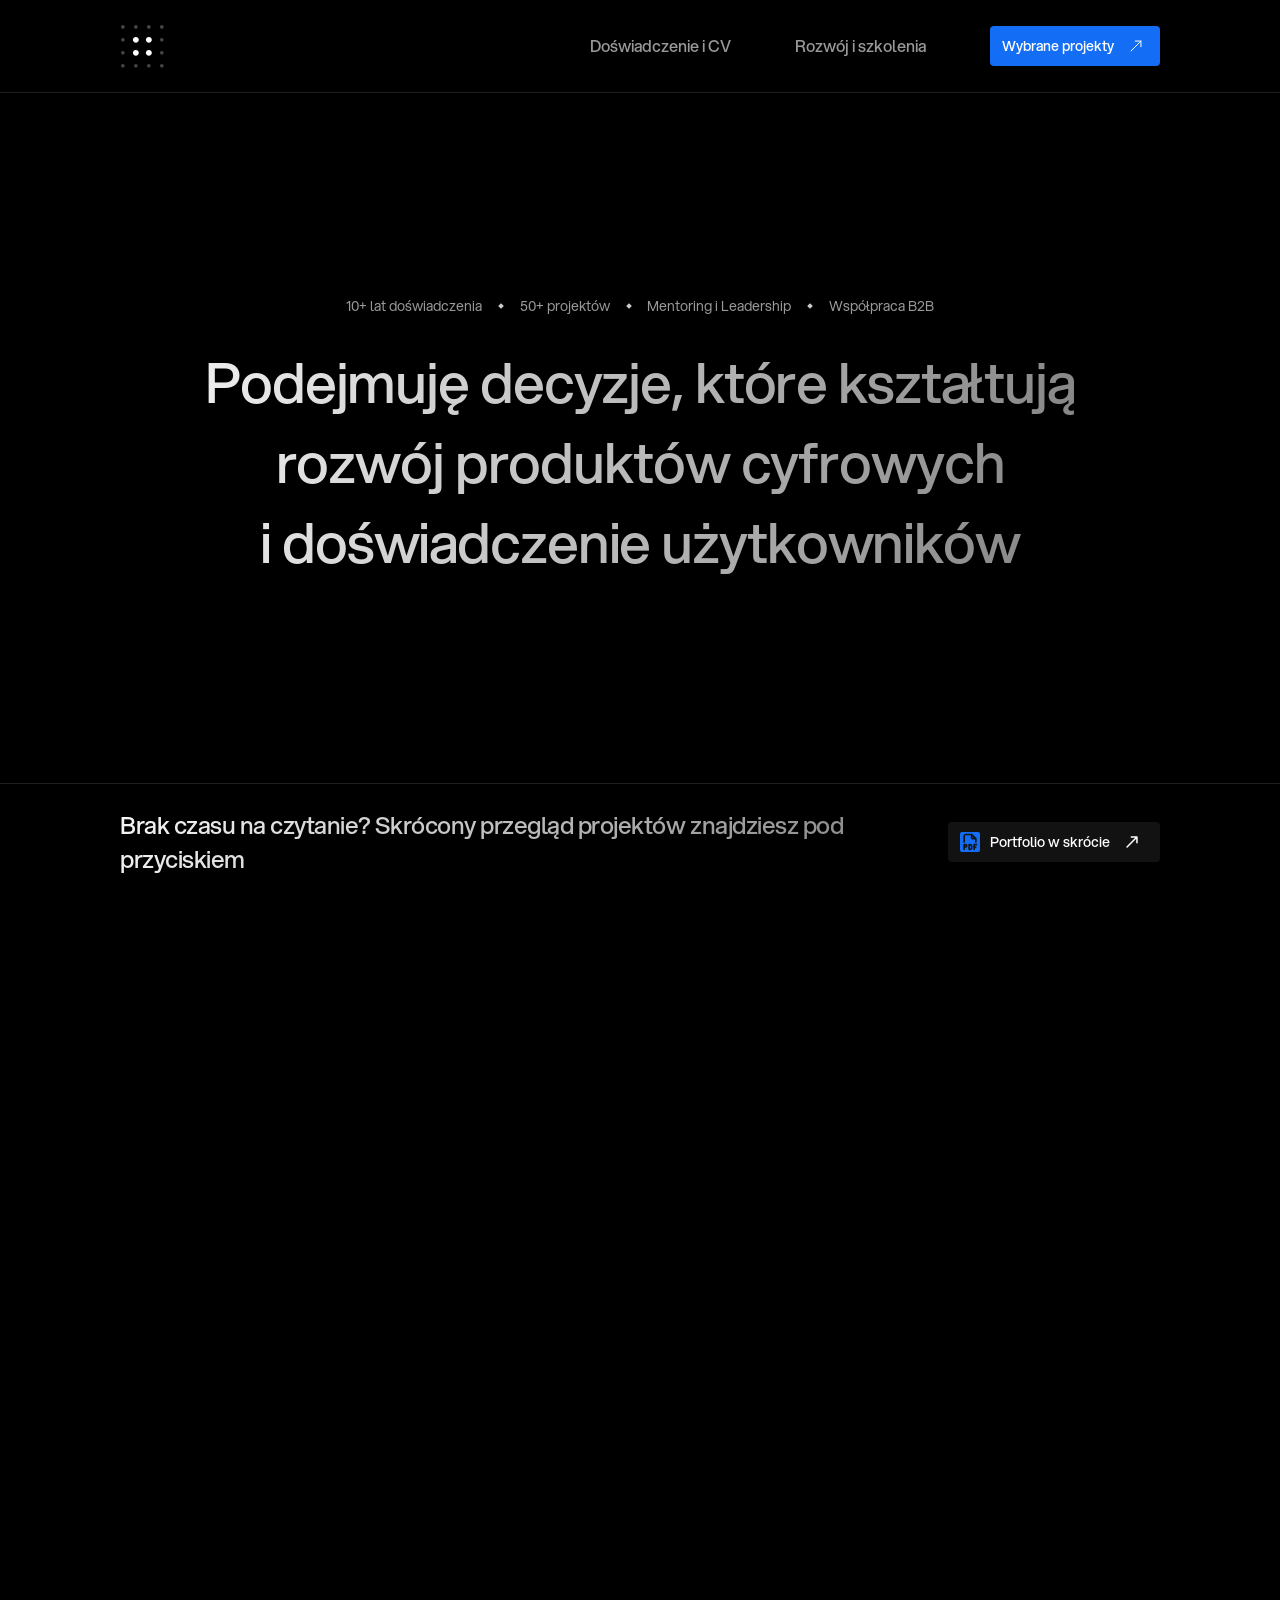
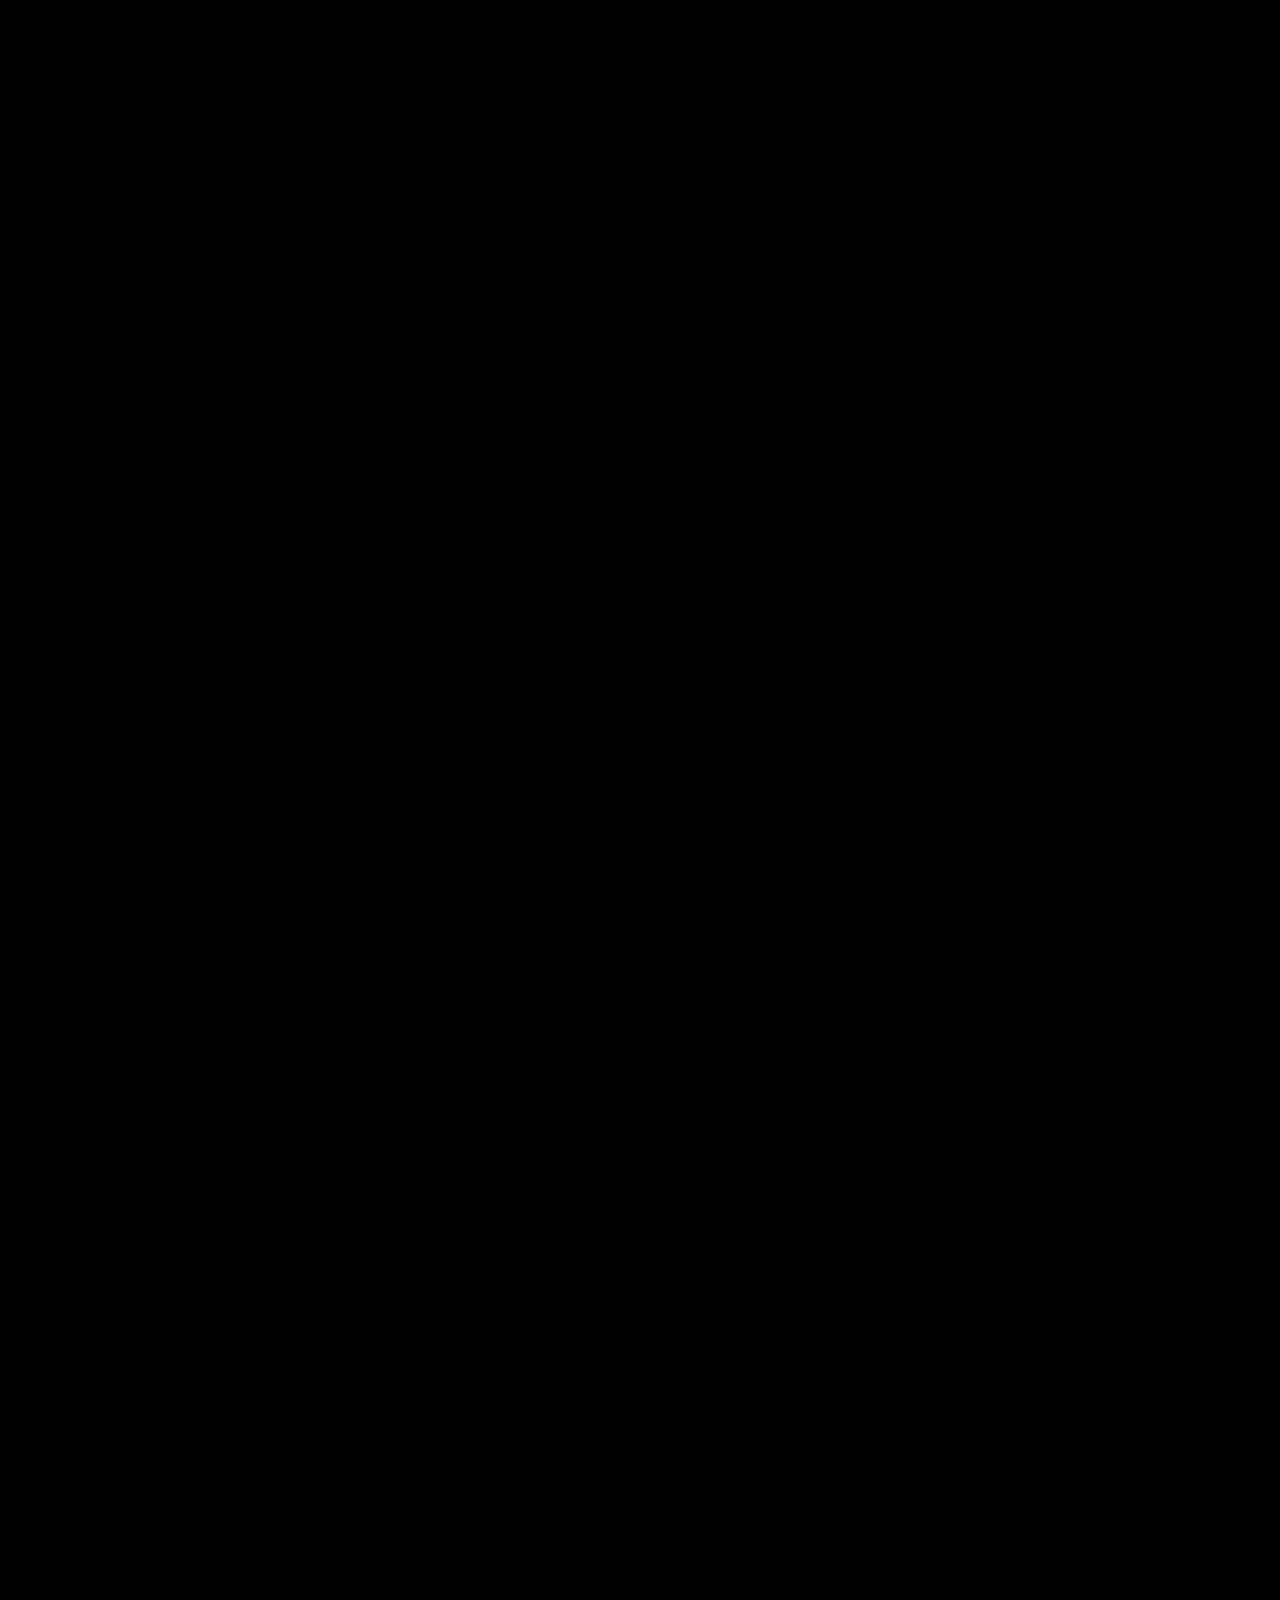
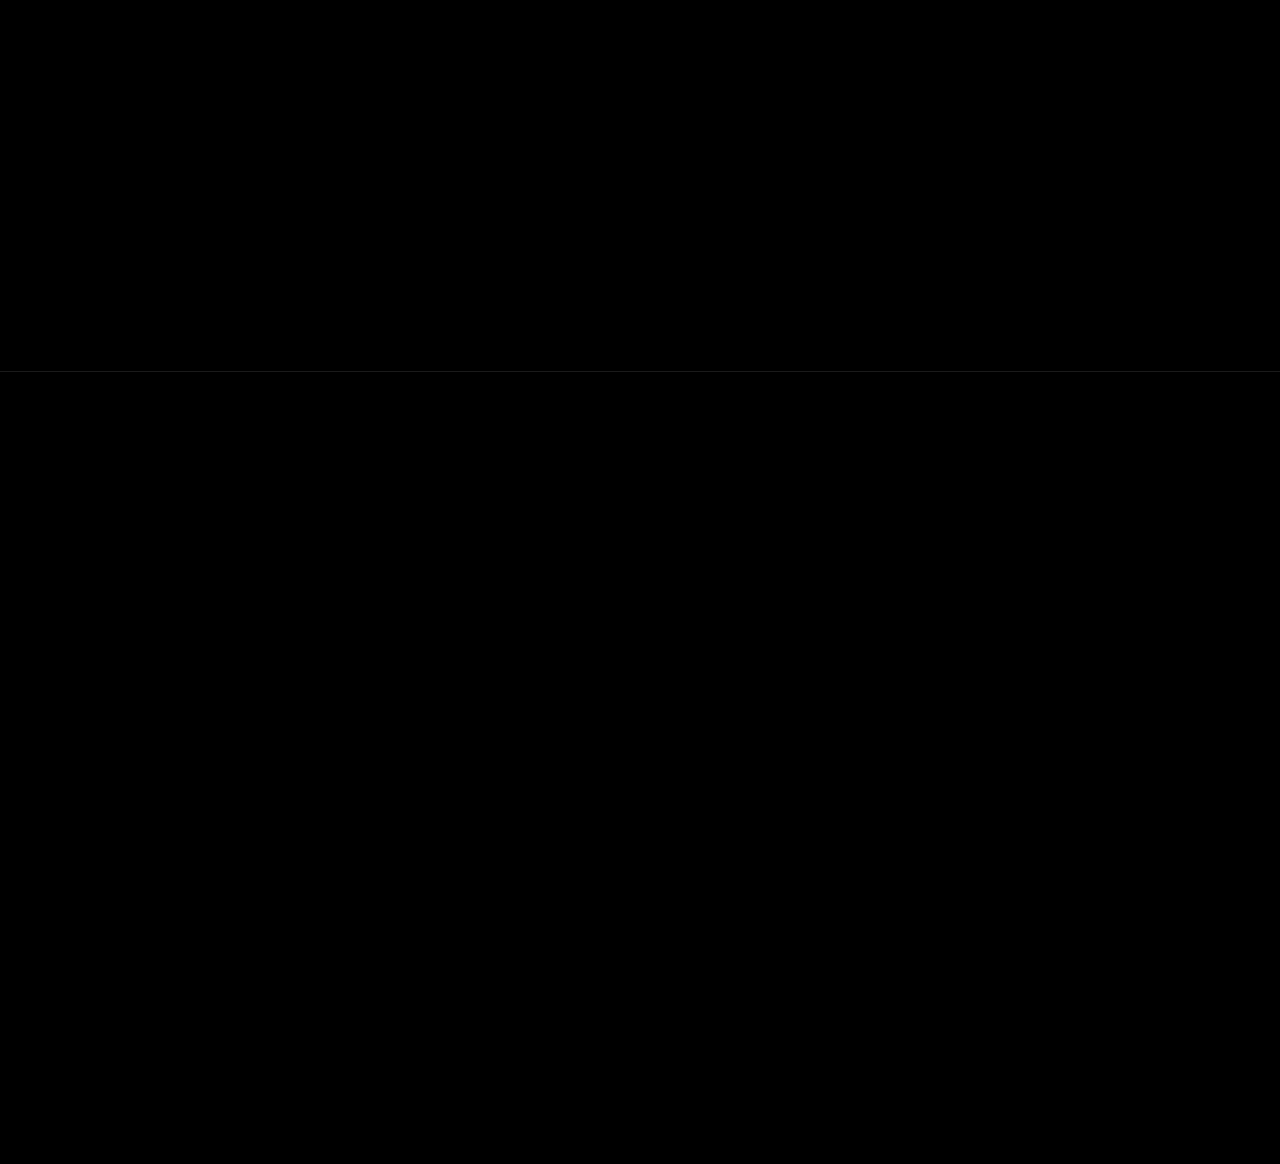
<file: index.html>
<!DOCTYPE html>
<html lang="pl">
<head>
  <meta charset="UTF-8">
  <meta name="robots" content="noindex, nofollow">
  <meta name="viewport" content="width=device-width, initial-scale=1.0">
  <title>Aleksandra Kuta – Senior Product Designer</title>
  <meta name="description" content="Portfolio Aleksandry Kuty – Senior Product Designer i Team Leader. 10+ lat doświadczenia, 50+ projektów.">
  <link rel="icon" type="image/svg+xml" href="assets/favicon.svg">

  <!-- Fonty Aspekta hostowane lokalnie (24.11) – 400 tekst, 500 nagłówki -->
  <link rel="preload" href="assets/fonts/Aspekta-400.woff2" as="font" type="font/woff2" crossorigin>
  <link rel="preload" href="assets/fonts/Aspekta-500.woff2" as="font" type="font/woff2" crossorigin>

  <link rel="stylesheet" href="css/style.css?v=96">
  <!-- Efekt pojawiania się treści (wariant C, 24.11): klasa przed pierwszym malowaniem – bez mignięcia. Gdy main.js się nie wczyta, po 3 s treść pokazuje się bez efektu. -->
  <script>
    if (!matchMedia('(prefers-reduced-motion: reduce)').matches && 'IntersectionObserver' in window) {
      document.documentElement.classList.add('reveal');
      setTimeout(function () { if (!window.__revealReady) document.documentElement.classList.remove('reveal'); }, 3000);
    }
  </script>
</head>
<body class="page-home" data-reveal-page>

  <!-- ============ NAWIGACJA (26.11 – web 3426:5195, mobile 3445:7811, menu mobile 3445:8281) ============ -->
  <header class="site-header">
    <nav class="nav container" aria-label="Główna nawigacja">
      <a href="index.html" class="nav__logo" aria-label="Strona główna">
        <img src="assets/icons/logo.svg" alt="" width="44" height="44">
      </a>

      <button class="nav__toggle" type="button" aria-expanded="false" aria-controls="nav-menu" aria-label="Otwórz menu">
        <img src="assets/icons/sg/menu.svg" alt="" width="24" height="24">
      </button>

      <div class="nav__menu" id="nav-menu">
        <!-- tylko menu mobilne: logo i zamknięcie -->
        <div class="nav__menu-top">
          <img src="assets/icons/logo.svg" alt="" width="44" height="44">
          <button class="nav__close" type="button" data-nav-close aria-label="Zamknij menu">
            <img src="assets/icons/sg/close.svg" alt="" width="24" height="24">
          </button>
        </div>
        <div class="nav__links">
          <a href="doswiadczenie.html" class="nav__link">Doświadczenie i CV<img class="nav__chevron" src="assets/icons/sg/chevron.svg" alt="" width="24" height="24"></a>
          <a href="rozwoj.html" class="nav__link">Rozwój i szkolenia<img class="nav__chevron" src="assets/icons/sg/chevron.svg" alt="" width="24" height="24"></a>
        </div>
        <div class="nav__cta-wrap">
          <a href="#projekty" class="btn btn--cta nav__cta">
            Wybrane projekty
            <img src="assets/icons/sg/arrow-thin.svg" alt="" width="24" height="24">
          </a>
        </div>
      </div>
    </nav>
  </header>

  <main>
    <!-- ============ HEADER / HERO ============ -->
    <section class="hero" aria-labelledby="hero-title"
      data-hero-trail="assets/images/hero/hero-4f.jpg?v=3 assets/images/hero/hero-ctrl.jpg?v=2 assets/images/hero/hero-hc.jpg?v=2 assets/images/hero/hero-esa.jpg?v=2 assets/images/hero/hero-warsztat.jpg">
      <!-- Miniatury projektów podążające za kursorem (tylko web z myszą) – lista obrazów w data-hero-trail -->
      <div class="hero__trail" aria-hidden="true"></div>
      <div class="hero__content container">
        <ul class="hero__tags" aria-label="W skrócie">
          <li>10+ lat doświadczenia</li>
          <li>50+ projektów</li>
          <li>Mentoring i Leadership</li>
          <li>Współpraca B2B</li>
        </ul>

        <h1 id="hero-title" class="hero__title">
          Podejmuję decyzje, które kształtują rozwój produktów cyfrowych i&nbsp;doświadczenie użytkowników
        </h1>
      </div>
    </section>

    <!-- ============ WYBRANE PROJEKTY (26.11 – web 3426:5206, mobile 3445:8928…9077) ============ -->
    <section class="projects" id="projekty" aria-labelledby="projects-title">
      <div class="container projects__inner">
        <div class="section-head">
          <h2 id="projects-title" class="section-head__title">Wybrane projekty</h2>
          <p class="section-head__lead">Projekty, w których odpowiadałam za proces projektowy, decyzje lub doświadczenie użytkownika</p>
        </div>

        <!-- Projekt 1: 4F (duży kafel + tekst z prawej; mobile: tytuł, tekst, zdjęcie) -->
        <div class="projects__feature projects__feature--4f">
          <div class="project project--featured">
            <a href="projekty/4f.html" class="project__media" aria-label="Aplikacja mobilna 4F – Case Study w pigułce" data-drawer-open="pigulka-4f" aria-haspopup="dialog">
              <picture>
                <source media="(max-width: 720px)" srcset="assets/images/projekty/projekt-4f-mobile.jpg">
                <img src="assets/images/projekty/projekt-4f.jpg?v=2" alt="Aplikacja mobilna 4F na ekranie telefonu" width="758" height="392" loading="lazy">
              </picture>
              <img class="project__logo" src="assets/icons/logo-4f-kafel.svg" alt="" width="64" height="64">
              <span class="project__time">5 min. czytania</span>
            </a>
            <div class="project__body">
              <ul class="meta" aria-label="Zakres">
                <li>Redesign</li>
                <li>Decyzje</li>
                <li>Wyniki</li>
                <li>Refleksja</li>
              </ul>
              <h3 class="project__title">Aplikacja mobilna 4F. Ewolucja z kanału sprzedaży w ekosystem lojalnościowy</h3>
            </div>
          </div>
          <p class="projects__note"><span class="projects__note-muted">Aplikacja mobilna generowała sprzedaż, ale</span> nie budowała długofalowej relacji z&nbsp;klientem</p>
        </div>

        <div class="projects__row">
          <!-- Projekt 2: CTRL+ -->
          <div class="project project--small">
            <a href="projekty/ctrl.html" class="project__media" aria-label="CTRL+ – Case Study w pigułce" data-drawer-open="pigulka-ctrl" aria-haspopup="dialog">
              <picture>
                <source media="(max-width: 720px)" srcset="assets/images/projekty/projekt-ctrl-mobile.jpg">
                <img src="assets/images/projekty/projekt-ctrl.jpg?v=3" alt="Szklane fiolki z płynem na czarno-białym zdjęciu" width="435" height="329" loading="lazy">
              </picture>
              <span class="project__time">X min. czytania</span>
            </a>
            <div class="project__body">
              <ul class="meta" aria-label="Zakres">
                <li>Product Discovery</li>
                <li>IDI</li>
                <li>Wyniki</li>
                <li>Refleksja</li>
              </ul>
              <h3 class="project__title">Od pomysłu do...rezygnacji, jak podjąć trudną decyzję na podstawie danych</h3>
            </div>
          </div>

          <!-- Projekt 3: Healthy Cities (Mobile Trends Awards) -->
          <div class="project project--large">
            <a href="projekty/healthy-cities.html" class="project__media" aria-label="Healthy Cities – Case Study w pigułce" data-drawer-open="pigulka-hc" aria-haspopup="dialog">
              <picture>
                <source media="(max-width: 720px)" srcset="assets/images/projekty/projekt-mta-mobile.jpg">
                <img src="assets/images/projekty/projekt-mta.jpg?v=3" alt="Ekran aplikacji LUX MED z wyzwaniem krokowym" width="685" height="392" loading="lazy">
              </picture>
              <span class="project__time">8 min. czytania</span>
            </a>
            <div class="project__body">
              <ul class="meta" aria-label="Zakres">
                <li>CSR</li>
                <li>Grywalizacja</li>
                <li>Warsztaty</li>
                <li>Refleksja</li>
              </ul>
              <h3 class="project__title">Nagroda Mobile Trends Awards 2025 za strategiczne wykorzystanie grywalizacji w budowaniu zaangażowania użytkowników</h3>
            </div>
          </div>
        </div>

        <!-- Projekt 4: Warsztat strategiczny -->
        <div class="projects__feature projects__feature--ws">
          <div class="project project--featured">
            <a href="projekty/warsztat-mvp.html" class="project__media" aria-label="Warsztat strategiczny – Case Study w pigułce" data-drawer-open="pigulka-ws" aria-haspopup="dialog">
              <picture>
                <source media="(max-width: 720px)" srcset="assets/images/projekty/projekt-warsztat-mobile.jpg">
                <img src="assets/images/projekty/projekt-warsztat.jpg" alt="Logo Dom Ciepła na czerwono-pomarańczowym tle" width="758" height="392" loading="lazy">
              </picture>
              <span class="project__time">4 min. czytania</span>
            </a>
            <div class="project__body">
              <ul class="meta" aria-label="Zakres">
                <li>Research</li>
                <li>Warsztat</li>
                <li>Odpowiedzialność</li>
                <li>Decyzje</li>
              </ul>
              <h3 class="project__title">Pięć godzin, które zmieniły wizję w zakres MVP</h3>
            </div>
          </div>
          <p class="projects__note">Klient miał fundamenty strategiczne – badania, brand i&nbsp;wizję produktu, ale brakowało planu, zakresu funkcjonalnego i&nbsp;uporządkowanego backlogu, który pozwoliłby przejść do realizacji.</p>
        </div>
      </div>
    </section>

    <!-- ============ ŚRODOWISKO PRACY (26.11 – web 3426:5256, mobile 3445:9549) ============ -->
    <section class="stack" aria-labelledby="stack-title">
      <div class="container">
        <h2 id="stack-title" class="stack__title">Środowisko pracy</h2>
      </div>
      <ul class="stack__list">
          <li class="stack__item">
            <span class="stack__label"><span class="stack__name">Miro</span><ul class="stack__tags" aria-label="Zastosowanie"><li>[ Warsztaty</li><li>Research</li><li>Planowanie ]</li></ul></span>
            <img class="stack__icon" src="assets/icons/narzedzia/lista/miro.svg" alt="" width="24" height="24">
          </li>
          <li class="stack__item">
            <span class="stack__label"><span class="stack__name">Claude</span><ul class="stack__tags" aria-label="Zastosowanie"><li>[ Projekt</li><li>Kontrola</li><li>Dokumentacja ]</li></ul></span>
            <img class="stack__icon" src="assets/icons/narzedzia/lista/claude.svg" alt="" width="24" height="25">
          </li>
          <li class="stack__item">
            <span class="stack__label"><span class="stack__name">Slack</span><ul class="stack__tags" aria-label="Zastosowanie"><li>[ Komunikacja</li><li>Współpraca ]</li></ul></span>
            <img class="stack__icon" src="assets/icons/narzedzia/lista/slack.svg" alt="" width="24" height="24">
          </li>
          <li class="stack__item">
            <span class="stack__label"><span class="stack__name">Jira</span><ul class="stack__tags" aria-label="Zastosowanie"><li>[ Backlog</li><li>Współpraca</li><li>Planowanie ]</li></ul></span>
            <img class="stack__icon" src="assets/icons/narzedzia/lista/jira.svg" alt="" width="24" height="24">
          </li>
          <li class="stack__item">
            <span class="stack__label"><span class="stack__name">Figma</span><ul class="stack__tags" aria-label="Zastosowanie"><li>[ UX/UI</li><li>Design system</li><li>Dokumentacja ]</li></ul></span>
            <img class="stack__icon" src="assets/icons/narzedzia/lista/figma.svg" alt="" width="17" height="24">
          </li>
          <li class="stack__item">
            <span class="stack__label"><span class="stack__name">Azure DevOps</span><ul class="stack__tags" aria-label="Zastosowanie"><li>[ Backlog</li><li>Współpraca</li><li>Planowanie ]</li></ul></span>
            <img class="stack__icon" src="assets/icons/narzedzia/lista/azure-devops.svg" alt="" width="24" height="24">
          </li>
          <li class="stack__item">
            <span class="stack__label"><span class="stack__name">Adobe Creative Cloud</span><ul class="stack__tags" aria-label="Zastosowanie"><li>[ Materiały marketingowe ]</li></ul></span>
            <img class="stack__icon" src="assets/icons/narzedzia/lista/adobe.svg" alt="" width="24" height="18">
          </li>
      </ul>
    </section>

    <!-- ============ DRAWERY „Case Study w pigułce” (web; klik w zdjęcie projektu – js/main.js [data-drawer-open]; na mobile zdjęcie prowadzi do pełnego case study) ============ -->
    <!-- 4F – treść z projekty/4f.html -->
    <div class="drawer" id="pigulka-4f" role="dialog" aria-modal="true" aria-labelledby="pill-title-4f" hidden>
      <div class="drawer__mask" data-drawer-close></div>
      <div class="drawer__panel pill">
        <div class="pill__scroll">
          <div class="pill__head">
            <div class="pill__heading">
              <p class="pill__meta">Senior Product Designer · Strategia · Omnichannel · Lojalność</p>
              <h2 id="pill-title-4f" class="pill__title">Aplikacja mobilna 4F | Od sprzedaży do ekosystemu lojalnościowego</h2>
            </div>
            <button type="button" class="pill__close" data-drawer-close aria-label="Zamknij"><svg viewBox="0 0 40 40" fill="none" aria-hidden="true"><path d="M30 10L10 30M10 10L30 30" stroke="currentColor" stroke-width="2.5" stroke-linecap="round" stroke-linejoin="round"/></svg></button>
          </div>
          <section class="pill__block" aria-labelledby="pill-challenge-4f">
            <h3 id="pill-challenge-4f" class="pill__subtitle">Wyzwanie biznesowe</h3>
            <p class="pill__text">Aplikacja sprzedawała, ale nie budowała długofalowej relacji z klientami. 87% porzuceń koszyka i niewykorzystany potencjał lojalności w salonach</p>
          </section>
          <section class="pill__tile" aria-labelledby="pill-findings-4f">
            <h3 id="pill-findings-4f" class="pill__subtitle">3 kluczowe decyzje</h3>
            <ol class="findings">
              <li class="finding"><h4 class="finding__title">4F TEAM</h4><p class="finding__desc">Program lojalnościowy oparty na punktach i benefitach</p></li>
              <li class="finding"><h4 class="finding__title">Skrócenie checkoutu z 4 do 2 kroków</h4><p class="finding__desc">Mniej kroków, BLIK na pierwszym planie wraz z portfelami cyfrowymi</p></li>
              <li class="finding"><h4 class="finding__title">Konto jako centrum relacji</h4><p class="finding__desc">Personalizacja, grywalizacja i omnichannel</p></li>
            </ol>
          </section>
          <section class="pill__effects" aria-labelledby="pill-effects-4f">
            <h3 id="pill-effects-4f" class="pill__subtitle pill__subtitle--decision">Efekty biznesowe</h3>
            <ul class="effects">
              <li class="effect"><span class="effect__value">+50%</span><span class="effect__label">Przychodów ze sprzedaży w aplikacji r/r</span></li>
              <li class="effect"><span class="effect__value">1,05M</span><span class="effect__label">Nowych członków programu 4F TEAM</span></li>
              <li class="effect"><span class="effect__value">9,37/10</span><span class="effect__label">Na podstawie 32 tys. odpowiedzi</span></li>
            </ul>
          </section>
        </div>
        <div class="pill__bar">
          <a href="projekty/4f.html" class="btn btn--cta pill__cta">Przeczytaj pełne Case Study (ok. 5 min.) <svg class="btn__icon" width="24" height="24" viewBox="0 0 24 24" fill="none" aria-hidden="true"><path d="M7.05011 16.9498L16.9496 7.05027M11.2927 7.05027H16.9496V12.7071" stroke="currentColor" stroke-width="1.5" stroke-linecap="round" stroke-linejoin="round"/></svg></a>
        </div>
      </div>
    </div>

    <!-- CTRL+ – treść z projekty/ctrl.html -->
    <div class="drawer" id="pigulka-ctrl" role="dialog" aria-modal="true" aria-labelledby="pill-title-ctrl" hidden>
      <div class="drawer__mask" data-drawer-close></div>
      <div class="drawer__panel pill">
        <div class="pill__scroll">
          <div class="pill__head">
            <div class="pill__heading">
              <p class="pill__meta">Product Designer · Discovery · 18 IDI</p>
              <h2 id="pill-title-ctrl" class="pill__title">CTRL+ | Product Discovery dla nowego produktu</h2>
            </div>
            <button type="button" class="pill__close" data-drawer-close aria-label="Zamknij"><svg viewBox="0 0 40 40" fill="none" aria-hidden="true"><path d="M30 10L10 30M10 10L30 30" stroke="currentColor" stroke-width="2.5" stroke-linecap="round" stroke-linejoin="round"/></svg></button>
          </div>
          <section class="pill__block" aria-labelledby="pill-challenge-ctrl">
            <h3 id="pill-challenge-ctrl" class="pill__subtitle">Wyzwanie biznesowe</h3>
            <p class="pill__text">Marka spożywcza planowała wejście na rynek spersonalizowanej suplementacji. Discovery miało zweryfikować potencjał biznesowy i zasadność inwestycji.</p>
          </section>
          <section class="pill__tile" aria-labelledby="pill-findings-ctrl">
            <h3 id="pill-findings-ctrl" class="pill__subtitle">3 kluczowe odkrycia</h3>
            <ol class="findings">
              <li class="finding"><h4 class="finding__title">Potrzeba ≠ gotowość do zakupu</h4><p class="finding__desc">15 z 18 badanych dostrzegało wartość personalizacji, ale barierą było zaufanie do marki i wiarygodności medycznej.</p></li>
              <li class="finding"><h4 class="finding__title">Brak realnej przewagi</h4><p class="finding__desc">Planowane funkcjonalności były już standardem u konkurencji.</p></li>
              <li class="finding"><h4 class="finding__title">Nieopłacalny model wejścia</h4><p class="finding__desc">Projekt wymagał kosztownej budowy całego ekosystemu: technologii, ekspertyzy medycznej i marketingu.</p></li>
            </ol>
          </section>
          <section class="pill__decision" aria-labelledby="pill-decision-ctrl">
            <h3 id="pill-decision-ctrl" class="pill__subtitle pill__subtitle--decision">Decyzja biznesowa</h3>
            <p class="pill__decision-text"><span class="pill__decision-lead">Zatrzymanie projektu przed fazą UI/DEV</span><br>Zamiast inwestować w produkt o niepotwierdzonym potencjale, firma uniknęła kosztownego wdrożenia i mogła przekierować budżet na inne inicjatywy.</p>
          </section>
        </div>
        <div class="pill__bar">
          <a href="projekty/ctrl.html" class="btn btn--cta pill__cta">Przeczytaj pełne Case Study <svg class="btn__icon" width="24" height="24" viewBox="0 0 24 24" fill="none" aria-hidden="true"><path d="M7.05011 16.9498L16.9496 7.05027M11.2927 7.05027H16.9496V12.7071" stroke="currentColor" stroke-width="1.5" stroke-linecap="round" stroke-linejoin="round"/></svg></a>
        </div>
      </div>
    </div>

    <!-- Healthy Cities – PLACEHOLDER (treść w przygotowaniu) -->
    <div class="drawer" id="pigulka-hc" role="dialog" aria-modal="true" aria-labelledby="pill-title-hc" hidden>
      <div class="drawer__mask" data-drawer-close></div>
      <div class="drawer__panel pill">
        <div class="pill__scroll">
          <div class="pill__head">
            <div class="pill__heading">
              <p class="pill__meta">[Rola] · [Zakres] · [Metody]</p>
              <h2 id="pill-title-hc" class="pill__title">Healthy Cities | [Tytuł case study]</h2>
            </div>
            <button type="button" class="pill__close" data-drawer-close aria-label="Zamknij"><svg viewBox="0 0 40 40" fill="none" aria-hidden="true"><path d="M30 10L10 30M10 10L30 30" stroke="currentColor" stroke-width="2.5" stroke-linecap="round" stroke-linejoin="round"/></svg></button>
          </div>
          <section class="pill__block" aria-labelledby="pill-challenge-hc">
            <h3 id="pill-challenge-hc" class="pill__subtitle">Wyzwanie biznesowe</h3>
            <p class="pill__text">[Placeholder] Opis wyzwania biznesowego – treść w przygotowaniu.</p>
          </section>
          <section class="pill__tile" aria-labelledby="pill-findings-hc">
            <h3 id="pill-findings-hc" class="pill__subtitle">3 kluczowe [odkrycia / decyzje]</h3>
            <ol class="findings">
              <li class="finding"><h4 class="finding__title">[Punkt 1]</h4><p class="finding__desc">[Placeholder] Krótki opis – treść w przygotowaniu.</p></li>
              <li class="finding"><h4 class="finding__title">[Punkt 2]</h4><p class="finding__desc">[Placeholder] Krótki opis – treść w przygotowaniu.</p></li>
              <li class="finding"><h4 class="finding__title">[Punkt 3]</h4><p class="finding__desc">[Placeholder] Krótki opis – treść w przygotowaniu.</p></li>
            </ol>
          </section>
          <section class="pill__decision" aria-labelledby="pill-decision-hc">
            <h3 id="pill-decision-hc" class="pill__subtitle pill__subtitle--decision">[Efekt / decyzja]</h3>
            <p class="pill__decision-text"><span class="pill__decision-lead">[Placeholder] Najważniejszy wynik</span><br>Treść w przygotowaniu.</p>
          </section>
        </div>
        <div class="pill__bar">
          <a href="projekty/healthy-cities.html" class="btn btn--cta pill__cta">Przeczytaj pełne Case Study <svg class="btn__icon" width="24" height="24" viewBox="0 0 24 24" fill="none" aria-hidden="true"><path d="M7.05011 16.9498L16.9496 7.05027M11.2927 7.05027H16.9496V12.7071" stroke="currentColor" stroke-width="1.5" stroke-linecap="round" stroke-linejoin="round"/></svg></a>
        </div>
      </div>
    </div>
    <!-- ============ DRAWER Warsztat – kopia z projekty/warsztat-mvp.html (przy zmianach treści aktualizować oba miejsca + warsztat-mvp-w-pigulce.html) ============ -->
    <div class="drawer" id="pigulka-ws" role="dialog" aria-modal="true" aria-labelledby="pill-title-ws" hidden>
      <div class="drawer__mask" data-drawer-close></div>
      <div class="drawer__panel pill">
        <div class="pill__scroll">
          <div class="pill__head">
            <div class="pill__heading">
              <p class="pill__meta">Facylitacja · Discovery &amp; Define · 5 h · 11 osób</p>
              <h2 id="pill-title-ws" class="pill__title">Warsztat strategiczny | Od wizji do zakresu MVP</h2>
            </div>
            <button type="button" class="pill__close" data-drawer-close aria-label="Zamknij"><svg viewBox="0 0 40 40" fill="none" aria-hidden="true"><path d="M30 10L10 30M10 10L30 30" stroke="currentColor" stroke-width="2.5" stroke-linecap="round" stroke-linejoin="round"/></svg></button>
          </div>
          <section class="pill__block" aria-labelledby="pill-challenge-ws">
            <h3 id="pill-challenge-ws" class="pill__subtitle">Problem</h3>
            <p class="pill__text">Klient miał badania, brand i wizję, ale nie miał zakresu. Bez niego nie było wyceny ani startu prac.</p>
          </section>
          <section class="pill__tile" aria-labelledby="pill-findings-ws">
            <h3 id="pill-findings-ws" class="pill__subtitle">Co zrobiłam</h3>
            <ol class="findings">
              <li class="finding"><h4 class="finding__title">Benchmarki przypięte do lęków</h4><p class="finding__desc">Przykłady z rynku pokazywane przez insighty z badań, a nie przez estetykę.</p></li>
              <li class="finding"><h4 class="finding__title">Service Blueprint zamiast listy funkcji</h4><p class="finding__desc">Pytanie „kto to obsłuży?” oddzielało MVP od życzeń.</p></li>
              <li class="finding"><h4 class="finding__title">Wykonawcy przy stole</h4><p class="finding__desc">Backend, frontend i QA sprawdzali wykonalność w trakcie decyzji.</p></li>
            </ol>
          </section>
          <section class="pill__effects" aria-labelledby="pill-effects-ws">
            <h3 id="pill-effects-ws" class="pill__subtitle pill__subtitle--decision">Wynik</h3>
            <ul class="effects">
              <li class="effect"><span class="effect__value">135</span><span class="effect__label">Wymagań w specyfikacji z ustaleń warsztatu</span></li>
              <li class="effect"><span class="effect__value">7 faz</span><span class="effect__label">Service Blueprintu i 7 filarów portalu</span></li>
              <li class="effect"><span class="effect__value">&lt; 11 tyg.</span><span class="effect__label">Do pierwszej działającej wersji</span></li>
            </ul>
          </section>
        </div>
        <div class="pill__bar">
          <a href="projekty/warsztat-mvp.html" class="btn btn--cta pill__cta">Przeczytaj pełne Case Study (ok. 4 min.) <svg class="btn__icon" width="24" height="24" viewBox="0 0 24 24" fill="none" aria-hidden="true"><path d="M7.05011 16.9498L16.9496 7.05027M11.2927 7.05027H16.9496V12.7071" stroke="currentColor" stroke-width="1.5" stroke-linecap="round" stroke-linejoin="round"/></svg></a>
        </div>
      </div>
    </div>
  </main>

  <!-- ============ STOPKA (26.11 – web 3426:5273, mobile 3445:9717) ============ -->
  <footer class="home-footer">
    <div class="container home-footer__inner">
      <p class="home-footer__tag"><span class="home-footer__dot" aria-hidden="true"></span>Senior Product Designer</p>
      <div class="home-footer__main">
        <p class="home-footer__title">Dziękuję za poświęcony czas i zapraszam do kontaktu</p>
        <a href="https://www.linkedin.com/in/aleksandrakuta92" class="home-footer__cta" target="_blank" rel="noopener">
          <img src="assets/icons/sg/linkedin.svg" alt="" width="20" height="20">
          Odezwij się na Linkedin
          <img src="assets/icons/sg/arrow.svg" alt="" width="24" height="24">
        </a>
      </div>
      <div class="home-footer__bottom">
        <a class="home-footer__contact" href="mailto:kuta.aleksandra92@gmail.com">kuta.aleksandra92@gmail.com</a>
        <p class="home-footer__copy">© 2026 Aleksandra Kuta</p>
        <a class="home-footer__contact home-footer__contact--end" href="tel:+48535831500">PL: +48 535 831 500</a>
      </div>
    </div>
  </footer>

  <!-- ============ BANER „Portfolio w skrócie” (26.11 – web 3442:2766, mobile 3445:10039) – przyklejony do dołu ekranu.
       Link do skróconego portfolio – DO UZUPEŁNIENIA (Ola podeśle); na razie przycisk nieaktywny. ============ -->
  <aside class="sg-banner" aria-label="Portfolio w skrócie">
    <p class="sg-banner__text">Brak czasu na czytanie? Skrócony przegląd projektów znajdziesz pod przyciskiem</p>
    <a class="sg-banner__btn" role="link" aria-disabled="true" data-todo="link do skróconego portfolio">
      <img src="assets/icons/sg/pdf.svg" alt="" width="20" height="20">
      Portfolio w skrócie
      <img src="assets/icons/sg/arrow.svg" alt="" width="24" height="24">
    </a>
  </aside>

  <script src="js/main.js?v=96"></script>
</body>
</html>
</file>
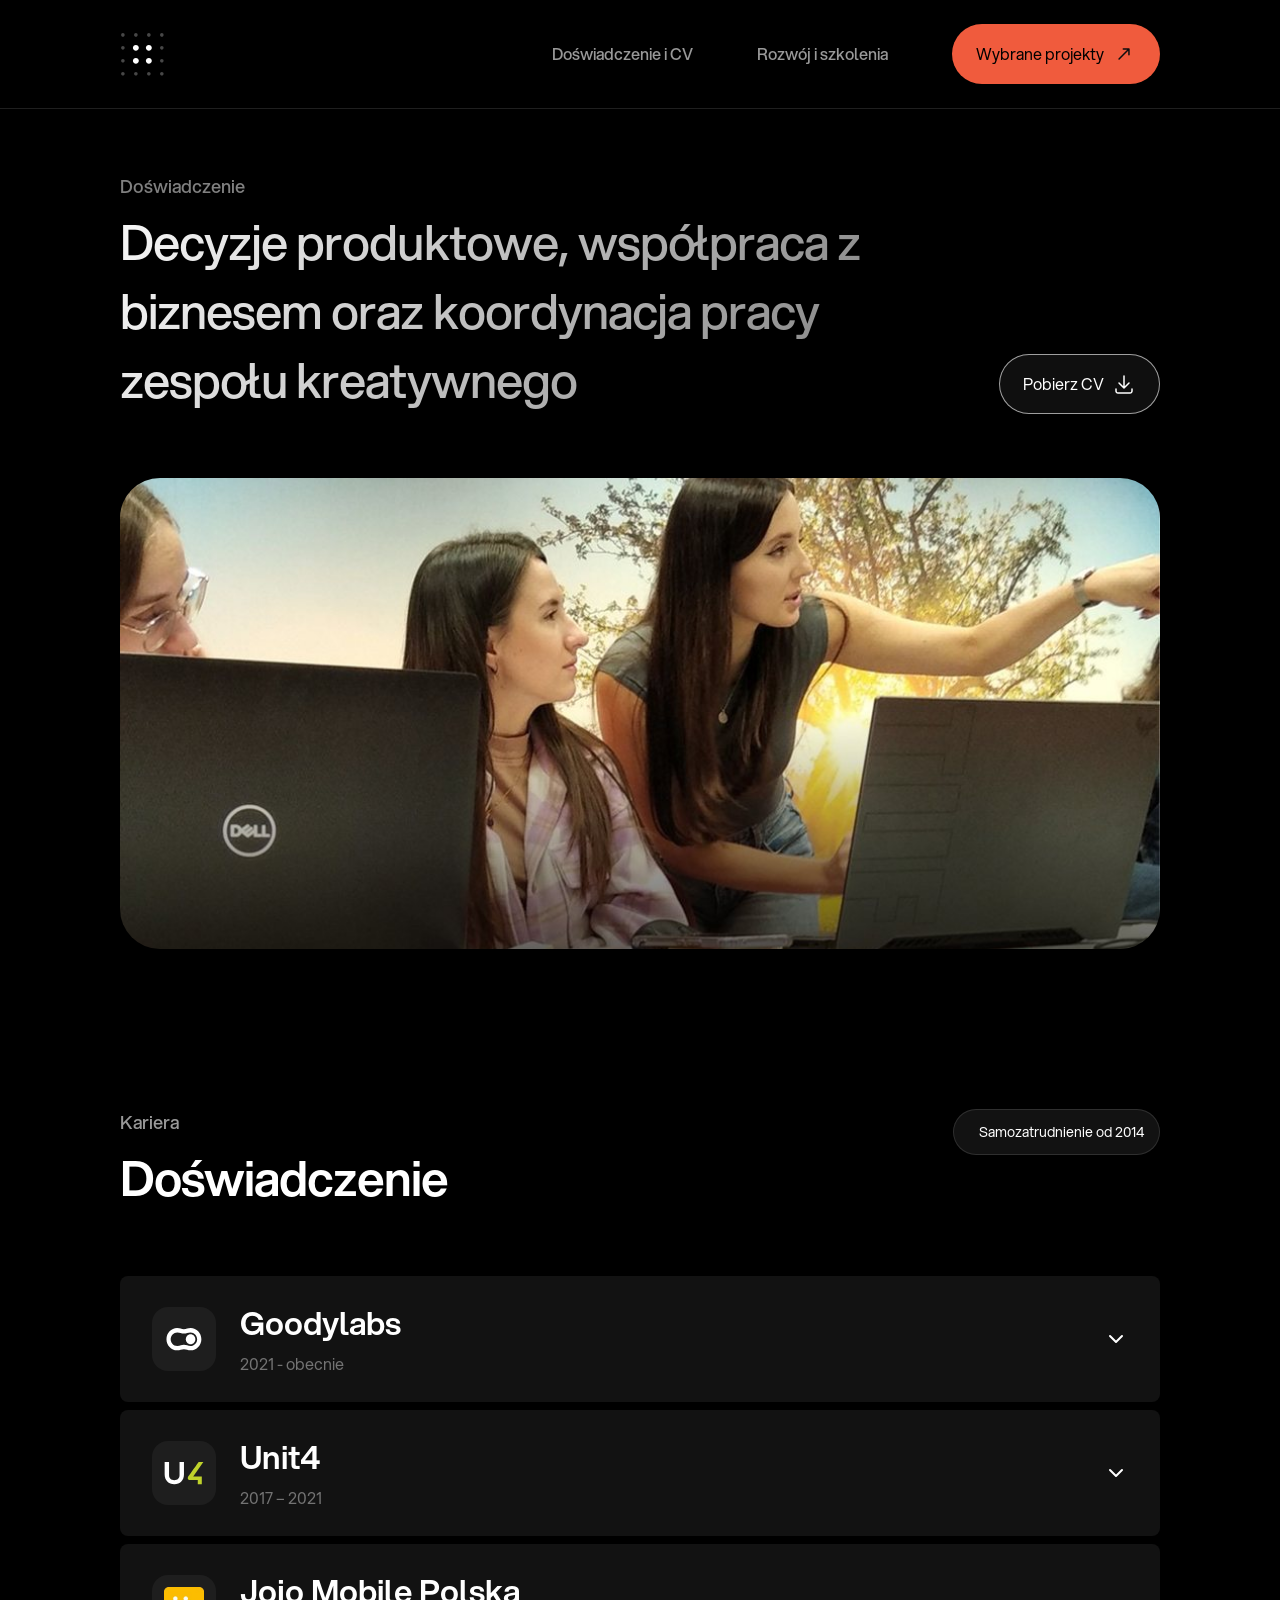
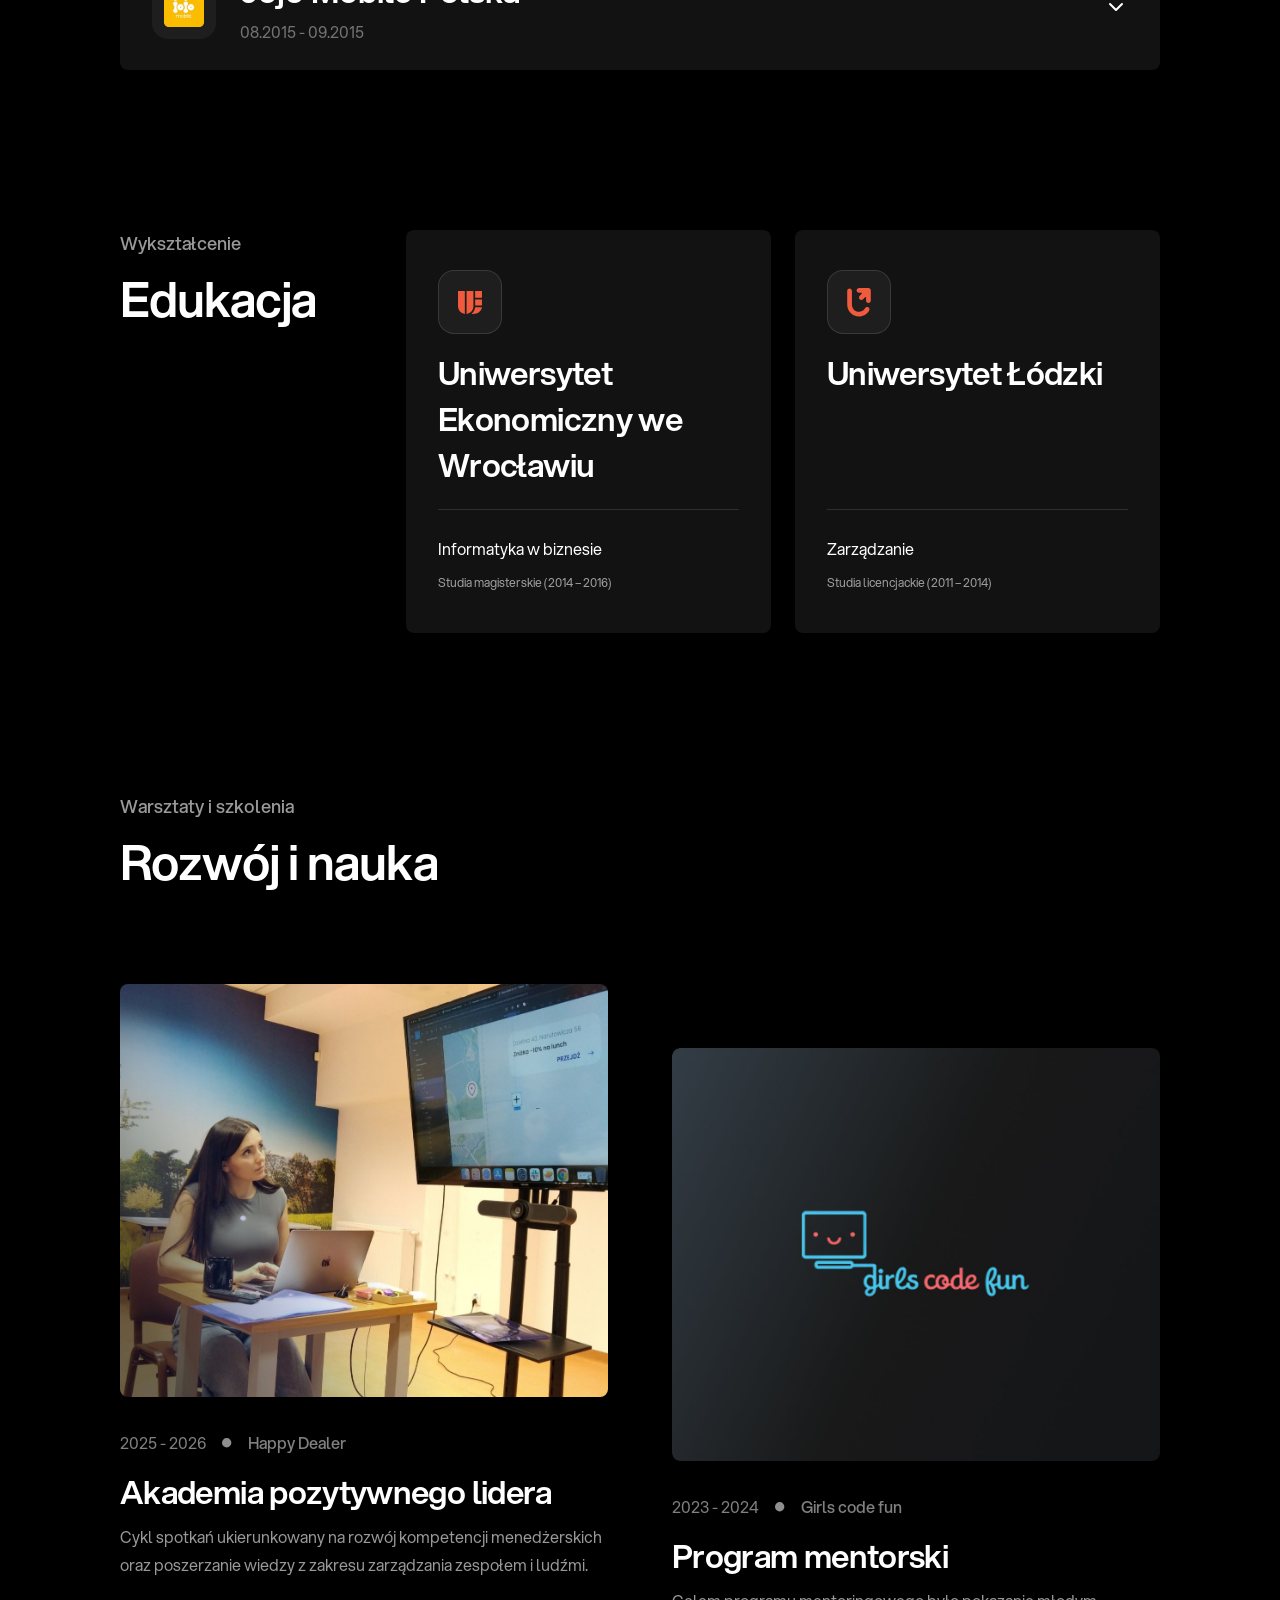
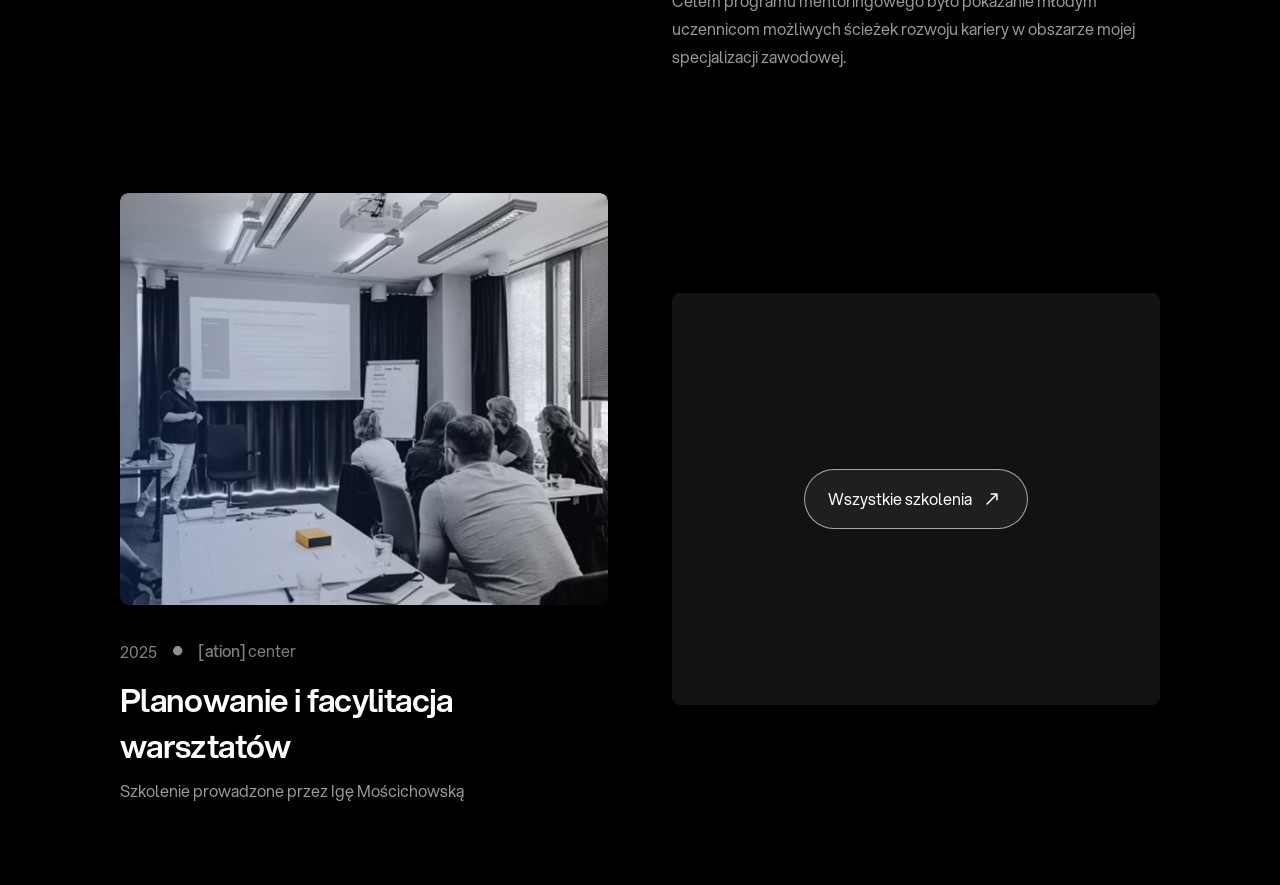
<file: doswiadczenie.html>
<!DOCTYPE html>
<html lang="pl">
<head>
  <meta charset="UTF-8">
  <meta name="robots" content="noindex, nofollow">
  <meta name="viewport" content="width=device-width, initial-scale=1.0">
  <title>Doświadczenie i CV – Aleksandra Kuta</title>
  <meta name="description" content="Doświadczenie: decyzje produktowe, współpraca z biznesem oraz koordynacja pracy zespołu kreatywnego.">
  <link rel="icon" type="image/svg+xml" href="assets/favicon.svg">
  <!-- Fonty Aspekta hostowane lokalnie (24.11) – 400 tekst, 500 nagłówki -->
  <link rel="preload" href="assets/fonts/Aspekta-400.woff2" as="font" type="font/woff2" crossorigin>
  <link rel="preload" href="assets/fonts/Aspekta-500.woff2" as="font" type="font/woff2" crossorigin>

  <link rel="stylesheet" href="css/style.css?v=96">
</head>
<body>

  <!-- ============ NAWIGACJA ============ -->
  <header class="site-header">
    <nav class="nav container" aria-label="Główna nawigacja">
      <a href="index.html" class="nav__logo" aria-label="Strona główna">
        <img src="assets/icons/logo.svg" alt="" width="44" height="44">
      </a>

      <button class="nav__toggle" type="button" aria-expanded="false" aria-controls="nav-menu" aria-label="Otwórz menu">
        <img src="assets/icons/menu.svg" alt="" width="24" height="24">
      </button>

      <div class="nav__menu" id="nav-menu">
        <a href="doswiadczenie.html" class="nav__link" aria-current="page">Doświadczenie i CV</a>
        <a href="rozwoj.html" class="nav__link">Rozwój i szkolenia</a>
        <a href="index.html#projekty" class="btn btn--cta">
          Wybrane projekty
          <img src="assets/icons/arrow-up-right.svg" alt="" width="24" height="24">
        </a>
      </div>
    </nav>
  </header>

  <main>
    <!-- ============ HEADER ============ -->
    <section class="case-hero cv-hero" aria-labelledby="cv-title">
      <div class="case-hero__content cv-hero__content container">
        <div class="cv-hero__text">
          <p class="cv-hero__eyebrow">Doświadczenie</p>
          <h1 id="cv-title" class="cv-hero__title">Decyzje produktowe, współpraca z biznesem oraz koordynacja pracy zespołu kreatywnego</h1>
        </div>
        <a href="assets/cv/AleksandraKuta_SeniorUXDesigner_10lat_CV.pdf" class="btn btn--secondary" download>
          Pobierz CV
          <img src="assets/icons/download.svg" alt="" width="24" height="24">
        </a>
      </div>

      <div class="case-hero__media cv-hero__media container">
        <picture>
          <source media="(max-width: 720px)" srcset="assets/images/cv/cv-header-mobile.jpg">
          <img src="assets/images/cv/cv-header.jpg?v=2" alt="Aleksandra Kuta podczas pracy z zespołem" width="1200" height="573">
        </picture>
      </div>
    </section>

    <!-- ============ DOŚWIADCZENIE (lista rozwijana) ============ -->
    <section class="experience" aria-labelledby="experience-title">
      <div class="container experience__inner">
        <div class="experience__head">
          <div class="experience__heading">
            <p class="experience__eyebrow">Kariera</p>
            <h2 id="experience-title" class="experience__title">Doświadczenie</h2>
          </div>
          <p class="badge"><span class="tag__dot" aria-hidden="true"></span>Samozatrudnienie od 2014</p>
        </div>

        <div class="jobs">
          <details class="job">
            <summary class="job__head">
              <span class="job__logo job__logo--goodylabs"><img src="assets/icons/firmy/goodylabs.svg" alt=""></span>
              <span class="job__info">
                <span class="job__name">Goodylabs</span>
                <span class="job__dates">2021 - obecnie</span>
              </span>
              <img class="job__chevron job__chevron--down" src="assets/icons/chevron-down.svg" alt="" width="24" height="24">
              <img class="job__chevron job__chevron--up" src="assets/icons/chevron-up.svg" alt="" width="24" height="24">
            </summary>
            <div class="job__body">
              <p class="job__desc">Realizowałam projekty aplikacji mobilnych i webowych, odpowiadając za projektowanie doświadczeń użytkowników oraz rozwój produktów cyfrowych. W Goodylabs współtworzyłam aplikację CSR wyróżnioną w konkursie Mobile Trends Awards, a także zdobywałam pierwsze doświadczenia w obszarze prowadzenia zespołu kreatywnego.</p>
              <ul class="job__roles">
                <li class="job__role">
                  <span class="job__role-title">UX Team Lead</span>
                  <span class="job__role-dates">06.2024 – obecnie</span>
                </li>
                <li class="job__role">
                  <span class="job__role-title">Senior UX Designer</span>
                  <span class="job__role-dates">05.2023 – 05.2024</span>
                </li>
                <li class="job__role">
                  <span class="job__role-title">UX Designer</span>
                  <span class="job__role-dates">04.2021 – 05.2023</span>
                </li>
              </ul>
            </div>
          </details>
          <details class="job">
            <summary class="job__head">
              <span class="job__logo job__logo--unit4"><img src="assets/icons/firmy/unit4.svg" alt=""></span>
              <span class="job__info">
                <span class="job__name">Unit4</span>
                <span class="job__dates">2017 – 2021</span>
              </span>
              <img class="job__chevron job__chevron--down" src="assets/icons/chevron-down.svg" alt="" width="24" height="24">
              <img class="job__chevron job__chevron--up" src="assets/icons/chevron-up.svg" alt="" width="24" height="24">
            </summary>
            <div class="job__body">
              <p class="job__desc">Rozwijałam swoje umiejętności pracując przy dużym systemie ERP oraz Student Management System – platformie do zarządzania danymi i finansami studentów.</p>
              <ul class="job__roles">
                <li class="job__role">
                  <span class="job__role-title">Regular UX Designer</span>
                  <span class="job__role-dates">03.2018 – 03.2021</span>
                </li>
                <li class="job__role">
                  <span class="job__role-title">Associate UX Designer</span>
                  <span class="job__role-dates">03.2017 – 03.2018</span>
                </li>
                <li class="job__role">
                  <span class="job__role-title">UX Designer Intern</span>
                  <span class="job__role-dates">08.2016 – 03.2017</span>
                </li>
              </ul>
            </div>
          </details>
          <details class="job">
            <summary class="job__head">
              <span class="job__logo job__logo--jojo"><img src="assets/icons/firmy/jojo-mobile.jpg" alt=""></span>
              <span class="job__info">
                <span class="job__name">Jojo Mobile Polska</span>
                <span class="job__dates">08.2015 - 09.2015</span>
              </span>
              <img class="job__chevron job__chevron--down" src="assets/icons/chevron-down.svg" alt="" width="24" height="24">
              <img class="job__chevron job__chevron--up" src="assets/icons/chevron-up.svg" alt="" width="24" height="24">
            </summary>
            <div class="job__body">
              <p class="job__desc">Moje pierwsze komercyjne doświadczenie w obszarze UX/UI. Moim zadaniem było stworzenie strony internetowej firmy Jojo Mobile Polska, odpowiadałam za koncepcję i wdrożenie strony w narzędziu WordPress.</p>
              <ul class="job__roles">
                <li class="job__role">
                  <span class="job__role-title">Website Designer</span>
                  <span class="job__role-dates">08.2015 – 09.2015</span>
                </li>
              </ul>
            </div>
          </details>
        </div>
      </div>
    </section>
    <!-- ============ EDUKACJA ============ -->
    <section class="education" aria-labelledby="education-title">
      <div class="container education__inner">
        <div class="education__heading">
          <p class="experience__eyebrow">Wykształcenie</p>
          <h2 id="education-title" class="experience__title">Edukacja</h2>
        </div>
        <ul class="schools">
          <li class="school">
            <span class="school__logo"><img class="school__logo--ue" src="assets/icons/uczelnie/ue-wroclaw.svg" alt=""></span>
            <h3 class="school__name">Uniwersytet Ekonomiczny we Wrocławiu</h3>
            <div class="school__info">
              <p class="school__field">Informatyka w biznesie</p>
              <p class="school__degree">Studia magisterskie (2014 – 2016)</p>
            </div>
          </li>
          <li class="school">
            <span class="school__logo"><img class="school__logo--ul" src="assets/icons/uczelnie/ul-lodz.svg" alt=""></span>
            <h3 class="school__name">Uniwersytet Łódzki</h3>
            <div class="school__info">
              <p class="school__field">Zarządzanie</p>
              <p class="school__degree">Studia licencjackie (2011 – 2014)</p>
            </div>
          </li>
        </ul>
      </div>
    </section>
    <!-- ============ ROZWÓJ I NAUKA ============ -->
    <section class="trainings" id="rozwoj" aria-labelledby="trainings-title">
      <div class="container trainings__inner">
        <div class="trainings__heading">
          <p class="experience__eyebrow">Warsztaty i szkolenia</p>
          <h2 id="trainings-title" class="experience__title">Rozwój i nauka</h2>
        </div>
        <ul class="trainings__list">
          <li class="training">
            <div class="training__media"><img src="assets/images/rozwoj/akademia.jpg" alt="Aleksandra Kuta podczas spotkania Akademii pozytywnego lidera" width="568" height="480" loading="lazy"></div>
            <div class="training__body">
              <p class="training__meta">
                <span class="training__dates">2025 - 2026</span>
                <img src="assets/icons/dot-grey.svg" alt="" width="10" height="10">
                <span class="training__org">Happy Dealer</span>
              </p>
              <h3 class="training__title">Akademia pozytywnego lidera</h3>
              <p class="training__desc">Cykl spotkań ukierunkowany na rozwój kompetencji menedżerskich oraz poszerzanie wiedzy z zakresu zarządzania zespołem i ludźmi.</p>
            </div>
          </li>
          <li class="training training--offset">
            <div class="training__media"><img src="assets/images/rozwoj/girls-code-fun.jpg" alt="Logo Girls code fun" width="568" height="480" loading="lazy"></div>
            <div class="training__body">
              <p class="training__meta">
                <span class="training__dates">2023 - 2024</span>
                <img src="assets/icons/dot-grey.svg" alt="" width="10" height="10">
                <span class="training__org">Girls code fun</span>
              </p>
              <h3 class="training__title">Program mentorski</h3>
              <p class="training__desc">Celem programu mentoringowego było pokazanie młodym uczennicom możliwych ścieżek rozwoju kariery w obszarze mojej specjalizacji zawodowej.</p>
            </div>
          </li>
          <li class="training">
            <div class="training__media"><img src="assets/images/rozwoj/facylitacja.jpg" alt="Uczestnicy szkolenia z planowania i facylitacji warsztatów" width="568" height="480" loading="lazy"></div>
            <div class="training__body">
              <p class="training__meta">
                <span class="training__dates">2025</span>
                <img src="assets/icons/dot-grey.svg" alt="" width="10" height="10">
                <span class="training__org training__org--mixed"><b>[ation]</b> center</span>
              </p>
              <h3 class="training__title">Planowanie i facylitacja warsztatów</h3>
              <p class="training__desc">Szkolenie prowadzone przez Igę Mościchowską</p>
            </div>
          </li>
          <li class="trainings__more">
            <a href="rozwoj.html" class="btn btn--secondary">
              Wszystkie szkolenia
              <img src="assets/icons/arrow-up-right-white.svg" alt="" width="24" height="24">
            </a>
          </li>
        </ul>
      </div>
    </section>
  </main>

  <script src="js/main.js?v=96"></script>
</body>
</html>
</file>
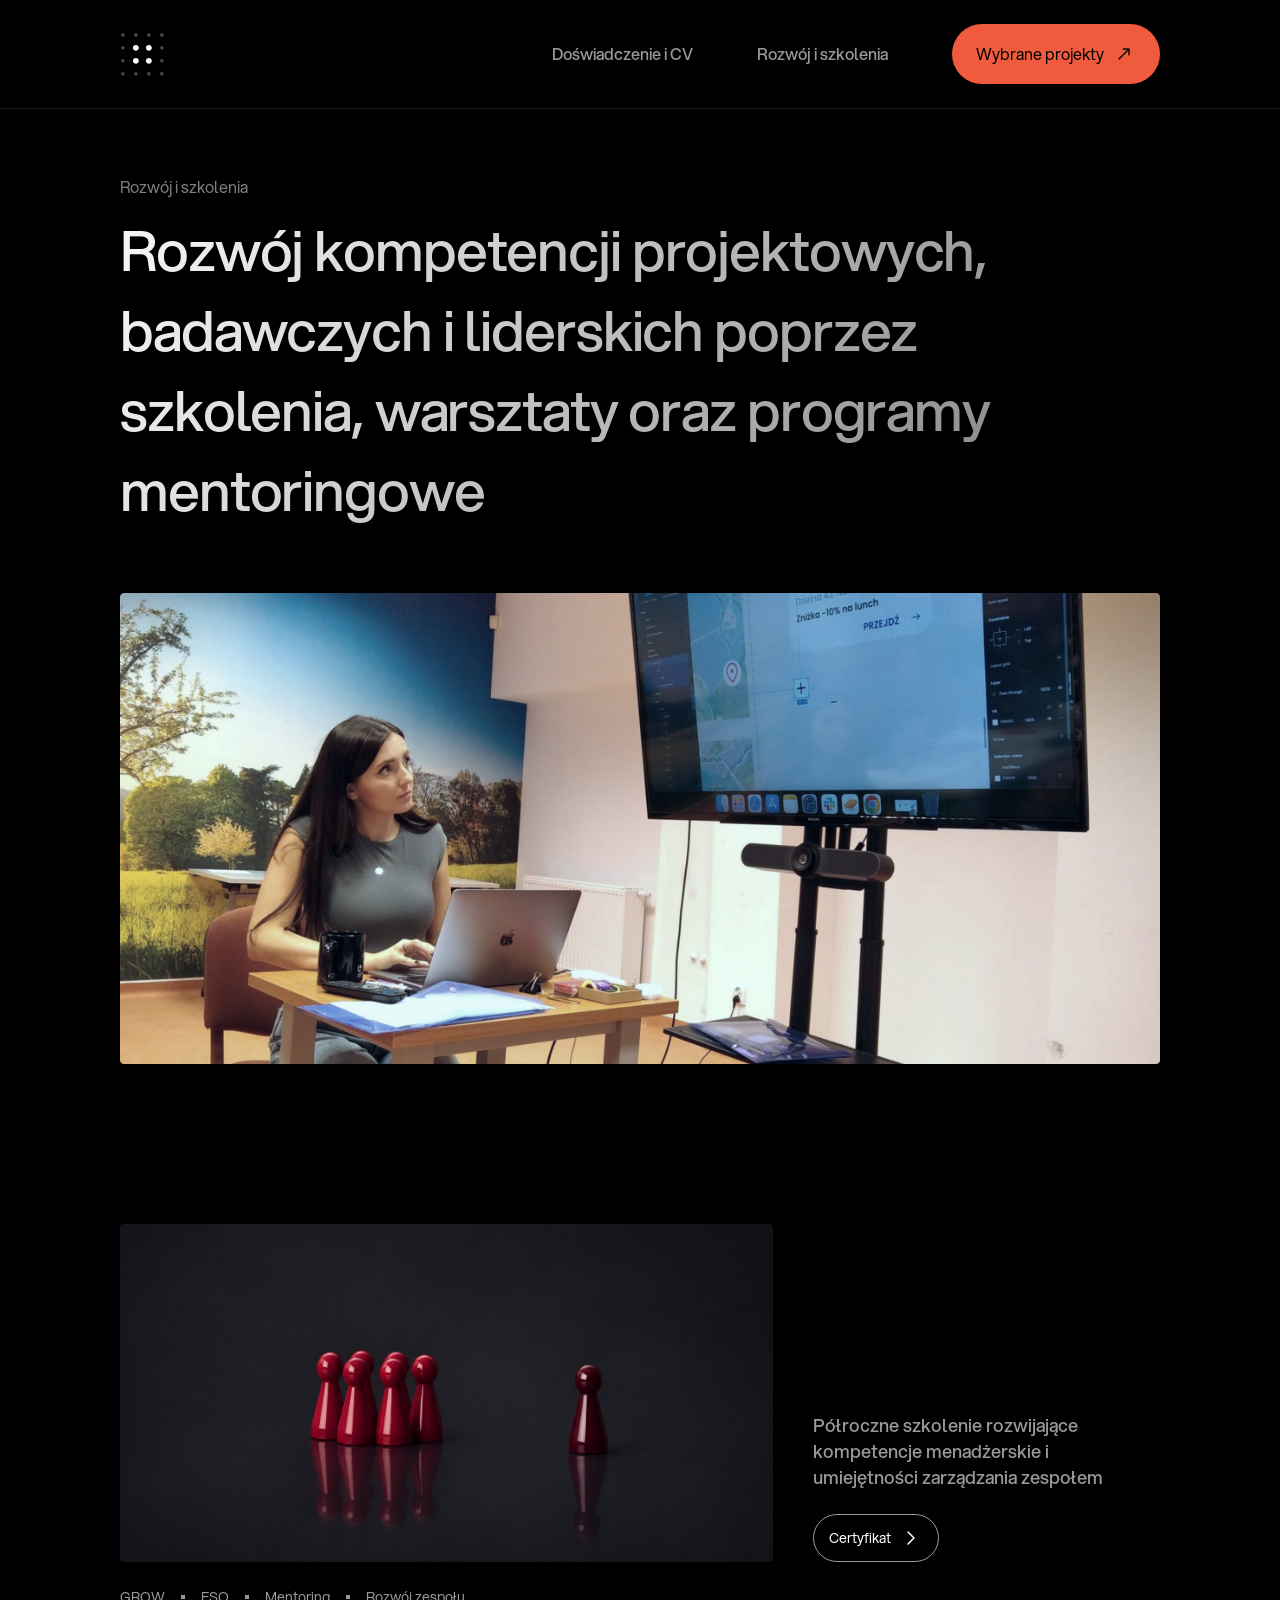
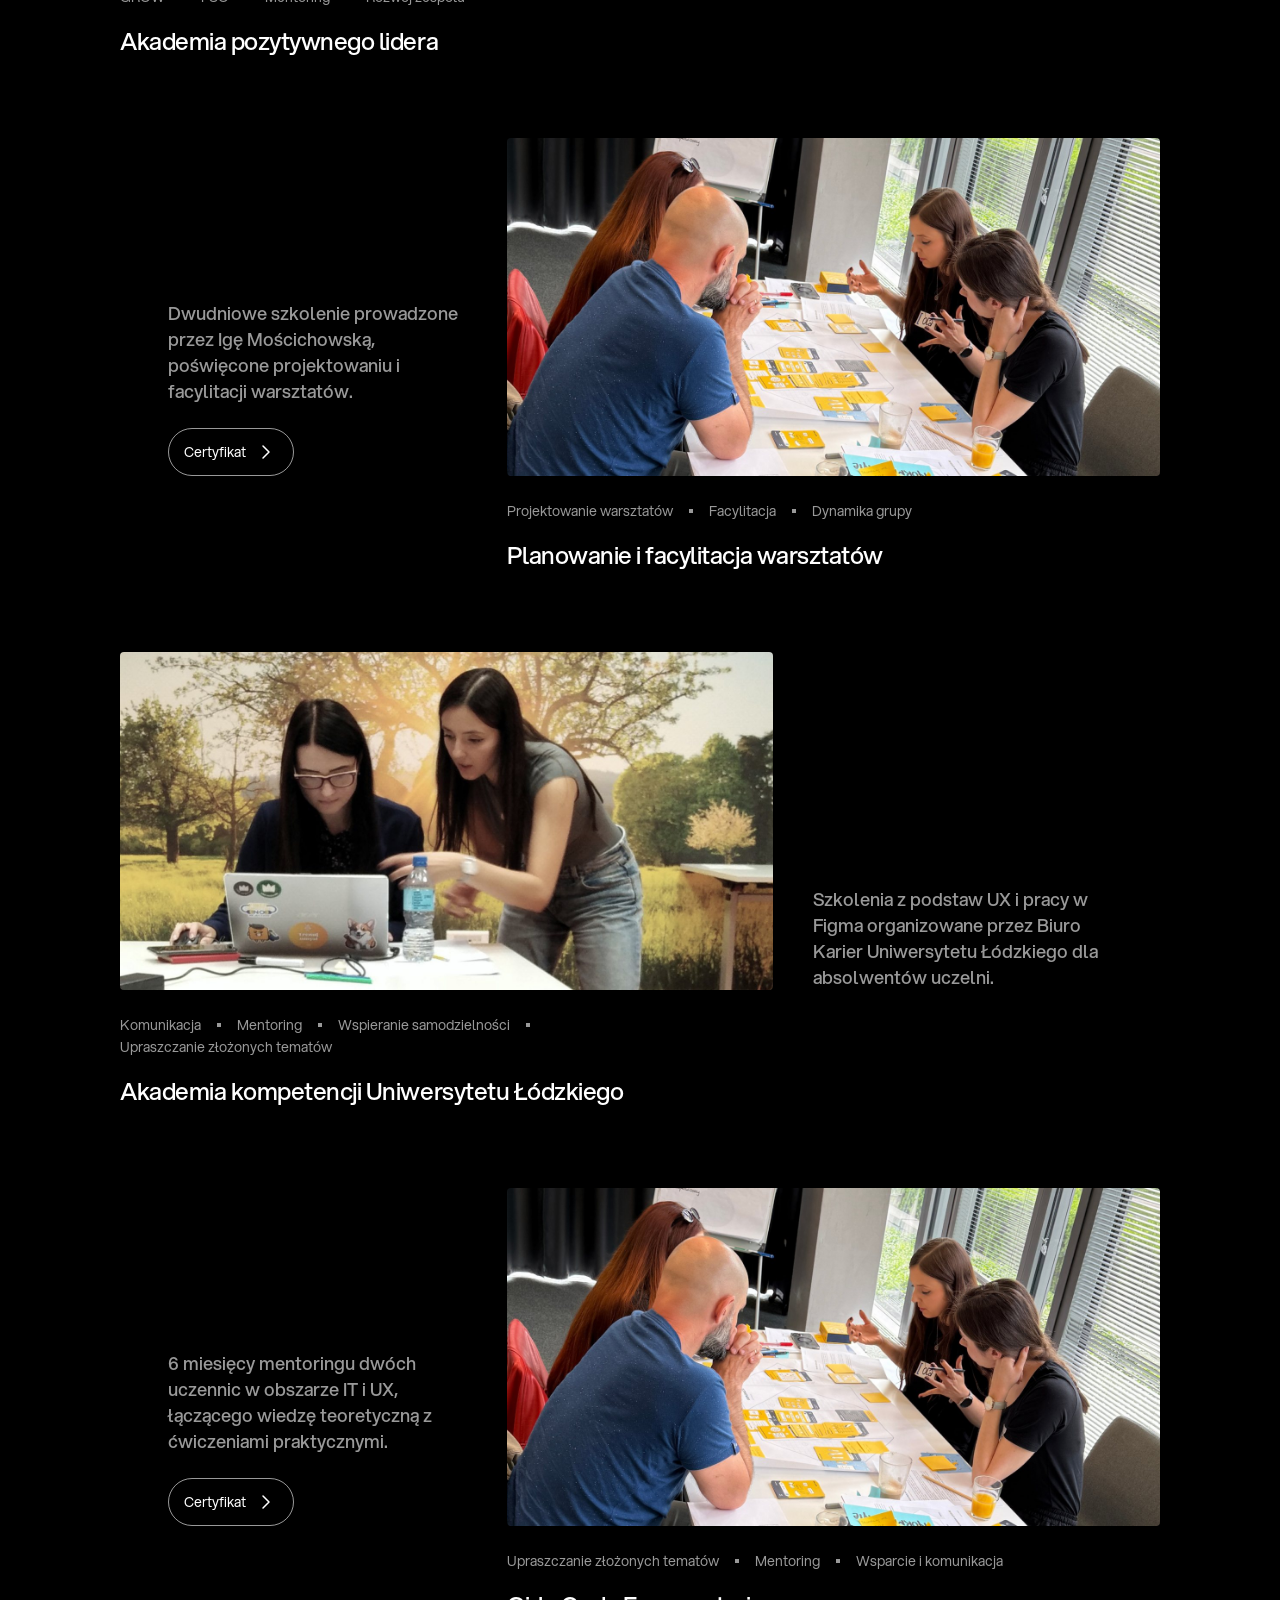
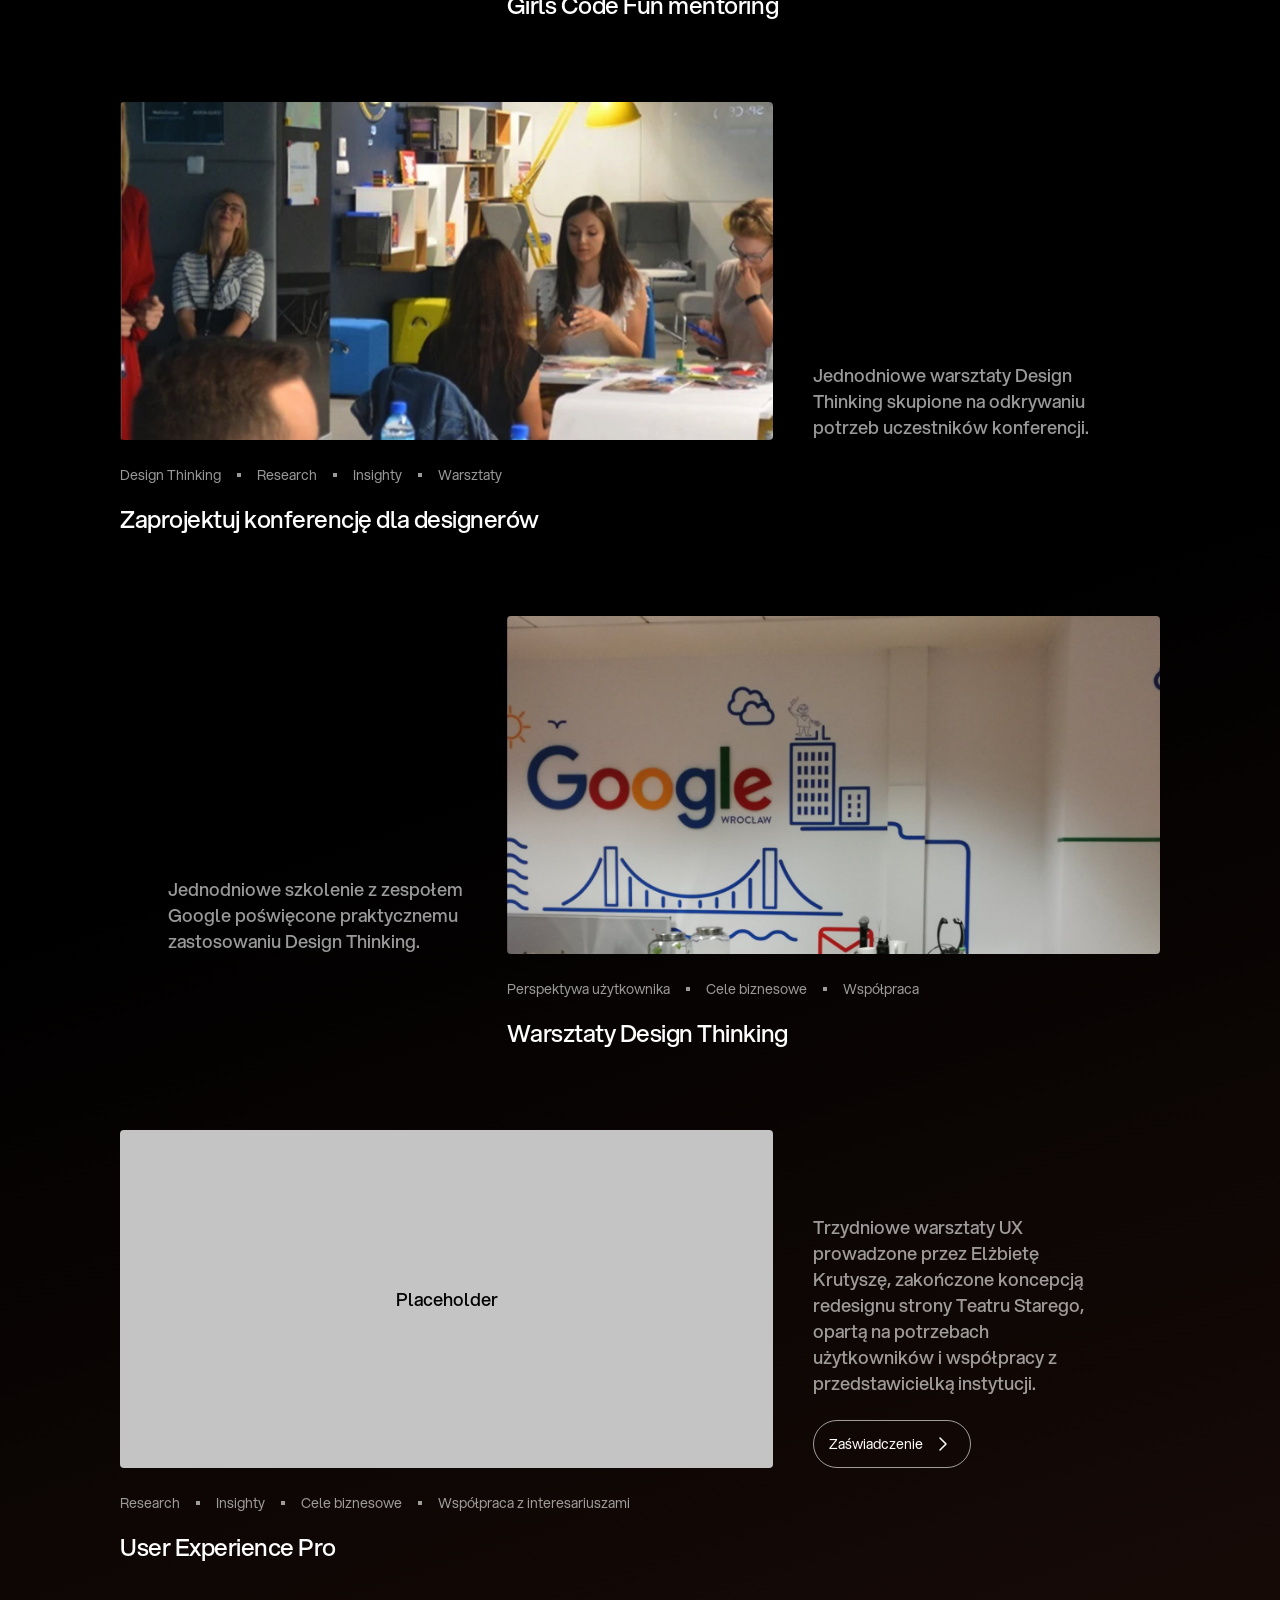
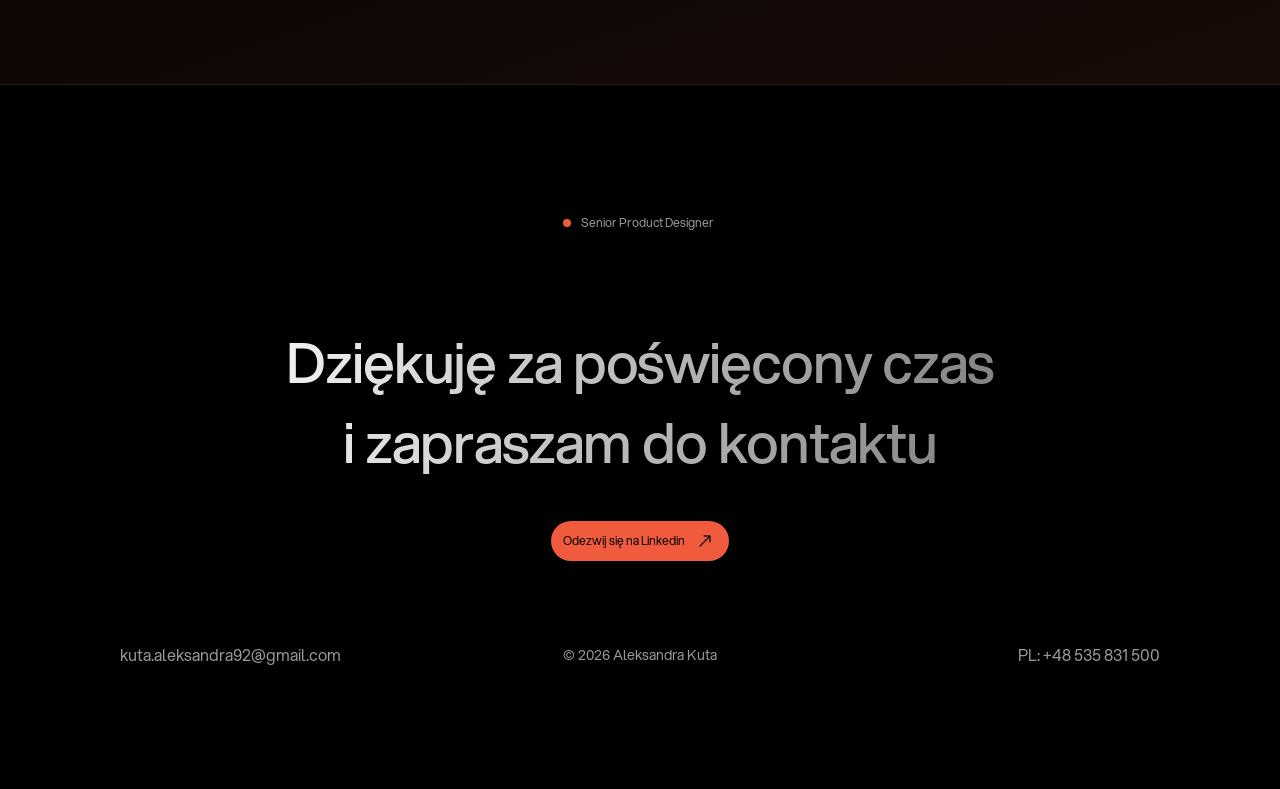
<file: rozwoj.html>
<!DOCTYPE html>
<html lang="pl">
<head>
  <meta charset="UTF-8">
  <meta name="robots" content="noindex, nofollow">
  <meta name="viewport" content="width=device-width, initial-scale=1.0">
  <title>Rozwój i szkolenia – Aleksandra Kuta</title>
  <meta name="description" content="Rozwój kompetencji projektowych, badawczych i liderskich poprzez szkolenia, warsztaty oraz programy mentoringowe.">
  <link rel="icon" type="image/svg+xml" href="assets/favicon.svg">
  <!-- Fonty Aspekta hostowane lokalnie (24.11) – 400 tekst, 500 nagłówki -->
  <link rel="preload" href="assets/fonts/Aspekta-400.woff2" as="font" type="font/woff2" crossorigin>
  <link rel="preload" href="assets/fonts/Aspekta-500.woff2" as="font" type="font/woff2" crossorigin>

  <link rel="stylesheet" href="css/style.css?v=96">
</head>
<body>

  <!-- ============ NAWIGACJA ============ -->
  <header class="site-header">
    <nav class="nav container" aria-label="Główna nawigacja">
      <a href="index.html" class="nav__logo" aria-label="Strona główna">
        <img src="assets/icons/logo.svg" alt="" width="44" height="44">
      </a>

      <button class="nav__toggle" type="button" aria-expanded="false" aria-controls="nav-menu" aria-label="Otwórz menu">
        <img src="assets/icons/menu.svg" alt="" width="24" height="24">
      </button>

      <div class="nav__menu" id="nav-menu">
        <a href="doswiadczenie.html" class="nav__link">Doświadczenie i CV</a>
        <a href="rozwoj.html" class="nav__link" aria-current="page">Rozwój i szkolenia</a>
        <a href="index.html#projekty" class="btn btn--cta">
          Wybrane projekty
          <img src="assets/icons/arrow-up-right.svg" alt="" width="24" height="24">
        </a>
      </div>
    </nav>
  </header>

  <main>
    <!-- ============ HEADER (makieta web 3324:12347) ============ -->
    <section class="page-hero" aria-labelledby="page-title">
      <div class="container page-hero__content">
        <p class="page-hero__eyebrow">Rozwój i szkolenia</p>
        <h1 id="page-title" class="page-hero__title">Rozwój kompetencji projektowych, badawczych i liderskich poprzez szkolenia, warsztaty oraz programy mentoringowe</h1>
      </div>
      <div class="case-hero__media container">
        <picture>
          <img src="assets/images/rozwoj/rozwoj-header.jpg" alt="Aleksandra Kuta prowadzi warsztaty przy ekranie z prezentacją" width="1200" height="544">
        </picture>
      </div>
    </section>

    <!-- ============ SZKOLENIA (makieta web 3324:13304; mobile – brak makiety, wersja tymczasowa) ============ -->
    <section class="courses" aria-label="Szkolenia, warsztaty i mentoring">
      <ul class="container courses__list">
        <li class="course">
          <div class="course__media"><img src="assets/images/rozwoj/rozwoj-1-akademia-lidera.jpg" alt="Czerwone pionki – grafika Akademii pozytywnego lidera" width="758" height="392" loading="lazy"></div>
          <div class="course__caption">
            <ul class="course__tags" aria-label="Obszary">
              <li>GROW</li>
              <li class="course__dot" aria-hidden="true"></li>
              <li>FSO</li>
              <li class="course__dot" aria-hidden="true"></li>
              <li>Mentoring</li>
              <li class="course__dot" aria-hidden="true"></li>
              <li>Rozwój zespołu</li>
            </ul>
            <h2 class="course__title">Akademia pozytywnego lidera</h2>
          </div>
          <div class="course__info">
            <p class="course__desc">Półroczne szkolenie rozwijające kompetencje menadżerskie i umiejętności zarządzania zespołem</p>
            <!-- link do pliku – do uzupełnienia -->
            <a class="btn btn--outline course__btn" role="link" aria-disabled="true">Certyfikat <img src="assets/icons/chevron-right.svg" alt="" width="24" height="24"></a>
          </div>
        </li>
        <li class="course course--reverse">
          <div class="course__media"><img src="assets/images/rozwoj/rozwoj-2-facylitacja.jpg" alt="Uczestnicy szkolenia z planowania i facylitacji warsztatów przy pracy z karteczkami" width="758" height="392" loading="lazy"></div>
          <div class="course__caption">
            <ul class="course__tags" aria-label="Obszary">
              <li>Projektowanie warsztatów</li>
              <li class="course__dot" aria-hidden="true"></li>
              <li>Facylitacja</li>
              <li class="course__dot" aria-hidden="true"></li>
              <li>Dynamika grupy</li>
            </ul>
            <h2 class="course__title">Planowanie i facylitacja warsztatów</h2>
          </div>
          <div class="course__info">
            <p class="course__desc">Dwudniowe szkolenie prowadzone przez Igę Mościchowską, poświęcone projektowaniu i facylitacji warsztatów.</p>
            <!-- link do pliku – do uzupełnienia -->
            <a class="btn btn--outline course__btn" role="link" aria-disabled="true">Certyfikat <img src="assets/icons/chevron-right.svg" alt="" width="24" height="24"></a>
          </div>
        </li>
        <li class="course">
          <div class="course__media"><img src="assets/images/rozwoj/rozwoj-3-akademia-ul.jpg" alt="Aleksandra Kuta pomaga uczestniczce szkolenia przy laptopie" width="758" height="392" loading="lazy"></div>
          <div class="course__caption">
            <ul class="course__tags" aria-label="Obszary">
              <li>Komunikacja</li>
              <li class="course__dot" aria-hidden="true"></li>
              <li>Mentoring</li>
              <li class="course__dot" aria-hidden="true"></li>
              <li>Wspieranie samodzielności</li>
              <li class="course__dot" aria-hidden="true"></li>
              <li>Upraszczanie złożonych tematów</li>
            </ul>
            <h2 class="course__title">Akademia kompetencji Uniwersytetu Łódzkiego</h2>
          </div>
          <div class="course__info">
            <p class="course__desc">Szkolenia z podstaw UX i pracy w Figma organizowane przez Biuro Karier Uniwersytetu Łódzkiego dla absolwentów uczelni.</p>
          </div>
        </li>
        <li class="course course--reverse">
          <div class="course__media"><img src="assets/images/rozwoj/rozwoj-4-girls-code-fun.jpg" alt="Uczestnicy warsztatów przy stole" width="758" height="392" loading="lazy"></div>
          <div class="course__caption">
            <ul class="course__tags" aria-label="Obszary">
              <li>Upraszczanie złożonych tematów</li>
              <li class="course__dot" aria-hidden="true"></li>
              <li>Mentoring</li>
              <li class="course__dot" aria-hidden="true"></li>
              <li>Wsparcie i komunikacja</li>
            </ul>
            <h2 class="course__title">Girls Code Fun mentoring</h2>
          </div>
          <div class="course__info">
            <p class="course__desc">6 miesięcy mentoringu dwóch uczennic w obszarze IT i UX, łączącego wiedzę teoretyczną z ćwiczeniami praktycznymi.</p>
            <!-- link do pliku – do uzupełnienia -->
            <a class="btn btn--outline course__btn" role="link" aria-disabled="true">Certyfikat <img src="assets/icons/chevron-right.svg" alt="" width="24" height="24"></a>
          </div>
        </li>
        <li class="course">
          <div class="course__media"><img src="assets/images/rozwoj/rozwoj-5-konferencja.jpg" alt="Uczestnicy warsztatów Design Thinking podczas konferencji" width="758" height="392" loading="lazy"></div>
          <div class="course__caption">
            <ul class="course__tags" aria-label="Obszary">
              <li>Design Thinking</li>
              <li class="course__dot" aria-hidden="true"></li>
              <li>Research</li>
              <li class="course__dot" aria-hidden="true"></li>
              <li>Insighty</li>
              <li class="course__dot" aria-hidden="true"></li>
              <li>Warsztaty</li>
            </ul>
            <h2 class="course__title">Zaprojektuj konferencję dla designerów</h2>
          </div>
          <div class="course__info">
            <p class="course__desc">Jednodniowe warsztaty Design Thinking skupione na odkrywaniu potrzeb uczestników konferencji.</p>
          </div>
        </li>
        <li class="course course--reverse">
          <div class="course__media"><img src="assets/images/rozwoj/rozwoj-6-google.jpg" alt="Ściana z logo Google w biurze" width="758" height="392" loading="lazy"></div>
          <div class="course__caption">
            <ul class="course__tags" aria-label="Obszary">
              <li>Perspektywa użytkownika</li>
              <li class="course__dot" aria-hidden="true"></li>
              <li>Cele biznesowe</li>
              <li class="course__dot" aria-hidden="true"></li>
              <li>Współpraca</li>
            </ul>
            <h2 class="course__title">Warsztaty Design Thinking</h2>
          </div>
          <div class="course__info">
            <p class="course__desc">Jednodniowe szkolenie z zespołem Google poświęcone praktycznemu zastosowaniu Design Thinking.</p>
          </div>
        </li>
        <li class="course">
          <div class="course__media course__media--placeholder"><span class="course__placeholder">Placeholder</span></div>
          <div class="course__caption">
            <ul class="course__tags" aria-label="Obszary">
              <li>Research</li>
              <li class="course__dot" aria-hidden="true"></li>
              <li>Insighty</li>
              <li class="course__dot" aria-hidden="true"></li>
              <li>Cele biznesowe</li>
              <li class="course__dot" aria-hidden="true"></li>
              <li>Współpraca z interesariuszami</li>
            </ul>
            <h2 class="course__title">User Experience Pro</h2>
          </div>
          <div class="course__info">
            <p class="course__desc">Trzydniowe warsztaty UX prowadzone przez Elżbietę Krutyszę, zakończone koncepcją redesignu strony Teatru Starego, opartą na potrzebach użytkowników i współpracy z przedstawicielką instytucji.</p>
            <!-- link do pliku – do uzupełnienia -->
            <a class="btn btn--outline course__btn" role="link" aria-disabled="true">Zaświadczenie <img src="assets/icons/chevron-right.svg" alt="" width="24" height="24"></a>
          </div>
        </li>
      </ul>
    </section>
  </main>

  <footer class="home-footer">
    <div class="container home-footer__inner">
      <p class="home-footer__tag"><span class="home-footer__dot" aria-hidden="true"></span>Senior Product Designer</p>
      <div class="home-footer__main">
        <p class="home-footer__title">Dziękuję za poświęcony czas i&nbsp;zapraszam do kontaktu</p>
        <a href="https://www.linkedin.com/in/aleksandrakuta92" class="btn btn--cta home-footer__cta" target="_blank" rel="noopener">
          Odezwij się na Linkedin
          <img src="assets/icons/arrow-up-right-dark.svg" alt="" width="24" height="24">
        </a>
      </div>
      <div class="home-footer__bottom">
        <a class="home-footer__contact" href="mailto:kuta.aleksandra92@gmail.com">kuta.aleksandra92@gmail.com</a>
        <p class="home-footer__copy">© 2026 Aleksandra Kuta</p>
        <a class="home-footer__contact home-footer__contact--end" href="tel:+48535831500">PL: +48 535 831 500</a>
      </div>
    </div>
  </footer>

  <script src="js/main.js?v=96"></script>
</body>
</html>
</file>
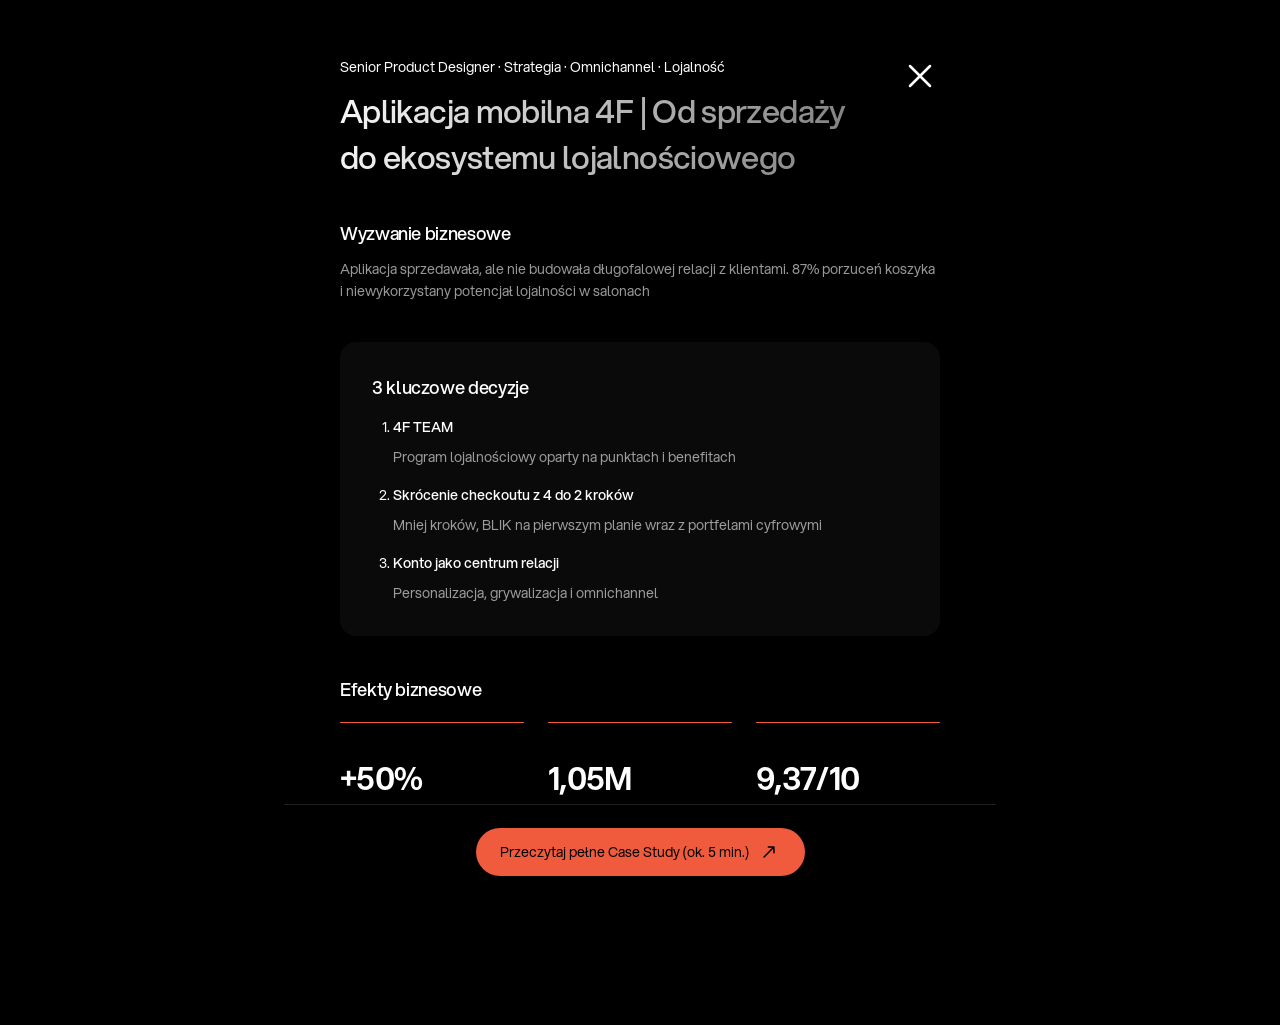
<file: projekty/4f-w-pigulce.html>
<!DOCTYPE html>
<html lang="pl">
<head>
  <meta charset="UTF-8">
  <meta name="robots" content="noindex, nofollow">
  <meta name="viewport" content="width=device-width, initial-scale=1.0">
  <title>4F w pigułce – Aleksandra Kuta</title>
  <meta name="description" content="Aplikacja mobilna 4F – case study w pigułce: wyzwanie, kluczowe decyzje i efekty biznesowe.">
  <link rel="icon" type="image/svg+xml" href="../assets/favicon.svg">
  <!-- Fonty Aspekta hostowane lokalnie (24.11) – 400 tekst, 500 nagłówki -->
  <link rel="preload" href="../assets/fonts/Aspekta-400.woff2" as="font" type="font/woff2" crossorigin>
  <link rel="preload" href="../assets/fonts/Aspekta-500.woff2" as="font" type="font/woff2" crossorigin>

  <link rel="stylesheet" href="../css/style.css?v=96">
</head>
<body class="pill-page">
  <!-- 4F – Case Study w pigułce, wersja mobile (makieta 3317:10602); na webie ta sama treść otwiera się w drawerze na 4f.html -->
  <main class="pill">
    <div class="pill__scroll">
          <div class="pill__head">
            <div class="pill__heading">
              <p class="pill__meta">Senior Product Designer · Strategia · Omnichannel · Lojalność</p>
              <h2 id="pill-title" class="pill__title">Aplikacja mobilna 4F | Od sprzedaży do ekosystemu lojalnościowego</h2>
            </div>
            <a href="4f.html" class="pill__close" data-pill-back aria-label="Zamknij i wróć do case study"><svg viewBox="0 0 40 40" fill="none" aria-hidden="true"><path d="M30 10L10 30M10 10L30 30" stroke="currentColor" stroke-width="2.5" stroke-linecap="round" stroke-linejoin="round"/></svg></a>
          </div>
          <section class="pill__block" aria-labelledby="pill-challenge">
            <h3 id="pill-challenge" class="pill__subtitle">Wyzwanie biznesowe</h3>
            <p class="pill__text">Aplikacja sprzedawała, ale nie budowała długofalowej relacji z klientami. 87% porzuceń koszyka i niewykorzystany potencjał lojalności w salonach</p>
          </section>
          <section class="pill__tile" aria-labelledby="pill-findings">
            <h3 id="pill-findings" class="pill__subtitle">3 kluczowe decyzje</h3>
            <ol class="findings">
              <li class="finding"><h4 class="finding__title">4F TEAM</h4><p class="finding__desc">Program lojalnościowy oparty na punktach i benefitach</p></li>
              <li class="finding"><h4 class="finding__title">Skrócenie checkoutu z 4 do 2 kroków</h4><p class="finding__desc">Mniej kroków, BLIK na pierwszym planie wraz z portfelami cyfrowymi</p></li>
              <li class="finding"><h4 class="finding__title">Konto jako centrum relacji</h4><p class="finding__desc">Personalizacja, grywalizacja i omnichannel</p></li>
            </ol>
          </section>
          <section class="pill__effects" aria-labelledby="pill-effects">
            <h3 id="pill-effects" class="pill__subtitle pill__subtitle--decision">Efekty biznesowe</h3>
            <ul class="effects">
              <li class="effect"><span class="effect__value">+50%</span><span class="effect__label">Przychodów ze sprzedaży w aplikacji r/r</span></li>
              <li class="effect"><span class="effect__value">1,05M</span><span class="effect__label">Nowych członków programu 4F TEAM</span></li>
              <li class="effect"><span class="effect__value">9,37/10</span><span class="effect__label">Na podstawie 32 tys. odpowiedzi</span></li>
            </ul>
          </section>
    </div>
    <div class="pill__bar">
      <a href="4f.html" class="btn btn--cta pill__cta" data-pill-back>Przeczytaj pełne Case Study (ok. 5 min.) <svg class="btn__icon" width="24" height="24" viewBox="0 0 24 24" fill="none" aria-hidden="true"><path d="M7.05011 16.9498L16.9496 7.05027M11.2927 7.05027H16.9496V12.7071" stroke="currentColor" stroke-width="1.5" stroke-linecap="round" stroke-linejoin="round"/></svg></a>
    </div>
  </main>

  <script src="../js/main.js?v=96"></script>
</body>
</html>
</file>
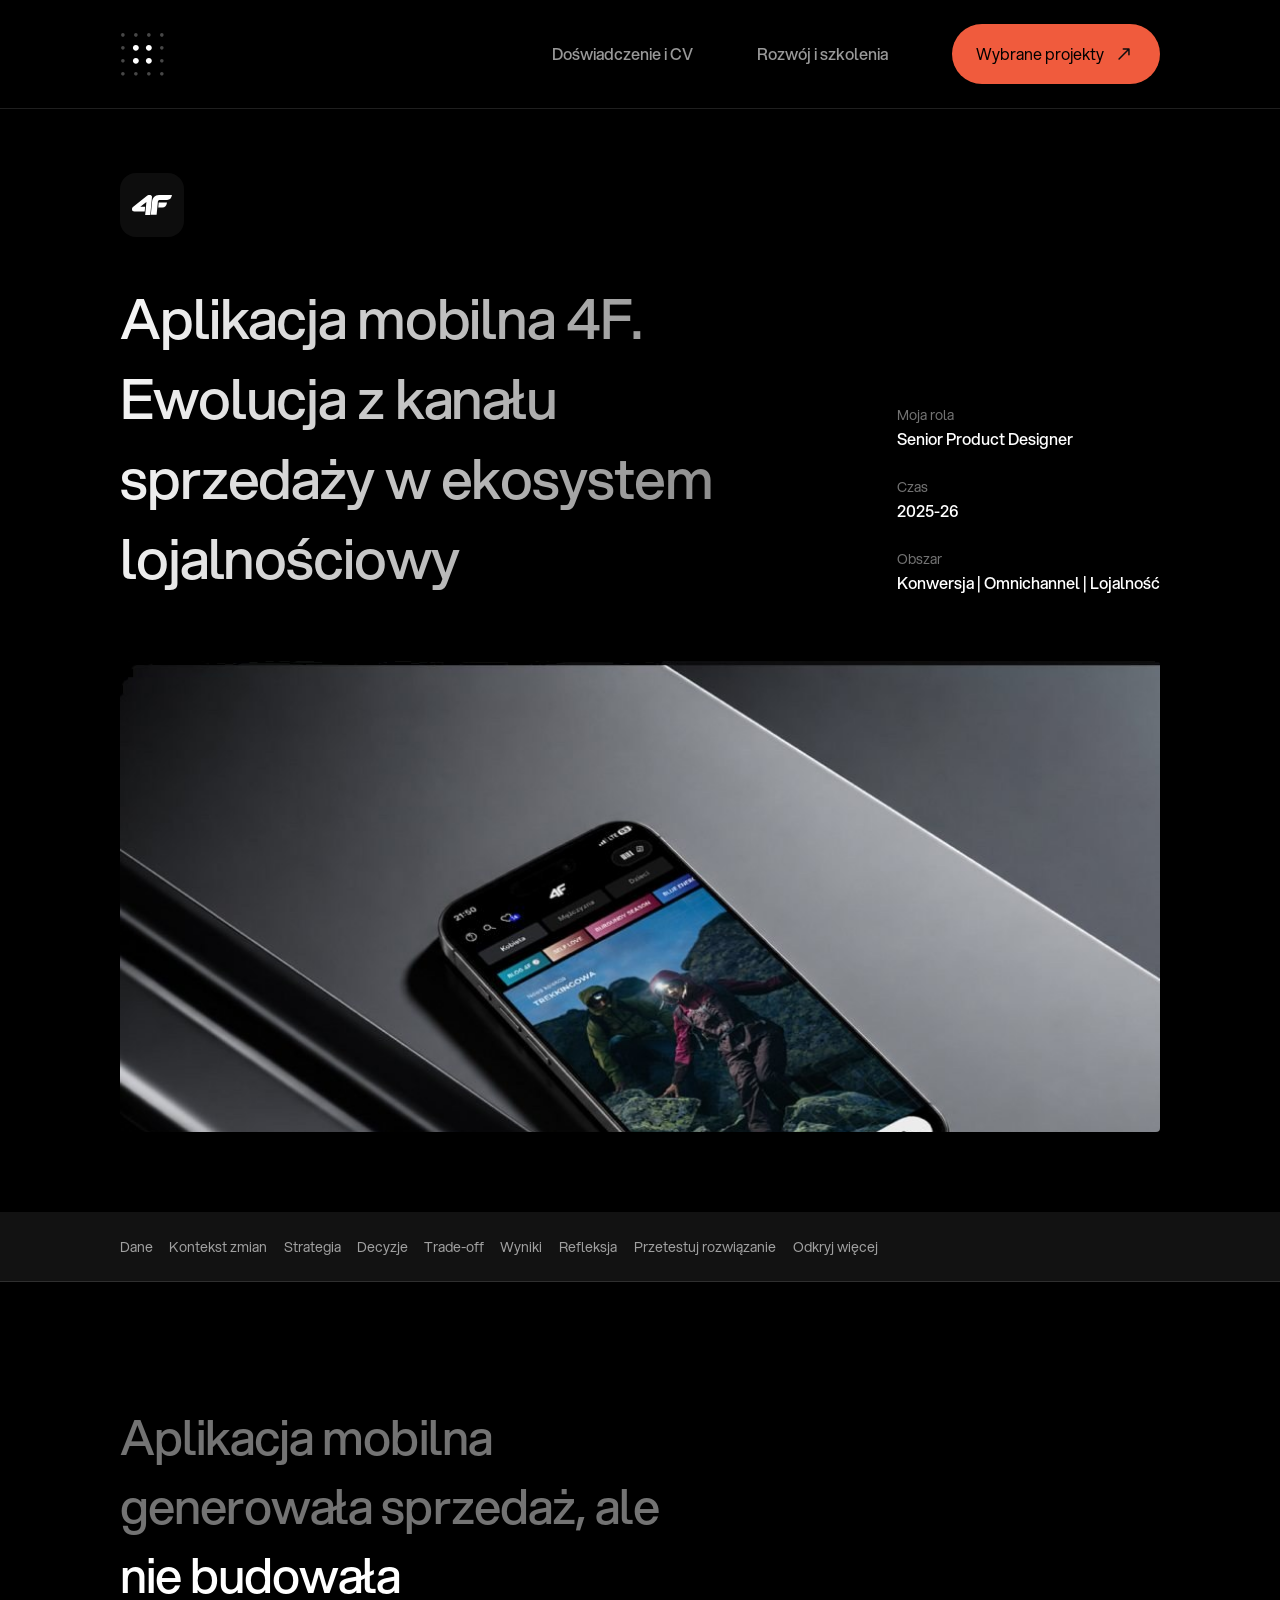
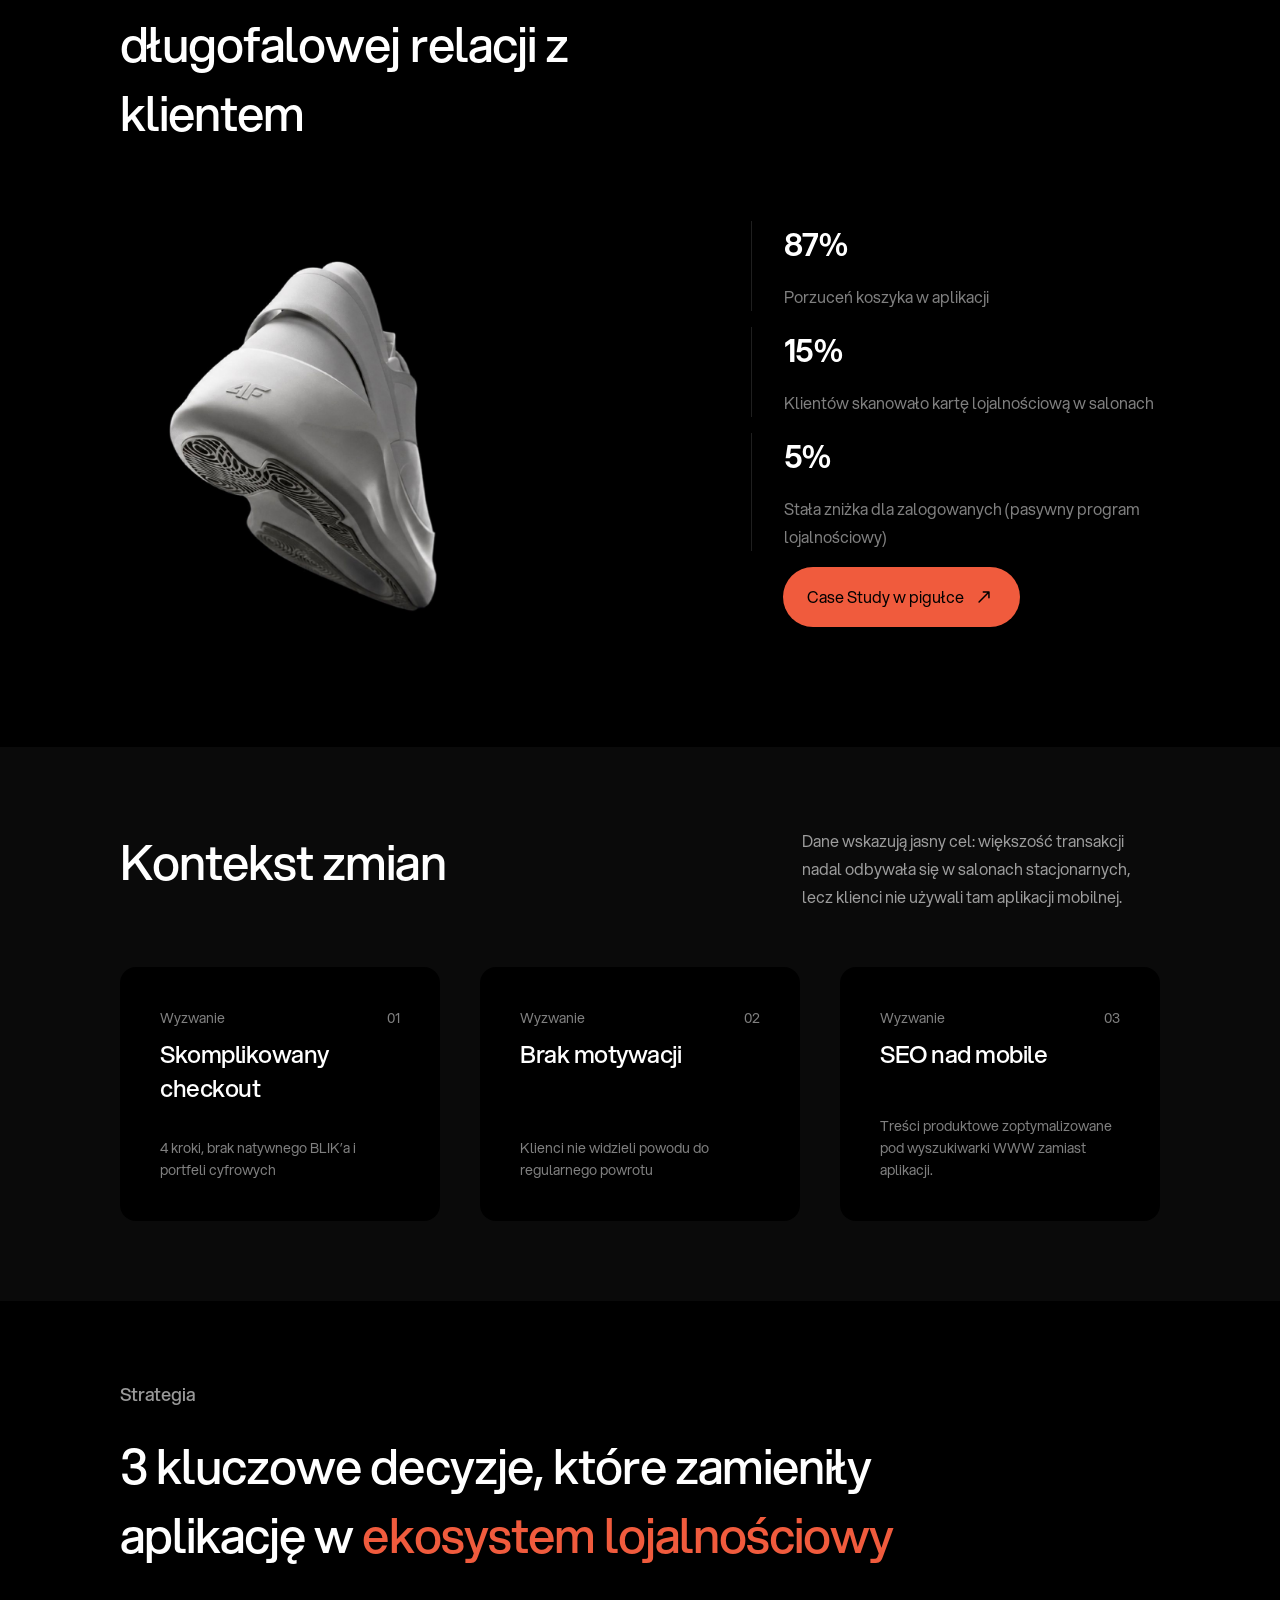
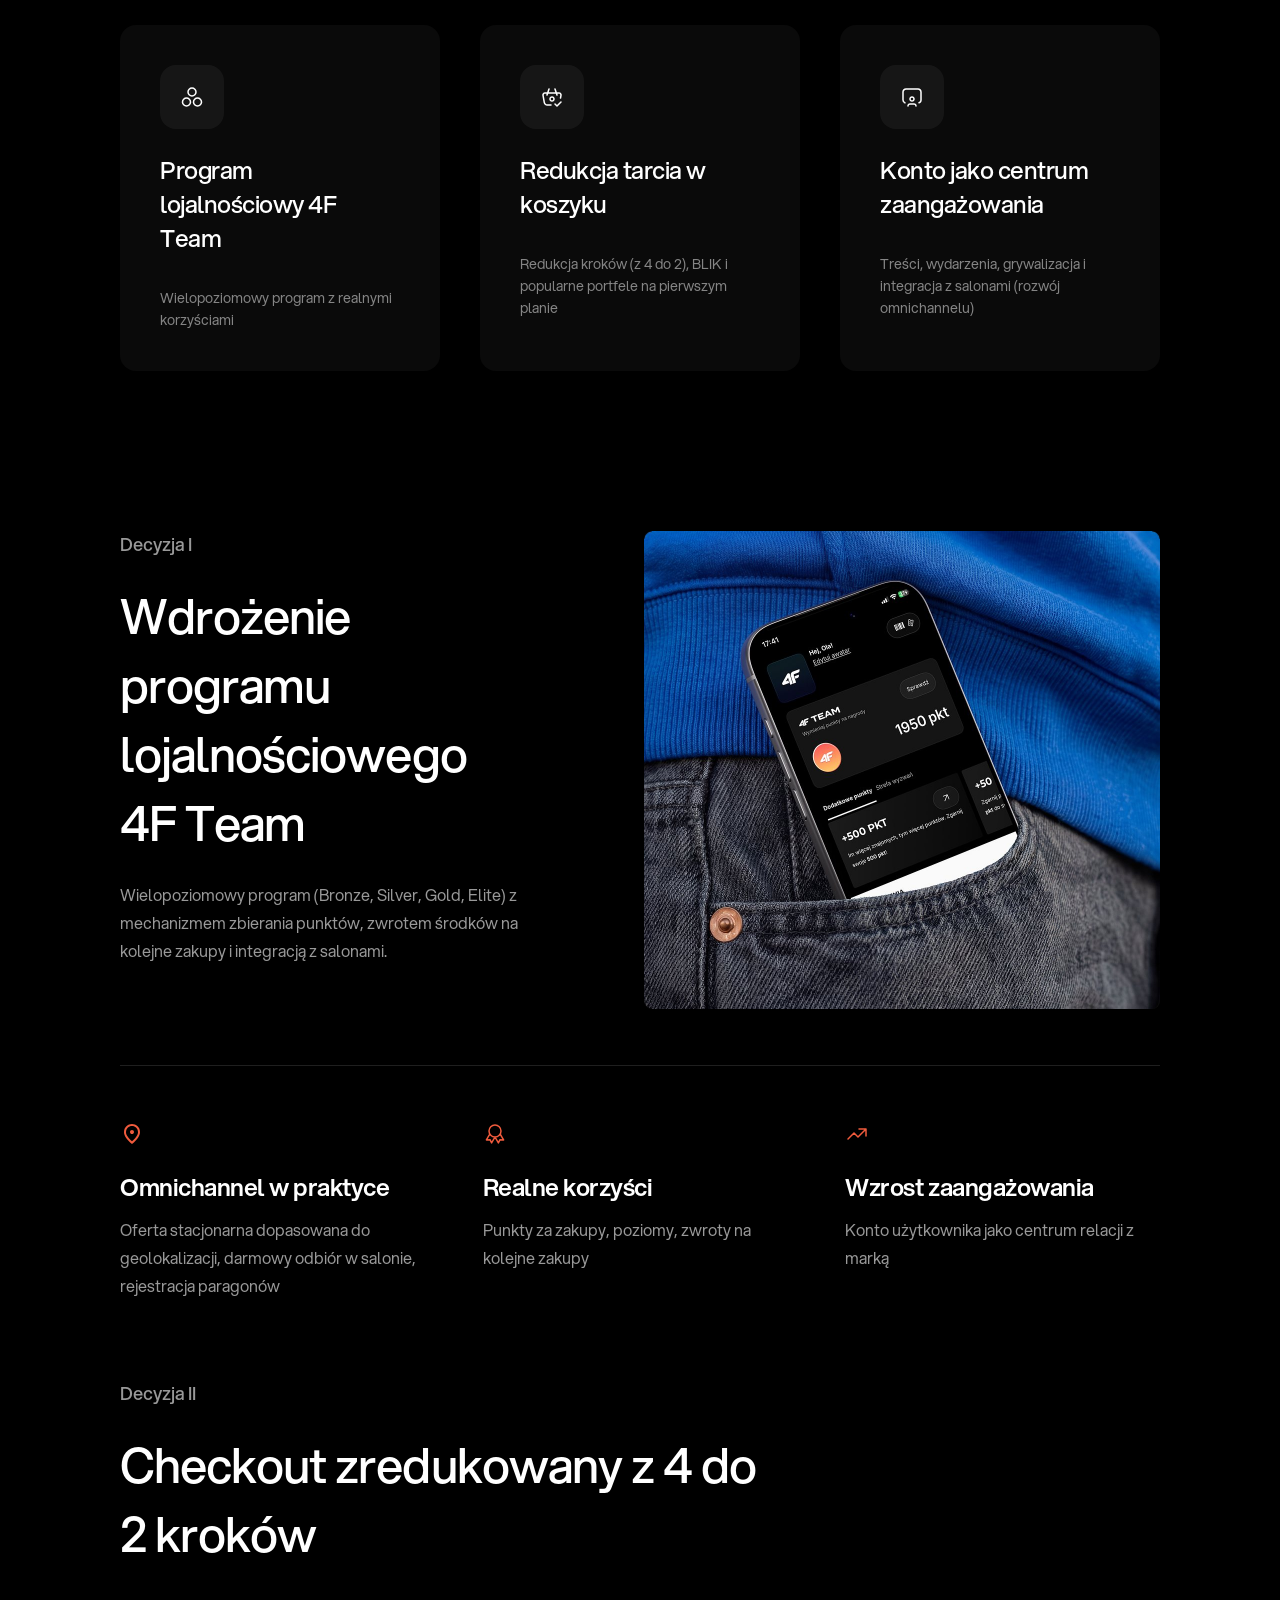
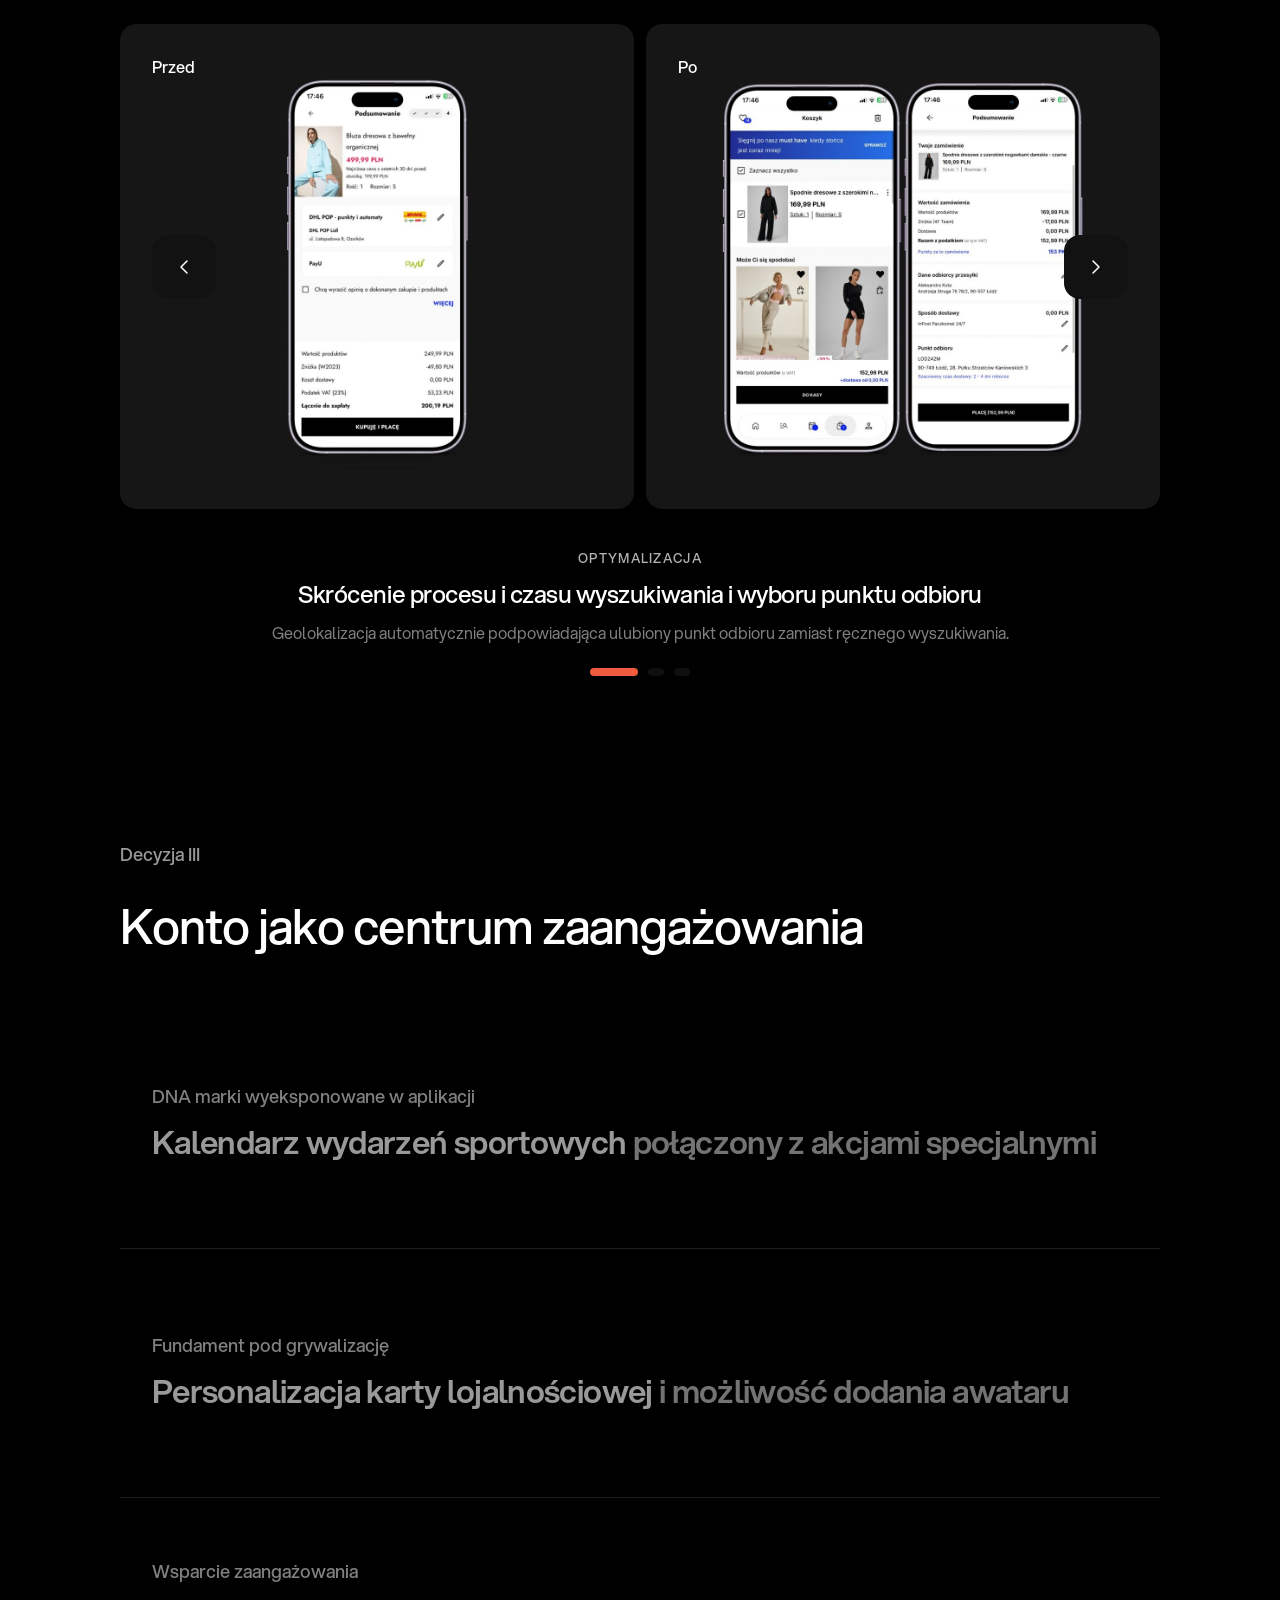
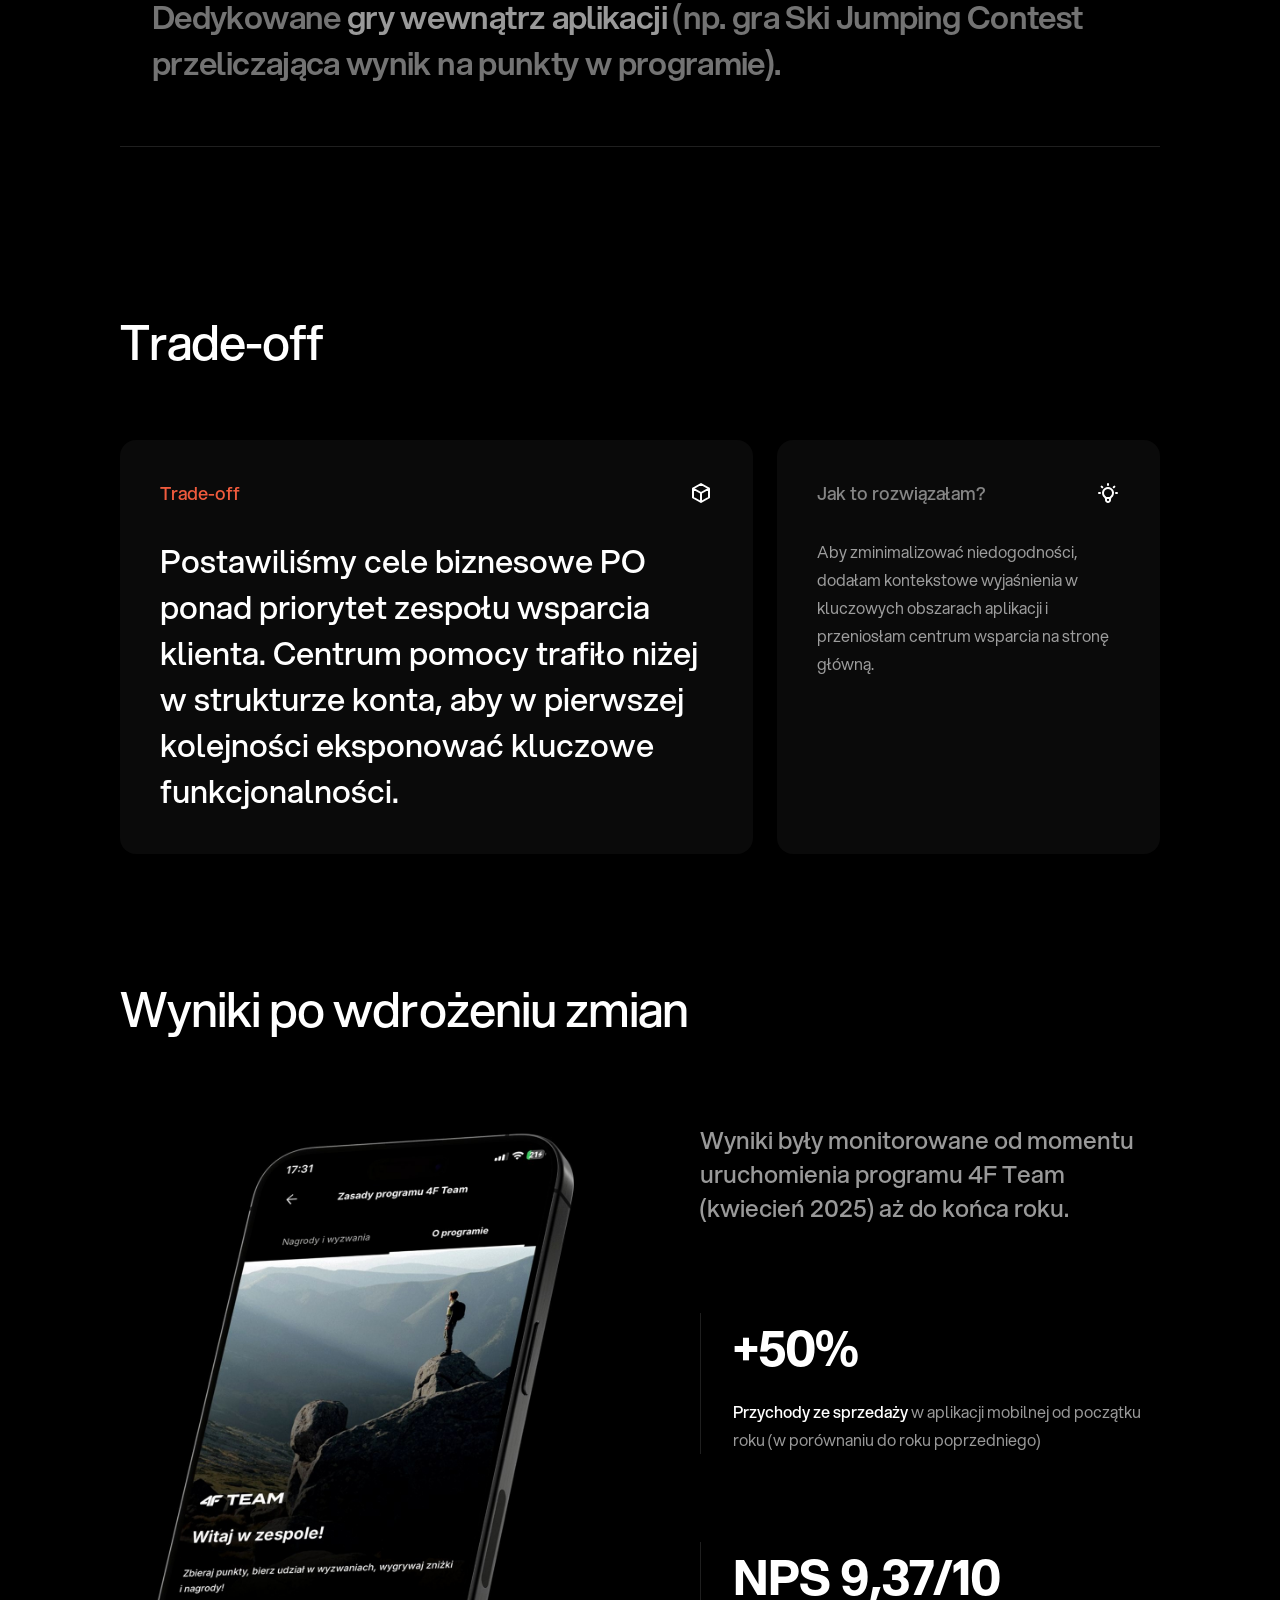
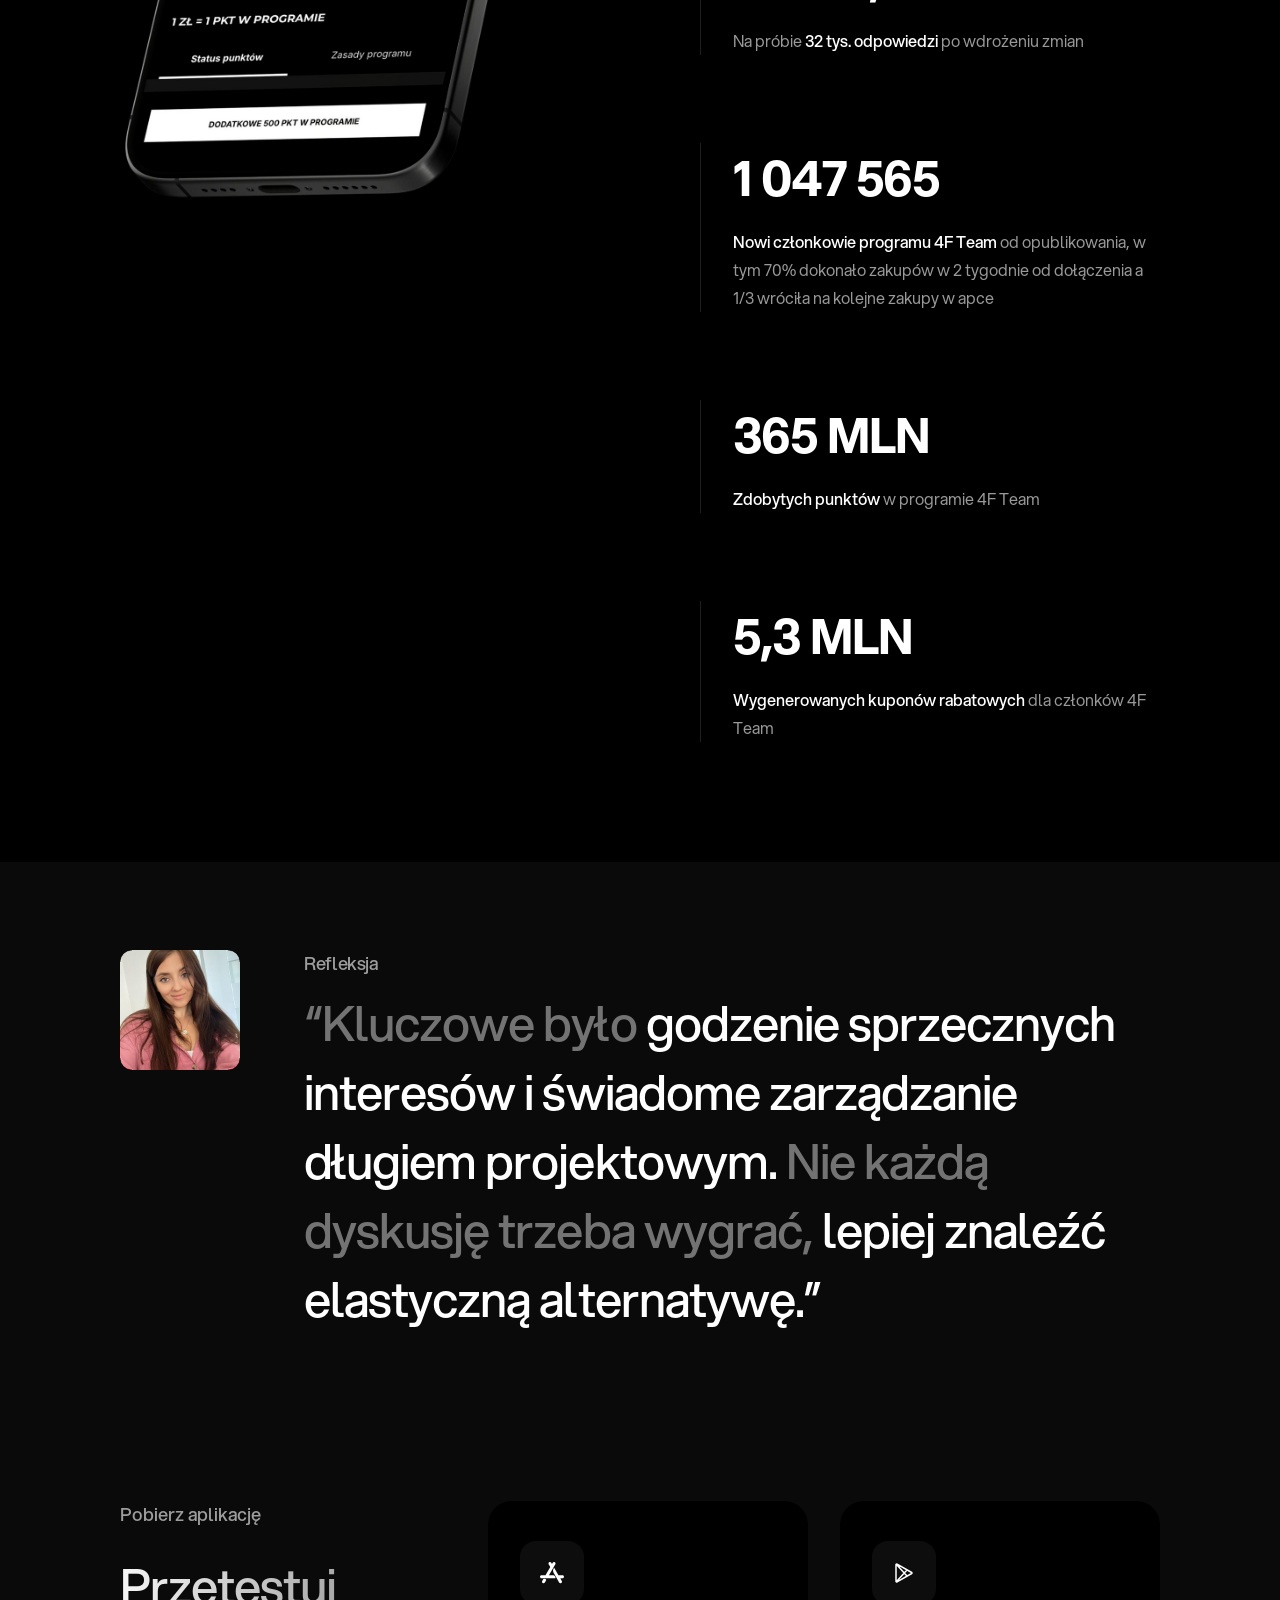
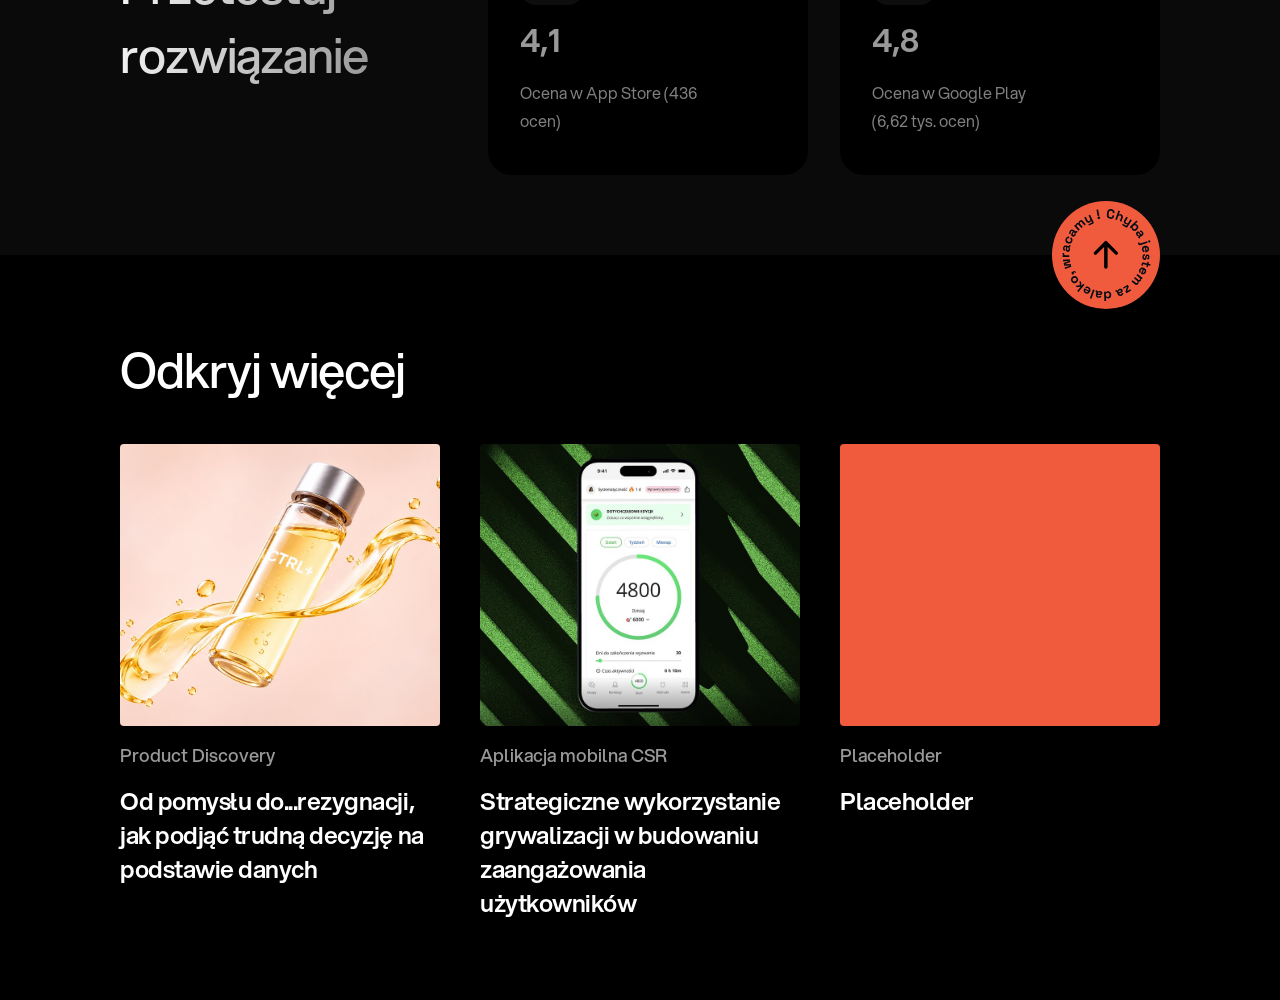
<file: projekty/4f.html>
<!DOCTYPE html>
<html lang="pl">
<head>
  <meta charset="UTF-8">
  <meta name="robots" content="noindex, nofollow">
  <meta name="viewport" content="width=device-width, initial-scale=1.0">
  <title>Aplikacja mobilna 4F – Aleksandra Kuta</title>
  <meta name="description" content="Aplikacja mobilna 4F. Ewolucja z kanału sprzedaży w ekosystem lojalnościowy.">
  <link rel="icon" type="image/svg+xml" href="../assets/favicon.svg">
  <!-- Fonty Aspekta hostowane lokalnie (24.11) – 400 tekst, 500 nagłówki -->
  <link rel="preload" href="../assets/fonts/Aspekta-400.woff2" as="font" type="font/woff2" crossorigin>
  <link rel="preload" href="../assets/fonts/Aspekta-500.woff2" as="font" type="font/woff2" crossorigin>

  <link rel="stylesheet" href="../css/style.css?v=96">
</head>
<body>

  <!-- ============ NAWIGACJA ============ -->
  <header class="site-header">
    <nav class="nav container" aria-label="Główna nawigacja">
      <a href="../index.html" class="nav__logo" aria-label="Strona główna">
        <img src="../assets/icons/logo.svg" alt="" width="44" height="44">
      </a>

      <button class="nav__toggle" type="button" aria-expanded="false" aria-controls="nav-menu" aria-label="Otwórz menu">
        <img src="../assets/icons/menu.svg" alt="" width="24" height="24">
      </button>

      <div class="nav__menu" id="nav-menu">
        <a href="../doswiadczenie.html" class="nav__link">Doświadczenie i CV</a>
        <a href="../rozwoj.html" class="nav__link">Rozwój i szkolenia</a>
        <a href="../index.html#projekty" class="btn btn--cta">
          Wybrane projekty
          <img src="../assets/icons/arrow-up-right.svg" alt="" width="24" height="24">
        </a>
      </div>
    </nav>
  </header>

  <main>
    <!-- ============ HEADER CASE STUDY ============ -->
    <section class="case-hero case-hero--4f" aria-labelledby="case-title">
      <div class="case-hero__content container">
        <div class="case-hero__heading">
          <div class="case-hero__logo">
            <img src="../assets/icons/logo-4f.svg" alt="4F" width="40" height="40">
          </div>

          <h1 id="case-title" class="case-hero__title">
            Aplikacja mobilna 4F. Ewolucja z kanału sprzedaży w ekosystem lojalnościowy
          </h1>
        </div>

        <dl class="case-info">
          <div class="case-info__item">
            <dt>Moja rola</dt>
            <dd>Senior Product Designer</dd>
          </div>
          <div class="case-info__item">
            <dt>Czas</dt>
            <dd>2025-26</dd>
          </div>
          <div class="case-info__item">
            <dt>Obszar</dt>
            <dd>Konwersja | Omnichannel | Lojalność</dd>
          </div>
        </dl>
      </div>

      <div class="case-hero__media container">
        <picture>
          <source media="(max-width: 720px)" srcset="../assets/images/projekty/4f-header-mobile.jpg?v=5">
          <img src="../assets/images/projekty/4f-header.jpg?v=4" alt="Aplikacja mobilna 4F na ekranie telefonu" width="1200" height="544">
        </picture>
      </div>
    </section>
    <!-- ============ NAWIGACJA CASE STUDY (sticky; logika w js/main.js) ============ -->
    <nav class="case-nav" aria-label="Sekcje case study">
      <div class="case-nav__bar">
        <ul class="case-nav__list">
          <li><a href="#kluczowe-fakty" class="case-nav__link" data-label="Dane">Dane</a></li>
          <li><a href="#kontekst" class="case-nav__link" data-label="Kontekst zmian">Kontekst zmian</a></li>
          <li><a href="#strategia" class="case-nav__link" data-label="Strategia">Strategia</a></li>
          <li><a href="#decyzja-1" class="case-nav__link" data-label="Decyzje" data-sections="decyzja-1 decyzja-2 decyzja-3">Decyzje</a></li>
          <li><a href="#trade-off" class="case-nav__link" data-label="Trade-off">Trade-off</a></li>
          <li><a href="#wyniki" class="case-nav__link" data-label="Wyniki">Wyniki</a></li>
          <li><a href="#refleksja" class="case-nav__link" data-label="Refleksja">Refleksja</a></li>
          <li><a href="#linki" class="case-nav__link" data-label="Przetestuj rozwiązanie">Przetestuj rozwiązanie</a></li>
          <li><a href="#odkryj-wiecej" class="case-nav__link" data-label="Odkryj więcej">Odkryj więcej</a></li>
        </ul>
      </div>
    </nav>
    <!-- ============ KLUCZOWE FAKTY ============ -->
    <!-- ============ DANE / WPROWADZENIE (04.11: web 3314:9631, mobile 3314:10570) – układ jak CTRL+ (.case-intro) ============ -->
    <section class="case-intro case-intro--4f" id="kluczowe-fakty" aria-labelledby="facts-title">
      <div class="container case-intro__inner">
        <div class="case-intro__main">
          <h2 id="facts-title" class="case-intro__title"><span class="case-intro__muted">Aplikacja mobilna generowała sprzedaż, ale</span> nie budowała długofalowej relacji z klientem</h2>
          <picture class="case-intro__media">
            <source media="(max-width: 720px)" srcset="../assets/images/projekty/4f-wprowadzenie-mobile.jpg?v=2">
            <img src="../assets/images/projekty/4f-wprowadzenie.jpg?v=2" alt="Biały but 4F" width="400" height="400" loading="lazy">
          </picture>
        </div>
        <div class="case-intro__side">
          <ul class="intro-facts">
            <li class="intro-fact"><span class="intro-fact__value">87%</span><span class="intro-fact__label">Porzuceń koszyka w aplikacji</span></li>
            <li class="intro-fact"><span class="intro-fact__value">15%</span><span class="intro-fact__label">Klientów skanowało kartę lojalnościową w salonach</span></li>
            <li class="intro-fact"><span class="intro-fact__value">5%</span><span class="intro-fact__label">Stała zniżka dla zalogowanych (pasywny program lojalnościowy)</span></li>
          </ul>
          <div class="case-intro__action">
            <!-- web: otwiera drawer (js/main.js [data-drawer-open]); mobile: osobna strona -->
            <a href="4f-w-pigulce.html" class="btn btn--cta case-intro__btn" data-drawer-open="pigulka" aria-haspopup="dialog">Case Study w pigułce <svg class="btn__icon" width="24" height="24" viewBox="0 0 24 24" fill="none" aria-hidden="true"><path d="M7.05011 16.9498L16.9496 7.05027M11.2927 7.05027H16.9496V12.7071" stroke="currentColor" stroke-width="1.5" stroke-linecap="round" stroke-linejoin="round"/></svg></a>
          </div>
        </div>
      </div>
    </section>
    <!-- ============ KONTEKST ZMIAN ============ -->
    <section class="case-context" id="kontekst" aria-labelledby="context-title">
      <div class="container case-context__inner">
        <div class="case-context__top">
          <h2 id="context-title" class="case-context__title">Kontekst zmian</h2>
          <p class="case-context__lead">Dane wskazują jasny cel: większość transakcji nadal odbywała się w salonach stacjonarnych, lecz klienci nie używali tam aplikacji mobilnej.</p>
        </div>
        <ul class="case-tiles">
            <li class="challenge">
              <div class="challenge__head">
                <div class="challenge__text">
                  <p class="challenge__label">Wyzwanie</p>
                  <h3 class="challenge__title">Skomplikowany checkout</h3>
                </div>
                <span class="challenge__num">01</span>
              </div>
              <p class="challenge__desc">4 kroki, brak natywnego BLIK’a i portfeli cyfrowych</p>
            </li>
            <li class="challenge">
              <div class="challenge__head">
                <div class="challenge__text">
                  <p class="challenge__label">Wyzwanie</p>
                  <h3 class="challenge__title">Brak motywacji</h3>
                </div>
                <span class="challenge__num">02</span>
              </div>
              <p class="challenge__desc">Klienci nie widzieli powodu do regularnego powrotu</p>
            </li>
            <li class="challenge">
              <div class="challenge__head">
                <div class="challenge__text">
                  <p class="challenge__label">Wyzwanie</p>
                  <h3 class="challenge__title">SEO nad mobile</h3>
                </div>
                <span class="challenge__num">03</span>
              </div>
              <p class="challenge__desc">Treści produktowe zoptymalizowane pod wyszukiwarki WWW zamiast aplikacji.</p>
            </li>
        </ul>
      </div>
    </section>

    <!-- ============ STRATEGIA ============ -->
    <section class="case-strategy" id="strategia" aria-labelledby="strategy-title">
      <div class="container case-strategy__inner">
        <div class="case-strategy__top">
          <p class="case-strategy__eyebrow">Strategia</p>
          <h2 id="strategy-title" class="case-strategy__title">3 kluczowe decyzje, które zamieniły aplikację w <span class="case-strategy__accent">ekosystem lojalnościowy</span></h2>
        </div>
        <ul class="case-tiles">
            <li class="decision">
              <span class="decision__icon"><img src="../assets/icons/4f/program.svg" alt="" width="24" height="24"></span>
              <h3 class="decision__title">Program lojalnościowy 4F Team</h3>
              <p class="decision__desc">Wielopoziomowy program z realnymi korzyściami</p>
            </li>
            <li class="decision">
              <span class="decision__icon"><img src="../assets/icons/4f/koszyk.svg" alt="" width="24" height="24"></span>
              <h3 class="decision__title">Redukcja tarcia w koszyku</h3>
              <p class="decision__desc">Redukcja kroków (z 4 do 2), BLIK i popularne portfele na pierwszym planie</p>
            </li>
            <li class="decision">
              <span class="decision__icon"><img src="../assets/icons/4f/konto.svg" alt="" width="24" height="24"></span>
              <h3 class="decision__title">Konto jako centrum zaangażowania</h3>
              <p class="decision__desc">Treści, wydarzenia, grywalizacja i integracja z salonami (rozwój omnichannelu)</p>
            </li>
        </ul>
      </div>
    </section>
    <!-- ============ DECYZJA I ============ -->
    <section class="case-decision" id="decyzja-1" aria-labelledby="decision-1-title">
      <div class="container case-decision__inner">
        <div class="case-decision__top">
          <div class="case-decision__text">
            <p class="case-decision__eyebrow">Decyzja I</p>
            <h2 id="decision-1-title" class="case-decision__title">Wdrożenie programu lojalnościowego 4F Team</h2>
            <p class="case-decision__lead">Wielopoziomowy program (Bronze, Silver, Gold, Elite) z mechanizmem zbierania punktów, zwrotem środków na kolejne zakupy i integracją z salonami.</p>
          </div>
          <div class="case-decision__media">
            <img src="../assets/images/projekty/4f-decyzja-1.jpg" alt="Aplikacja 4F z programem 4F Team na ekranie telefonu w kieszeni" width="516" height="478" loading="lazy">
          </div>
        </div>
        <hr class="case-decision__divider">
        <ul class="benefits">
          <li class="benefit">
            <img class="benefit__icon" src="../assets/icons/4f/lokalizacja.svg" alt="" width="24" height="24">
            <div class="benefit__text">
              <h3 class="benefit__title">Omnichannel w praktyce</h3>
              <p class="benefit__desc">Oferta stacjonarna dopasowana do geolokalizacji, darmowy odbiór w salonie, rejestracja paragonów</p>
            </div>
          </li>
          <li class="benefit">
            <img class="benefit__icon" src="../assets/icons/4f/korzysci.svg" alt="" width="24" height="24">
            <div class="benefit__text">
              <h3 class="benefit__title">Realne korzyści</h3>
              <p class="benefit__desc">Punkty za zakupy, poziomy, zwroty na kolejne zakupy</p>
            </div>
          </li>
          <li class="benefit">
            <img class="benefit__icon" src="../assets/icons/4f/wzrost.svg" alt="" width="24" height="24">
            <div class="benefit__text">
              <h3 class="benefit__title">Wzrost zaangażowania</h3>
              <p class="benefit__desc">Konto użytkownika jako centrum relacji z marką</p>
            </div>
          </li>
        </ul>
      </div>
    </section>
    <!-- ============ DECYZJA II (przed / po – slider) ============ -->
    <section class="case-ba" id="decyzja-2" aria-labelledby="decision-2-title">
      <div class="container case-ba__inner">
        <div class="case-ba__top">
          <p class="case-decision__eyebrow">Decyzja II</p>
          <h2 id="decision-2-title" class="case-ba__heading">Checkout zredukowany z 4 do 2 kroków</h2>
        </div>
        <div class="ba" data-ba-slider aria-live="polite">
          <div class="ba__slide" data-slide>
            <div class="ba__images">
              <figure class="ba__box">
                <img src="../assets/images/projekty/4f-decyzja-2-1-przed.jpg?v=2" alt="Aplikacja 4F przed zmianą – skrócenie procesu i czasu wyszukiwania i wyboru punktu odbioru" width="594" height="560" loading="lazy">
                <figcaption class="ba__label">Przed</figcaption>
                <button type="button" class="ba__arrow ba__arrow--prev" data-prev aria-label="Poprzednia zmiana"><svg viewBox="0 0 24 24" fill="none" aria-hidden="true"><path d="M15 6L9 12L15 18" stroke="currentColor" stroke-width="1.5" stroke-linecap="round" stroke-linejoin="round"/></svg></button>
              </figure>
              <figure class="ba__box">
                <img src="../assets/images/projekty/4f-decyzja-2-1-po.jpg?v=2" alt="Aplikacja 4F po zmianie – skrócenie procesu i czasu wyszukiwania i wyboru punktu odbioru" width="594" height="560" loading="lazy">
                <figcaption class="ba__label">Po</figcaption>
                <button type="button" class="ba__arrow ba__arrow--next" data-next aria-label="Następna zmiana"><svg viewBox="0 0 24 24" fill="none" aria-hidden="true"><path d="M9 6L15 12L9 18" stroke="currentColor" stroke-width="1.5" stroke-linecap="round" stroke-linejoin="round"/></svg></button>
              </figure>
            </div>
            <div class="ba__content">
              <div class="ba__text">
                <p class="ba__eyebrow">Optymalizacja</p>
                <h3 class="ba__title">Skrócenie procesu i czasu wyszukiwania i wyboru punktu odbioru</h3>
                <p class="ba__desc">Geolokalizacja automatycznie podpowiadająca ulubiony punkt odbioru zamiast ręcznego wyszukiwania.</p>
              </div>
              <div class="ba__stepper" aria-label="Zmiana 1 z 3"><span class="ba__step is-active"></span><span class="ba__step"></span><span class="ba__step"></span></div>
            </div>
          </div>
          <div class="ba__slide" data-slide hidden>
            <div class="ba__images">
              <figure class="ba__box">
                <img src="../assets/images/projekty/4f-decyzja-2-2-przed.jpg?v=2" alt="Aplikacja 4F przed zmianą – blik i portfele elektroniczne na pierwszym planie" width="594" height="560" loading="lazy">
                <figcaption class="ba__label">Przed</figcaption>
                <button type="button" class="ba__arrow ba__arrow--prev" data-prev aria-label="Poprzednia zmiana"><svg viewBox="0 0 24 24" fill="none" aria-hidden="true"><path d="M15 6L9 12L15 18" stroke="currentColor" stroke-width="1.5" stroke-linecap="round" stroke-linejoin="round"/></svg></button>
              </figure>
              <figure class="ba__box">
                <img src="../assets/images/projekty/4f-decyzja-2-2-po.jpg?v=2" alt="Aplikacja 4F po zmianie – blik i portfele elektroniczne na pierwszym planie" width="594" height="560" loading="lazy">
                <figcaption class="ba__label">Po</figcaption>
                <button type="button" class="ba__arrow ba__arrow--next" data-next aria-label="Następna zmiana"><svg viewBox="0 0 24 24" fill="none" aria-hidden="true"><path d="M9 6L15 12L9 18" stroke="currentColor" stroke-width="1.5" stroke-linecap="round" stroke-linejoin="round"/></svg></button>
              </figure>
            </div>
            <div class="ba__content">
              <div class="ba__text">
                <p class="ba__eyebrow">Optymalizacja</p>
                <h3 class="ba__title">Blik i portfele elektroniczne na pierwszym planie</h3>
                <p class="ba__desc">Zredukowanie sumy opcji płatności do najpopularniejszych</p>
              </div>
              <div class="ba__stepper" aria-label="Zmiana 2 z 3"><span class="ba__step"></span><span class="ba__step is-active"></span><span class="ba__step"></span></div>
            </div>
          </div>
          <div class="ba__slide" data-slide hidden>
            <div class="ba__images">
              <figure class="ba__box">
                <img src="../assets/images/projekty/4f-decyzja-2-3-przed.jpg?v=2" alt="Aplikacja 4F przed zmianą – możliwość opłacenia koszyka w przypadku nieudanej płatności" width="594" height="560" loading="lazy">
                <figcaption class="ba__label">Przed</figcaption>
                <button type="button" class="ba__arrow ba__arrow--prev" data-prev aria-label="Poprzednia zmiana"><svg viewBox="0 0 24 24" fill="none" aria-hidden="true"><path d="M15 6L9 12L15 18" stroke="currentColor" stroke-width="1.5" stroke-linecap="round" stroke-linejoin="round"/></svg></button>
              </figure>
              <figure class="ba__box">
                <img src="../assets/images/projekty/4f-decyzja-2-3-po.jpg?v=2" alt="Aplikacja 4F po zmianie – możliwość opłacenia koszyka w przypadku nieudanej płatności" width="594" height="560" loading="lazy">
                <figcaption class="ba__label">Po</figcaption>
                <button type="button" class="ba__arrow ba__arrow--next" data-next aria-label="Następna zmiana"><svg viewBox="0 0 24 24" fill="none" aria-hidden="true"><path d="M9 6L15 12L9 18" stroke="currentColor" stroke-width="1.5" stroke-linecap="round" stroke-linejoin="round"/></svg></button>
              </figure>
            </div>
            <div class="ba__content">
              <div class="ba__text">
                <p class="ba__eyebrow">Wdrożenie</p>
                <h3 class="ba__title">Możliwość opłacenia koszyka w przypadku nieudanej płatności</h3>
                <p class="ba__desc">Projekt natywnych ścieżek wyjścia z błędu płatności (recovery flow).</p>
              </div>
              <div class="ba__stepper" aria-label="Zmiana 3 z 3"><span class="ba__step"></span><span class="ba__step"></span><span class="ba__step is-active"></span></div>
            </div>
          </div>
        </div>
      </div>
    </section>
    <!-- ============ DECYZJA III (lista z grafiką pokazywaną po najechaniu) ============ -->
    <section class="case-features" id="decyzja-3" aria-labelledby="decision-3-title">
      <div class="container case-features__inner">
        <div class="case-features__top">
          <p class="case-decision__eyebrow">Decyzja III</p>
          <h2 id="decision-3-title" class="case-ba__heading">Konto jako centrum zaangażowania</h2>
        </div>
        <ul class="features">
          <li class="feature">
            <div class="feature__media"><img src="../assets/images/projekty/4f-decyzja-3-kalendarz.jpg" alt="Kalendarz wydarzeń sportowych w aplikacji 4F" width="200" height="200" loading="lazy"></div>
            <div class="feature__text">
              <p class="feature__label">DNA marki wyeksponowane w aplikacji</p>
              <h3 class="feature__title">Kalendarz wydarzeń sportowych <span class="feature__muted">połączony z akcjami specjalnymi</span></h3>
            </div>
          </li>
          <li class="feature">
            <div class="feature__media"><img src="../assets/images/projekty/4f-decyzja-3-awatar.svg" alt="Awatar 4F na karcie lojalnościowej" width="200" height="200" loading="lazy"></div>
            <div class="feature__text">
              <p class="feature__label">Fundament pod grywalizację</p>
              <h3 class="feature__title">Personalizacja karty lojalnościowej<span class="feature__muted"> i możliwość dodania awataru</span></h3>
            </div>
          </li>
          <li class="feature">
            <div class="feature__media"><img src="../assets/images/projekty/4f-decyzja-3-gra.jpg?v=2" alt="Gra Ski Jumping Contest w aplikacji 4F" width="200" height="200" loading="lazy"></div>
            <div class="feature__text">
              <p class="feature__label">Wsparcie zaangażowania</p>
              <h3 class="feature__title"><span class="feature__muted">Dedykowane</span> gry wewnątrz aplikacji<span class="feature__muted"> (np. gra Ski Jumping Contest przeliczająca wynik na punkty w programie).</span></h3>
            </div>
          </li>
        </ul>
      </div>
    </section>
    <!-- ============ TRADE-OFF ============ -->
    <section class="case-tradeoff" id="trade-off" aria-labelledby="tradeoff-title">
      <div class="container case-tradeoff__inner">
        <h2 id="tradeoff-title" class="case-ba__heading">Trade-off</h2>
        <div class="tradeoff">
          <div class="data-tile data-tile--main">
            <div class="data-tile__head">
              <p class="data-tile__label data-tile__label--accent">Trade-off</p>
              <img src="../assets/icons/4f/box.svg" alt="" width="24" height="24">
            </div>
            <p class="data-tile__lead">Postawiliśmy cele biznesowe PO ponad priorytet zespołu wsparcia klienta. Centrum pomocy trafiło niżej w strukturze konta, aby w pierwszej kolejności eksponować kluczowe funkcjonalności.</p>
          </div>
          <div class="data-tile data-tile--side">
            <div class="data-tile__head">
              <p class="data-tile__label">Jak to rozwiązałam?</p>
              <img src="../assets/icons/4f/zarowka.svg" alt="" width="24" height="24">
            </div>
            <p class="data-tile__text">Aby zminimalizować niedogodności, dodałam kontekstowe wyjaśnienia w kluczowych obszarach aplikacji i przeniosłam centrum wsparcia na stronę główną.</p>
          </div>
        </div>
      </div>
    </section>
    <!-- ============ WYNIKI ============ -->
    <section class="case-results case-results--4f" id="wyniki" aria-labelledby="results-title">
      <div class="container case-results__inner">
        <h2 id="results-title" class="case-ba__heading">Wyniki po wdrożeniu zmian</h2>
        <div class="case-results__body">
          <div class="case-results__media">
            <img src="../assets/images/projekty/4f-wyniki.jpg?v=2" alt="Ekran programu 4F Team w aplikacji 4F" width="524" height="781" loading="lazy">
          </div>
          <div class="case-results__content">
            <p class="case-results__lead">Wyniki były monitorowane od momentu uruchomienia programu 4F Team (kwiecień 2025) aż do końca roku.</p>
            <ul class="results">
              <li class="result">
                <span class="result__value">+50%</span>
                <p class="result__desc"><strong>Przychody ze sprzedaży</strong> w aplikacji mobilnej od początku roku (w porównaniu do roku poprzedniego)</p>
              </li>
              <li class="result">
                <span class="result__value">NPS 9,37/10</span>
                <p class="result__desc">Na próbie <strong>32 tys. odpowiedzi</strong> po wdrożeniu zmian</p>
              </li>
              <li class="result">
                <span class="result__value">1 047 565</span>
                <p class="result__desc"><strong>Nowi członkowie programu 4F Team</strong> od opublikowania, w tym 70% dokonało zakupów w 2 tygodnie od dołączenia a 1/3 wróciła na kolejne zakupy w apce</p>
              </li>
              <li class="result">
                <span class="result__value">365 MLN</span>
                <p class="result__desc"><strong>Zdobytych punktów</strong> w programie 4F Team</p>
              </li>
              <li class="result">
                <span class="result__value">5,3 MLN</span>
                <p class="result__desc"><strong>Wygenerowanych kuponów rabatowych</strong> dla członków 4F Team</p>
              </li>
            </ul>
          </div>
        </div>
      </div>
    </section>
    <!-- ============ REFLEKSJA ============ -->
    <section class="case-reflection case-reflection--4f" id="refleksja" aria-labelledby="reflection-title">
      <div class="container case-reflection__inner">
        <img class="case-reflection__photo" src="../assets/images/aleksandra-kuta.jpg?v=2" alt="Aleksandra Kuta" width="120" height="120" loading="lazy">
        <div class="case-reflection__text">
          <h2 id="reflection-title" class="case-reflection__eyebrow">Refleksja</h2>
          <blockquote class="case-reflection__quote"><span class="case-reflection__muted">“Kluczowe było</span> godzenie sprzecznych interesów i świadome zarządzanie długiem projektowym. <span class="case-reflection__muted">Nie każdą dyskusję trzeba wygrać,</span> lepiej znaleźć elastyczną alternatywę.”</blockquote>
        </div>
      </div>
    </section>
    <section class="case-footer" id="linki" aria-labelledby="footer-title">
      <div class="container case-footer__inner">
        <div class="case-footer__heading">
          <p class="case-footer__eyebrow">Pobierz aplikację</p>
          <h2 id="footer-title" class="case-footer__title">Przetestuj rozwiązanie</h2>
        </div>
        <ul class="ratings">
          <li>
            <a class="rating" href="https://apps.apple.com/pl/app/4f-moda-sportowa-online/id1506172866?l=pl" target="_blank" rel="noopener">
              <span class="rating__icon"><img src="../assets/icons/4f/app-store.svg" alt="" width="24" height="22"></span>
              <span class="rating__data">
                <span class="rating__value">4,1</span>
                <span class="rating__label">Ocena w App Store (436 ocen)</span>
              </span>
            </a>
          </li>
          <li>
            <a class="rating" href="https://play.google.com/store/apps/details?id=pl.com.fourf.ecommerce" target="_blank" rel="noopener">
              <span class="rating__icon"><img src="../assets/icons/4f/google-play.svg" alt="" width="24" height="24"></span>
              <span class="rating__data">
                <span class="rating__value">4,8</span>
                <span class="rating__label">Ocena w Google Play (6,62 tys. ocen)</span>
              </span>
            </a>
          </li>
        </ul>
      </div>
    </section>
    <!-- ============ ODKRYJ WIĘCEJ (inne projekty; na razie bez linków) ============ -->
    <section class="case-more" id="odkryj-wiecej" aria-labelledby="more-title">
      <!-- Przycisk „do góry”: wyśrodkowany na górnej krawędzi sekcji; napis po okręgu się obraca, strzałka lekko podskakuje (js/main.js – płynny powrót na górę) -->
      <a href="#top" class="up-btn" data-scroll-top aria-label="Chyba jestem za daleko, wracamy! Przewiń na górę strony">
        <img class="up-btn__ring" src="../assets/icons/4f/up-ring.svg" alt="" width="108" height="108">
        <svg class="up-btn__arrow" width="42" height="42" viewBox="0 0 42 42" fill="none" aria-hidden="true"><path d="M20.8635 8.69336V33.0343M10.4316 19.1252L20.8635 8.69336L31.2953 19.1252" stroke="currentColor" stroke-width="3.47727" stroke-linecap="round" stroke-linejoin="round"/></svg>
      </a>
      <div class="container case-more__inner">
        <h2 id="more-title" class="case-more__title">Odkryj więcej</h2>
        <ul class="more-list">
          <li class="more">
            <a class="more__link" href="ctrl.html">
              <div class="more__media"><img src="../assets/images/projekty/ctrl-header.jpg?v=2" alt="Fiolka suplementu CTRL+ z rozlanym złotym płynem" loading="lazy"></div>
              <p class="more__label">Product Discovery</p>
              <h3 class="more__title">Od pomysłu do...rezygnacji, jak podjąć trudną decyzję na podstawie danych</h3>
            </a>
          </li>
          <li class="more">
            <div class="more__media"><img src="../assets/images/projekty/odkryj-csr.jpg" alt="Aplikacja mobilna CSR na ekranie telefonu" loading="lazy"></div>
            <p class="more__label">Aplikacja mobilna CSR</p>
            <h3 class="more__title">Strategiczne wykorzystanie grywalizacji w budowaniu zaangażowania użytkowników</h3>
          </li>
          <li class="more">
            <div class="more__media more__media--placeholder"></div>
            <p class="more__label">Placeholder</p>
            <h3 class="more__title">Placeholder</h3>
          </li>
        </ul>
      </div>
    </section>
    <!-- ============ DRAWER „Case Study w pigułce” (web 3317:10635) – tylko web; na mobile osobna strona 4f-w-pigulce.html (3317:10602) ============ -->
    <div class="drawer" id="pigulka" role="dialog" aria-modal="true" aria-labelledby="pill-title" hidden>
      <div class="drawer__mask" data-drawer-close></div>
      <div class="drawer__panel pill">
        <div class="pill__scroll">
          <div class="pill__head">
            <div class="pill__heading">
              <p class="pill__meta">Senior Product Designer · Strategia · Omnichannel · Lojalność</p>
              <h2 id="pill-title" class="pill__title">Aplikacja mobilna 4F | Od sprzedaży do ekosystemu lojalnościowego</h2>
            </div>
            <button type="button" class="pill__close" data-drawer-close aria-label="Zamknij i wróć do case study"><svg viewBox="0 0 40 40" fill="none" aria-hidden="true"><path d="M30 10L10 30M10 10L30 30" stroke="currentColor" stroke-width="2.5" stroke-linecap="round" stroke-linejoin="round"/></svg></button>
          </div>
          <section class="pill__block" aria-labelledby="pill-challenge">
            <h3 id="pill-challenge" class="pill__subtitle">Wyzwanie biznesowe</h3>
            <p class="pill__text">Aplikacja sprzedawała, ale nie budowała długofalowej relacji z klientami. 87% porzuceń koszyka i niewykorzystany potencjał lojalności w salonach</p>
          </section>
          <section class="pill__tile" aria-labelledby="pill-findings">
            <h3 id="pill-findings" class="pill__subtitle">3 kluczowe decyzje</h3>
            <ol class="findings">
              <li class="finding"><h4 class="finding__title">4F TEAM</h4><p class="finding__desc">Program lojalnościowy oparty na punktach i benefitach</p></li>
              <li class="finding"><h4 class="finding__title">Skrócenie checkoutu z 4 do 2 kroków</h4><p class="finding__desc">Mniej kroków, BLIK na pierwszym planie wraz z portfelami cyfrowymi</p></li>
              <li class="finding"><h4 class="finding__title">Konto jako centrum relacji</h4><p class="finding__desc">Personalizacja, grywalizacja i omnichannel</p></li>
            </ol>
          </section>
          <section class="pill__effects" aria-labelledby="pill-effects">
            <h3 id="pill-effects" class="pill__subtitle pill__subtitle--decision">Efekty biznesowe</h3>
            <ul class="effects">
              <li class="effect"><span class="effect__value">+50%</span><span class="effect__label">Przychodów ze sprzedaży w aplikacji r/r</span></li>
              <li class="effect"><span class="effect__value">1,05M</span><span class="effect__label">Nowych członków programu 4F TEAM</span></li>
              <li class="effect"><span class="effect__value">9,37/10</span><span class="effect__label">Na podstawie 32 tys. odpowiedzi</span></li>
            </ul>
          </section>
        </div>
        <div class="pill__bar">
          <button type="button" class="btn btn--cta pill__cta" data-drawer-close>Przeczytaj pełne Case Study (ok. 5 min.) <svg class="btn__icon" width="24" height="24" viewBox="0 0 24 24" fill="none" aria-hidden="true"><path d="M7.05011 16.9498L16.9496 7.05027M11.2927 7.05027H16.9496V12.7071" stroke="currentColor" stroke-width="1.5" stroke-linecap="round" stroke-linejoin="round"/></svg></button>
        </div>
      </div>
    </div>
  </main>

  <script src="../js/main.js?v=96"></script>
</body>
</html>
</file>
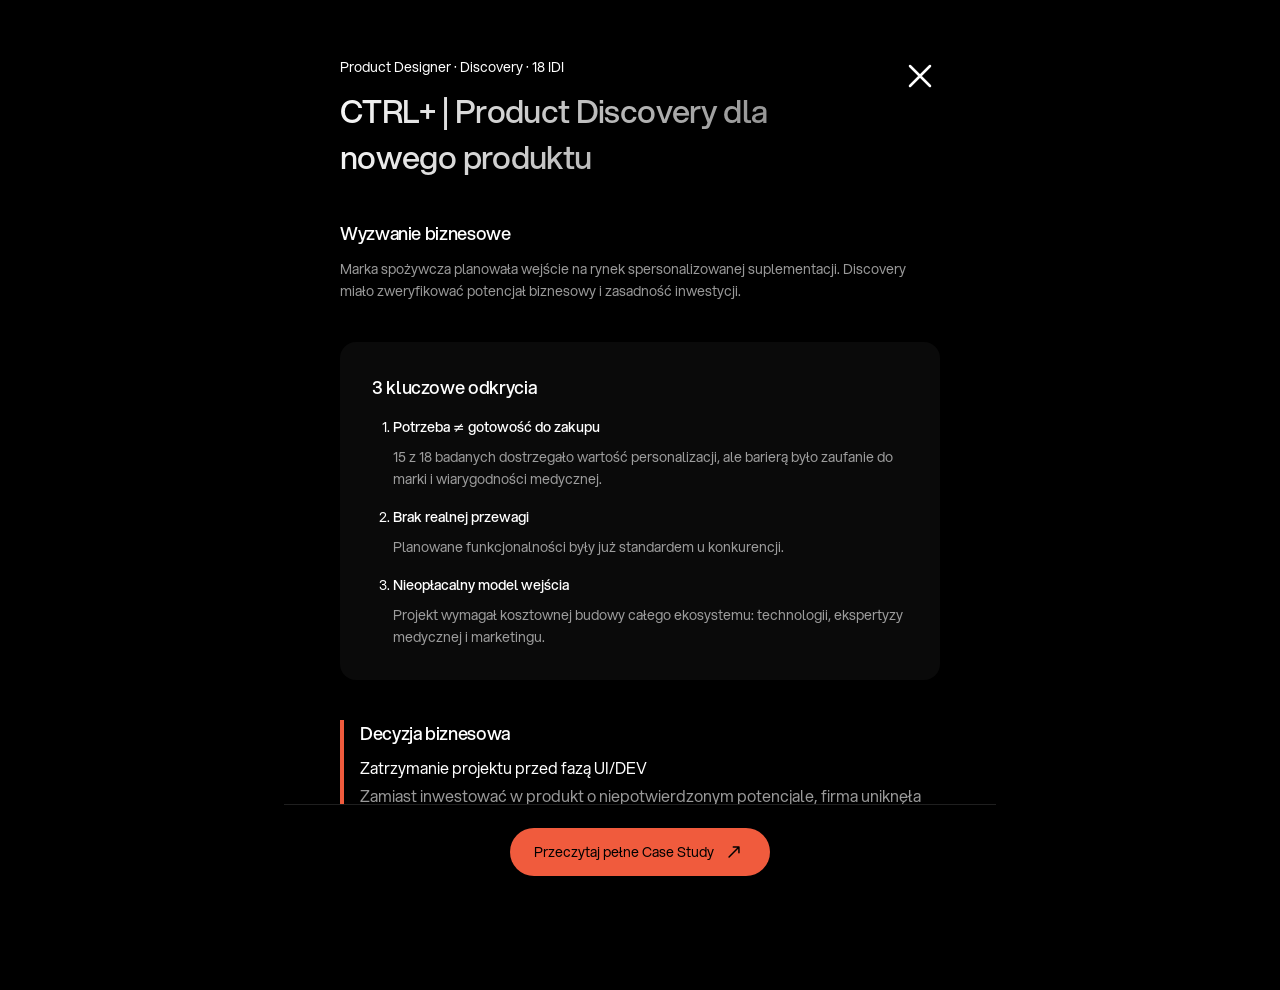
<file: projekty/ctrl-w-pigulce.html>
<!DOCTYPE html>
<html lang="pl">
<head>
  <meta charset="UTF-8">
  <meta name="robots" content="noindex, nofollow">
  <meta name="viewport" content="width=device-width, initial-scale=1.0">
  <title>CTRL+ w pigułce – Aleksandra Kuta</title>
  <meta name="description" content="CTRL+ – case study w pigułce: wyzwanie, kluczowe odkrycia i decyzja biznesowa.">
  <link rel="icon" type="image/svg+xml" href="../assets/favicon.svg">
  <!-- Fonty Aspekta hostowane lokalnie (24.11) – 400 tekst, 500 nagłówki -->
  <link rel="preload" href="../assets/fonts/Aspekta-400.woff2" as="font" type="font/woff2" crossorigin>
  <link rel="preload" href="../assets/fonts/Aspekta-500.woff2" as="font" type="font/woff2" crossorigin>

  <link rel="stylesheet" href="../css/style.css?v=96">
</head>
<body class="pill-page">
  <!-- Case Study w pigułce – wersja mobile (makieta 3299:8717); na webie ta sama treść otwiera się w drawerze na ctrl.html -->
  <main class="pill">
    <div class="pill__scroll">
          <div class="pill__head">
            <div class="pill__heading">
              <p class="pill__meta">Product Designer · Discovery · 18 IDI</p>
              <h2 id="pill-title" class="pill__title">CTRL+ | Product Discovery dla nowego produktu</h2>
            </div>
            <a href="ctrl.html" class="pill__close" data-pill-back aria-label="Zamknij i wróć do case study"><svg viewBox="0 0 40 40" fill="none" aria-hidden="true"><path d="M30 10L10 30M10 10L30 30" stroke="currentColor" stroke-width="2.5" stroke-linecap="round" stroke-linejoin="round"/></svg></a>
          </div>
          <section class="pill__block" aria-labelledby="pill-challenge">
            <h3 id="pill-challenge" class="pill__subtitle">Wyzwanie biznesowe</h3>
            <p class="pill__text">Marka spożywcza planowała wejście na rynek spersonalizowanej suplementacji. Discovery miało zweryfikować potencjał biznesowy i zasadność inwestycji.</p>
          </section>
          <section class="pill__tile" aria-labelledby="pill-findings">
            <h3 id="pill-findings" class="pill__subtitle">3 kluczowe odkrycia</h3>
            <ol class="findings">
              <li class="finding"><h4 class="finding__title">Potrzeba ≠ gotowość do zakupu</h4><p class="finding__desc">15 z 18 badanych dostrzegało wartość personalizacji, ale barierą było zaufanie do marki i wiarygodności medycznej.</p></li>
              <li class="finding"><h4 class="finding__title">Brak realnej przewagi</h4><p class="finding__desc">Planowane funkcjonalności były już standardem u konkurencji.</p></li>
              <li class="finding"><h4 class="finding__title">Nieopłacalny model wejścia</h4><p class="finding__desc">Projekt wymagał kosztownej budowy całego ekosystemu: technologii, ekspertyzy medycznej i marketingu.</p></li>
            </ol>
          </section>
          <section class="pill__decision" aria-labelledby="pill-decision">
            <h3 id="pill-decision" class="pill__subtitle pill__subtitle--decision">Decyzja biznesowa</h3>
            <p class="pill__decision-text"><span class="pill__decision-lead">Zatrzymanie projektu przed fazą UI/DEV</span><br>Zamiast inwestować w produkt o niepotwierdzonym potencjale, firma uniknęła kosztownego wdrożenia i mogła przekierować budżet na inne inicjatywy.</p>
          </section>
    </div>
    <div class="pill__bar">
      <a href="ctrl.html" class="btn btn--cta pill__cta" data-pill-back>Przeczytaj pełne Case Study <svg class="btn__icon" width="24" height="24" viewBox="0 0 24 24" fill="none" aria-hidden="true"><path d="M7.05011 16.9498L16.9496 7.05027M11.2927 7.05027H16.9496V12.7071" stroke="currentColor" stroke-width="1.5" stroke-linecap="round" stroke-linejoin="round"/></svg></a>
    </div>
  </main>

  <script src="../js/main.js?v=96"></script>
</body>
</html>
</file>
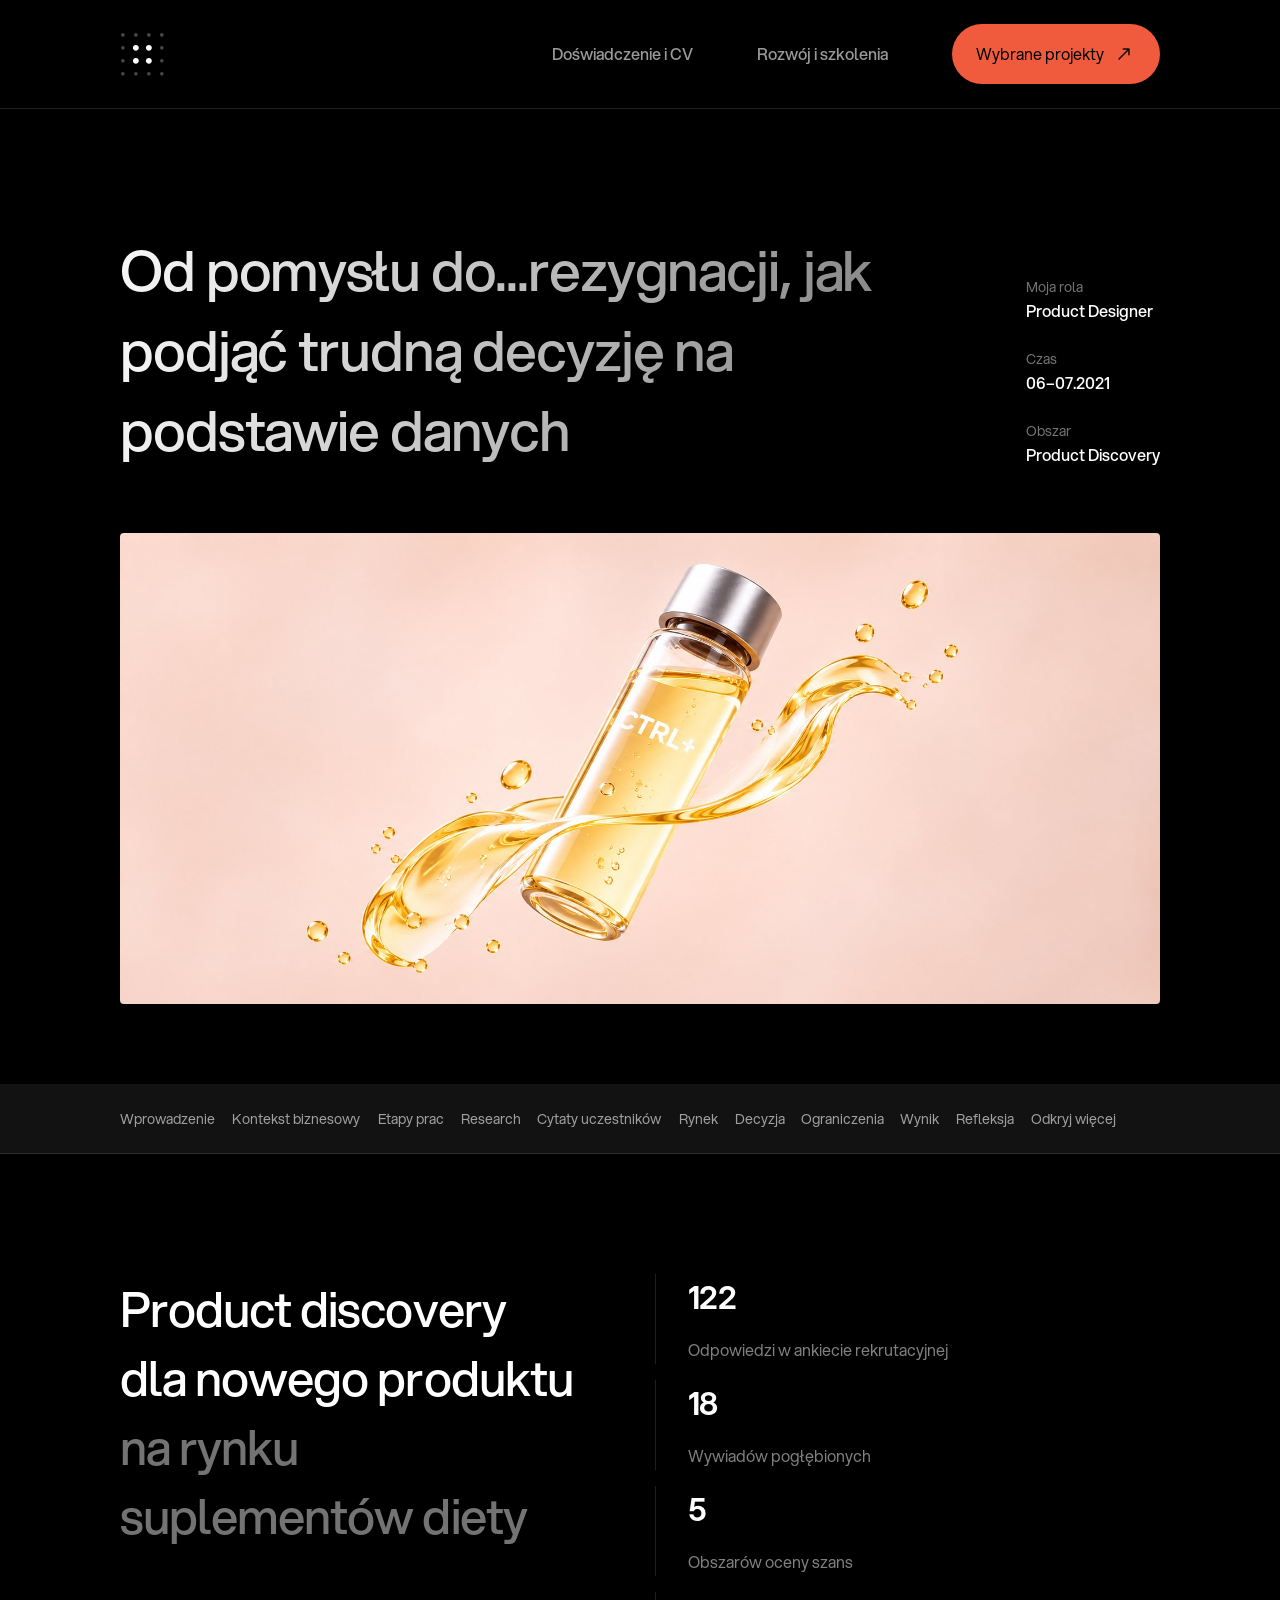
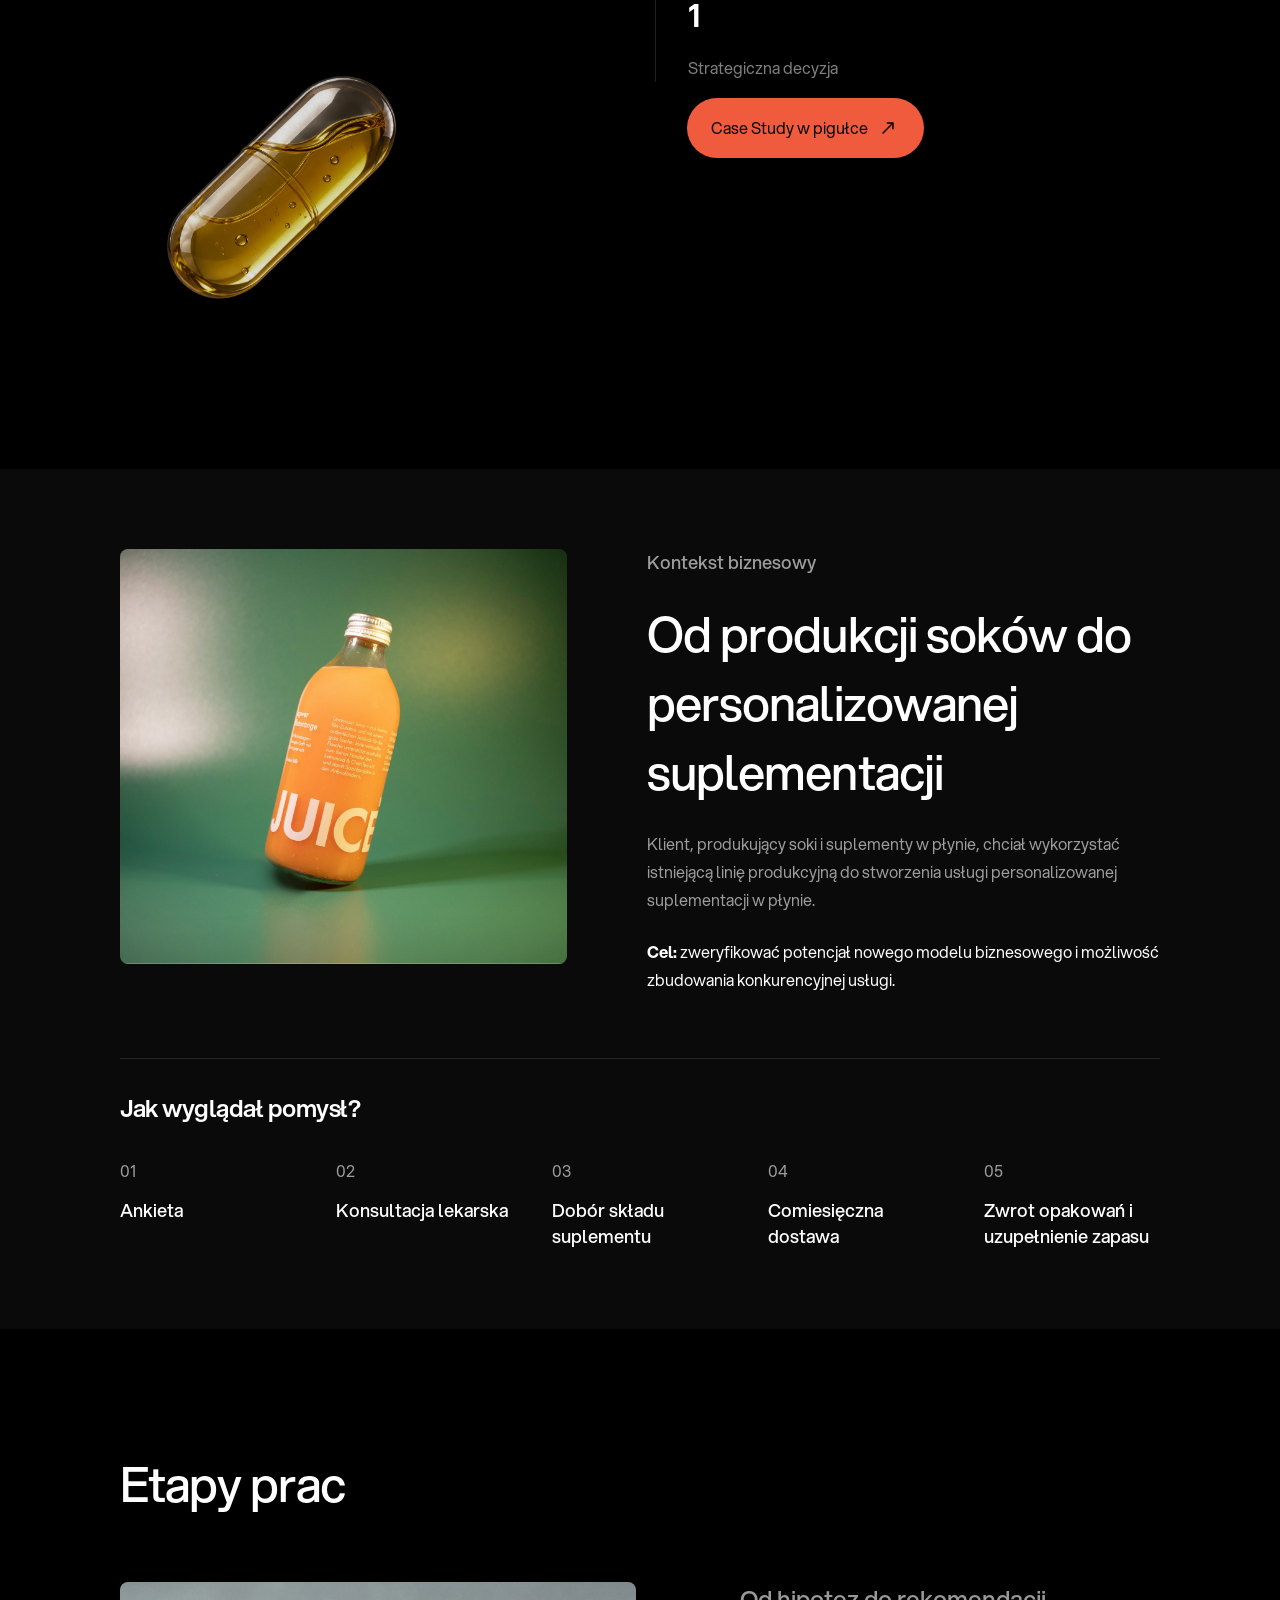
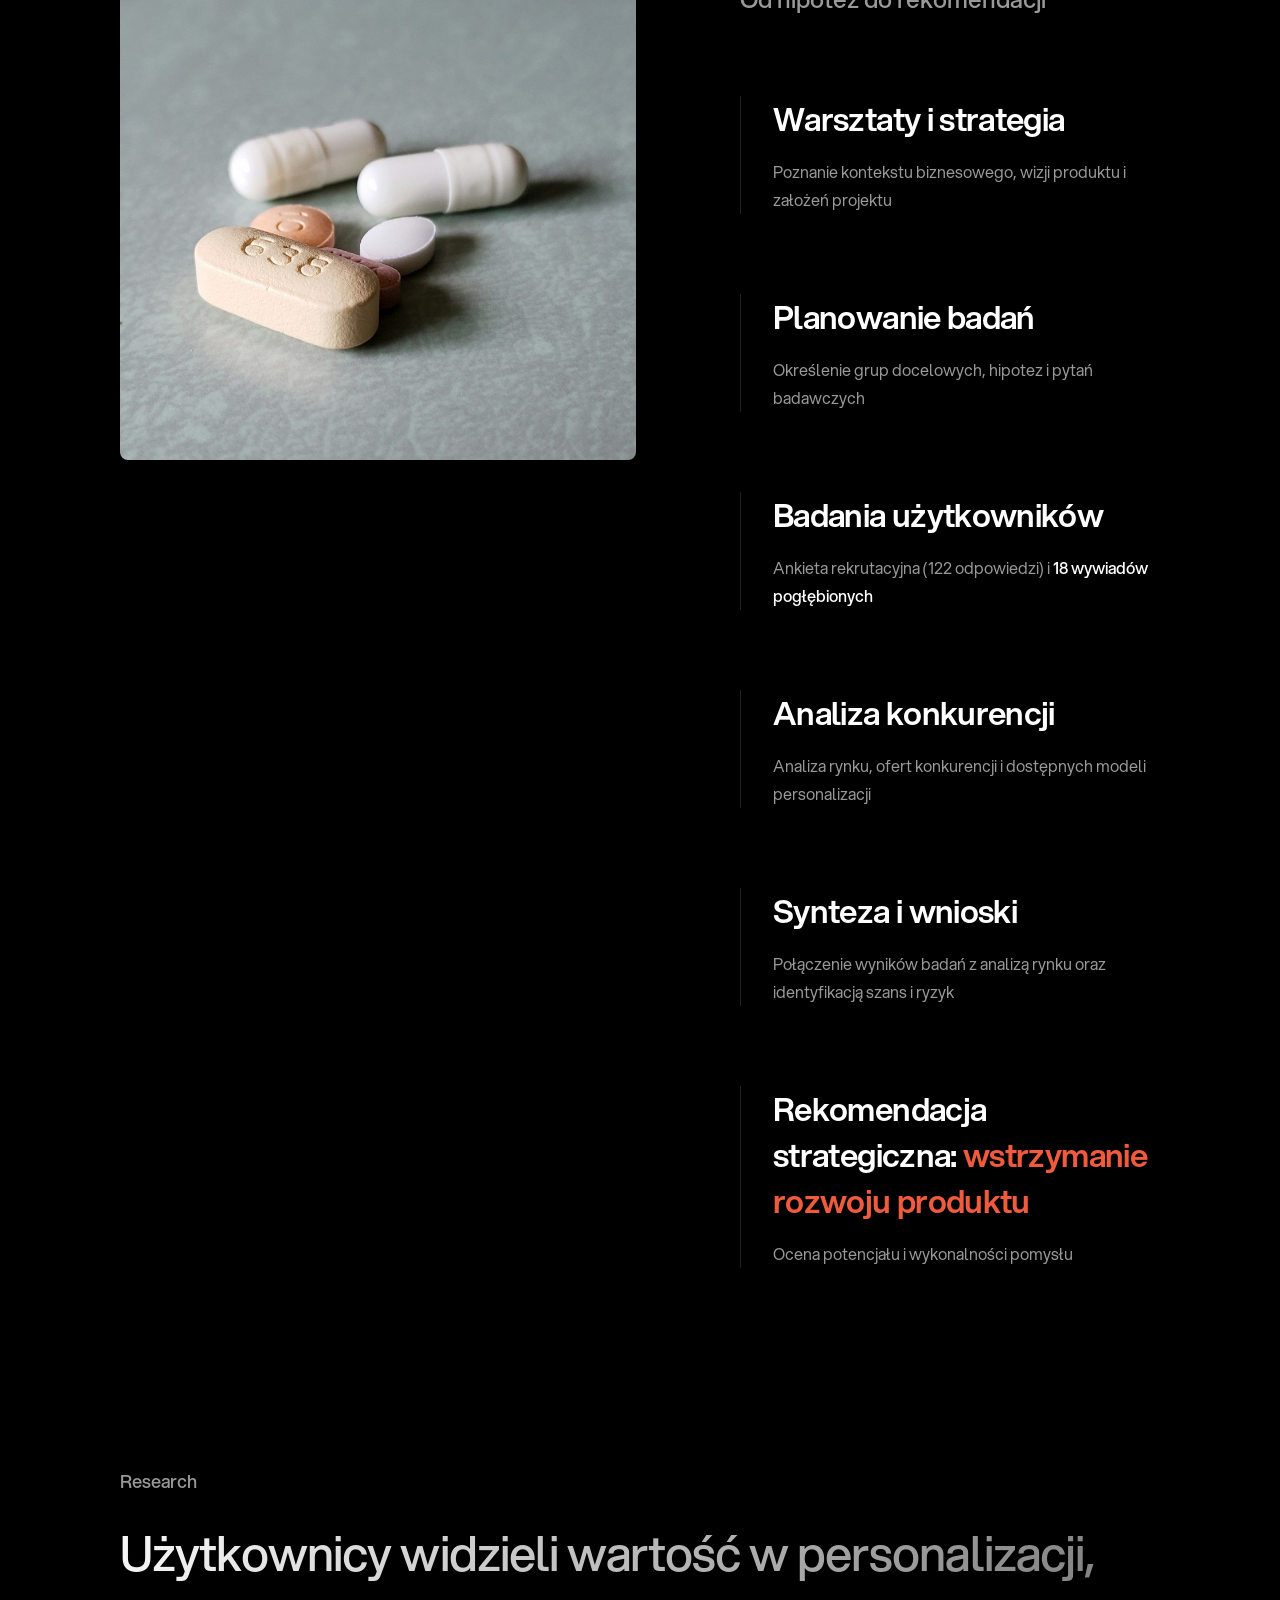
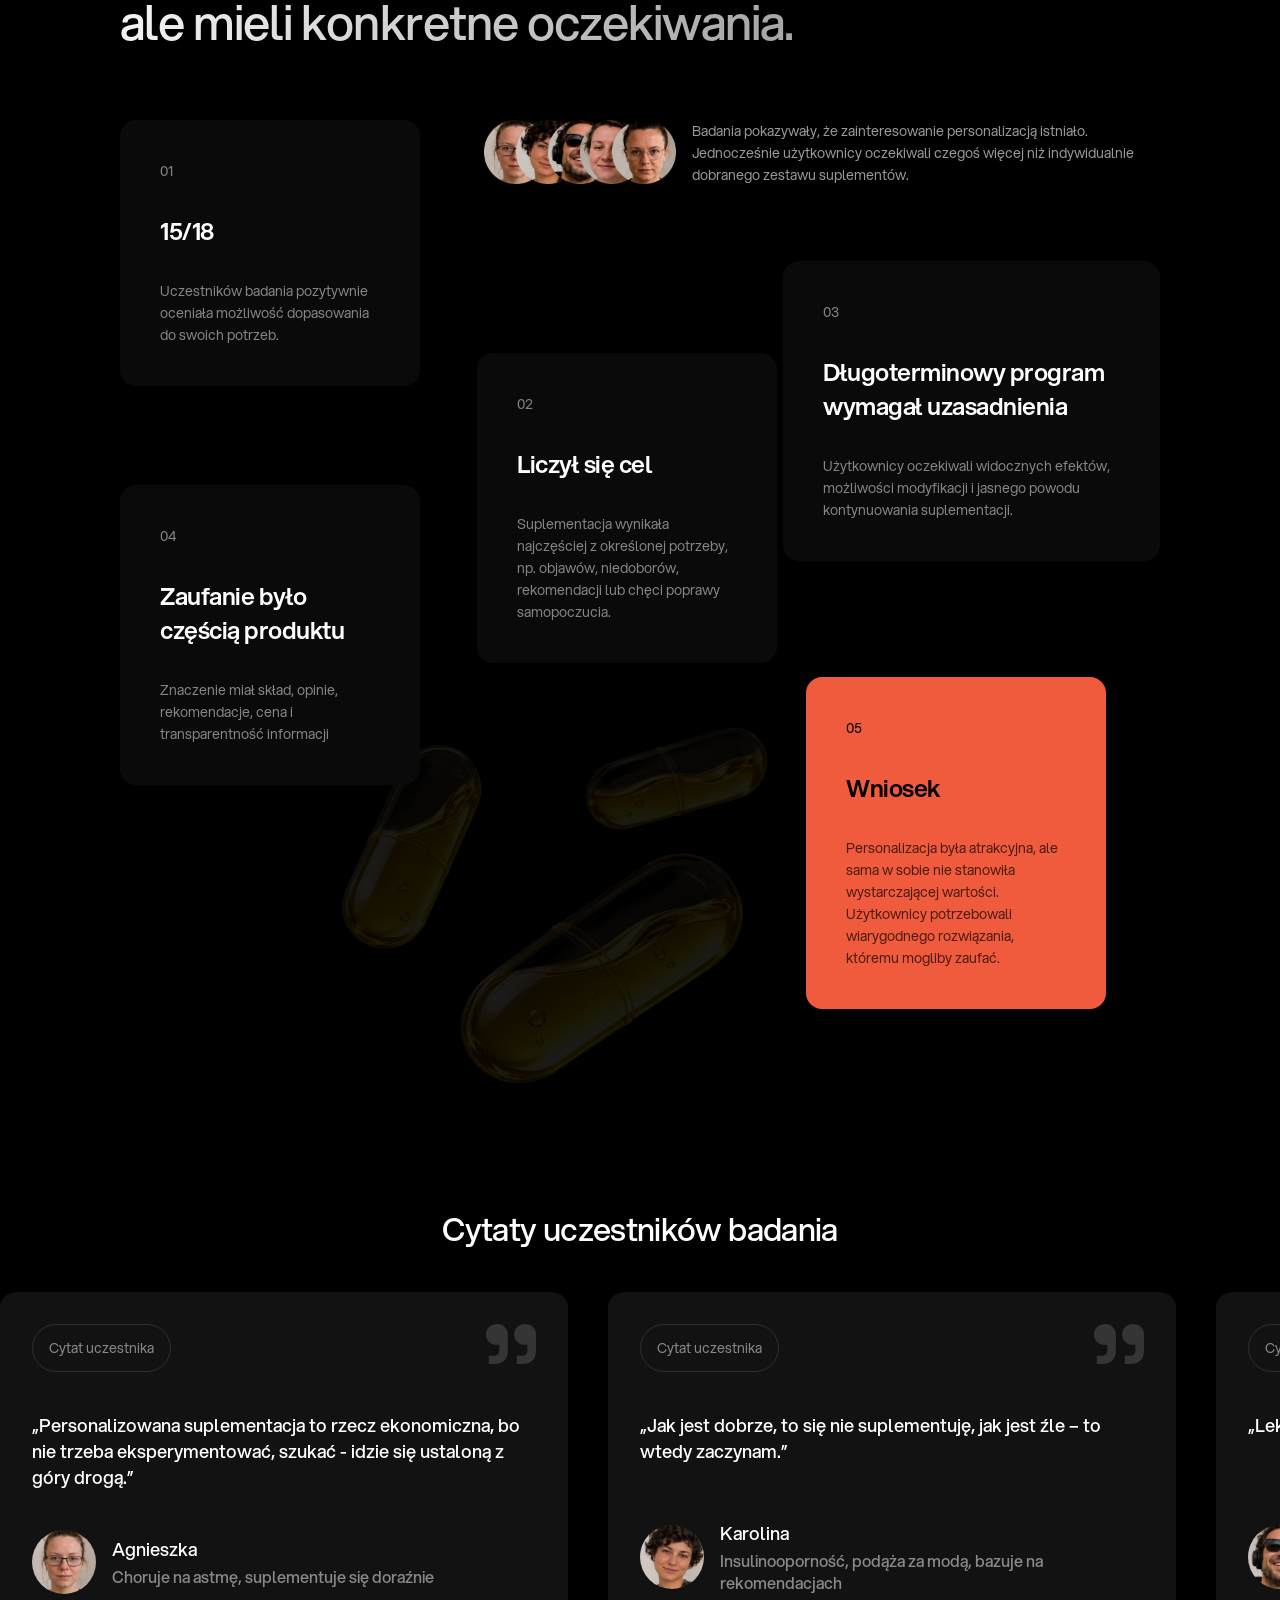
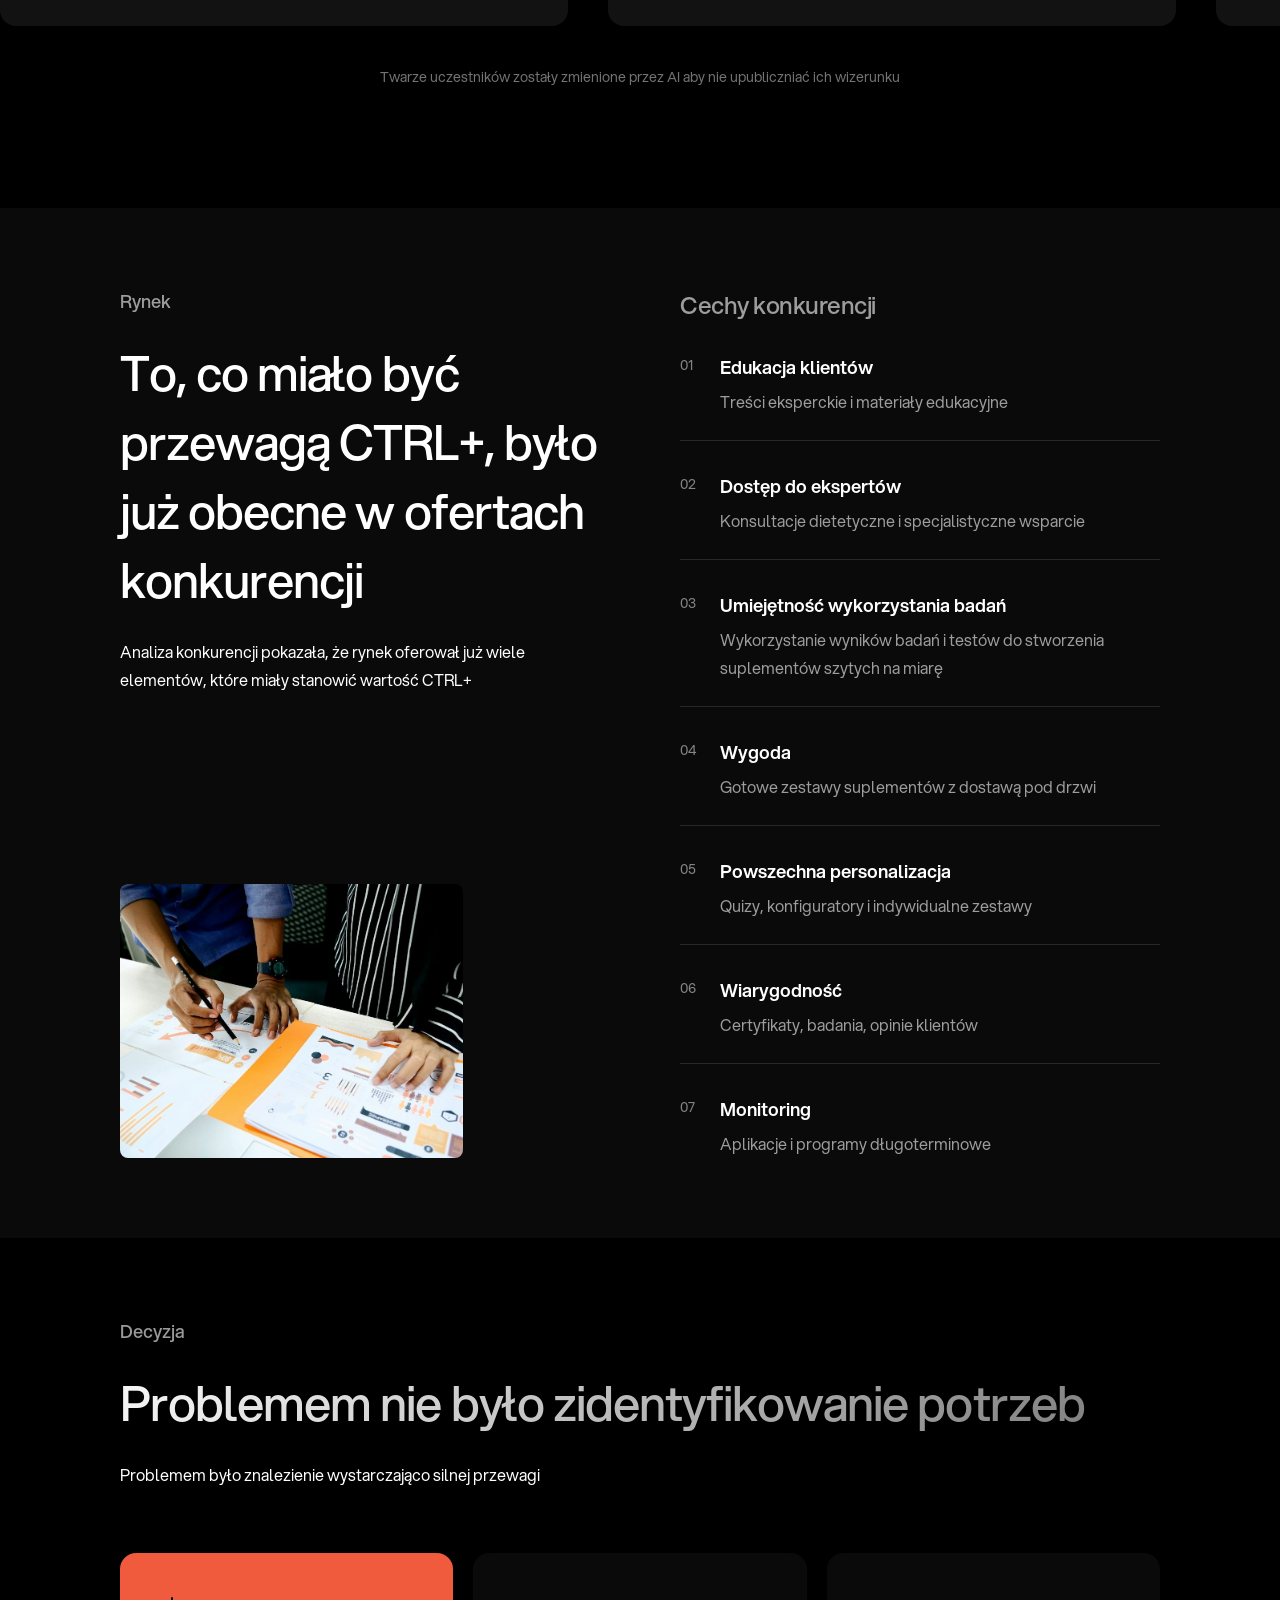
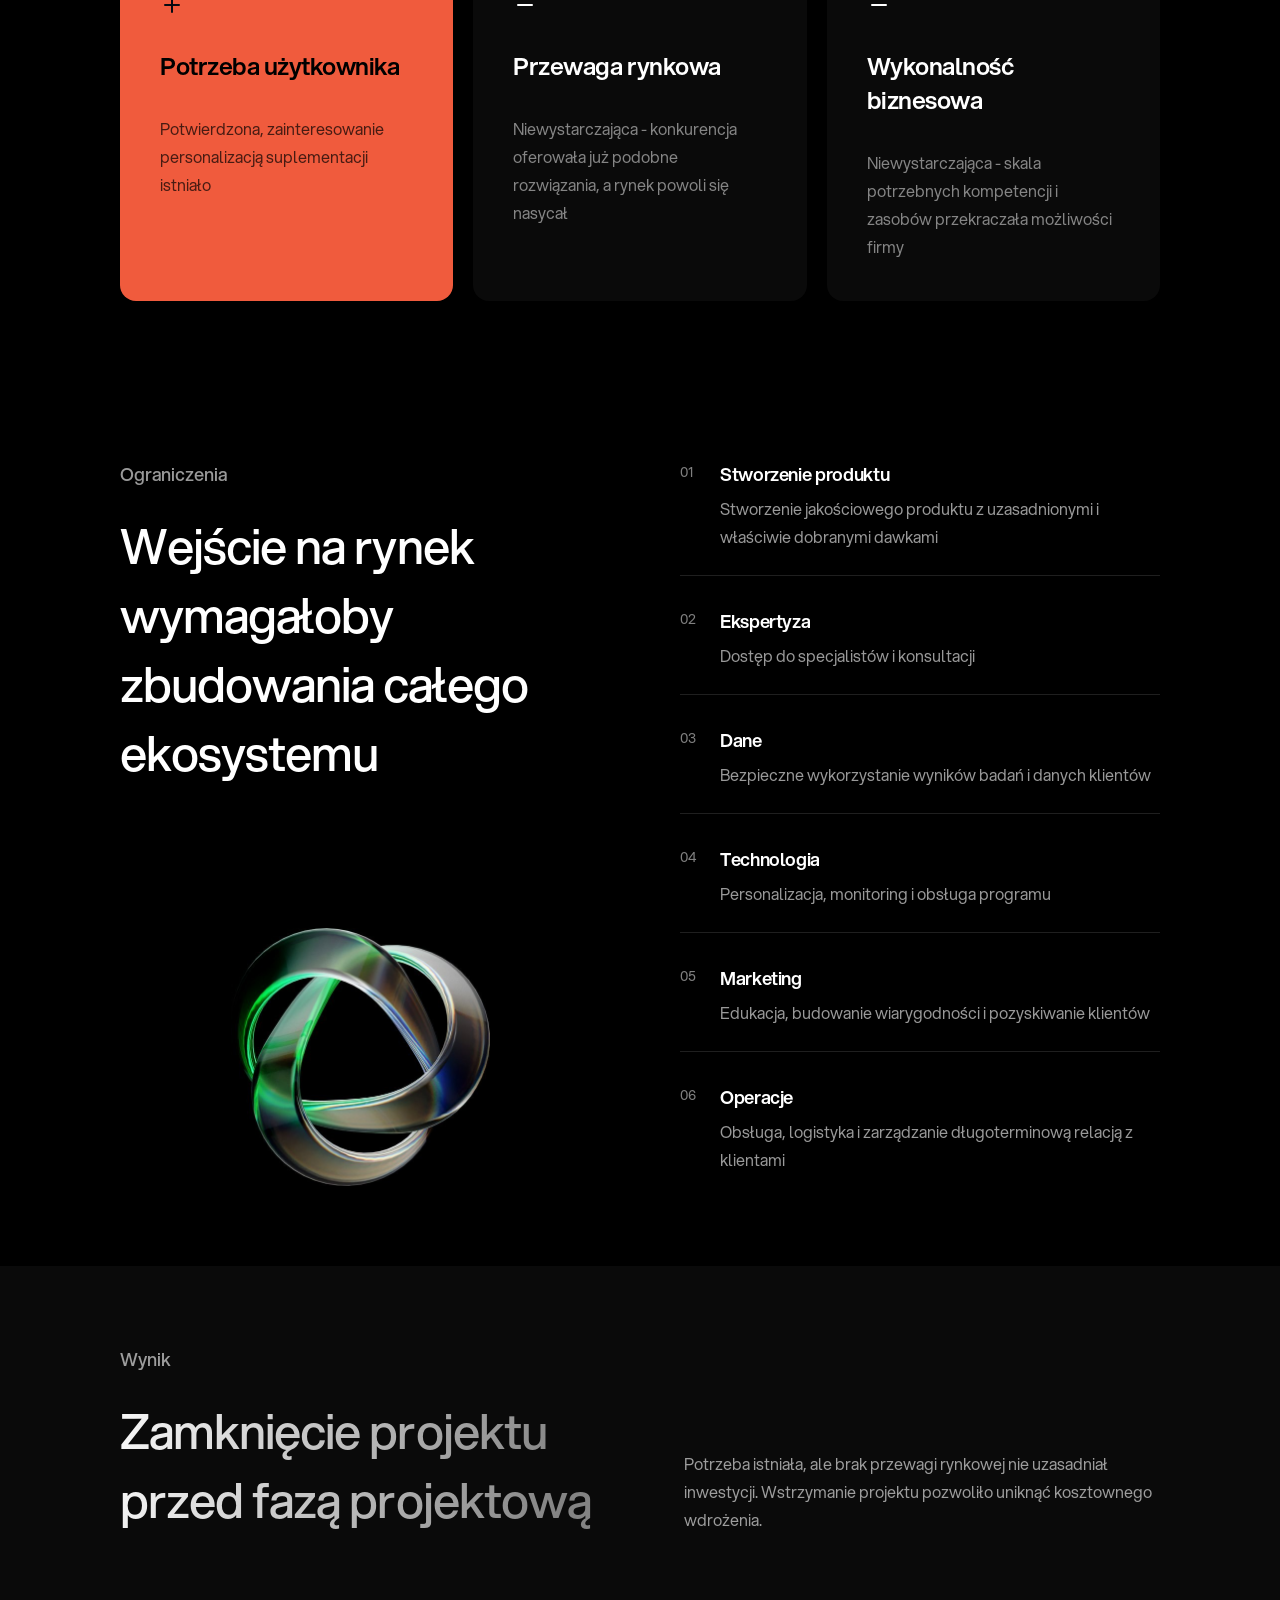
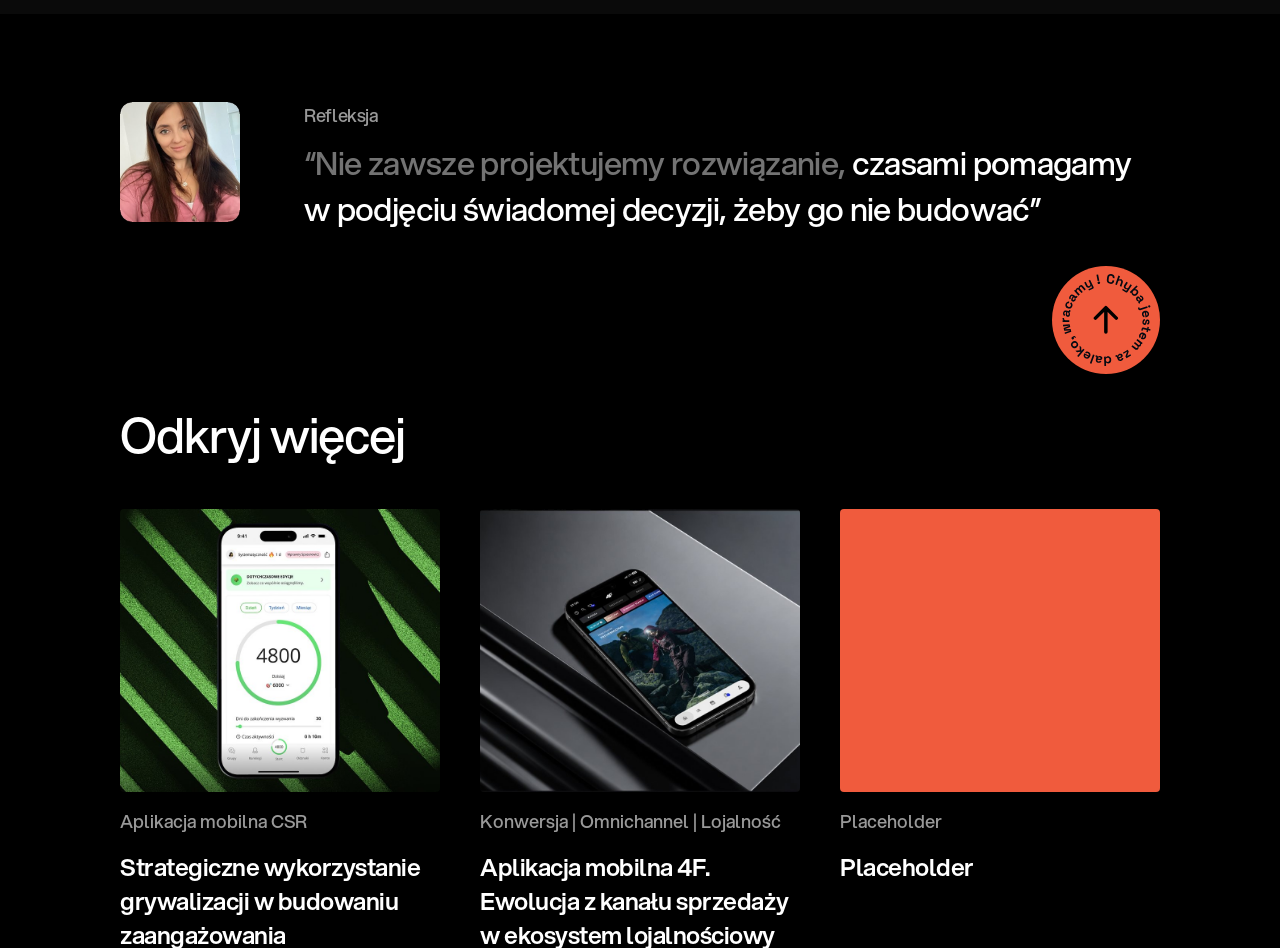
<file: projekty/ctrl.html>
<!DOCTYPE html>
<html lang="pl">
<head>
  <meta charset="UTF-8">
  <meta name="robots" content="noindex, nofollow">
  <meta name="viewport" content="width=device-width, initial-scale=1.0">
  <title>CTRL+ – Aleksandra Kuta</title>
  <meta name="description" content="Od pomysłu do...rezygnacji, jak podjąć trudną decyzję na podstawie danych.">
  <link rel="icon" type="image/svg+xml" href="../assets/favicon.svg">
  <!-- Fonty Aspekta hostowane lokalnie (24.11) – 400 tekst, 500 nagłówki -->
  <link rel="preload" href="../assets/fonts/Aspekta-400.woff2" as="font" type="font/woff2" crossorigin>
  <link rel="preload" href="../assets/fonts/Aspekta-500.woff2" as="font" type="font/woff2" crossorigin>

  <link rel="stylesheet" href="../css/style.css?v=96">
</head>
<body>

  <!-- ============ NAWIGACJA ============ -->
  <header class="site-header">
    <nav class="nav container" aria-label="Główna nawigacja">
      <a href="../index.html" class="nav__logo" aria-label="Strona główna">
        <img src="../assets/icons/logo.svg" alt="" width="44" height="44">
      </a>

      <button class="nav__toggle" type="button" aria-expanded="false" aria-controls="nav-menu" aria-label="Otwórz menu">
        <img src="../assets/icons/menu.svg" alt="" width="24" height="24">
      </button>

      <div class="nav__menu" id="nav-menu">
        <a href="../doswiadczenie.html" class="nav__link">Doświadczenie i CV</a>
        <a href="../rozwoj.html" class="nav__link">Rozwój i szkolenia</a>
        <a href="../index.html#projekty" class="btn btn--cta">
          Wybrane projekty
          <img src="../assets/icons/arrow-up-right.svg" alt="" width="24" height="24">
        </a>
      </div>
    </nav>
  </header>

  <main>
    <!-- ============ HEADER CASE STUDY (makieta: web 3156:3764, mobile 3156:3675) ============ -->
    <section class="case-hero case-hero--ctrl" aria-labelledby="case-title">
      <div class="case-hero__content container">
        <div class="case-hero__heading">
          <h1 id="case-title" class="case-hero__title">
            Od pomysłu do...rezygnacji, jak podjąć trudną decyzję na podstawie danych
          </h1>
        </div>

        <dl class="case-info">
          <div class="case-info__item">
            <dt>Moja rola</dt>
            <dd>Product Designer</dd>
          </div>
          <div class="case-info__item">
            <dt>Czas</dt>
            <dd>06–07.2021</dd>
          </div>
          <div class="case-info__item">
            <dt>Obszar</dt>
            <dd>Product Discovery</dd>
          </div>
        </dl>
      </div>

      <div class="case-hero__media container">
        <picture>
          <img src="../assets/images/projekty/ctrl-header.jpg?v=2" alt="Fiolka suplementu CTRL+ z rozlanym złotym płynem" width="1200" height="544">
        </picture>
      </div>
    </section>

    <!-- ============ NAWIGACJA CASE STUDY (sticky; logika w js/main.js; makieta: web 3159:3913, mobile 3163:4426) ============ -->
    <nav class="case-nav" aria-label="Sekcje case study">
      <div class="case-nav__bar">
        <ul class="case-nav__list">
          <li><a href="#wprowadzenie" class="case-nav__link" data-label="Wprowadzenie">Wprowadzenie</a></li>
          <li><a href="#kontekst-biznesowy" class="case-nav__link" data-label="Kontekst biznesowy">Kontekst biznesowy</a></li>
          <li><a href="#etapy-prac" class="case-nav__link" data-label="Etapy prac">Etapy prac</a></li>
          <li><a href="#research" class="case-nav__link" data-label="Research">Research</a></li>
          <li><a href="#cytaty" class="case-nav__link" data-label="Cytaty uczestników">Cytaty uczestników</a></li>
          <li><a href="#rynek" class="case-nav__link" data-label="Rynek">Rynek</a></li>
          <li><a href="#decyzja" class="case-nav__link" data-label="Decyzja">Decyzja</a></li>
          <li><a href="#ograniczenia" class="case-nav__link" data-label="Ograniczenia">Ograniczenia</a></li>
          <li><a href="#wynik" class="case-nav__link" data-label="Wynik">Wynik</a></li>
          <li><a href="#refleksja" class="case-nav__link" data-label="Refleksja">Refleksja</a></li>
          <li><a href="#odkryj-wiecej" class="case-nav__link" data-label="Odkryj więcej">Odkryj więcej</a></li>
        </ul>
      </div>
    </nav>
    <!-- ============ WPROWADZENIE (makieta: web 3156:3617, mobile 3158:3878) ============ -->
    <!-- ============ WPROWADZENIE (03.11: web 3299:8600, mobile 3299:8565) ============ -->
    <section class="case-intro" id="wprowadzenie" aria-labelledby="intro-title">
      <div class="container case-intro__inner">
        <div class="case-intro__main">
          <h2 id="intro-title" class="case-intro__title">Product discovery dla nowego produktu <span class="case-intro__muted">na rynku suplementów diety</span></h2>
          <picture class="case-intro__media">
            <source media="(max-width: 720px)" srcset="../assets/images/projekty/ctrl-wprowadzenie-mobile.jpg?v=2">
            <img src="../assets/images/projekty/ctrl-wprowadzenie.jpg?v=2" alt="Przezroczysta kapsułka suplementu z płynem" width="319" height="201" loading="lazy">
          </picture>
        </div>
        <div class="case-intro__side">
          <ul class="intro-facts">
            <li class="intro-fact"><span class="intro-fact__value">122</span><span class="intro-fact__label">Odpowiedzi w ankiecie rekrutacyjnej</span></li>
            <li class="intro-fact"><span class="intro-fact__value">18</span><span class="intro-fact__label">Wywiadów pogłębionych</span></li>
            <li class="intro-fact"><span class="intro-fact__value">5</span><span class="intro-fact__label">Obszarów oceny szans</span></li>
            <li class="intro-fact"><span class="intro-fact__value">1</span><span class="intro-fact__label">Strategiczna decyzja</span></li>
          </ul>
          <div class="case-intro__action">
            <!-- web: otwiera drawer (js/main.js [data-drawer-open]); mobile: osobna strona -->
            <a href="ctrl-w-pigulce.html" class="btn btn--cta case-intro__btn" data-drawer-open="pigulka" aria-haspopup="dialog">Case Study w pigułce <svg class="btn__icon" width="24" height="24" viewBox="0 0 24 24" fill="none" aria-hidden="true"><path d="M7.05011 16.9498L16.9496 7.05027M11.2927 7.05027H16.9496V12.7071" stroke="currentColor" stroke-width="1.5" stroke-linecap="round" stroke-linejoin="round"/></svg></a>
          </div>
        </div>
      </div>
    </section>

    <!-- ============ KONTEKST BIZNESOWY (makieta: web 3228:6567, mobile 3229:6940) ============ -->
    <section class="case-business" id="kontekst-biznesowy" aria-labelledby="business-title">
      <div class="container case-business__inner">
        <div class="case-business__top">
          <div class="case-business__media">
            <img src="../assets/images/projekty/ctrl-kontekst.jpg" alt="Butelka soku na zielonym tle" width="2000" height="1334" loading="lazy">
          </div>
          <div class="case-business__text">
            <div class="case-business__heading">
              <p class="case-business__eyebrow">Kontekst biznesowy</p>
              <h2 id="business-title" class="case-business__title">Od produkcji soków do personalizowanej suplementacji</h2>
            </div>
            <p class="case-business__lead">Klient, produkujący soki i suplementy w płynie, chciał wykorzystać istniejącą linię produkcyjną do stworzenia usługi personalizowanej suplementacji w płynie.</p>
            <p class="case-business__goal"><strong>Cel:</strong> zweryfikować potencjał nowego modelu biznesowego i możliwość zbudowania konkurencyjnej usługi.</p>
          </div>
        </div>
        <div class="case-business__idea">
          <h3 class="case-business__subtitle">Jak wyglądał pomysł?</h3>
          <ol class="idea-steps">
            <li class="idea-step"><span class="idea-step__num">01</span><span class="idea-step__title">Ankieta</span></li>
            <li class="idea-step"><span class="idea-step__num">02</span><span class="idea-step__title">Konsultacja lekarska</span></li>
            <li class="idea-step"><span class="idea-step__num">03</span><span class="idea-step__title">Dobór składu suplementu</span></li>
            <li class="idea-step"><span class="idea-step__num">04</span><span class="idea-step__title">Comiesięczna dostawa</span></li>
            <li class="idea-step"><span class="idea-step__num">05</span><span class="idea-step__title">Zwrot opakowań i uzupełnienie zapasu</span></li>
          </ol>
        </div>
      </div>
    </section>

    <!-- ============ ETAPY PRAC (makieta: web 3225:6126, mobile 3228:6617) ============ -->
    <section class="case-stages" id="etapy-prac" aria-labelledby="stages-title">
      <div class="container case-stages__inner">
        <h2 id="stages-title" class="case-stages__title">Etapy prac</h2>
        <p class="case-stages__sub">Od hipotez do rekomendacji</p>
        <div class="case-stages__media">
          <img src="../assets/images/projekty/ctrl-etapy.jpg" alt="Kapsułki i tabletki suplementów na stole" width="900" height="1200" loading="lazy">
        </div>
        <ol class="stage-list">
          <li class="stage">
            <h3 class="stage__title">Warsztaty i strategia</h3>
            <p class="stage__desc">Poznanie kontekstu biznesowego, wizji produktu i założeń projektu</p>
          </li>
          <li class="stage">
            <h3 class="stage__title">Planowanie badań</h3>
            <p class="stage__desc">Określenie grup docelowych, hipotez i pytań badawczych</p>
          </li>
          <li class="stage">
            <h3 class="stage__title">Badania użytkowników</h3>
            <p class="stage__desc">Ankieta rekrutacyjna (122 odpowiedzi) i <strong class="stage__strong">18 wywiadów pogłębionych</strong></p>
          </li>
          <li class="stage">
            <h3 class="stage__title">Analiza konkurencji</h3>
            <p class="stage__desc">Analiza rynku, ofert konkurencji i dostępnych modeli personalizacji</p>
          </li>
          <li class="stage">
            <h3 class="stage__title">Synteza i wnioski</h3>
            <p class="stage__desc">Połączenie wyników badań z analizą rynku oraz identyfikacją szans i ryzyk</p>
          </li>
          <li class="stage">
            <h3 class="stage__title">Rekomendacja strategiczna: <span class="stage__accent">wstrzymanie rozwoju produktu</span></h3>
            <p class="stage__desc">Ocena potencjału i wykonalności pomysłu</p>
          </li>
        </ol>
      </div>
    </section>
    <!-- ============ RESEARCH (makieta: web 3233:7602; mobile – w przygotowaniu) ============ -->
    <section class="case-research" id="research" aria-labelledby="research-title">
      <div class="container case-research__inner">
        <div class="case-research__heading">
          <p class="case-research__eyebrow">Research</p>
          <h2 id="research-title" class="case-research__title">Użytkownicy widzieli wartość w personalizacji, ale mieli konkretne oczekiwania.</h2>
        </div>
        <div class="research-board" data-parallax>
          <img class="research-vial" src="../assets/images/projekty/ctrl-fiolka.jpg?v=2" alt="" width="920" height="780" loading="lazy">
          <div class="research-intro" data-depth="3">
            <img class="research-intro__avatars" src="../assets/images/projekty/ctrl-uczestnicy.jpg?v=2" alt="" width="192" height="64" loading="lazy">
            <p class="research-intro__text">Badania pokazywały, że zainteresowanie personalizacją istniało. Jednocześnie użytkownicy oczekiwali czegoś więcej niż indywidualnie dobranego zestawu suplementów.</p>
          </div>
          <div class="research-tiles">
          <article class="research-tile research-tile--1" data-depth="6">
            <span class="research-tile__num">01</span>
            <h3 class="research-tile__title">15/18</h3>
            <p class="research-tile__desc">Uczestników badania pozytywnie oceniała możliwość dopasowania do swoich potrzeb.</p>
          </article>
          <article class="research-tile research-tile--2" data-depth="-5">
            <span class="research-tile__num">02</span>
            <h3 class="research-tile__title">Liczył się cel</h3>
            <p class="research-tile__desc">Suplementacja wynikała najczęściej z określonej potrzeby, np. objawów, niedoborów, rekomendacji lub chęci poprawy samopoczucia.</p>
          </article>
          <article class="research-tile research-tile--3" data-depth="7">
            <span class="research-tile__num">03</span>
            <h3 class="research-tile__title">Długoterminowy program wymagał uzasadnienia</h3>
            <p class="research-tile__desc">Użytkownicy oczekiwali widocznych efektów, możliwości modyfikacji i jasnego powodu kontynuowania suplementacji.</p>
          </article>
          <article class="research-tile research-tile--4" data-depth="-6">
            <span class="research-tile__num">04</span>
            <h3 class="research-tile__title">Zaufanie było częścią produktu</h3>
            <p class="research-tile__desc">Znaczenie miał skład, opinie, rekomendacje, cena i transparentność informacji</p>
          </article>
          <article class="research-tile research-tile--5 research-tile--accent" data-depth="-8">
            <span class="research-tile__num">05</span>
            <h3 class="research-tile__title">Wniosek</h3>
            <p class="research-tile__desc">Personalizacja była atrakcyjna, ale sama w sobie nie stanowiła wystarczającej wartości. Użytkownicy potrzebowali wiarygodnego rozwiązania, któremu mogliby zaufać.</p>
          </article>
          </div>
        </div>
      </div>
    </section>
    <!-- ============ CYTATY UCZESTNIKÓW (makieta: web 3233:7474; mobile – w przygotowaniu) ============ -->
    <section class="case-quotes" id="cytaty" aria-labelledby="quotes-title">
      <div class="container">
        <h2 id="quotes-title" class="case-quotes__title">Cytaty uczestników badania</h2>
      </div>
      <div class="quotes">
        <div class="quotes__track">
          <ul class="quotes__list">
            <li class="quote-card">
              <div class="quote-card__top"><span class="quote-card__tag">Cytat uczestnika</span><img class="quote-card__mark" src="../assets/icons/ctrl/cudzyslow.svg" alt="" width="50" height="40"></div>
              <p class="quote-card__text">„Personalizowana suplementacja to rzecz ekonomiczna, bo nie trzeba eksperymentować, szukać - idzie się ustaloną z góry drogą.”</p>
              <div class="quote-card__person">
                <img class="quote-card__avatar" src="../assets/images/projekty/ctrl-cytat-01.jpg" alt="" width="64" height="64" loading="lazy">
                <div class="quote-card__who"><span class="quote-card__name">Agnieszka</span><span class="quote-card__desc">Choruje na astmę, suplementuje się doraźnie</span></div>
              </div>
            </li>
            <li class="quote-card">
              <div class="quote-card__top"><span class="quote-card__tag">Cytat uczestnika</span><img class="quote-card__mark" src="../assets/icons/ctrl/cudzyslow.svg" alt="" width="50" height="40"></div>
              <p class="quote-card__text">„Jak jest dobrze, to się nie suplementuję, jak jest źle – to wtedy zaczynam.”</p>
              <div class="quote-card__person">
                <img class="quote-card__avatar" src="../assets/images/projekty/ctrl-cytat-02.jpg" alt="" width="64" height="64" loading="lazy">
                <div class="quote-card__who"><span class="quote-card__name">Karolina</span><span class="quote-card__desc">Insulinooporność, podąża za modą, bazuje na rekomendacjach</span></div>
              </div>
            </li>
            <li class="quote-card">
              <div class="quote-card__top"><span class="quote-card__tag">Cytat uczestnika</span><img class="quote-card__mark" src="../assets/icons/ctrl/cudzyslow.svg" alt="" width="50" height="40"></div>
              <p class="quote-card__text">„Leki i suplementy nie są od tego, żeby były smaczne.”</p>
              <div class="quote-card__person">
                <img class="quote-card__avatar" src="../assets/images/projekty/ctrl-cytat-03.jpg" alt="" width="64" height="64" loading="lazy">
                <div class="quote-card__who"><span class="quote-card__name">Maciej</span><span class="quote-card__desc">Sportowiec amator, bardzo świadomy, choruje na łuszczycę</span></div>
              </div>
            </li>
            <li class="quote-card">
              <div class="quote-card__top"><span class="quote-card__tag">Cytat uczestnika</span><img class="quote-card__mark" src="../assets/icons/ctrl/cudzyslow.svg" alt="" width="50" height="40"></div>
              <p class="quote-card__text">„Jestem na to strasznie wrażliwa, jak ludzie mówią o zdrowiu, ale nie przedstawiają badań.”</p>
              <div class="quote-card__person">
                <img class="quote-card__avatar" src="../assets/images/projekty/ctrl-cytat-04.jpg" alt="" width="64" height="64" loading="lazy">
                <div class="quote-card__who"><span class="quote-card__name">Monika</span><span class="quote-card__desc">Dba o zdrowie, suplementuje się, żeby się wzmocnić</span></div>
              </div>
            </li>
            <li class="quote-card">
              <div class="quote-card__top"><span class="quote-card__tag">Cytat uczestnika</span><img class="quote-card__mark" src="../assets/icons/ctrl/cudzyslow.svg" alt="" width="50" height="40"></div>
              <p class="quote-card__text">„System medycyny zachodniej nie jest oparty na holizmie.”</p>
              <div class="quote-card__person">
                <img class="quote-card__avatar" src="../assets/images/projekty/ctrl-cytat-05.jpg" alt="" width="64" height="64" loading="lazy">
                <div class="quote-card__who"><span class="quote-card__name">Aleksandra</span><span class="quote-card__desc">Nie choruje, ale miewa uciążliwe, przewlekłe objawy; bardzo świadoma</span></div>
              </div>
            </li>
            <li class="quote-card">
              <div class="quote-card__top"><span class="quote-card__tag">Cytat uczestnika</span><img class="quote-card__mark" src="../assets/icons/ctrl/cudzyslow.svg" alt="" width="50" height="40"></div>
              <p class="quote-card__text">„Jak przyszła pandemia, to mocniej zaczęłam sięgać po suplementy, żeby utrzymać zdrowie w najlepszej kondycji.”</p>
              <div class="quote-card__person">
                <img class="quote-card__avatar" src="../assets/images/projekty/ctrl-cytat-06.jpg" alt="" width="64" height="64" loading="lazy">
                <div class="quote-card__who"><span class="quote-card__name">Magdalena</span><span class="quote-card__desc">Dba o wygląd, suplementuje się pod wpływem mody</span></div>
              </div>
            </li>
            <li class="quote-card">
              <div class="quote-card__top"><span class="quote-card__tag">Cytat uczestnika</span><img class="quote-card__mark" src="../assets/icons/ctrl/cudzyslow.svg" alt="" width="50" height="40"></div>
              <p class="quote-card__text">„Dietetyk i lekarz mają równe kompetencje w zakresie suplementacji, choć wydaje mi się, że lekarz może mieć większe.”</p>
              <div class="quote-card__person">
                <img class="quote-card__avatar" src="../assets/images/projekty/ctrl-cytat-07.jpg" alt="" width="64" height="64" loading="lazy">
                <div class="quote-card__who"><span class="quote-card__name">Marcin</span><span class="quote-card__desc">Dba o wygląd i chce widzieć efekty</span></div>
              </div>
            </li>
            <li class="quote-card">
              <div class="quote-card__top"><span class="quote-card__tag">Cytat uczestnika</span><img class="quote-card__mark" src="../assets/icons/ctrl/cudzyslow.svg" alt="" width="50" height="40"></div>
              <p class="quote-card__text">„Lekarz nie jest mi potrzebny, tylko dietetyk lub specjalista od żywienia.”</p>
              <div class="quote-card__person">
                <img class="quote-card__avatar" src="../assets/images/projekty/ctrl-cytat-08.jpg" alt="" width="64" height="64" loading="lazy">
                <div class="quote-card__who"><span class="quote-card__name">Irmina</span><span class="quote-card__desc">Nie choruje, suplementy stosuje doraźnie</span></div>
              </div>
            </li>
            <li class="quote-card">
              <div class="quote-card__top"><span class="quote-card__tag">Cytat uczestnika</span><img class="quote-card__mark" src="../assets/icons/ctrl/cudzyslow.svg" alt="" width="50" height="40"></div>
              <p class="quote-card__text">„Chciałabym skorzystać z tego programu testowo przez miesiąc, zanim zdecyduję się na dłuższą subskrypcję.”</p>
              <div class="quote-card__person">
                <img class="quote-card__avatar" src="../assets/images/projekty/ctrl-cytat-09.jpg" alt="" width="64" height="64" loading="lazy">
                <div class="quote-card__who"><span class="quote-card__name">Marta</span><span class="quote-card__desc">Przyszła mama, dbająca o wygląd</span></div>
              </div>
            </li>
            <li class="quote-card">
              <div class="quote-card__top"><span class="quote-card__tag">Cytat uczestnika</span><img class="quote-card__mark" src="../assets/icons/ctrl/cudzyslow.svg" alt="" width="50" height="40"></div>
              <p class="quote-card__text">„Bez suplementacji to trochę słabo.”</p>
              <div class="quote-card__person">
                <img class="quote-card__avatar" src="../assets/images/projekty/ctrl-cytat-10.jpg" alt="" width="64" height="64" loading="lazy">
                <div class="quote-card__who"><span class="quote-card__name">Marta</span><span class="quote-card__desc">Poszukiwaczka, hipochondryczka, na którą wpływ ma moda</span></div>
              </div>
            </li>
            <li class="quote-card">
              <div class="quote-card__top"><span class="quote-card__tag">Cytat uczestnika</span><img class="quote-card__mark" src="../assets/icons/ctrl/cudzyslow.svg" alt="" width="50" height="40"></div>
              <p class="quote-card__text">„Wygląd i waga to motywatory, które sprawiają, że biorę suplementy.”</p>
              <div class="quote-card__person">
                <img class="quote-card__avatar" src="../assets/images/projekty/ctrl-cytat-11.jpg" alt="" width="64" height="64" loading="lazy">
                <div class="quote-card__who"><span class="quote-card__name">Marta</span><span class="quote-card__desc">Dba o wygląd i wagę – to dla niej bardzo silny motywator</span></div>
              </div>
            </li>
          </ul>
          <ul class="quotes__list" aria-hidden="true">
            <li class="quote-card">
              <div class="quote-card__top"><span class="quote-card__tag">Cytat uczestnika</span><img class="quote-card__mark" src="../assets/icons/ctrl/cudzyslow.svg" alt="" width="50" height="40"></div>
              <p class="quote-card__text">„Personalizowana suplementacja to rzecz ekonomiczna, bo nie trzeba eksperymentować, szukać - idzie się ustaloną z góry drogą.”</p>
              <div class="quote-card__person">
                <img class="quote-card__avatar" src="../assets/images/projekty/ctrl-cytat-01.jpg" alt="" width="64" height="64" loading="lazy">
                <div class="quote-card__who"><span class="quote-card__name">Agnieszka</span><span class="quote-card__desc">Choruje na astmę, suplementuje się doraźnie</span></div>
              </div>
            </li>
            <li class="quote-card">
              <div class="quote-card__top"><span class="quote-card__tag">Cytat uczestnika</span><img class="quote-card__mark" src="../assets/icons/ctrl/cudzyslow.svg" alt="" width="50" height="40"></div>
              <p class="quote-card__text">„Jak jest dobrze, to się nie suplementuję, jak jest źle – to wtedy zaczynam.”</p>
              <div class="quote-card__person">
                <img class="quote-card__avatar" src="../assets/images/projekty/ctrl-cytat-02.jpg" alt="" width="64" height="64" loading="lazy">
                <div class="quote-card__who"><span class="quote-card__name">Karolina</span><span class="quote-card__desc">Insulinooporność, podąża za modą, bazuje na rekomendacjach</span></div>
              </div>
            </li>
            <li class="quote-card">
              <div class="quote-card__top"><span class="quote-card__tag">Cytat uczestnika</span><img class="quote-card__mark" src="../assets/icons/ctrl/cudzyslow.svg" alt="" width="50" height="40"></div>
              <p class="quote-card__text">„Leki i suplementy nie są od tego, żeby były smaczne.”</p>
              <div class="quote-card__person">
                <img class="quote-card__avatar" src="../assets/images/projekty/ctrl-cytat-03.jpg" alt="" width="64" height="64" loading="lazy">
                <div class="quote-card__who"><span class="quote-card__name">Maciej</span><span class="quote-card__desc">Sportowiec amator, bardzo świadomy, choruje na łuszczycę</span></div>
              </div>
            </li>
            <li class="quote-card">
              <div class="quote-card__top"><span class="quote-card__tag">Cytat uczestnika</span><img class="quote-card__mark" src="../assets/icons/ctrl/cudzyslow.svg" alt="" width="50" height="40"></div>
              <p class="quote-card__text">„Jestem na to strasznie wrażliwa, jak ludzie mówią o zdrowiu, ale nie przedstawiają badań.”</p>
              <div class="quote-card__person">
                <img class="quote-card__avatar" src="../assets/images/projekty/ctrl-cytat-04.jpg" alt="" width="64" height="64" loading="lazy">
                <div class="quote-card__who"><span class="quote-card__name">Monika</span><span class="quote-card__desc">Dba o zdrowie, suplementuje się, żeby się wzmocnić</span></div>
              </div>
            </li>
            <li class="quote-card">
              <div class="quote-card__top"><span class="quote-card__tag">Cytat uczestnika</span><img class="quote-card__mark" src="../assets/icons/ctrl/cudzyslow.svg" alt="" width="50" height="40"></div>
              <p class="quote-card__text">„System medycyny zachodniej nie jest oparty na holizmie.”</p>
              <div class="quote-card__person">
                <img class="quote-card__avatar" src="../assets/images/projekty/ctrl-cytat-05.jpg" alt="" width="64" height="64" loading="lazy">
                <div class="quote-card__who"><span class="quote-card__name">Aleksandra</span><span class="quote-card__desc">Nie choruje, ale miewa uciążliwe, przewlekłe objawy; bardzo świadoma</span></div>
              </div>
            </li>
            <li class="quote-card">
              <div class="quote-card__top"><span class="quote-card__tag">Cytat uczestnika</span><img class="quote-card__mark" src="../assets/icons/ctrl/cudzyslow.svg" alt="" width="50" height="40"></div>
              <p class="quote-card__text">„Jak przyszła pandemia, to mocniej zaczęłam sięgać po suplementy, żeby utrzymać zdrowie w najlepszej kondycji.”</p>
              <div class="quote-card__person">
                <img class="quote-card__avatar" src="../assets/images/projekty/ctrl-cytat-06.jpg" alt="" width="64" height="64" loading="lazy">
                <div class="quote-card__who"><span class="quote-card__name">Magdalena</span><span class="quote-card__desc">Dba o wygląd, suplementuje się pod wpływem mody</span></div>
              </div>
            </li>
            <li class="quote-card">
              <div class="quote-card__top"><span class="quote-card__tag">Cytat uczestnika</span><img class="quote-card__mark" src="../assets/icons/ctrl/cudzyslow.svg" alt="" width="50" height="40"></div>
              <p class="quote-card__text">„Dietetyk i lekarz mają równe kompetencje w zakresie suplementacji, choć wydaje mi się, że lekarz może mieć większe.”</p>
              <div class="quote-card__person">
                <img class="quote-card__avatar" src="../assets/images/projekty/ctrl-cytat-07.jpg" alt="" width="64" height="64" loading="lazy">
                <div class="quote-card__who"><span class="quote-card__name">Marcin</span><span class="quote-card__desc">Dba o wygląd i chce widzieć efekty</span></div>
              </div>
            </li>
            <li class="quote-card">
              <div class="quote-card__top"><span class="quote-card__tag">Cytat uczestnika</span><img class="quote-card__mark" src="../assets/icons/ctrl/cudzyslow.svg" alt="" width="50" height="40"></div>
              <p class="quote-card__text">„Lekarz nie jest mi potrzebny, tylko dietetyk lub specjalista od żywienia.”</p>
              <div class="quote-card__person">
                <img class="quote-card__avatar" src="../assets/images/projekty/ctrl-cytat-08.jpg" alt="" width="64" height="64" loading="lazy">
                <div class="quote-card__who"><span class="quote-card__name">Irmina</span><span class="quote-card__desc">Nie choruje, suplementy stosuje doraźnie</span></div>
              </div>
            </li>
            <li class="quote-card">
              <div class="quote-card__top"><span class="quote-card__tag">Cytat uczestnika</span><img class="quote-card__mark" src="../assets/icons/ctrl/cudzyslow.svg" alt="" width="50" height="40"></div>
              <p class="quote-card__text">„Chciałabym skorzystać z tego programu testowo przez miesiąc, zanim zdecyduję się na dłuższą subskrypcję.”</p>
              <div class="quote-card__person">
                <img class="quote-card__avatar" src="../assets/images/projekty/ctrl-cytat-09.jpg" alt="" width="64" height="64" loading="lazy">
                <div class="quote-card__who"><span class="quote-card__name">Marta</span><span class="quote-card__desc">Przyszła mama, dbająca o wygląd</span></div>
              </div>
            </li>
            <li class="quote-card">
              <div class="quote-card__top"><span class="quote-card__tag">Cytat uczestnika</span><img class="quote-card__mark" src="../assets/icons/ctrl/cudzyslow.svg" alt="" width="50" height="40"></div>
              <p class="quote-card__text">„Bez suplementacji to trochę słabo.”</p>
              <div class="quote-card__person">
                <img class="quote-card__avatar" src="../assets/images/projekty/ctrl-cytat-10.jpg" alt="" width="64" height="64" loading="lazy">
                <div class="quote-card__who"><span class="quote-card__name">Marta</span><span class="quote-card__desc">Poszukiwaczka, hipochondryczka, na którą wpływ ma moda</span></div>
              </div>
            </li>
            <li class="quote-card">
              <div class="quote-card__top"><span class="quote-card__tag">Cytat uczestnika</span><img class="quote-card__mark" src="../assets/icons/ctrl/cudzyslow.svg" alt="" width="50" height="40"></div>
              <p class="quote-card__text">„Wygląd i waga to motywatory, które sprawiają, że biorę suplementy.”</p>
              <div class="quote-card__person">
                <img class="quote-card__avatar" src="../assets/images/projekty/ctrl-cytat-11.jpg" alt="" width="64" height="64" loading="lazy">
                <div class="quote-card__who"><span class="quote-card__name">Marta</span><span class="quote-card__desc">Dba o wygląd i wagę – to dla niej bardzo silny motywator</span></div>
              </div>
            </li>
          </ul>
        </div>
      </div>
      <div class="container">
        <p class="case-quotes__note">Twarze uczestników zostały zmienione przez AI aby nie upubliczniać ich wizerunku</p>
      </div>
    </section>
    <!-- ============ RYNEK (makieta: web 3257:2758, mobile 3257:3517 – wersja skrócona 02.11) ============ -->
    <section class="case-market" id="rynek" aria-labelledby="market-title">
      <div class="container case-market__inner">
        <div class="case-market__side">
          <div class="case-market__text">
            <p class="case-market__eyebrow">Rynek</p>
            <h2 id="market-title" class="case-market__title">To, co miało być przewagą CTRL+, było już obecne w ofertach konkurencji</h2>
            <p class="case-market__lead">Analiza konkurencji pokazała, że rynek oferował już wiele elementów, które miały stanowić wartość CTRL+</p>
          </div>
          <div class="case-market__media">
            <img src="../assets/images/projekty/ctrl-rynek.jpg" alt="Analiza wykresów i danych na papierze" width="1031" height="683" loading="lazy">
          </div>
        </div>
        <div class="case-market__features">
          <h3 class="case-market__subtitle">Cechy konkurencji</h3>
          <ol class="limits">
            <li class="limit">
              <span class="limit__num">01</span>
              <div class="limit__text">
                <h4 class="limit__title">Edukacja klientów</h4>
                <p class="limit__desc">Treści eksperckie i materiały edukacyjne</p>
              </div>
            </li>
            <li class="limit">
              <span class="limit__num">02</span>
              <div class="limit__text">
                <h4 class="limit__title">Dostęp do ekspertów</h4>
                <p class="limit__desc">Konsultacje dietetyczne i specjalistyczne wsparcie</p>
              </div>
            </li>
            <li class="limit">
              <span class="limit__num">03</span>
              <div class="limit__text">
                <h4 class="limit__title">Umiejętność wykorzystania badań</h4>
                <p class="limit__desc">Wykorzystanie wyników badań i testów do stworzenia suplementów szytych na miarę</p>
              </div>
            </li>
            <li class="limit">
              <span class="limit__num">04</span>
              <div class="limit__text">
                <h4 class="limit__title">Wygoda</h4>
                <p class="limit__desc">Gotowe zestawy suplementów z dostawą pod drzwi</p>
              </div>
            </li>
            <li class="limit">
              <span class="limit__num">05</span>
              <div class="limit__text">
                <h4 class="limit__title">Powszechna personalizacja</h4>
                <p class="limit__desc">Quizy, konfiguratory i indywidualne zestawy</p>
              </div>
            </li>
            <li class="limit">
              <span class="limit__num">06</span>
              <div class="limit__text">
                <h4 class="limit__title">Wiarygodność</h4>
                <p class="limit__desc">Certyfikaty, badania, opinie klientów</p>
              </div>
            </li>
            <li class="limit">
              <span class="limit__num">07</span>
              <div class="limit__text">
                <h4 class="limit__title">Monitoring</h4>
                <p class="limit__desc">Aplikacje i programy długoterminowe</p>
              </div>
            </li>
          </ol>
        </div>
      </div>
    </section>

    <!-- ============ DECYZJA (makieta: web 3265:2270, mobile 3265:2380) ============ -->
    <section class="case-verdict" id="decyzja" aria-labelledby="verdict-title">
      <div class="container case-verdict__inner">
        <div class="case-verdict__heading">
          <p class="case-verdict__eyebrow">Decyzja</p>
          <h2 id="verdict-title" class="case-verdict__title">Problemem nie było zidentyfikowanie potrzeb</h2>
          <p class="case-verdict__lead">Problemem było znalezienie wystarczająco silnej przewagi</p>
        </div>
        <ul class="verdict-list">
          <li class="verdict-tile verdict-tile--accent">
            <img class="verdict-tile__icon" src="../assets/icons/ctrl/plus.svg" alt="" width="24" height="24">
            <h3 class="verdict-tile__title">Potrzeba użytkownika</h3>
            <p class="verdict-tile__desc">Potwierdzona, zainteresowanie personalizacją suplementacji istniało</p>
          </li>
          <li class="verdict-tile">
            <img class="verdict-tile__icon" src="../assets/icons/ctrl/minus.svg" alt="" width="24" height="24">
            <h3 class="verdict-tile__title">Przewaga rynkowa</h3>
            <p class="verdict-tile__desc">Niewystarczająca - konkurencja oferowała już podobne rozwiązania, a rynek powoli się nasycał</p>
          </li>
          <li class="verdict-tile">
            <img class="verdict-tile__icon" src="../assets/icons/ctrl/minus.svg" alt="" width="24" height="24">
            <h3 class="verdict-tile__title">Wykonalność biznesowa</h3>
            <p class="verdict-tile__desc">Niewystarczająca - skala potrzebnych kompetencji i zasobów przekraczała możliwości firmy</p>
          </li>
        </ul>
      </div>
    </section>
    <!-- ============ OGRANICZENIA (makieta: web 3268:4415, mobile 3269:4588) ============ -->
    <section class="case-limits" id="ograniczenia" aria-labelledby="limits-title">
      <div class="container case-limits__inner">
        <div class="case-limits__side">
          <div class="case-limits__heading">
            <p class="case-limits__eyebrow">Ograniczenia</p>
            <h2 id="limits-title" class="case-limits__title">Wejście na rynek wymagałoby zbudowania całego ekosystemu</h2>
          </div>
          <img class="case-limits__img" src="../assets/images/projekty/ctrl-szklo.jpg?v=2" alt="" width="520" height="519" loading="lazy">
        </div>
        <ol class="limits">
          <li class="limit">
            <span class="limit__num">01</span>
            <div class="limit__text">
              <h3 class="limit__title">Stworzenie produktu</h3>
              <p class="limit__desc">Stworzenie jakościowego produktu z uzasadnionymi i właściwie dobranymi dawkami</p>
            </div>
          </li>
          <li class="limit">
            <span class="limit__num">02</span>
            <div class="limit__text">
              <h3 class="limit__title">Ekspertyza</h3>
              <p class="limit__desc">Dostęp do specjalistów i konsultacji</p>
            </div>
          </li>
          <li class="limit">
            <span class="limit__num">03</span>
            <div class="limit__text">
              <h3 class="limit__title">Dane</h3>
              <p class="limit__desc">Bezpieczne wykorzystanie wyników badań i danych klientów</p>
            </div>
          </li>
          <li class="limit">
            <span class="limit__num">04</span>
            <div class="limit__text">
              <h3 class="limit__title">Technologia</h3>
              <p class="limit__desc">Personalizacja, monitoring i obsługa programu</p>
            </div>
          </li>
          <li class="limit">
            <span class="limit__num">05</span>
            <div class="limit__text">
              <h3 class="limit__title">Marketing</h3>
              <p class="limit__desc">Edukacja, budowanie wiarygodności i pozyskiwanie klientów</p>
            </div>
          </li>
          <li class="limit">
            <span class="limit__num">06</span>
            <div class="limit__text">
              <h3 class="limit__title">Operacje</h3>
              <p class="limit__desc">Obsługa, logistyka i zarządzanie długoterminową relacją z klientami</p>
            </div>
          </li>
        </ol>
      </div>
    </section>
    <!-- ============ WYNIK (web 3296:8054, mobile 3296:8132) ============ -->
    <section class="case-outcome" id="wynik" aria-labelledby="outcome-title">
      <div class="container case-outcome__inner">
        <div class="case-outcome__heading">
          <p class="case-outcome__eyebrow">Wynik</p>
          <h2 id="outcome-title" class="case-outcome__title">Zamknięcie projektu przed fazą projektową</h2>
        </div>
        <p class="case-outcome__text">Potrzeba istniała, ale brak przewagi rynkowej nie uzasadniał inwestycji. Wstrzymanie projektu pozwoliło uniknąć kosztownego wdrożenia.</p>
      </div>
    </section>
    <!-- ============ REFLEKSJA (web 3275:5347, mobile 3296:8067) – wspólny układ z 4F ============ -->
    <section class="case-reflection case-reflection--ctrl" id="refleksja" aria-labelledby="reflection-title">
      <div class="container case-reflection__inner">
        <img class="case-reflection__photo" src="../assets/images/aleksandra-kuta.jpg?v=2" alt="Aleksandra Kuta" width="120" height="120" loading="lazy">
        <div class="case-reflection__text">
          <h2 id="reflection-title" class="case-reflection__eyebrow">Refleksja</h2>
          <blockquote class="case-reflection__quote"><span class="case-reflection__muted">“Nie zawsze projektujemy rozwiązanie, </span>czasami<span class="case-reflection__muted"> </span>pomagamy w podjęciu świadomej decyzji, żeby go nie budować”</blockquote>
        </div>
      </div>
    </section>
    <!-- ============ ODKRYJ WIĘCEJ (web 3296:8162, mobile 3296:8270) – wspólny układ z 4F ============ -->
    <section class="case-more" id="odkryj-wiecej" aria-labelledby="more-title">
      <a href="#top" class="up-btn" data-scroll-top aria-label="Chyba jestem za daleko, wracamy! Przewiń na górę strony">
        <img class="up-btn__ring" src="../assets/icons/4f/up-ring.svg" alt="" width="108" height="108">
        <svg class="up-btn__arrow" width="42" height="42" viewBox="0 0 42 42" fill="none" aria-hidden="true"><path d="M20.8635 8.69336V33.0343M10.4316 19.1252L20.8635 8.69336L31.2953 19.1252" stroke="currentColor" stroke-width="3.47727" stroke-linecap="round" stroke-linejoin="round"/></svg>
      </a>
      <div class="container case-more__inner">
        <h2 id="more-title" class="case-more__title">Odkryj więcej</h2>
        <ul class="more-list">
          <li class="more">
            <div class="more__media"><img src="../assets/images/projekty/odkryj-csr.jpg" alt="Aplikacja mobilna CSR na ekranie telefonu" loading="lazy"></div>
            <p class="more__label">Aplikacja mobilna CSR</p>
            <h3 class="more__title">Strategiczne wykorzystanie grywalizacji w budowaniu zaangażowania użytkowników</h3>
          </li>
          <li class="more">
            <a class="more__link" href="4f.html">
              <div class="more__media">
                <picture>
                  <source media="(max-width: 720px)" srcset="../assets/images/projekty/4f-header-mobile.jpg?v=5">
                  <img src="../assets/images/projekty/4f-header.jpg?v=4" alt="Aplikacja mobilna 4F na ekranie telefonu" loading="lazy">
                </picture>
              </div>
              <p class="more__label">Konwersja | Omnichannel | Lojalność</p>
              <h3 class="more__title">Aplikacja mobilna 4F. Ewolucja z kanału sprzedaży w ekosystem lojalnościowy</h3>
            </a>
          </li>
          <li class="more">
            <div class="more__media more__media--placeholder"></div>
            <p class="more__label">Placeholder</p>
            <h3 class="more__title">Placeholder</h3>
          </li>
        </ul>
      </div>
    </section>
    <!-- ============ DRAWER „Case Study w pigułce” (web 3276:7342, maska 3276:7282) – tylko web; na mobile osobna strona ctrl-w-pigulce.html ============ -->
    <div class="drawer" id="pigulka" role="dialog" aria-modal="true" aria-labelledby="pill-title" hidden>
      <div class="drawer__mask" data-drawer-close></div>
      <div class="drawer__panel pill">
        <div class="pill__scroll">
          <div class="pill__head">
            <div class="pill__heading">
              <p class="pill__meta">Product Designer · Discovery · 18 IDI</p>
              <h2 id="pill-title" class="pill__title">CTRL+ | Product Discovery dla nowego produktu</h2>
            </div>
            <button type="button" class="pill__close" data-drawer-close aria-label="Zamknij i wróć do case study"><svg viewBox="0 0 40 40" fill="none" aria-hidden="true"><path d="M30 10L10 30M10 10L30 30" stroke="currentColor" stroke-width="2.5" stroke-linecap="round" stroke-linejoin="round"/></svg></button>
          </div>
          <section class="pill__block" aria-labelledby="pill-challenge">
            <h3 id="pill-challenge" class="pill__subtitle">Wyzwanie biznesowe</h3>
            <p class="pill__text">Marka spożywcza planowała wejście na rynek spersonalizowanej suplementacji. Discovery miało zweryfikować potencjał biznesowy i zasadność inwestycji.</p>
          </section>
          <section class="pill__tile" aria-labelledby="pill-findings">
            <h3 id="pill-findings" class="pill__subtitle">3 kluczowe odkrycia</h3>
            <ol class="findings">
              <li class="finding"><h4 class="finding__title">Potrzeba ≠ gotowość do zakupu</h4><p class="finding__desc">15 z 18 badanych dostrzegało wartość personalizacji, ale barierą było zaufanie do marki i wiarygodności medycznej.</p></li>
              <li class="finding"><h4 class="finding__title">Brak realnej przewagi</h4><p class="finding__desc">Planowane funkcjonalności były już standardem u konkurencji.</p></li>
              <li class="finding"><h4 class="finding__title">Nieopłacalny model wejścia</h4><p class="finding__desc">Projekt wymagał kosztownej budowy całego ekosystemu: technologii, ekspertyzy medycznej i marketingu.</p></li>
            </ol>
          </section>
          <section class="pill__decision" aria-labelledby="pill-decision">
            <h3 id="pill-decision" class="pill__subtitle pill__subtitle--decision">Decyzja biznesowa</h3>
            <p class="pill__decision-text"><span class="pill__decision-lead">Zatrzymanie projektu przed fazą UI/DEV</span><br>Zamiast inwestować w produkt o niepotwierdzonym potencjale, firma uniknęła kosztownego wdrożenia i mogła przekierować budżet na inne inicjatywy.</p>
          </section>
        </div>
        <div class="pill__bar">
          <button type="button" class="btn btn--cta pill__cta" data-drawer-close>Przeczytaj pełne Case Study <svg class="btn__icon" width="24" height="24" viewBox="0 0 24 24" fill="none" aria-hidden="true"><path d="M7.05011 16.9498L16.9496 7.05027M11.2927 7.05027H16.9496V12.7071" stroke="currentColor" stroke-width="1.5" stroke-linecap="round" stroke-linejoin="round"/></svg></button>
        </div>
      </div>
    </div>
  </main>

  <script src="../js/main.js?v=96"></script>
</body>
</html>
</file>
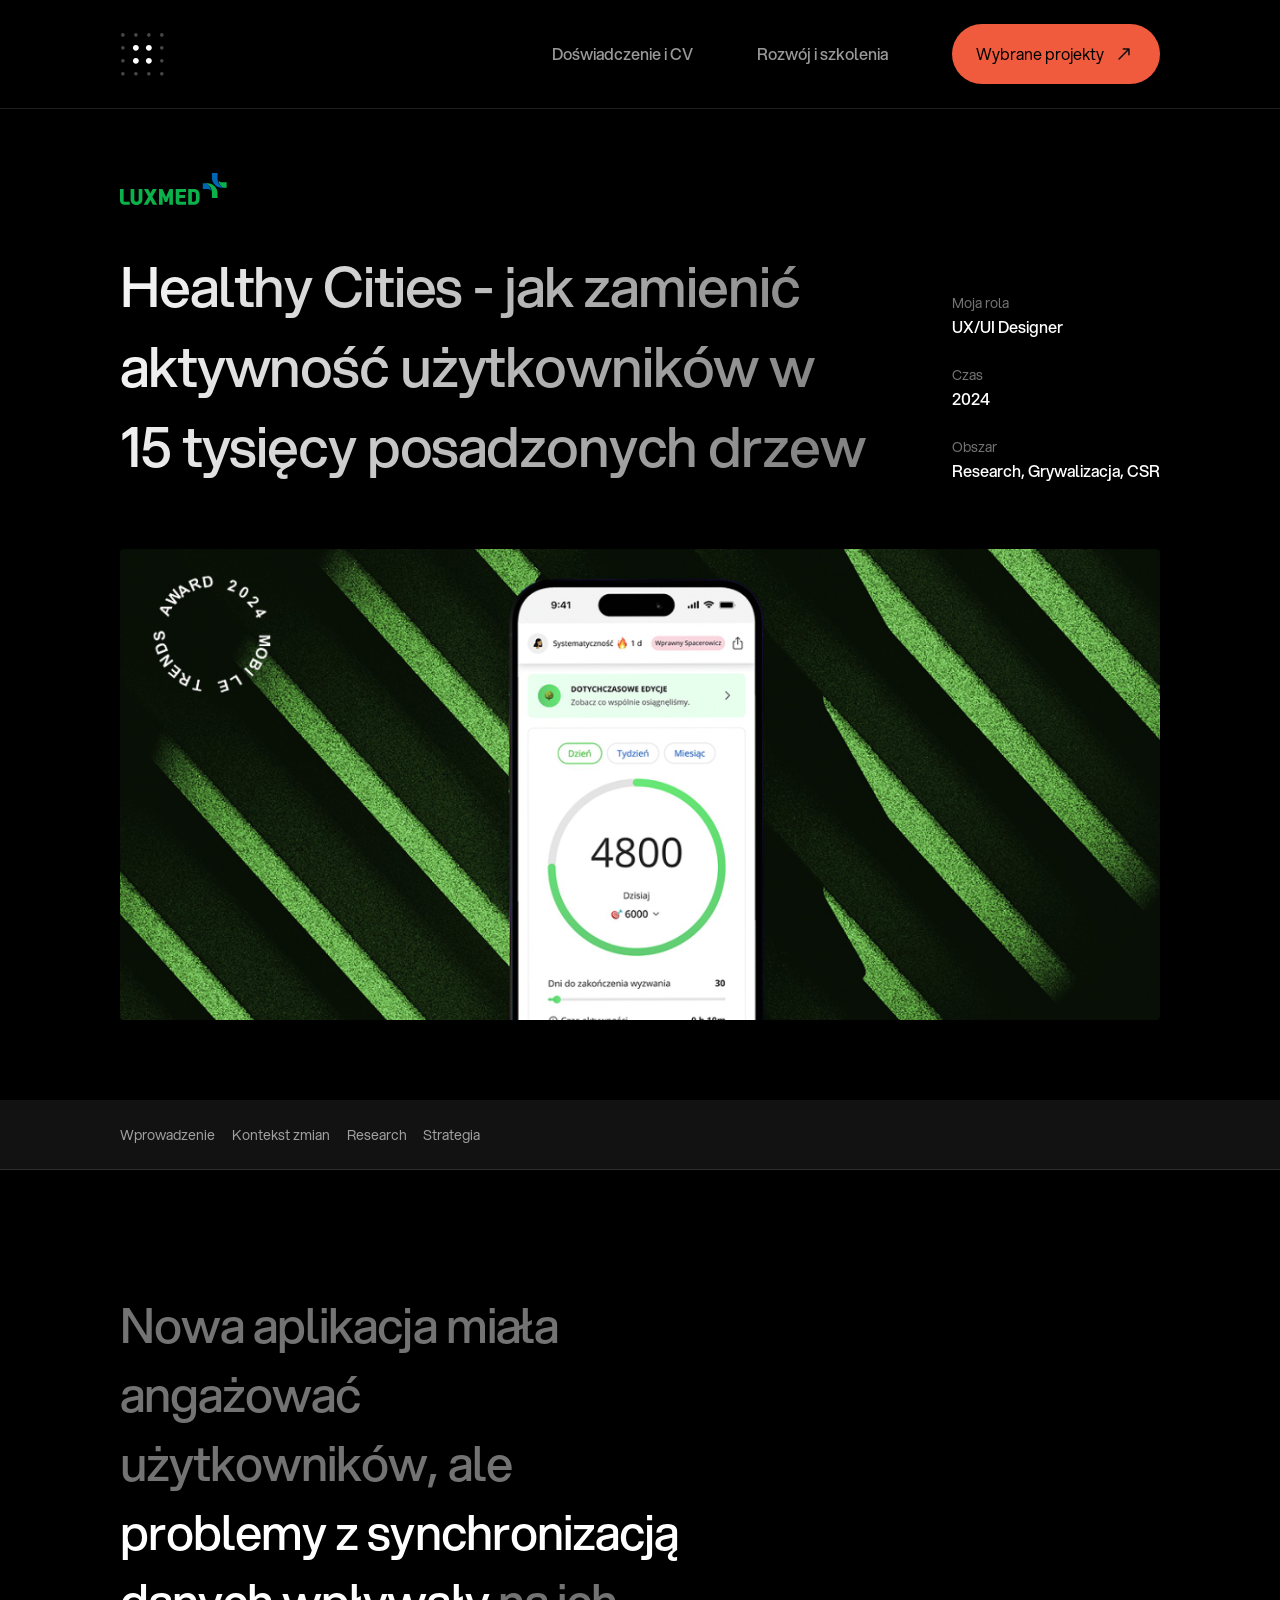
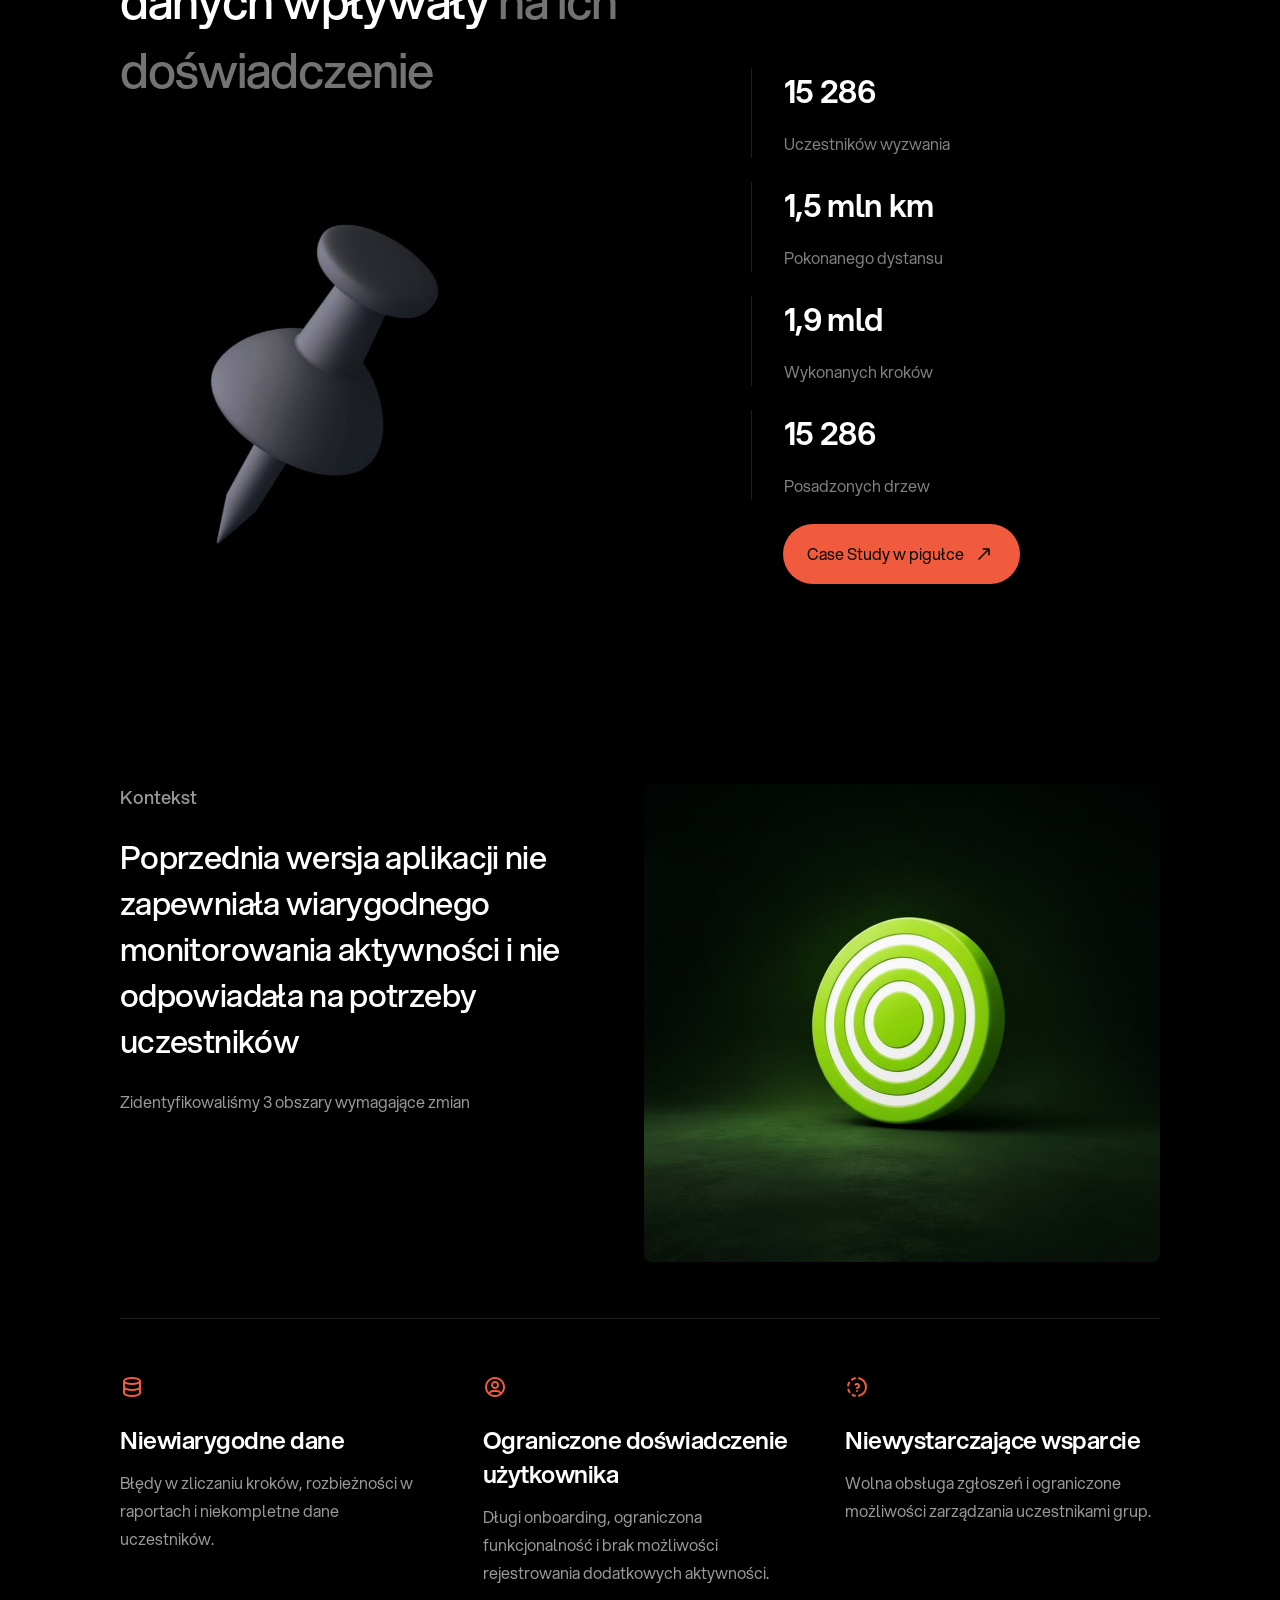
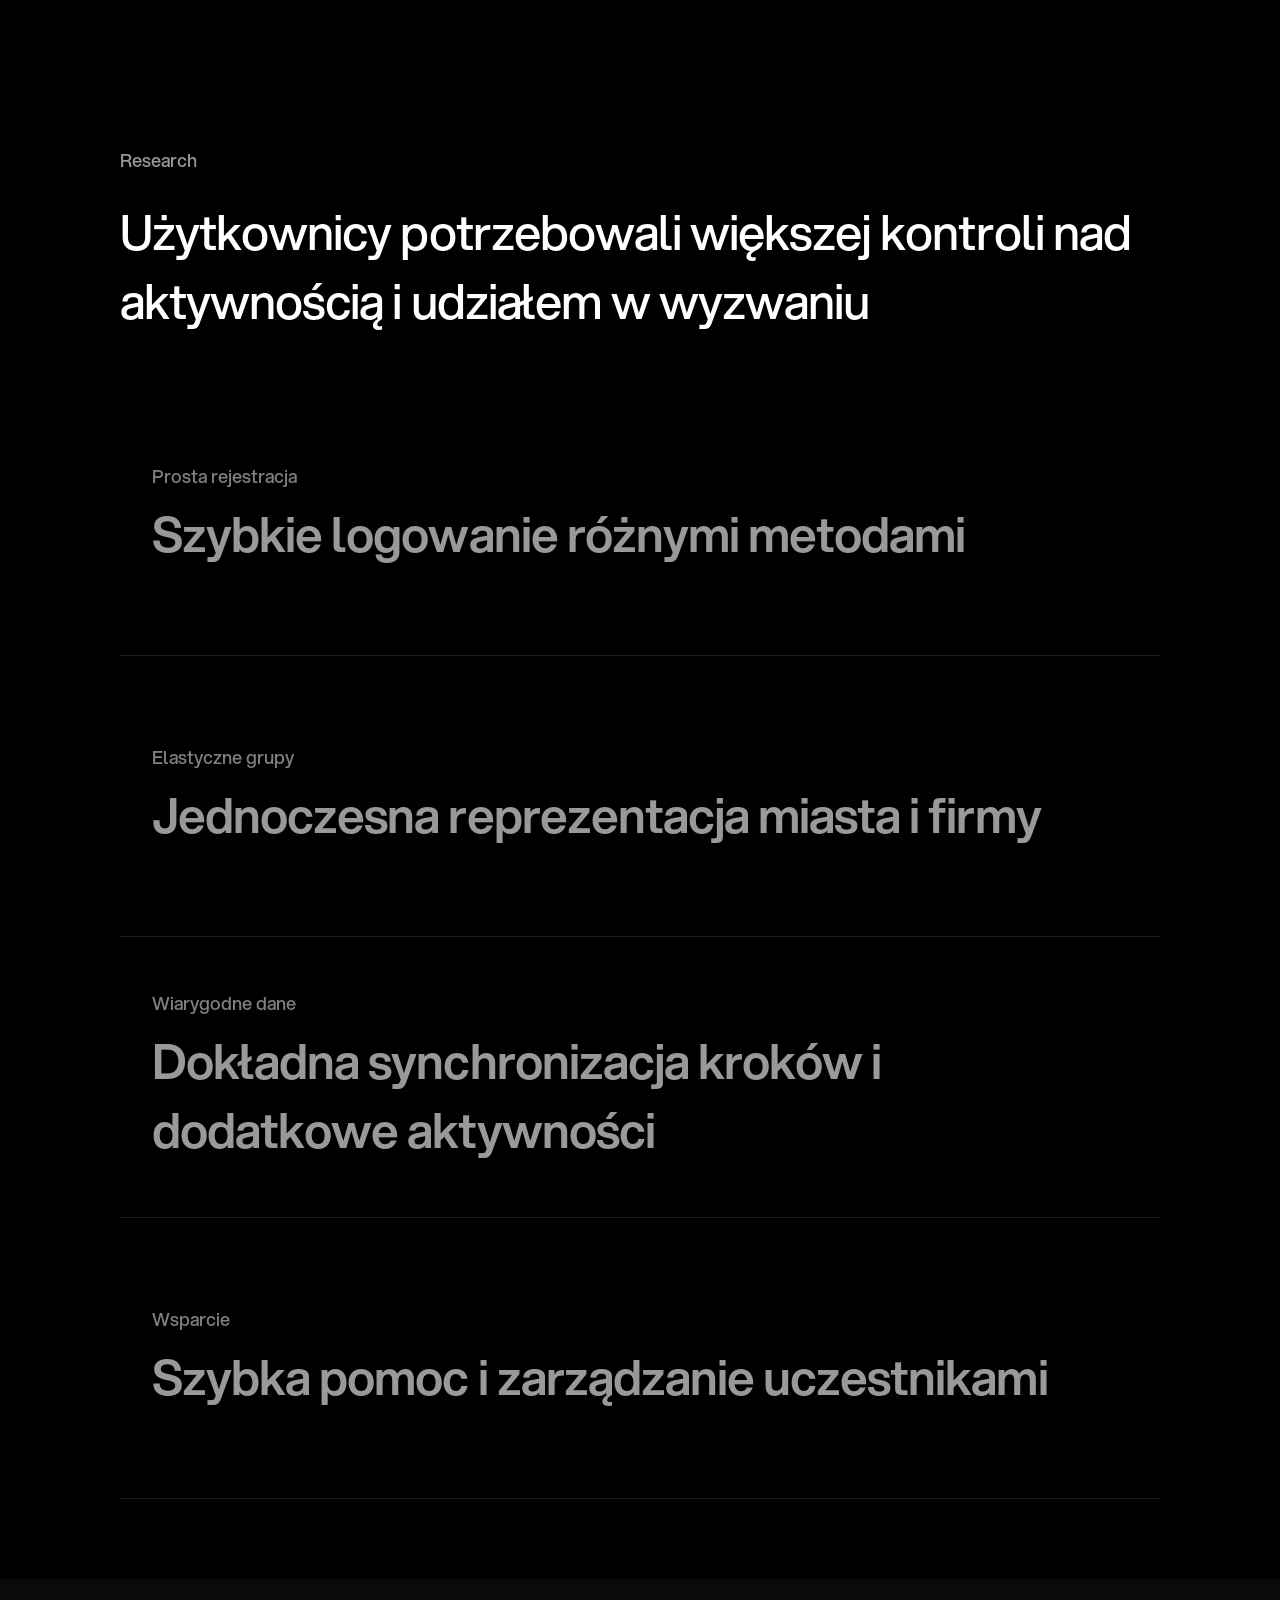
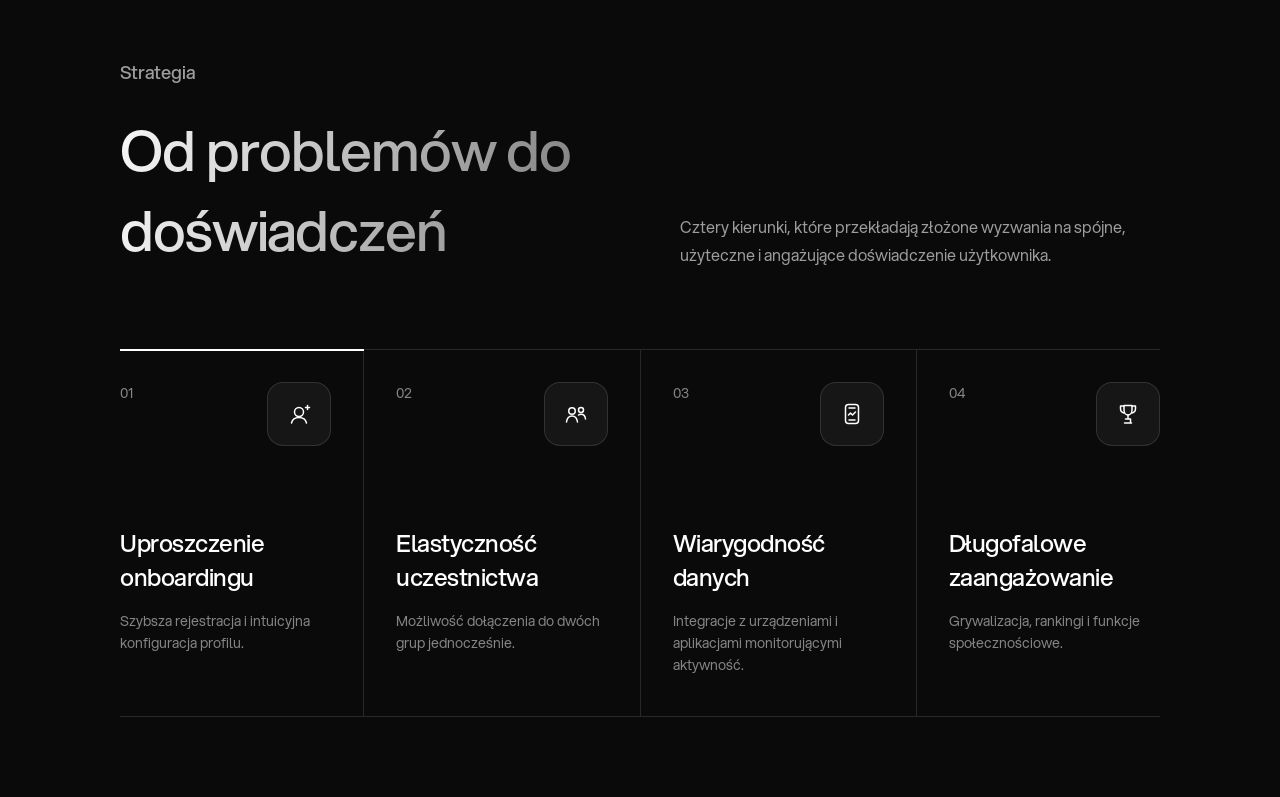
<file: projekty/healthy-cities.html>
<!DOCTYPE html>
<html lang="pl">
<head>
  <meta charset="UTF-8">
  <meta name="robots" content="noindex, nofollow">
  <meta name="viewport" content="width=device-width, initial-scale=1.0">
  <title>Healthy Cities – Aleksandra Kuta</title>
  <meta name="description" content="Healthy Cities – jak zamienić aktywność użytkowników w 15 tysięcy posadzonych drzew.">
  <link rel="icon" type="image/svg+xml" href="../assets/favicon.svg">
  <!-- Fonty Aspekta hostowane lokalnie (24.11) – 400 tekst, 500 nagłówki -->
  <link rel="preload" href="../assets/fonts/Aspekta-400.woff2" as="font" type="font/woff2" crossorigin>
  <link rel="preload" href="../assets/fonts/Aspekta-500.woff2" as="font" type="font/woff2" crossorigin>

  <link rel="stylesheet" href="../css/style.css?v=96">
</head>
<body>

  <!-- ============ NAWIGACJA ============ -->
  <header class="site-header">
    <nav class="nav container" aria-label="Główna nawigacja">
      <a href="../index.html" class="nav__logo" aria-label="Strona główna">
        <img src="../assets/icons/logo.svg" alt="" width="44" height="44">
      </a>

      <button class="nav__toggle" type="button" aria-expanded="false" aria-controls="nav-menu" aria-label="Otwórz menu">
        <img src="../assets/icons/menu.svg" alt="" width="24" height="24">
      </button>

      <div class="nav__menu" id="nav-menu">
        <a href="../doswiadczenie.html" class="nav__link">Doświadczenie i CV</a>
        <a href="../rozwoj.html" class="nav__link">Rozwój i szkolenia</a>
        <a href="../index.html#projekty" class="btn btn--cta">
          Wybrane projekty
          <img src="../assets/icons/arrow-up-right.svg" alt="" width="24" height="24">
        </a>
      </div>
    </nav>
  </header>

  <main>
    <!-- ============ HEADER (web 3334:6468, mobile 3334:5895) ============ -->
    <section class="case-hero case-hero--hc" aria-labelledby="case-title">
      <div class="case-hero__content container">
        <div class="case-hero__heading">
          <div class="case-hero__logo case-hero__logo--hc">
            <img src="../assets/icons/hc/logo-luxmed.svg" alt="LUX MED" width="107" height="32">
          </div>

          <h1 id="case-title" class="case-hero__title">
            Healthy Cities - jak zamienić aktywność użytkowników w 15 tysięcy posadzonych drzew
          </h1>
        </div>

        <dl class="case-info">
          <div class="case-info__item">
            <dt>Moja rola</dt>
            <dd>UX/UI Designer</dd>
          </div>
          <div class="case-info__item">
            <dt>Czas</dt>
            <dd>2024</dd>
          </div>
          <div class="case-info__item">
            <dt>Obszar</dt>
            <dd>Research, Grywalizacja, CSR</dd>
          </div>
        </dl>
      </div>

      <div class="case-hero__media container">
        <picture>
          <source media="(max-width: 720px)" srcset="../assets/images/projekty/hc-header-mobile.jpg">
          <img src="../assets/images/projekty/hc-header.jpg" alt="Aplikacja Healthy Cities z licznikiem kroków na ekranie telefonu i odznaka Mobile Trends Award 2024" width="1200" height="544">
        </picture>
      </div>
    </section>
    <!-- ============ NAWIGACJA CASE STUDY (sticky; logika w js/main.js) – linki tylko do gotowych sekcji ============ -->
    <nav class="case-nav" aria-label="Sekcje case study">
      <div class="case-nav__bar">
        <ul class="case-nav__list">
          <li><a href="#wprowadzenie" class="case-nav__link" data-label="Wprowadzenie">Wprowadzenie</a></li>
          <li><a href="#kontekst" class="case-nav__link" data-label="Kontekst zmian">Kontekst zmian</a></li>
          <li><a href="#research" class="case-nav__link" data-label="Research">Research</a></li>
          <li><a href="#strategia" class="case-nav__link" data-label="Strategia">Strategia</a></li>
        </ul>
      </div>
    </nav>
    <!-- ============ WPROWADZENIE (web 3334:6606) – układ .case-intro jak 4F ============ -->
    <section class="case-intro case-intro--hc" id="wprowadzenie" aria-labelledby="intro-title">
      <div class="container case-intro__inner">
        <div class="case-intro__main">
          <h2 id="intro-title" class="case-intro__title"><span class="case-intro__muted">Nowa aplikacja miała angażować użytkowników, ale </span>problemy z synchronizacją danych wpływały<span class="case-intro__muted"> na ich doświadczenie</span></h2>
          <div class="case-intro__media">
            <img src="../assets/images/projekty/hc-wprowadzenie.jpg?v=5" alt="Szara pinezka" width="400" height="400" loading="lazy">
          </div>
        </div>
        <div class="case-intro__side">
          <ul class="intro-facts">
            <li class="intro-fact"><span class="intro-fact__value">15 286</span><span class="intro-fact__label">Uczestników wyzwania</span></li>
            <li class="intro-fact"><span class="intro-fact__value">1,5 mln km</span><span class="intro-fact__label">Pokonanego dystansu</span></li>
            <li class="intro-fact"><span class="intro-fact__value">1,9 mld</span><span class="intro-fact__label">Wykonanych kroków</span></li>
            <li class="intro-fact"><span class="intro-fact__value">15 286</span><span class="intro-fact__label">Posadzonych drzew</span></li>
          </ul>
          <div class="case-intro__action">
            <!-- „Case Study w pigułce” – drawer czeka na treść (makieta 3362:3462 to jeszcze kopia z CTRL+) -->
            <a class="btn btn--cta case-intro__btn" role="link" aria-disabled="true">Case Study w pigułce <svg class="btn__icon" width="24" height="24" viewBox="0 0 24 24" fill="none" aria-hidden="true"><path d="M7.05011 16.9498L16.9496 7.05027M11.2927 7.05027H16.9496V12.7071" stroke="currentColor" stroke-width="1.5" stroke-linecap="round" stroke-linejoin="round"/></svg></a>
          </div>
        </div>
      </div>
    </section>
    <!-- ============ KONTEKST (web 3353:7119) – układ .case-decision jak 4F ============ -->
    <section class="case-decision case-decision--hc" id="kontekst" aria-labelledby="context-title">
      <div class="container case-decision__inner">
        <div class="case-decision__top">
          <div class="case-decision__text">
            <p class="case-decision__eyebrow">Kontekst</p>
            <h2 id="context-title" class="case-decision__title">Poprzednia wersja aplikacji nie zapewniała wiarygodnego monitorowania aktywności i nie odpowiadała na potrzeby uczestników</h2>
            <p class="case-decision__lead">Zidentyfikowaliśmy 3 obszary wymagające zmian</p>
          </div>
          <div class="case-decision__media">
            <img src="../assets/images/projekty/hc-kontekst.jpg?v=3" alt="Zielona tarcza strzelnicza" width="516" height="478" loading="lazy">
          </div>
        </div>
        <hr class="case-decision__divider">
        <ul class="benefits">
          <li class="benefit">
            <img class="benefit__icon" src="../assets/icons/hc/dane.svg" alt="" width="24" height="24">
            <div class="benefit__text">
              <h3 class="benefit__title">Niewiarygodne dane</h3>
              <p class="benefit__desc">Błędy w zliczaniu kroków, rozbieżności w raportach i niekompletne dane uczestników.</p>
            </div>
          </li>
          <li class="benefit">
            <img class="benefit__icon" src="../assets/icons/hc/uzytkownik.svg" alt="" width="24" height="24">
            <div class="benefit__text">
              <h3 class="benefit__title">Ograniczone doświadczenie użytkownika</h3>
              <p class="benefit__desc">Długi onboarding, ograniczona funkcjonalność i brak możliwości rejestrowania dodatkowych aktywności.</p>
            </div>
          </li>
          <li class="benefit">
            <img class="benefit__icon" src="../assets/icons/hc/wsparcie.svg" alt="" width="24" height="24">
            <div class="benefit__text">
              <h3 class="benefit__title">Niewystarczające wsparcie</h3>
              <p class="benefit__desc">Wolna obsługa zgłoszeń i ograniczone możliwości zarządzania uczestnikami grup.</p>
            </div>
          </li>
        </ul>
      </div>
    </section>
    <!-- ============ RESEARCH (web 3372:5094 / hover 3372:5161; mobile – brak makiety) – lista, zdjęcie po najechaniu ============ -->
    <section class="case-needs" id="research" aria-labelledby="research-title">
      <div class="container case-needs__inner">
        <div class="case-needs__top">
          <p class="case-decision__eyebrow">Research</p>
          <h2 id="research-title" class="case-needs__title">Użytkownicy potrzebowali większej kontroli nad aktywnością i udziałem w wyzwaniu</h2>
        </div>
        <ul class="needs">
          <li class="need">
            <div class="need__media"><img src="../assets/images/projekty/hc-research-1.jpg" alt="Kłódka na klawiaturze laptopa" width="200" height="200" loading="lazy"></div>
            <div class="need__text">
              <p class="need__label">Prosta rejestracja</p>
              <h3 class="need__title">Szybkie logowanie różnymi metodami</h3>
            </div>
          </li>
          <li class="need">
            <div class="need__media"><img src="../assets/images/projekty/hc-research-2.jpg" alt="Ludzie na przejściu dla pieszych z lotu ptaka" width="200" height="200" loading="lazy"></div>
            <div class="need__text">
              <p class="need__label">Elastyczne grupy</p>
              <h3 class="need__title">Jednoczesna reprezentacja miasta i firmy</h3>
            </div>
          </li>
          <li class="need">
            <div class="need__media"><img src="../assets/images/projekty/hc-research-3.jpg" alt="Niebieskie sześciany z jednym szarym" width="200" height="200" loading="lazy"></div>
            <div class="need__text">
              <p class="need__label">Wiarygodne dane</p>
              <h3 class="need__title">Dokładna synchronizacja kroków i dodatkowe aktywności</h3>
            </div>
          </li>
          <li class="need">
            <div class="need__media"><img src="../assets/images/projekty/hc-research-4.jpg" alt="Słuchawki z mikrofonem obok laptopa" width="200" height="200" loading="lazy"></div>
            <div class="need__text">
              <p class="need__label">Wsparcie</p>
              <h3 class="need__title">Szybka pomoc i zarządzanie uczestnikami</h3>
            </div>
          </li>
        </ul>
      </div>
    </section>
    <!-- ============ STRATEGIA (web 3380:3358; mobile – brak makiety) – 4 kierunki, hover wg przykładu z Figma Make ============ -->
    <section class="case-directions" id="strategia" aria-labelledby="strategy-title">
      <div class="container case-directions__inner">
        <div class="case-directions__top">
          <div class="case-directions__heading">
            <p class="case-decision__eyebrow">Strategia</p>
            <h2 id="strategy-title" class="case-directions__title">Od problemów do doświadczeń</h2>
          </div>
          <p class="case-directions__lead">Cztery kierunki, które przekładają złożone wyzwania na spójne, użyteczne i angażujące doświadczenie użytkownika.</p>
        </div>
        <ol class="directions">
          <li class="direction">
            <div class="direction__head">
              <span class="direction__num">01</span>
              <span class="direction__icon"><svg width="24" height="24" viewBox="0 0 24 24" fill="none" stroke="currentColor" stroke-width="1.5" stroke-linecap="round" stroke-linejoin="round" aria-hidden="true"><path d="M12 14.5a4.5 4.5 0 1 0 0-9 4.5 4.5 0 0 0 0 9Z"/><path d="M4.5 21c.7-3.2 3.5-5.5 7.5-5.5s6.8 2.3 7.5 5.5"/><path d="M18.5 5.5h4M20.5 3.5v4"/></svg></span>
            </div>
            <div class="direction__text">
              <h3 class="direction__title">Uproszczenie onboardingu</h3>
              <p class="direction__desc">Szybsza rejestracja i intuicyjna konfiguracja profilu.</p>
            </div>
          </li>
          <li class="direction">
            <div class="direction__head">
              <span class="direction__num">02</span>
              <span class="direction__icon"><svg width="24" height="24" viewBox="0 0 24 24" fill="none" stroke="currentColor" stroke-width="1.5" stroke-linecap="round" stroke-linejoin="round" aria-hidden="true"><circle cx="8" cy="9" r="3.25"/><circle cx="17" cy="8" r="2.5"/><path d="M2.5 20c.5-3.5 2.5-6 5.5-6s5 2.5 5.5 6"/><path d="M14.5 13c.7-.5 1.5-.8 2.5-.8 2.5 0 4.2 2 4.5 4.8"/></svg></span>
            </div>
            <div class="direction__text">
              <h3 class="direction__title">Elastyczność uczestnictwa</h3>
              <p class="direction__desc">Możliwość dołączenia do dwóch grup jednocześnie.</p>
            </div>
          </li>
          <li class="direction">
            <div class="direction__head">
              <span class="direction__num">03</span>
              <span class="direction__icon"><svg width="24" height="24" viewBox="0 0 24 24" fill="none" stroke="currentColor" stroke-width="1.5" stroke-linecap="round" stroke-linejoin="round" aria-hidden="true"><rect x="5.5" y="2.5" width="13" height="19" rx="3"/><path d="M9 6h6M9 18h6"/><path d="m8.5 13 2-2 2 2 3-3"/></svg></span>
            </div>
            <div class="direction__text">
              <h3 class="direction__title">Wiarygodność danych</h3>
              <p class="direction__desc">Integracje z urządzeniami i aplikacjami monitorującymi aktywność.</p>
            </div>
          </li>
          <li class="direction">
            <div class="direction__head">
              <span class="direction__num">04</span>
              <span class="direction__icon"><svg width="24" height="24" viewBox="0 0 24 24" fill="none" stroke="currentColor" stroke-width="1.5" stroke-linecap="round" stroke-linejoin="round" aria-hidden="true"><path d="M8 4H4.5v2.5c0 2.2 1.5 4 3.5 4.5M16 4h3.5v2.5c0 2.2-1.5 4-3.5 4.5"/><path d="M8 3.5h8v4.2c0 3-1.8 5.3-4 5.3s-4-2.3-4-5.3V3.5Z"/><path d="M12 13v4M8.5 21h7M9.5 17h5v4"/></svg></span>
            </div>
            <div class="direction__text">
              <h3 class="direction__title">Długofalowe zaangażowanie</h3>
              <p class="direction__desc">Grywalizacja, rankingi i funkcje społecznościowe.</p>
            </div>
          </li>
        </ol>
      </div>
    </section>
  </main>

  <script src="../js/main.js?v=96"></script>
</body>
</html>
</file>
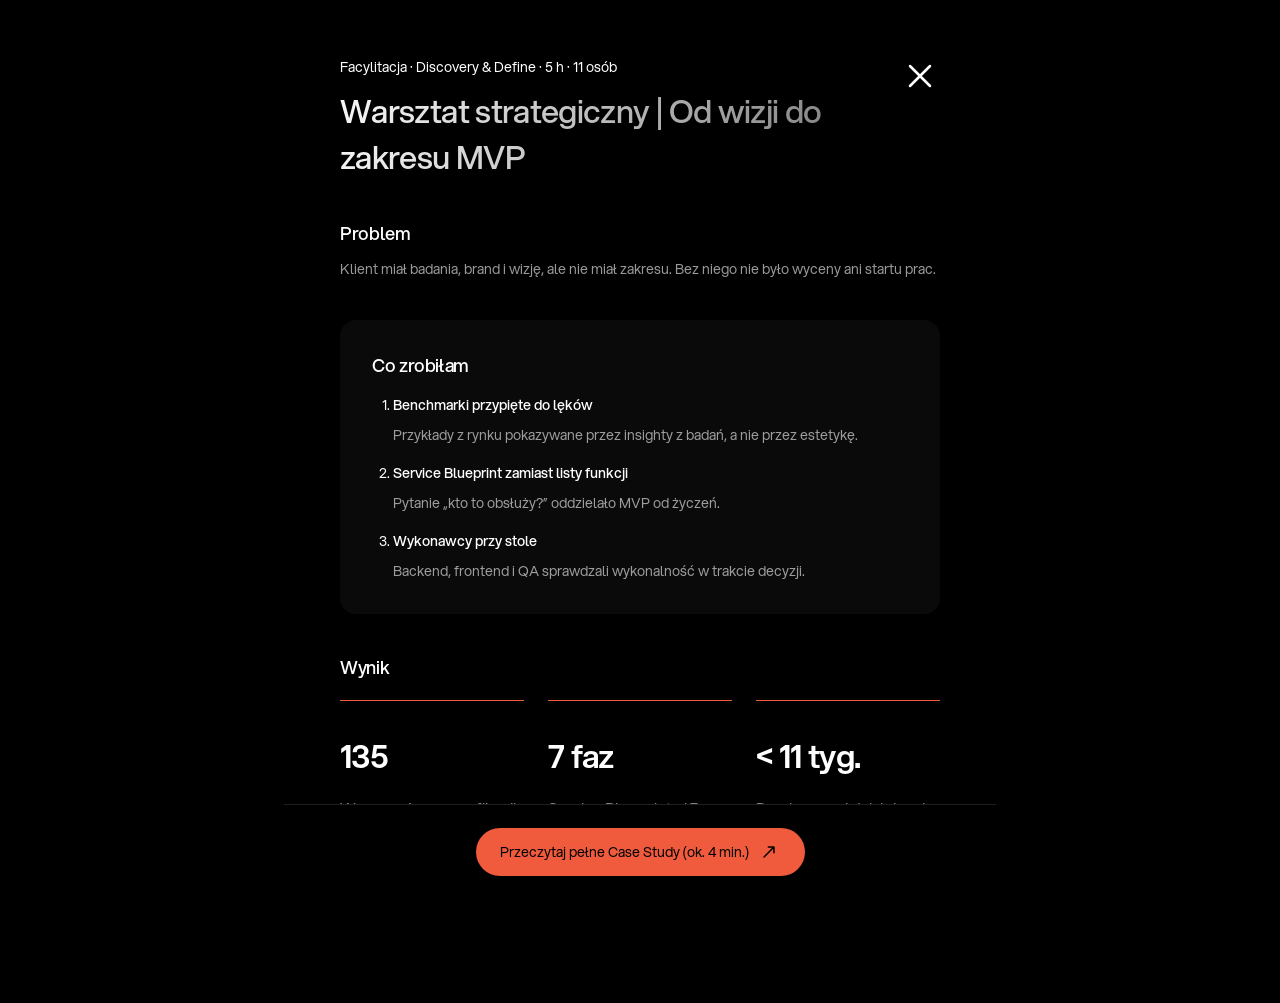
<file: projekty/warsztat-mvp-w-pigulce.html>
<!DOCTYPE html>
<html lang="pl">
<head>
  <meta charset="UTF-8">
  <meta name="robots" content="noindex, nofollow">
  <meta name="viewport" content="width=device-width, initial-scale=1.0">
  <title>Warsztat strategiczny w pigułce – Aleksandra Kuta</title>
  <meta name="description" content="Warsztat strategiczny – case study w pigułce: problem, co zrobiłam i wynik.">
  <link rel="icon" type="image/svg+xml" href="../assets/favicon.svg">
  <!-- Fonty Aspekta hostowane lokalnie (24.11) – 400 tekst, 500 nagłówki -->
  <link rel="preload" href="../assets/fonts/Aspekta-400.woff2" as="font" type="font/woff2" crossorigin>
  <link rel="preload" href="../assets/fonts/Aspekta-500.woff2" as="font" type="font/woff2" crossorigin>

  <link rel="stylesheet" href="../css/style.css?v=96">
</head>
<body class="pill-page">
  <!-- Case Study w pigułce – wersja mobile; na webie ta sama treść otwiera się w drawerze na warsztat-mvp.html (przy zmianach aktualizować oba miejsca + drawer na SG) -->
  <main class="pill">
    <div class="pill__scroll">
          <div class="pill__head">
            <div class="pill__heading">
              <p class="pill__meta">Facylitacja · Discovery &amp; Define · 5 h · 11 osób</p>
              <h2 id="pill-title" class="pill__title">Warsztat strategiczny | Od wizji do zakresu MVP</h2>
            </div>
            <a href="warsztat-mvp.html" class="pill__close" data-pill-back aria-label="Zamknij i wróć do case study"><svg viewBox="0 0 40 40" fill="none" aria-hidden="true"><path d="M30 10L10 30M10 10L30 30" stroke="currentColor" stroke-width="2.5" stroke-linecap="round" stroke-linejoin="round"/></svg></a>
          </div>
          <section class="pill__block" aria-labelledby="pill-challenge">
            <h3 id="pill-challenge" class="pill__subtitle">Problem</h3>
            <p class="pill__text">Klient miał badania, brand i wizję, ale nie miał zakresu. Bez niego nie było wyceny ani startu prac.</p>
          </section>
          <section class="pill__tile" aria-labelledby="pill-findings">
            <h3 id="pill-findings" class="pill__subtitle">Co zrobiłam</h3>
            <ol class="findings">
              <li class="finding"><h4 class="finding__title">Benchmarki przypięte do lęków</h4><p class="finding__desc">Przykłady z rynku pokazywane przez insighty z badań, a nie przez estetykę.</p></li>
              <li class="finding"><h4 class="finding__title">Service Blueprint zamiast listy funkcji</h4><p class="finding__desc">Pytanie „kto to obsłuży?” oddzielało MVP od życzeń.</p></li>
              <li class="finding"><h4 class="finding__title">Wykonawcy przy stole</h4><p class="finding__desc">Backend, frontend i QA sprawdzali wykonalność w trakcie decyzji.</p></li>
            </ol>
          </section>
          <section class="pill__effects" aria-labelledby="pill-effects">
            <h3 id="pill-effects" class="pill__subtitle pill__subtitle--decision">Wynik</h3>
            <ul class="effects">
              <li class="effect"><span class="effect__value">135</span><span class="effect__label">Wymagań w specyfikacji z ustaleń warsztatu</span></li>
              <li class="effect"><span class="effect__value">7 faz</span><span class="effect__label">Service Blueprintu i 7 filarów portalu</span></li>
              <li class="effect"><span class="effect__value">&lt; 11 tyg.</span><span class="effect__label">Do pierwszej działającej wersji</span></li>
            </ul>
          </section>
    </div>
    <div class="pill__bar">
      <a href="warsztat-mvp.html" class="btn btn--cta pill__cta" data-pill-back>Przeczytaj pełne Case Study (ok. 4 min.) <svg class="btn__icon" width="24" height="24" viewBox="0 0 24 24" fill="none" aria-hidden="true"><path d="M7.05011 16.9498L16.9496 7.05027M11.2927 7.05027H16.9496V12.7071" stroke="currentColor" stroke-width="1.5" stroke-linecap="round" stroke-linejoin="round"/></svg></a>
    </div>
  </main>

  <script src="../js/main.js?v=96"></script>
</body>
</html>
</file>
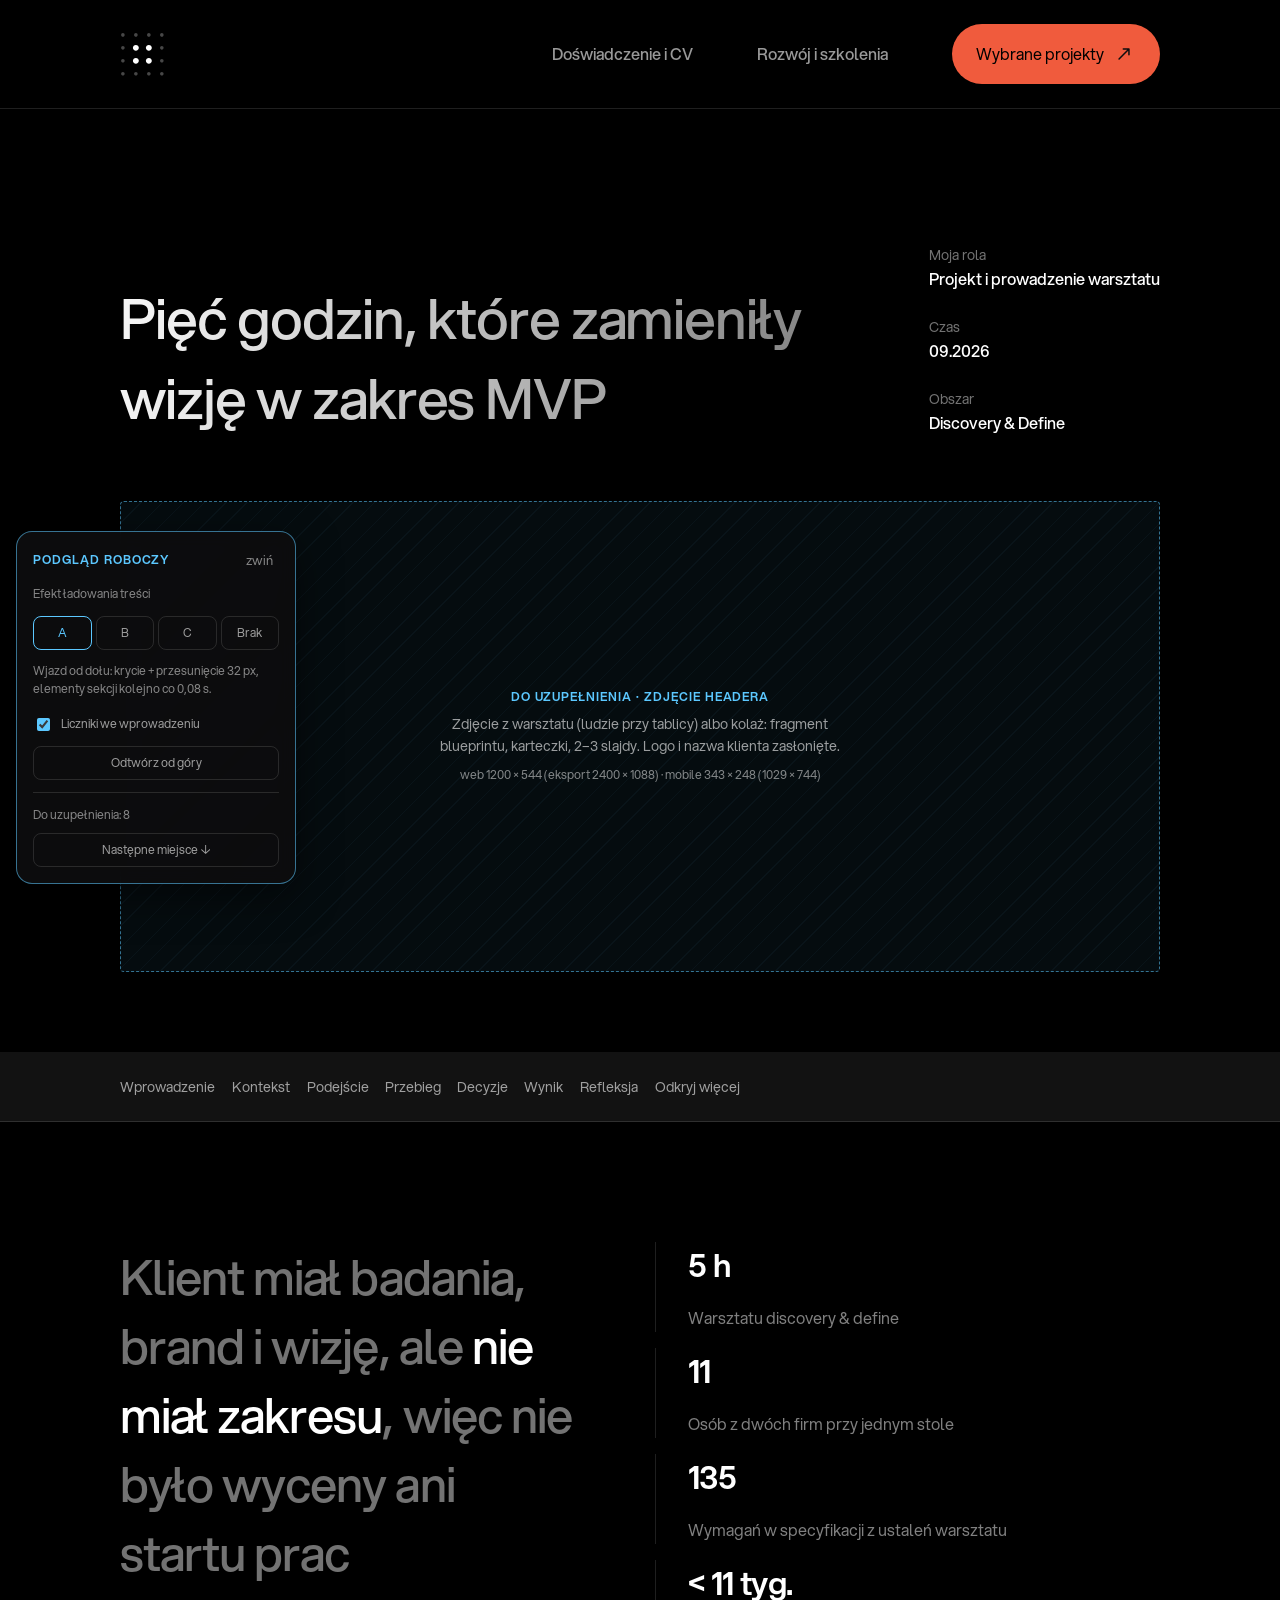
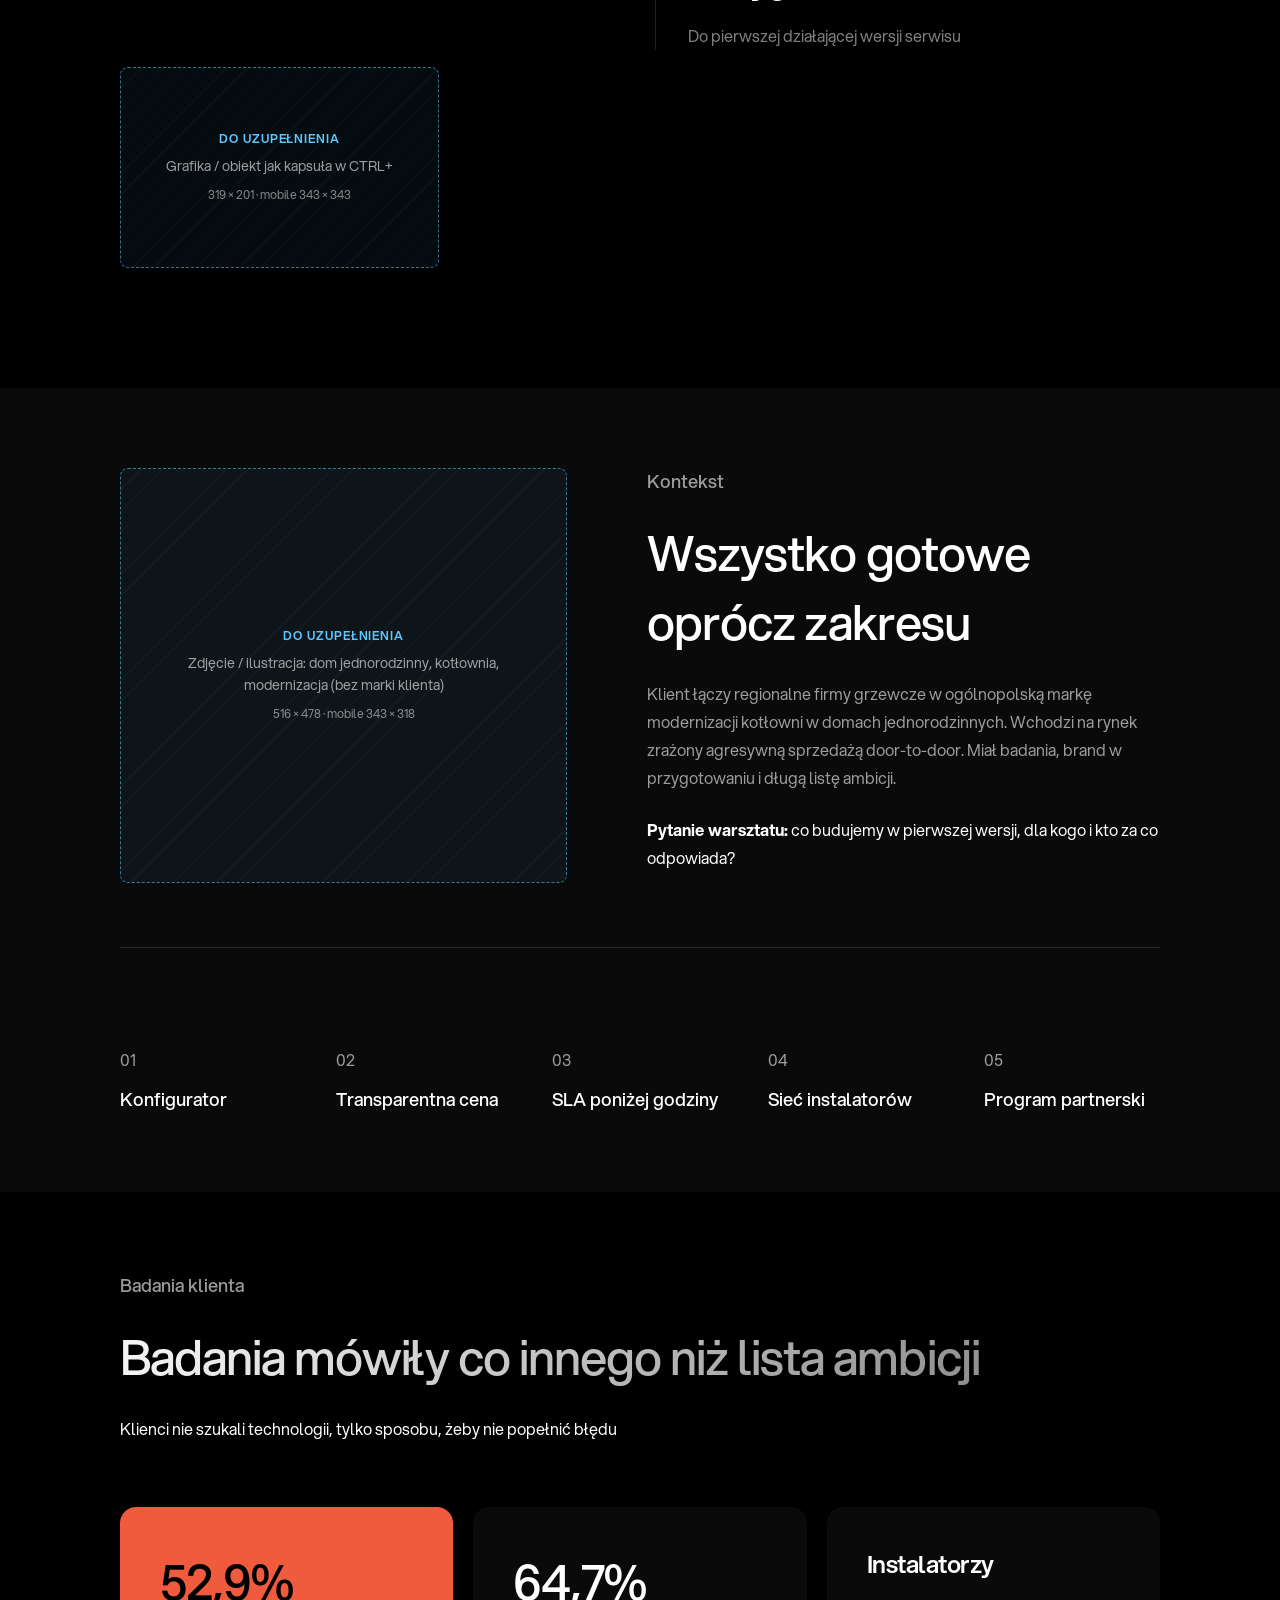
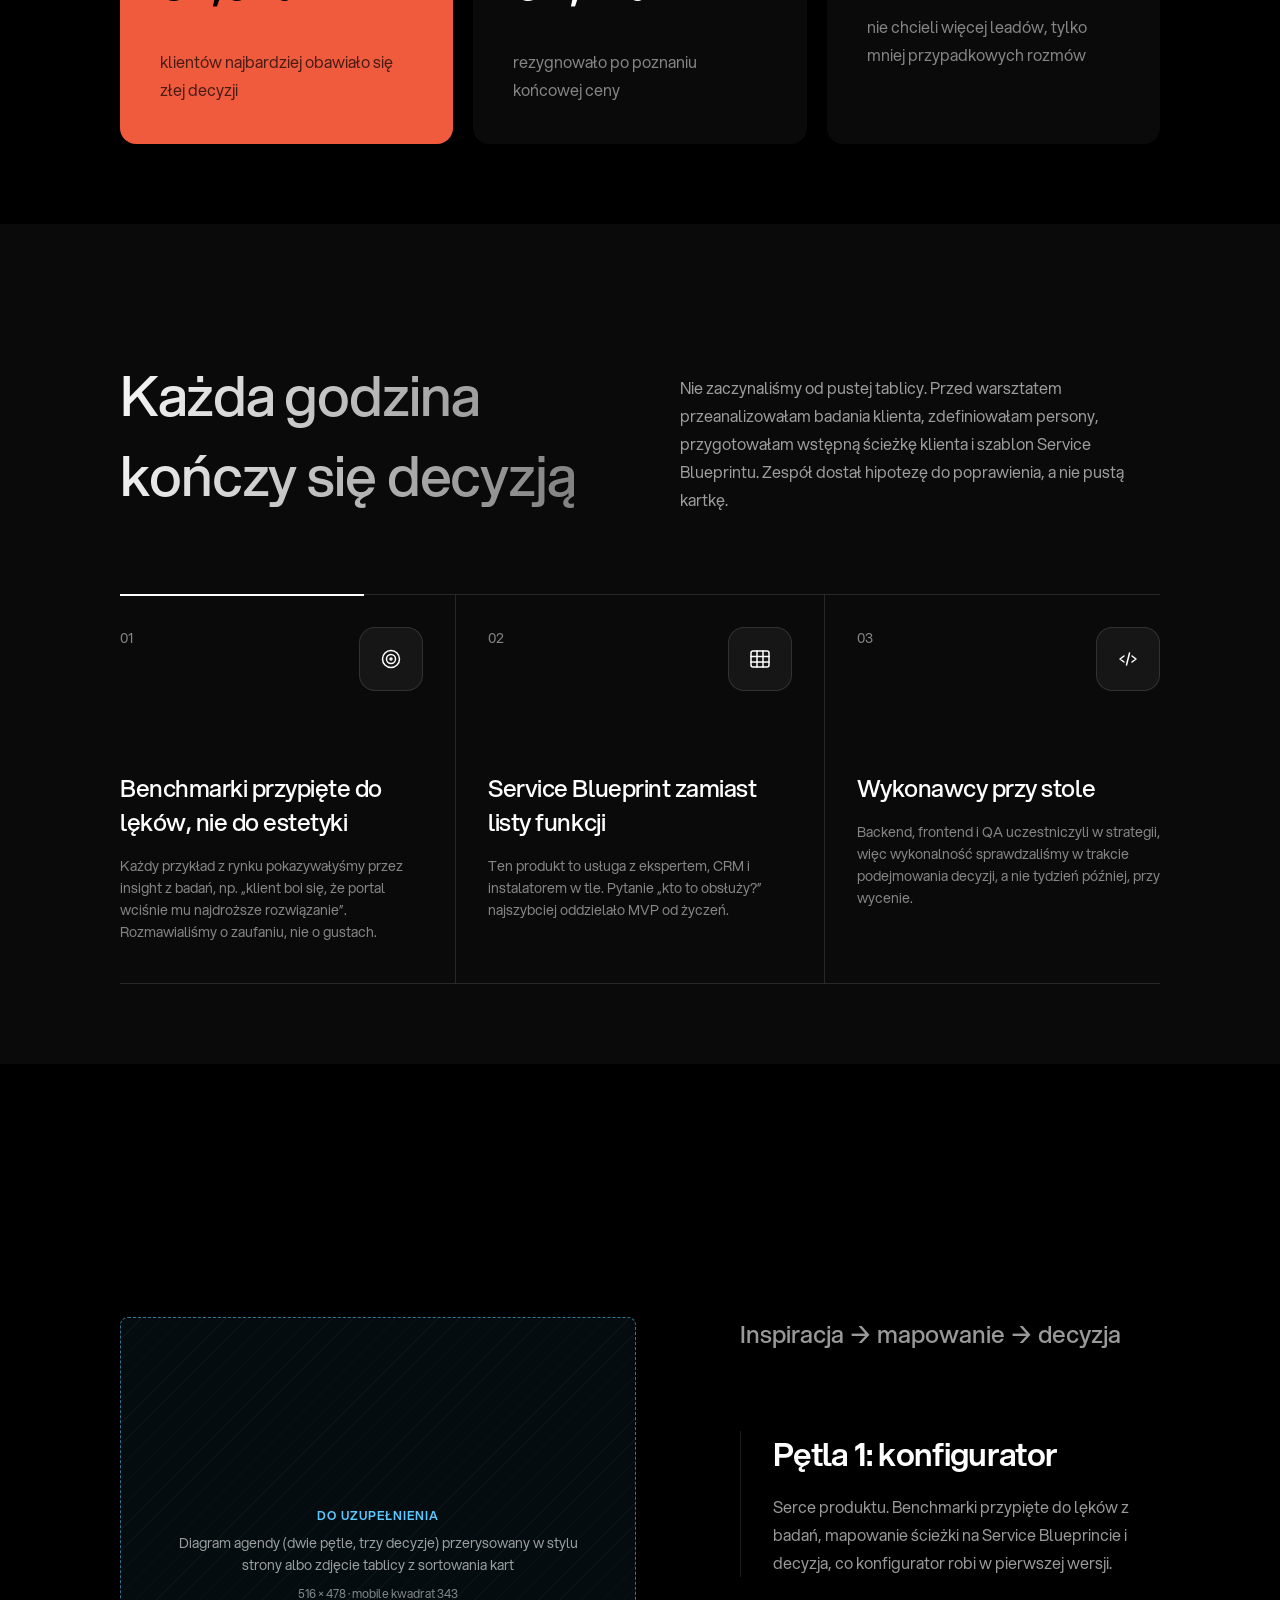
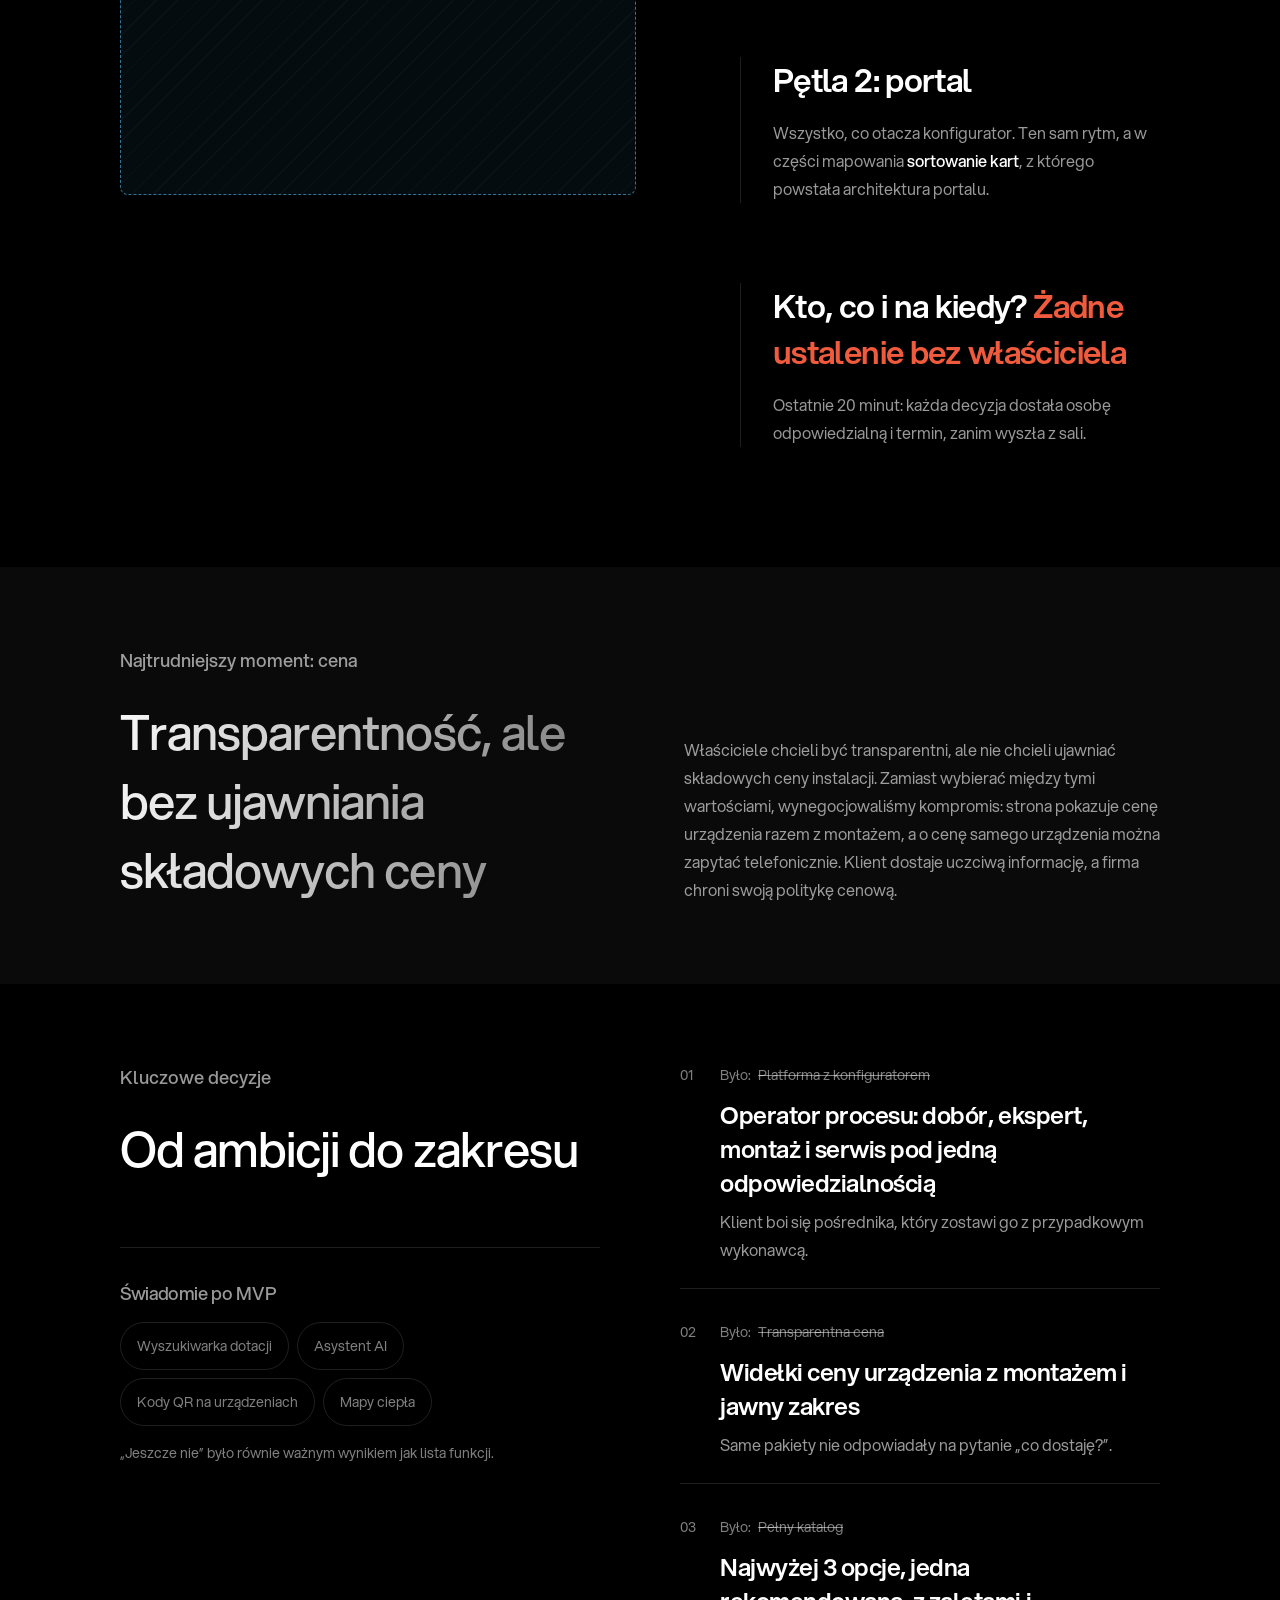
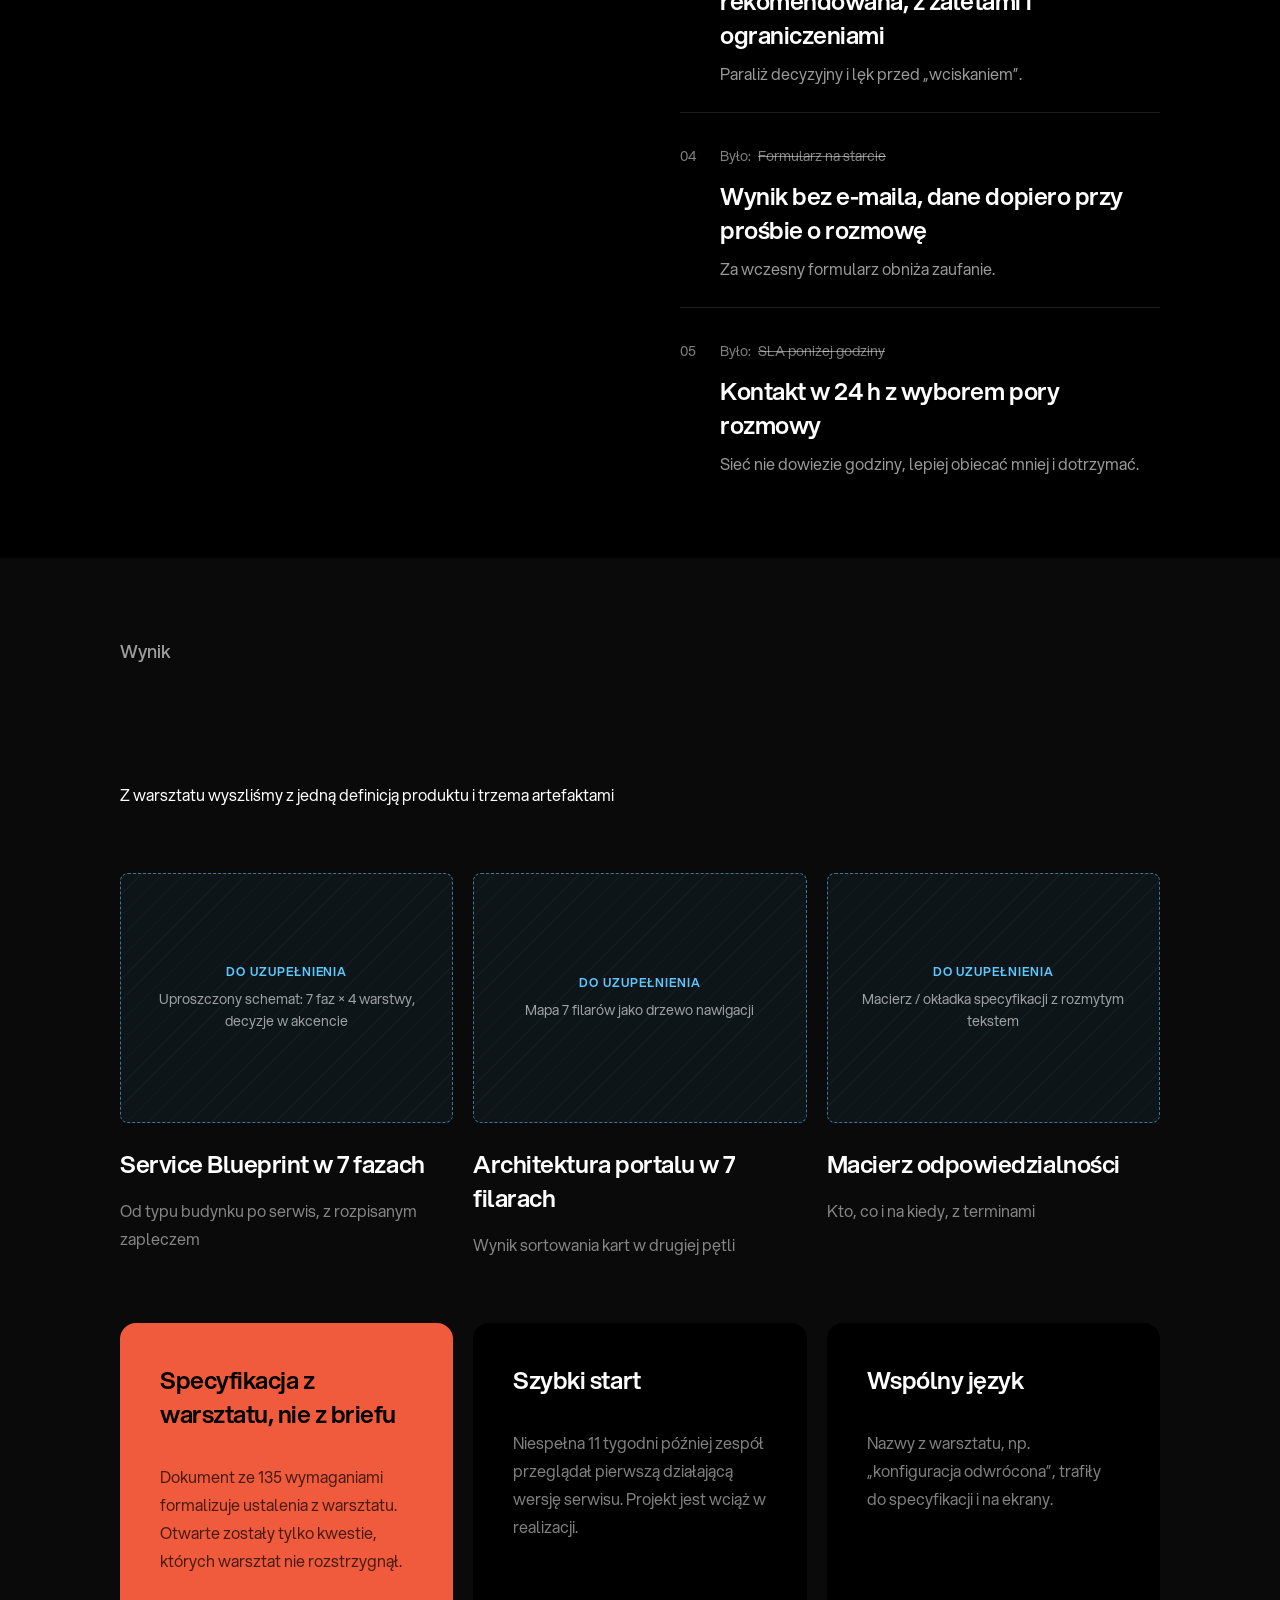
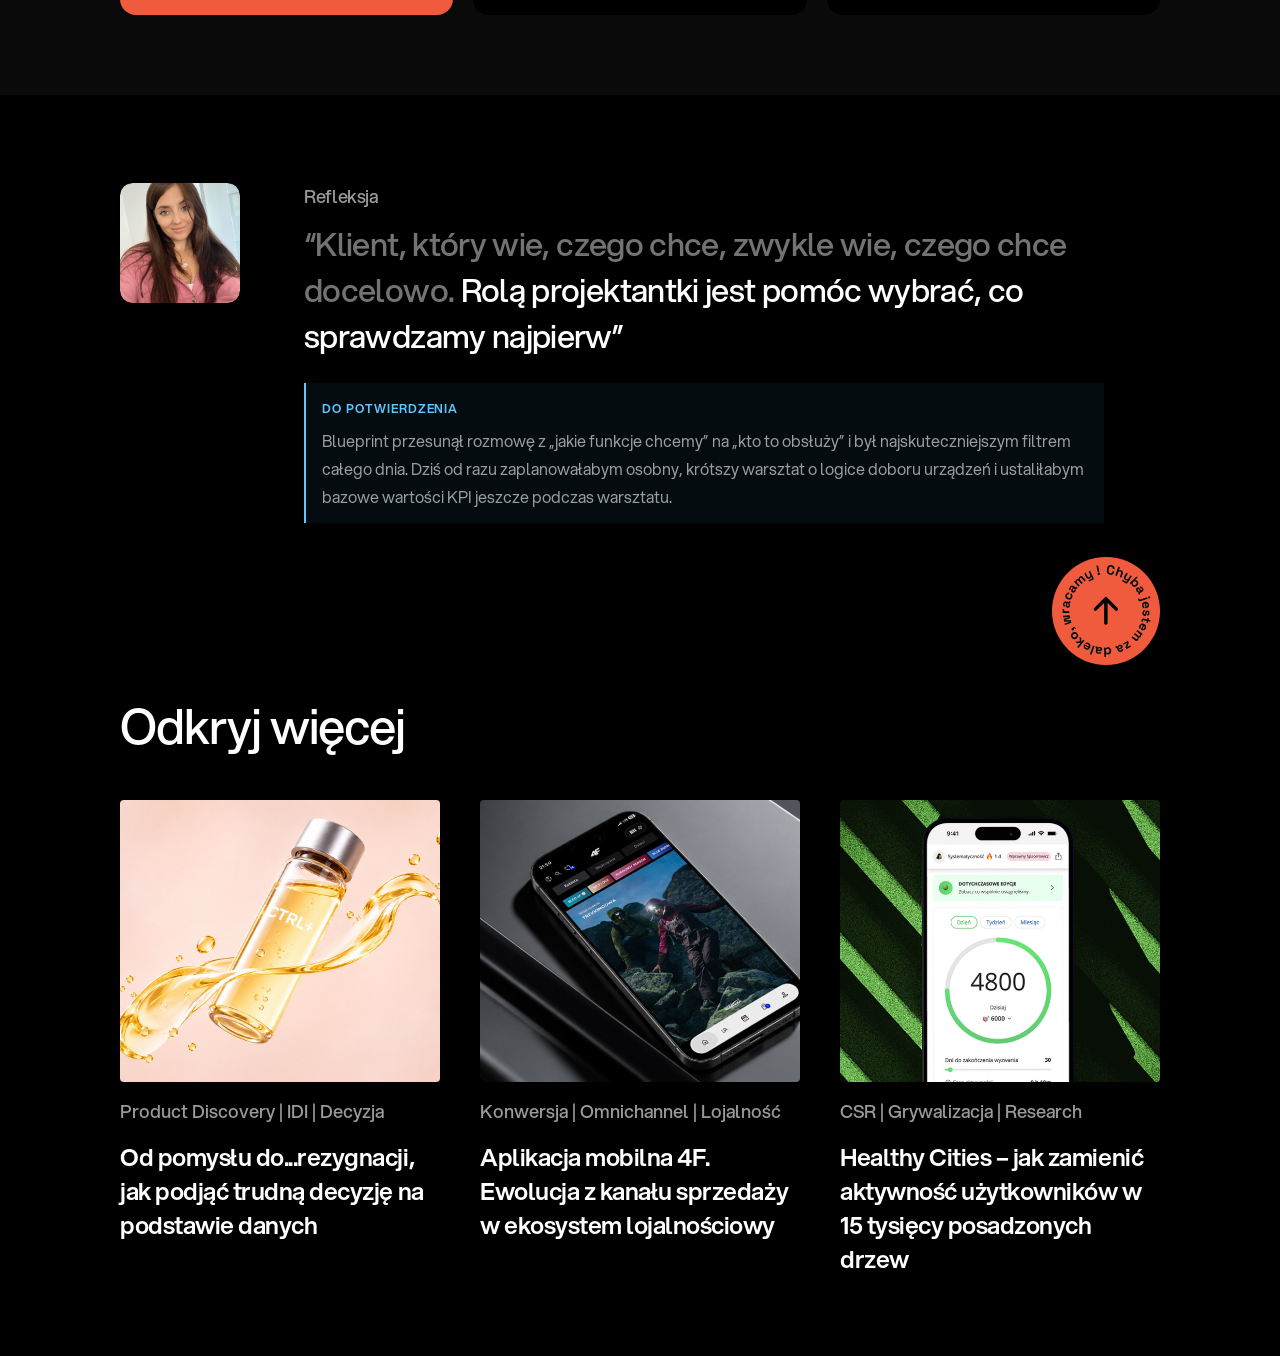
<file: projekty/warsztat-mvp.html>
<!DOCTYPE html>
<html lang="pl">
<head>
  <meta charset="UTF-8">
  <meta name="robots" content="noindex, nofollow">
  <meta name="viewport" content="width=device-width, initial-scale=1.0">
  <title>Warsztat strategiczny – Aleksandra Kuta</title>
  <meta name="description" content="Pięć godzin, które zamieniły wizję w zakres MVP – case study warsztatu discovery &amp; define.">
  <link rel="icon" type="image/svg+xml" href="../assets/favicon.svg">
  <!-- Fonty Aspekta hostowane lokalnie (24.11) – 400 tekst, 500 nagłówki -->
  <link rel="preload" href="../assets/fonts/Aspekta-400.woff2" as="font" type="font/woff2" crossorigin>
  <link rel="preload" href="../assets/fonts/Aspekta-500.woff2" as="font" type="font/woff2" crossorigin>

  <link rel="stylesheet" href="../css/style.css?v=96">
  <!-- ROBOCZE (24.11): oznaczenia miejsc do uzupełnienia + podgląd efektów ładowania. Przed publikacją usunąć ten plik i robocze.js -->
  <link rel="stylesheet" href="../css/robocze.css?v=2">
</head>
<body>

  <!-- ============ NAWIGACJA ============ -->
  <header class="site-header">
    <nav class="nav container" aria-label="Główna nawigacja">
      <a href="../index.html" class="nav__logo" aria-label="Strona główna">
        <img src="../assets/icons/logo.svg" alt="" width="44" height="44">
      </a>

      <button class="nav__toggle" type="button" aria-expanded="false" aria-controls="nav-menu" aria-label="Otwórz menu">
        <img src="../assets/icons/menu.svg" alt="" width="24" height="24">
      </button>

      <div class="nav__menu" id="nav-menu">
        <a href="../doswiadczenie.html" class="nav__link">Doświadczenie i CV</a>
        <a href="../rozwoj.html" class="nav__link">Rozwój i szkolenia</a>
        <a href="../index.html#projekty" class="btn btn--cta">
          Wybrane projekty
          <img src="../assets/icons/arrow-up-right.svg" alt="" width="24" height="24">
        </a>
      </div>
    </nav>
  </header>

  <main>
    <!-- ============ HEADER (24.11 – brak makiety; układ jak CTRL+ – bez logo, case study anonimowe) ============ -->
    <section class="case-hero case-hero--ws" aria-labelledby="case-title">
      <div class="case-hero__content container">
        <div class="case-hero__heading">
          <h1 id="case-title" class="case-hero__title">
            Pięć godzin, które zamieniły wizję w zakres MVP
          </h1>
        </div>

        <dl class="case-info">
          <div class="case-info__item">
            <dt>Moja rola</dt>
            <dd>Projekt i prowadzenie warsztatu</dd>
          </div>
          <div class="case-info__item">
            <dt>Czas</dt>
            <dd>09.2026</dd>
          </div>
          <div class="case-info__item">
            <dt>Obszar</dt>
            <dd>Discovery &amp; Define</dd>
          </div>
        </dl>
      </div>

      <div class="case-hero__media container">
        <!-- DO UZUPEŁNIENIA: zdjęcie headera – podmienić blok na <picture> jak w ctrl.html (ws-header.jpg 2400×1088 / ws-header-mobile.jpg 1029×744) -->
        <div class="todo-media todo-media--hero" data-todo="Zdjęcie headera">
          <p class="todo-media__label">Do uzupełnienia · zdjęcie headera</p>
          <p class="todo-media__desc">Zdjęcie z warsztatu (ludzie przy tablicy) albo kolaż: fragment blueprintu, karteczki, 2–3 slajdy. Logo i nazwa klienta zasłonięte.</p>
          <p class="todo-media__size">web 1200 × 544 (eksport 2400 × 1088) · mobile 343 × 248 (1029 × 744)</p>
        </div>
      </div>
    </section>

    <!-- ============ NAWIGACJA CASE STUDY (sticky; logika w js/main.js) ============ -->
    <nav class="case-nav" aria-label="Sekcje case study">
      <div class="case-nav__bar">
        <ul class="case-nav__list">
          <li><a href="#wprowadzenie" class="case-nav__link" data-label="Wprowadzenie">Wprowadzenie</a></li>
          <li><a href="#kontekst" class="case-nav__link" data-label="Kontekst" data-sections="kontekst badania">Kontekst</a></li>
          <li><a href="#podejscie" class="case-nav__link" data-label="Podejście">Podejście</a></li>
          <li><a href="#przebieg" class="case-nav__link" data-label="Przebieg">Przebieg</a></li>
          <li><a href="#decyzje" class="case-nav__link" data-label="Decyzje" data-sections="spor decyzje">Decyzje</a></li>
          <li><a href="#wynik" class="case-nav__link" data-label="Wynik">Wynik</a></li>
          <li><a href="#refleksja" class="case-nav__link" data-label="Refleksja">Refleksja</a></li>
          <li><a href="#odkryj-wiecej" class="case-nav__link" data-label="Odkryj więcej">Odkryj więcej</a></li>
        </ul>
      </div>
    </nav>

    <!-- ============ WPROWADZENIE – układ .case-intro jak CTRL+ ============ -->
    <section class="case-intro" id="wprowadzenie" aria-labelledby="intro-title">
      <div class="container case-intro__inner">
        <div class="case-intro__main">
          <h2 id="intro-title" class="case-intro__title"><span class="case-intro__muted">Klient miał badania, brand i wizję, ale </span>nie miał zakresu<span class="case-intro__muted">, więc nie było wyceny ani startu prac</span></h2>
          <!-- DO UZUPEŁNIENIA: grafika 319 × 201 (jak kapsuła w CTRL+) -->
          <div class="case-intro__media todo-media" style="--todo-ar: 319 / 201" data-todo="Grafika we wprowadzeniu">
            <p class="todo-media__label">Do uzupełnienia</p>
            <p class="todo-media__desc">Grafika / obiekt jak kapsuła w CTRL+</p>
            <p class="todo-media__size">319 × 201 · mobile 343 × 343</p>
          </div>
        </div>
        <div class="case-intro__side">
          <ul class="intro-facts">
            <li class="intro-fact"><span class="intro-fact__value">5 h</span><span class="intro-fact__label">Warsztatu discovery &amp; define</span></li>
            <li class="intro-fact"><span class="intro-fact__value">11</span><span class="intro-fact__label">Osób z dwóch firm przy jednym stole</span></li>
            <li class="intro-fact"><span class="intro-fact__value">135</span><span class="intro-fact__label">Wymagań w specyfikacji z ustaleń warsztatu</span></li>
            <li class="intro-fact"><span class="intro-fact__value">&lt; 11 tyg.</span><span class="intro-fact__label">Do pierwszej działającej wersji serwisu</span></li>
          </ul>
          <div class="case-intro__action">
            <!-- web: otwiera drawer (js/main.js [data-drawer-open]); mobile: osobna strona -->
            <a href="warsztat-mvp-w-pigulce.html" class="btn btn--cta case-intro__btn" data-drawer-open="pigulka" aria-haspopup="dialog">Case Study w pigułce <svg class="btn__icon" width="24" height="24" viewBox="0 0 24 24" fill="none" aria-hidden="true"><path d="M7.05011 16.9498L16.9496 7.05027M11.2927 7.05027H16.9496V12.7071" stroke="currentColor" stroke-width="1.5" stroke-linecap="round" stroke-linejoin="round"/></svg></a>
          </div>
        </div>
      </div>
    </section>

    <!-- ============ KONTEKST – układ .case-business jak CTRL+ ============ -->
    <section class="case-business" id="kontekst" aria-labelledby="business-title">
      <div class="container case-business__inner">
        <div class="case-business__top">
          <!-- DO UZUPEŁNIENIA: zdjęcie 516 × 478 -->
          <div class="case-business__media todo-media" data-todo="Zdjęcie w Kontekście">
            <p class="todo-media__label">Do uzupełnienia</p>
            <p class="todo-media__desc">Zdjęcie / ilustracja: dom jednorodzinny, kotłownia, modernizacja (bez marki klienta)</p>
            <p class="todo-media__size">516 × 478 · mobile 343 × 318</p>
          </div>
          <div class="case-business__text">
            <div class="case-business__heading">
              <p class="case-business__eyebrow">Kontekst</p>
              <h2 id="business-title" class="case-business__title">Wszystko gotowe oprócz zakresu</h2>
            </div>
            <p class="case-business__lead">Klient łączy regionalne firmy grzewcze w ogólnopolską markę modernizacji kotłowni w domach jednorodzinnych. Wchodzi na rynek zrażony agresywną sprzedażą door-to-door. Miał badania, brand w przygotowaniu i długą listę ambicji.</p>
            <p class="case-business__goal"><strong>Pytanie warsztatu:</strong> co budujemy w pierwszej wersji, dla kogo i kto za co odpowiada?</p>
          </div>
        </div>
        <div class="case-business__idea">
          <h3 class="case-business__subtitle">Lista ambicji na starcie</h3>
          <ol class="idea-steps">
            <li class="idea-step"><span class="idea-step__num">01</span><span class="idea-step__title">Konfigurator</span></li>
            <li class="idea-step"><span class="idea-step__num">02</span><span class="idea-step__title">Transparentna cena</span></li>
            <li class="idea-step"><span class="idea-step__num">03</span><span class="idea-step__title">SLA poniżej godziny</span></li>
            <li class="idea-step"><span class="idea-step__num">04</span><span class="idea-step__title">Sieć instalatorów</span></li>
            <li class="idea-step"><span class="idea-step__num">05</span><span class="idea-step__title">Program partnerski</span></li>
          </ol>
        </div>
      </div>
    </section>

    <!-- ============ BADANIA – układ .case-verdict jak CTRL+ (kafle bez ikon, liczba jako tytuł) ============ -->
    <section class="case-verdict case-verdict--ws" id="badania" aria-labelledby="research-title">
      <div class="container case-verdict__inner">
        <div class="case-verdict__heading">
          <p class="case-verdict__eyebrow">Badania klienta</p>
          <h2 id="research-title" class="case-verdict__title">Badania mówiły co innego niż lista ambicji</h2>
          <p class="case-verdict__lead">Klienci nie szukali technologii, tylko sposobu, żeby nie popełnić błędu</p>
        </div>
        <ul class="verdict-list">
          <li class="verdict-tile verdict-tile--accent">
            <h3 class="verdict-tile__title verdict-tile__title--stat">52,9%</h3>
            <p class="verdict-tile__desc">klientów najbardziej obawiało się złej decyzji</p>
          </li>
          <li class="verdict-tile">
            <h3 class="verdict-tile__title verdict-tile__title--stat">64,7%</h3>
            <p class="verdict-tile__desc">rezygnowało po poznaniu końcowej ceny</p>
          </li>
          <li class="verdict-tile">
            <h3 class="verdict-tile__title">Instalatorzy</h3>
            <p class="verdict-tile__desc">nie chcieli więcej leadów, tylko mniej przypadkowych rozmów</p>
          </li>
        </ul>
      </div>
    </section>

    <!-- ============ PODEJŚCIE – układ .case-directions jak Strategia HC (3 kolumny zamiast 4) ============ -->
    <section class="case-directions case-directions--ws" id="podejscie" aria-labelledby="approach-title">
      <div class="container case-directions__inner">
        <div class="case-directions__top">
          <div class="case-directions__heading">
            <p class="case-decision__eyebrow">Podejście</p>
            <h2 id="approach-title" class="case-directions__title">Każda godzina kończy się decyzją</h2>
          </div>
          <p class="case-directions__lead">Nie zaczynaliśmy od pustej tablicy. Przed warsztatem przeanalizowałam badania klienta, zdefiniowałam persony, przygotowałam wstępną ścieżkę klienta i szablon Service Blueprintu. Zespół dostał hipotezę do poprawienia, a nie pustą kartkę.</p>
        </div>
        <ol class="directions">
          <li class="direction">
            <div class="direction__head">
              <span class="direction__num">01</span>
              <span class="direction__icon"><svg width="24" height="24" viewBox="0 0 24 24" fill="none" stroke="currentColor" stroke-width="1.5" stroke-linecap="round" stroke-linejoin="round" aria-hidden="true"><circle cx="12" cy="12" r="8.5"/><circle cx="12" cy="12" r="4.5"/><circle cx="12" cy="12" r="1"/></svg></span>
            </div>
            <div class="direction__text">
              <h3 class="direction__title">Benchmarki przypięte do lęków, nie do estetyki</h3>
              <p class="direction__desc">Każdy przykład z rynku pokazywałyśmy przez insight z badań, np. „klient boi się, że portal wciśnie mu najdroższe rozwiązanie”. Rozmawialiśmy o zaufaniu, nie o gustach.</p>
            </div>
          </li>
          <li class="direction">
            <div class="direction__head">
              <span class="direction__num">02</span>
              <span class="direction__icon"><svg width="24" height="24" viewBox="0 0 24 24" fill="none" stroke="currentColor" stroke-width="1.5" stroke-linecap="round" stroke-linejoin="round" aria-hidden="true"><rect x="3" y="4" width="18" height="16" rx="2"/><path d="M3 9.5h18M3 15h18M9 4v16M15 4v16"/></svg></span>
            </div>
            <div class="direction__text">
              <h3 class="direction__title">Service Blueprint zamiast listy funkcji</h3>
              <p class="direction__desc">Ten produkt to usługa z ekspertem, CRM i instalatorem w tle. Pytanie „kto to obsłuży?” najszybciej oddzielało MVP od życzeń.</p>
            </div>
          </li>
          <li class="direction">
            <div class="direction__head">
              <span class="direction__num">03</span>
              <span class="direction__icon"><svg width="24" height="24" viewBox="0 0 24 24" fill="none" stroke="currentColor" stroke-width="1.5" stroke-linecap="round" stroke-linejoin="round" aria-hidden="true"><path d="m8 9-4 3 4 3M16 9l4 3-4 3M13.5 6l-3 12"/></svg></span>
            </div>
            <div class="direction__text">
              <h3 class="direction__title">Wykonawcy przy stole</h3>
              <p class="direction__desc">Backend, frontend i QA uczestniczyli w strategii, więc wykonalność sprawdzaliśmy w trakcie podejmowania decyzji, a nie tydzień później, przy wycenie.</p>
            </div>
          </li>
        </ol>
      </div>
    </section>

    <!-- ============ PRZEBIEG – układ .case-stages jak Etapy prac CTRL+ ============ -->
    <section class="case-stages" id="przebieg" aria-labelledby="stages-title">
      <div class="container case-stages__inner">
        <h2 id="stages-title" class="case-stages__title">Dwie pętle, jeden rytm</h2>
        <p class="case-stages__sub">Inspiracja → mapowanie → decyzja</p>
        <!-- DO UZUPEŁNIENIA: diagram agendy lub zdjęcie tablicy z sortowania kart -->
        <div class="case-stages__media todo-media" data-todo="Diagram agendy / tablica sortowania kart">
          <p class="todo-media__label">Do uzupełnienia</p>
          <p class="todo-media__desc">Diagram agendy (dwie pętle, trzy decyzje) przerysowany w stylu strony albo zdjęcie tablicy z sortowania kart</p>
          <p class="todo-media__size">516 × 478 · mobile kwadrat 343</p>
        </div>
        <ol class="stage-list">
          <li class="stage">
            <h3 class="stage__title">Pętla 1: konfigurator</h3>
            <p class="stage__desc">Serce produktu. Benchmarki przypięte do lęków z badań, mapowanie ścieżki na Service Blueprincie i decyzja, co konfigurator robi w pierwszej wersji.</p>
          </li>
          <li class="stage">
            <h3 class="stage__title">Pętla 2: portal</h3>
            <p class="stage__desc">Wszystko, co otacza konfigurator. Ten sam rytm, a w części mapowania <strong class="stage__strong">sortowanie kart</strong>, z którego powstała architektura portalu.</p>
          </li>
          <li class="stage">
            <h3 class="stage__title">Kto, co i na kiedy? <span class="stage__accent">Żadne ustalenie bez właściciela</span></h3>
            <p class="stage__desc">Ostatnie 20 minut: każda decyzja dostała osobę odpowiedzialną i termin, zanim wyszła z sali.</p>
          </li>
        </ol>
      </div>
    </section>

    <!-- ============ NAJTRUDNIEJSZY MOMENT – układ .case-outcome jak Wynik CTRL+ ============ -->
    <section class="case-outcome case-outcome--ws" id="spor" aria-labelledby="conflict-title">
      <div class="container case-outcome__inner">
        <div class="case-outcome__heading">
          <p class="case-outcome__eyebrow">Najtrudniejszy moment: cena</p>
          <h2 id="conflict-title" class="case-outcome__title">Transparentność, ale bez ujawniania składowych ceny</h2>
        </div>
        <p class="case-outcome__text">Właściciele chcieli być transparentni, ale nie chcieli ujawniać składowych ceny instalacji. Zamiast wybierać między tymi wartościami, wynegocjowaliśmy kompromis: strona pokazuje cenę urządzenia razem z montażem, a o cenę samego urządzenia można zapytać telefonicznie. Klient dostaje uczciwą informację, a firma chroni swoją politykę cenową.</p>
      </div>
    </section>

    <!-- ============ KLUCZOWE DECYZJE – układ .case-limits jak Ograniczenia CTRL+ (+ „było” przekreślone, pasek „Po MVP”) ============ -->
    <section class="case-limits case-limits--ws" id="decyzje" aria-labelledby="decisions-title">
      <div class="container case-limits__inner">
        <div class="case-limits__side">
          <div class="case-limits__heading">
            <p class="case-limits__eyebrow">Kluczowe decyzje</p>
            <h2 id="decisions-title" class="case-limits__title">Od ambicji do zakresu</h2>
          </div>
          <div class="post-mvp">
            <h3 class="post-mvp__title">Świadomie po MVP</h3>
            <ul class="post-mvp__list">
              <li class="post-mvp__item">Wyszukiwarka dotacji</li>
              <li class="post-mvp__item">Asystent AI</li>
              <li class="post-mvp__item">Kody QR na urządzeniach</li>
              <li class="post-mvp__item">Mapy ciepła</li>
            </ul>
            <p class="post-mvp__note">„Jeszcze nie” było równie ważnym wynikiem jak lista funkcji.</p>
          </div>
        </div>
        <ol class="limits">
          <li class="limit">
            <span class="limit__num">01</span>
            <div class="limit__text">
              <p class="limit__was"><span class="limit__was-label">Było:</span> <s>Platforma z konfiguratorem</s></p>
              <h3 class="limit__title">Operator procesu: dobór, ekspert, montaż i serwis pod jedną odpowiedzialnością</h3>
              <p class="limit__desc">Klient boi się pośrednika, który zostawi go z przypadkowym wykonawcą.</p>
            </div>
          </li>
          <li class="limit">
            <span class="limit__num">02</span>
            <div class="limit__text">
              <p class="limit__was"><span class="limit__was-label">Było:</span> <s>Transparentna cena</s></p>
              <h3 class="limit__title">Widełki ceny urządzenia z montażem i jawny zakres</h3>
              <p class="limit__desc">Same pakiety nie odpowiadały na pytanie „co dostaję?”.</p>
            </div>
          </li>
          <li class="limit">
            <span class="limit__num">03</span>
            <div class="limit__text">
              <p class="limit__was"><span class="limit__was-label">Było:</span> <s>Pełny katalog</s></p>
              <h3 class="limit__title">Najwyżej 3 opcje, jedna rekomendowana, z zaletami i ograniczeniami</h3>
              <p class="limit__desc">Paraliż decyzyjny i lęk przed „wciskaniem”.</p>
            </div>
          </li>
          <li class="limit">
            <span class="limit__num">04</span>
            <div class="limit__text">
              <p class="limit__was"><span class="limit__was-label">Było:</span> <s>Formularz na starcie</s></p>
              <h3 class="limit__title">Wynik bez e-maila, dane dopiero przy prośbie o rozmowę</h3>
              <p class="limit__desc">Za wczesny formularz obniża zaufanie.</p>
            </div>
          </li>
          <li class="limit">
            <span class="limit__num">05</span>
            <div class="limit__text">
              <p class="limit__was"><span class="limit__was-label">Było:</span> <s>SLA poniżej godziny</s></p>
              <h3 class="limit__title">Kontakt w 24 h z wyborem pory rozmowy</h3>
              <p class="limit__desc">Sieć nie dowiezie godziny, lepiej obiecać mniej i dotrzymać.</p>
            </div>
          </li>
        </ol>
      </div>
    </section>

    <!-- ============ WYNIK – układ .case-verdict jak Decyzja CTRL+ + rząd 3 artefaktów ============ -->
    <section class="case-verdict case-verdict--ws case-verdict--ws-result" id="wynik" aria-labelledby="result-title">
      <div class="container case-verdict__inner">
        <div class="case-verdict__heading">
          <p class="case-verdict__eyebrow">Wynik</p>
          <h2 id="result-title" class="case-verdict__title">Zakres, który dało się wycenić i zbudować</h2>
          <p class="case-verdict__lead">Z warsztatu wyszliśmy z jedną definicją produktu i trzema artefaktami</p>
        </div>
        <ul class="artifacts">
          <li class="artifact">
            <!-- DO UZUPEŁNIENIA: uproszczony Service Blueprint -->
            <div class="artifact__media todo-media" data-todo="Artefakt: Service Blueprint">
              <p class="todo-media__label">Do uzupełnienia</p>
              <p class="todo-media__desc">Uproszczony schemat: 7 faz × 4 warstwy, decyzje w akcencie</p>
            </div>
            <h3 class="artifact__title">Service Blueprint w 7 fazach</h3>
            <p class="artifact__desc">Od typu budynku po serwis, z rozpisanym zapleczem</p>
          </li>
          <li class="artifact">
            <div class="artifact__media todo-media" data-todo="Artefakt: architektura portalu">
              <p class="todo-media__label">Do uzupełnienia</p>
              <p class="todo-media__desc">Mapa 7 filarów jako drzewo nawigacji</p>
            </div>
            <h3 class="artifact__title">Architektura portalu w 7 filarach</h3>
            <p class="artifact__desc">Wynik sortowania kart w drugiej pętli</p>
          </li>
          <li class="artifact">
            <div class="artifact__media todo-media" data-todo="Artefakt: macierz odpowiedzialności">
              <p class="todo-media__label">Do uzupełnienia</p>
              <p class="todo-media__desc">Macierz / okładka specyfikacji z rozmytym tekstem</p>
            </div>
            <h3 class="artifact__title">Macierz odpowiedzialności</h3>
            <p class="artifact__desc">Kto, co i na kiedy, z terminami</p>
          </li>
        </ul>
        <ul class="verdict-list">
          <li class="verdict-tile verdict-tile--accent">
            <h3 class="verdict-tile__title">Specyfikacja z warsztatu, nie z briefu</h3>
            <p class="verdict-tile__desc">Dokument ze 135 wymaganiami formalizuje ustalenia z warsztatu. Otwarte zostały tylko kwestie, których warsztat nie rozstrzygnął.</p>
          </li>
          <li class="verdict-tile">
            <h3 class="verdict-tile__title">Szybki start</h3>
            <p class="verdict-tile__desc">Niespełna 11 tygodni później zespół przeglądał pierwszą działającą wersję serwisu. Projekt jest wciąż w realizacji.</p>
          </li>
          <li class="verdict-tile">
            <h3 class="verdict-tile__title">Wspólny język</h3>
            <p class="verdict-tile__desc">Nazwy z warsztatu, np. „konfiguracja odwrócona”, trafiły do specyfikacji i na ekrany.</p>
          </li>
        </ul>
      </div>
    </section>

    <!-- ============ REFLEKSJA – wspólny układ z 4F / CTRL+ ============ -->
    <section class="case-reflection case-reflection--ctrl" id="refleksja" aria-labelledby="reflection-title">
      <div class="container case-reflection__inner">
        <img class="case-reflection__photo" src="../assets/images/aleksandra-kuta.jpg?v=2" alt="Aleksandra Kuta" width="120" height="120" loading="lazy">
        <div class="case-reflection__text">
          <h2 id="reflection-title" class="case-reflection__eyebrow">Refleksja</h2>
          <blockquote class="case-reflection__quote"><span class="case-reflection__muted">“Klient, który wie, czego chce, zwykle wie, czego chce docelowo. </span>Rolą projektantki jest pomóc wybrać, co sprawdzamy najpierw”</blockquote>
          <!-- DO UZUPEŁNIENIA: potwierdzić „co zrobiłabym inaczej” – po potwierdzeniu usunąć klasę todo-text i atrybut data-todo -->
          <p class="case-reflection__note todo-text" data-todo="Refleksja – do potwierdzenia">Blueprint przesunął rozmowę z „jakie funkcje chcemy” na „kto to obsłuży” i był najskuteczniejszym filtrem całego dnia. Dziś od razu zaplanowałabym osobny, krótszy warsztat o logice doboru urządzeń i ustaliłabym bazowe wartości KPI jeszcze podczas warsztatu.</p>
        </div>
      </div>
    </section>

    <!-- ============ ODKRYJ WIĘCEJ – wspólny układ z 4F / CTRL+ ============ -->
    <section class="case-more" id="odkryj-wiecej" aria-labelledby="more-title">
      <a href="#top" class="up-btn" data-scroll-top aria-label="Chyba jestem za daleko, wracamy! Przewiń na górę strony">
        <img class="up-btn__ring" src="../assets/icons/4f/up-ring.svg" alt="" width="108" height="108">
        <svg class="up-btn__arrow" width="42" height="42" viewBox="0 0 42 42" fill="none" aria-hidden="true"><path d="M20.8635 8.69336V33.0343M10.4316 19.1252L20.8635 8.69336L31.2953 19.1252" stroke="currentColor" stroke-width="3.47727" stroke-linecap="round" stroke-linejoin="round"/></svg>
      </a>
      <div class="container case-more__inner">
        <h2 id="more-title" class="case-more__title">Odkryj więcej</h2>
        <ul class="more-list">
          <li class="more">
            <a class="more__link" href="ctrl.html">
              <div class="more__media"><img src="../assets/images/projekty/ctrl-header.jpg?v=2" alt="Fiolka suplementu CTRL+ z rozlanym złotym płynem" loading="lazy"></div>
              <p class="more__label">Product Discovery | IDI | Decyzja</p>
              <h3 class="more__title">Od pomysłu do...rezygnacji, jak podjąć trudną decyzję na podstawie danych</h3>
            </a>
          </li>
          <li class="more">
            <a class="more__link" href="4f.html">
              <div class="more__media">
                <picture>
                  <source media="(max-width: 720px)" srcset="../assets/images/projekty/4f-header-mobile.jpg?v=5">
                  <img src="../assets/images/projekty/4f-header.jpg?v=4" alt="Aplikacja mobilna 4F na ekranie telefonu" loading="lazy">
                </picture>
              </div>
              <p class="more__label">Konwersja | Omnichannel | Lojalność</p>
              <h3 class="more__title">Aplikacja mobilna 4F. Ewolucja z kanału sprzedaży w ekosystem lojalnościowy</h3>
            </a>
          </li>
          <li class="more">
            <a class="more__link" href="healthy-cities.html">
              <div class="more__media">
                <picture>
                  <source media="(max-width: 720px)" srcset="../assets/images/projekty/hc-header-mobile.jpg">
                  <img src="../assets/images/projekty/hc-header.jpg" alt="Aplikacja Healthy Cities z licznikiem kroków na ekranie telefonu" loading="lazy">
                </picture>
              </div>
              <p class="more__label">CSR | Grywalizacja | Research</p>
              <h3 class="more__title">Healthy Cities – jak zamienić aktywność użytkowników w 15 tysięcy posadzonych drzew</h3>
            </a>
          </li>
        </ul>
      </div>
    </section>

    <!-- ============ DRAWER „Case Study w pigułce” – tylko web; na mobile osobna strona warsztat-mvp-w-pigulce.html ============ -->
    <div class="drawer" id="pigulka" role="dialog" aria-modal="true" aria-labelledby="pill-title" hidden>
      <div class="drawer__mask" data-drawer-close></div>
      <div class="drawer__panel pill">
        <div class="pill__scroll">
          <div class="pill__head">
            <div class="pill__heading">
              <p class="pill__meta">Facylitacja · Discovery &amp; Define · 5 h · 11 osób</p>
              <h2 id="pill-title" class="pill__title">Warsztat strategiczny | Od wizji do zakresu MVP</h2>
            </div>
            <button type="button" class="pill__close" data-drawer-close aria-label="Zamknij i wróć do case study"><svg viewBox="0 0 40 40" fill="none" aria-hidden="true"><path d="M30 10L10 30M10 10L30 30" stroke="currentColor" stroke-width="2.5" stroke-linecap="round" stroke-linejoin="round"/></svg></button>
          </div>
          <section class="pill__block" aria-labelledby="pill-challenge">
            <h3 id="pill-challenge" class="pill__subtitle">Problem</h3>
            <p class="pill__text">Klient miał badania, brand i wizję, ale nie miał zakresu. Bez niego nie było wyceny ani startu prac.</p>
          </section>
          <section class="pill__tile" aria-labelledby="pill-findings">
            <h3 id="pill-findings" class="pill__subtitle">Co zrobiłam</h3>
            <ol class="findings">
              <li class="finding"><h4 class="finding__title">Benchmarki przypięte do lęków</h4><p class="finding__desc">Przykłady z rynku pokazywane przez insighty z badań, a nie przez estetykę.</p></li>
              <li class="finding"><h4 class="finding__title">Service Blueprint zamiast listy funkcji</h4><p class="finding__desc">Pytanie „kto to obsłuży?” oddzielało MVP od życzeń.</p></li>
              <li class="finding"><h4 class="finding__title">Wykonawcy przy stole</h4><p class="finding__desc">Backend, frontend i QA sprawdzali wykonalność w trakcie decyzji.</p></li>
            </ol>
          </section>
          <section class="pill__effects" aria-labelledby="pill-effects">
            <h3 id="pill-effects" class="pill__subtitle pill__subtitle--decision">Wynik</h3>
            <ul class="effects">
              <li class="effect"><span class="effect__value">135</span><span class="effect__label">Wymagań w specyfikacji z ustaleń warsztatu</span></li>
              <li class="effect"><span class="effect__value">7 faz</span><span class="effect__label">Service Blueprintu i 7 filarów portalu</span></li>
              <li class="effect"><span class="effect__value">&lt; 11 tyg.</span><span class="effect__label">Do pierwszej działającej wersji</span></li>
            </ul>
          </section>
        </div>
        <div class="pill__bar">
          <button type="button" class="btn btn--cta pill__cta" data-drawer-close>Przeczytaj pełne Case Study (ok. 4 min.) <svg class="btn__icon" width="24" height="24" viewBox="0 0 24 24" fill="none" aria-hidden="true"><path d="M7.05011 16.9498L16.9496 7.05027M11.2927 7.05027H16.9496V12.7071" stroke="currentColor" stroke-width="1.5" stroke-linecap="round" stroke-linejoin="round"/></svg></button>
        </div>
      </div>
    </div>
  </main>

  <script src="../js/main.js?v=96"></script>
  <!-- ROBOCZE: podgląd efektów ładowania + lista miejsc do uzupełnienia -->
  <script src="../js/robocze.js?v=1"></script>
</body>
</html>
</file>
<file: css/style.css>
/* =========================================================
   Portfolio – Aleksandra Kuta
   Tokeny (zmienne) przeniesione 1:1 z Figmy (plik „Redesign”)
   ========================================================= */
/* ============================================================
   Fonty – Aspekta (24.11, styl „dark premium” wg inspiracji Oli; SIL OFL 1.1, assets/fonts/Aspekta-LICENSE.txt)
   Hostowane lokalnie zamiast Google Fonts. Rodzina „Aspekta Display” dla nagłówków ma wagi przesunięte o stopień
   (400 w CSS → plik 500, 500 → 600, 700 → 700), żeby nagłówki były jak w inspiracji bez zmiany setek reguł font-weight.
   ============================================================ */
@font-face { font-family: "Aspekta"; src: url("../assets/fonts/Aspekta-400.woff2") format("woff2"); font-weight: 400; font-style: normal; font-display: swap; }
@font-face { font-family: "Aspekta"; src: url("../assets/fonts/Aspekta-500.woff2") format("woff2"); font-weight: 500; font-style: normal; font-display: swap; }
@font-face { font-family: "Aspekta"; src: url("../assets/fonts/Aspekta-600.woff2") format("woff2"); font-weight: 600; font-style: normal; font-display: swap; }
@font-face { font-family: "Aspekta"; src: url("../assets/fonts/Aspekta-700.woff2") format("woff2"); font-weight: 700; font-style: normal; font-display: swap; }
@font-face { font-family: "Aspekta Display"; src: url("../assets/fonts/Aspekta-500.woff2") format("woff2"); font-weight: 400; font-style: normal; font-display: swap; }
@font-face { font-family: "Aspekta Display"; src: url("../assets/fonts/Aspekta-600.woff2") format("woff2"); font-weight: 500; font-style: normal; font-display: swap; }
@font-face { font-family: "Aspekta Display"; src: url("../assets/fonts/Aspekta-700.woff2") format("woff2"); font-weight: 600 700; font-style: normal; font-display: swap; }

:root {
  /* Kolory */
  --color-bg-primary: #000000; /* 24.11 dark premium (wcześniej #0d0d0e) */
  --color-bg-accent: #f05b3d; /* 24.11 akcent z inspiracji (wcześniej limonka #c7ff2c) */
  --color-bg-secondary: #0a0a0a; /* wcześniej #111112 */
  --color-bg-surface: #121212; /* wcześniej #161616 */
  --color-surface-fill: #121212; /* wcześniej #141517 */
  --color-bg-tag: #121212; /* wcześniej #181919 */
  --color-border-subtle: rgba(255, 255, 255, 0.12); /* wcześniej #303031 */
  --color-text-primary: #ffffff;
  --color-text-secondary: rgba(255, 255, 255, 0.6); /* inspiracja: biały 60% (wcześniej 80%) */
  --color-text-accent: #737373;
  --color-text-tertiary: rgba(255, 255, 255, 0.5); /* wcześniej #8f8f8f */
  --color-divider: rgba(255, 255, 255, 0.12); /* wcześniej #303031 */
  --color-border-nav: rgba(255, 255, 255, 0.12); /* inspiracja: linie biały 12% */
  --color-button-secondary-bg-2: rgba(255, 255, 255, 0.06); /* wcześniej rgba(75,84,92,.4) */
  --color-button-secondary-border: rgba(255, 255, 255, 0.6); /* inspiracja: obrys biały 60% (wcześniej #4b545c) */
  --color-button-secondary-bg: rgba(255, 255, 255, 0.05);
  --color-text-on-accent: #000000; /* czarny na #f05b3d – kontrast 6,4:1 */
  --color-accent-glow: rgba(240, 91, 61, 0.5);

  /* Typografia */
  --font-body: "Aspekta", system-ui, sans-serif; /* 24.11 (wcześniej Poppins) */
  --font-heading: "Aspekta Display", "Aspekta", system-ui, sans-serif; /* 24.11 (wcześniej Space Grotesk) – wagi o stopień grubsze, patrz @font-face */
  --font-size-xs: 12px;
  --font-size-sm: 14px;
  --font-size-md: 16px;
  --font-size-lg: 24px;
  --font-size-2xl: 32px;
  --font-size-3xl: 48px;
  --font-size-4xl: 56px;

  /* Odstępy */
  --spacing-4: 4px;
  --spacing-8: 8px;
  --spacing-12: 12px;
  --spacing-16: 16px;
  --spacing-20: 20px;
  --spacing-24: 24px;
  --spacing-32: 32px;
  --spacing-40: 40px;
  --spacing-48: 48px;
  --spacing-56: 56px;
  --spacing-64: 64px;
  --spacing-80: 80px;
  --spacing-88: 88px;
  --spacing-100: 100px;
  --spacing-120: 120px;

  /* Zaokrąglenia */
  --radius-4: 4px;
  --radius-8: 8px;
  --radius-12: 12px;
  --radius-16: 16px;
  --radius-24: 24px;
  --radius-32: 32px;
  --radius-40: 40px;

  /* Layout */
  --page-max: none; /* 29.10: strona skaluje się na każdą szerokość, boki stałe 120 px (--page-gutter) */
  --page-gutter: var(--spacing-120);
}

/* ---------- Reset ---------- */
*, *::before, *::after { box-sizing: border-box; }
html, body { margin: 0; padding: 0; }
h1, p, ul { margin: 0; padding: 0; }
ul { list-style: none; }
img { display: block; max-width: 100%; }
a { color: inherit; text-decoration: none; }

body {
  background: var(--color-bg-primary);
  color: var(--color-text-primary);
  font-family: var(--font-body);
  font-size: var(--font-size-md);
  -webkit-font-smoothing: antialiased;
}

:focus-visible {
  outline: 2px solid var(--color-bg-accent);
  outline-offset: 4px;
  border-radius: 4px;
}

.container {
  width: 100%;
  max-width: var(--page-max);
  margin-inline: auto;
  padding-inline: var(--page-gutter);
}

/* ---------- Przycisk CTA ---------- */
.btn {
  display: inline-flex;
  align-items: center;
  justify-content: center;
  gap: var(--spacing-8);
  font-family: var(--font-body);
  font-size: var(--font-size-md);
  font-weight: 400;
  line-height: 28px;
  white-space: nowrap;
}
.btn--cta {
  padding: var(--spacing-16) var(--spacing-24);
  border-radius: var(--radius-32);
  background: var(--color-bg-accent);
  color: var(--color-text-on-accent);
}

/* ---------- Nawigacja ---------- */
.site-header {
  border-bottom: 1px solid var(--color-border-nav);
}
.nav {
  display: flex;
  align-items: center;
  gap: var(--spacing-64);
  padding-block: var(--spacing-24);
}
.nav__logo { flex: 1 0 0; }
.nav__logo img { width: 44px; height: 44px; }

.nav__menu {
  display: flex;
  align-items: center;
  gap: var(--spacing-64);
}
.nav__link {
  font-weight: 500;
  line-height: 28px;
  color: var(--color-text-secondary);
  white-space: nowrap;
}

.nav__toggle { display: none; }

/* ---------- Hero / header (Strona Główna) ---------- */
/* 12.11 – nowy header (Figma 3300:8854): wyśrodkowane tagi + tytuł, bez grafiki w tle; nawigacja leży na headerze */
.page-home .site-header {
  position: absolute;
  top: 0;
  left: 0;
  right: 0;
  z-index: 2;
}

.hero {
  display: flex;
  flex-direction: column;
  justify-content: center;
  height: 768px;
  padding-top: 108px; /* wysokość nawigacji; treść wyśrodkowana w pozostałej części (200 / 201 px jak w Figmie) */
  background: var(--color-bg-primary);
}
.hero__content {
  display: flex;
  flex-direction: column;
  align-items: center;
  gap: var(--spacing-24);
  text-align: center;
}
/* Tagi oddzielone kwadratami 4×4 obróconymi o 45° (romby) */
.hero__tags,
.meta {
  display: flex;
  flex-wrap: wrap;
  align-items: center;
  gap: var(--spacing-8) var(--spacing-16);
  font-size: var(--font-size-sm);
  line-height: 22px;
  color: var(--color-text-secondary);
}
.hero__tags { justify-content: center; }
.hero__tags > li,
.meta > li {
  display: flex;
  align-items: center;
  gap: var(--spacing-16);
  white-space: nowrap;
}
.hero__tags > li:not(:last-child)::after,
.meta > li:not(:last-child)::after {
  content: "";
  flex: none;
  width: 4px;
  height: 4px;
  margin-inline: 0.83px; /* romb ma 5,66 px szerokości – odstępy jak w Figmie */
  background: rgba(255, 255, 255, 0.8);
  transform: rotate(45deg);
}
.hero__title {
  max-width: 1200px;
  font-family: var(--font-heading);
  font-size: var(--font-size-4xl);
  font-weight: 400;
  line-height: normal;
  background-image: linear-gradient(102.6deg, #f7f7f7 0.64%, #838383 92.03%);
  -webkit-background-clip: text;
  background-clip: text;
  color: transparent;
}

/* ---------- Sekcja: Wybrane projekty (12.11 – Figma 2981:7096) ---------- */
.projects { background: var(--color-bg-primary); }
.projects__inner {
  display: flex;
  flex-direction: column;
  gap: var(--spacing-80);
  padding-top: var(--spacing-80);
  padding-bottom: var(--spacing-120);
}

.section-head {
  display: flex;
  flex-direction: column;
  gap: var(--spacing-24);
}
.section-head__title {
  margin: 0;
  font-family: var(--font-heading);
  font-size: var(--font-size-3xl);
  font-weight: 400;
  line-height: normal;
}
.section-head__lead {
  max-width: 538px;
  padding-left: var(--spacing-80);
  color: var(--color-text-secondary);
  line-height: normal;
}

/* Kafel projektu */
.project {
  display: flex;
  flex-direction: column;
  gap: var(--spacing-24);
  color: var(--color-text-primary);
}
.project__media {
  position: relative;
  display: block;
  overflow: hidden;
  border-radius: var(--radius-4);
  background: var(--color-bg-surface);
}
.project__media img {
  width: 100%;
  height: 100%;
  object-fit: cover;
}
/* Logo 4F na zdjęciu (64 px, krycie 80%, 32 px od lewej, 19 px od dołu) */
.project__media .project__logo {
  position: absolute;
  left: var(--spacing-32);
  bottom: 4.847%; /* 19 z 392 – skaluje się razem z kaflem */
  width: 64px;
  height: 64px;
  opacity: 0.8;
}
.project__body {
  display: flex;
  flex-direction: column;
  gap: var(--spacing-16);
}
.project__title {
  margin: 0;
  font-family: var(--font-heading);
  font-size: 18px;
  font-weight: 400;
  line-height: normal;
}

/* 1. Kafel 4F + tekst z prawej, wyrównane do dołu */
.projects__feature {
  display: flex;
  align-items: flex-end;
  gap: 44px;
}
.project--featured { flex: 0 0 63.1667%; } /* 758 z 1200 – skaluje się z szerokością strony */
.project--featured .project__media { height: auto; aspect-ratio: 758 / 392; }
.project--featured .project__body { padding-right: var(--spacing-40); }
.project--featured .meta { max-width: 398px; }
.project--featured .project__title { font-size: var(--font-size-lg); }
.projects__note {
  flex: 1 0 0;
  padding: 0 var(--spacing-64) 114px 0;
  font-family: var(--font-heading);
  font-size: 18px;
  line-height: normal;
}
.projects__note-muted { color: var(--color-text-accent); }

/* 2. i 3. – rząd dwóch kafli */
.projects__row {
  display: flex;
  align-items: flex-start;
  gap: var(--spacing-80);
}
.project--small { flex: 0 0 36.25%; } /* 435 z 1200 */
.project--small .project__media { height: auto; aspect-ratio: 435 / 329; }
.project--large { flex: 1 0 0; }
.project--large .project__media { height: auto; aspect-ratio: 685 / 392; border-radius: var(--radius-8); }

/* ---------- Stopka Strony Głównej (12.11 – Figma 3395:3358) ---------- */
.home-footer {
  border-top: 1px solid var(--color-border-nav);
  background: var(--color-bg-primary);
}
.home-footer__inner {
  display: flex;
  flex-direction: column;
  align-items: center;
  gap: var(--spacing-80);
  padding-block: var(--spacing-120);
}
.home-footer__tag {
  display: flex;
  align-items: center;
  gap: 10px;
  padding: var(--spacing-8) var(--spacing-16) var(--spacing-8) var(--spacing-12);
  font-size: var(--font-size-xs);
  line-height: 20px;
  color: var(--color-text-secondary);
  white-space: nowrap;
}
.home-footer__dot {
  flex: none;
  width: 8px;
  height: 8px;
  border-radius: 50%;
  background: var(--color-bg-accent);
}
.home-footer__main {
  display: flex;
  flex-direction: column;
  align-items: center;
  gap: var(--spacing-40);
  width: 100%;
}
.home-footer__title {
  max-width: 800px;
  font-family: var(--font-heading);
  font-size: var(--font-size-4xl);
  font-weight: 400;
  line-height: normal;
  text-align: center;
  background-image: linear-gradient(102.6deg, #f7f7f7 0.64%, #838383 92.03%);
  -webkit-background-clip: text;
  background-clip: text;
  color: transparent;
}
/* Przycisk CTA, rozmiar small */
.home-footer__cta {
  padding: var(--spacing-8) var(--spacing-12);
  font-size: var(--font-size-xs);
  line-height: 20px;
}
.home-footer__bottom {
  display: flex;
  align-items: center;
  justify-content: space-between;
  gap: var(--spacing-24);
  width: 100%;
}
.home-footer__contact {
  flex: 1 0 0;
  line-height: 28px;
  color: var(--color-text-secondary);
}
.home-footer__contact--end { text-align: right; }
.home-footer__copy {
  font-size: var(--font-size-sm);
  line-height: 22px;
  color: var(--color-text-secondary);
  white-space: nowrap;
}

/* ---------- Case study: header ---------- */
.case-hero {
  display: flex;
  flex-direction: column;
  padding-bottom: var(--spacing-80);
}
.case-hero__content {
  display: flex;
  flex-direction: column;
  align-items: flex-start;
  gap: var(--spacing-8);
  padding-block: var(--spacing-64);
}
.case-hero__heading {
  display: flex;
  flex-direction: column;
  align-items: flex-start;
  gap: var(--spacing-8);
  width: 100%;
}
.case-hero__logo {
  display: flex;
  align-items: center;
  justify-content: center;
  width: 64px;
  height: 64px;
  border-radius: var(--radius-16);
  background: var(--color-button-secondary-bg);
}
.case-hero__logo img { width: 40px; height: 40px; }

.case-hero__title {
  font-family: var(--font-heading);
  font-size: var(--font-size-3xl);
  width: 100%;
  font-weight: 400;
  line-height: normal;
  background: linear-gradient(121.6deg, #f7f7f7 0.64%, #838383 92.03%);
  -webkit-background-clip: text;
  background-clip: text;
  -webkit-text-fill-color: transparent;
  color: transparent;
}

.case-info {
  display: flex;
  flex-wrap: wrap;
  align-items: flex-start;
  gap: var(--spacing-24);
  margin: 0;
  padding-top: var(--spacing-16);
}
.case-info__item { display: flex; flex-direction: column; }
.case-info dt {
  font-size: var(--font-size-sm);
  line-height: normal;
  color: var(--color-text-accent);
}
.case-info dd {
  margin: 0;
  font-weight: 500;
  line-height: 28px;
  white-space: nowrap;
}

/* Header CTRL+ (3156:3764 / 3156:3675): bez logo, kąt gradientu tytułu z makiety, kadr zdjęcia na mobile */
.case-hero--ctrl .case-hero__media img { object-position: center; }

/* Header 4F – układ web (makieta 29.10, 3042:17963): logo + tytuł 56 px po lewej, informacje w kolumnie po prawej */
@media (min-width: 901px) {
  .case-hero__content {
    flex-direction: row;
    align-items: flex-end;
    gap: var(--spacing-80);
  }
  .case-hero__heading { flex: 1 0 0; min-width: 0; gap: var(--spacing-40); }
  .case-hero__title {
    font-size: var(--font-size-4xl);
    background-image: linear-gradient(98.73deg, #f7f7f7 0.64%, #838383 92.03%);
  }
  .case-info {
    flex: none;
    flex-direction: column;
    flex-wrap: nowrap;
  }
  /* CTRL+ (makieta 30.10): informacje wyrównane do góry tytułu, odstęp 100 */
  .case-hero--ctrl .case-hero__content { gap: var(--spacing-64); padding-top: var(--spacing-120); } /* 01.11: wg pełnej makiety 3153:3224 – informacje wyrównane do dołu (jak 4F), gap 64, padding górny 120 */
  .case-hero--ctrl .case-hero__title { background-image: linear-gradient(100.08deg, #f7f7f7 0.64%, #838383 92.03%); }
}

.case-hero__media { flex: none; }
.case-hero__media picture {
  position: relative;
  display: block;
  aspect-ratio: 1200 / 544; /* skaluje się z szerokością strony (na 1440 = 1200×544) */
}
.case-hero__media img {
  width: 100%;
  height: 100%;
  object-fit: cover;
  object-position: top;
  border-radius: var(--radius-4);
  background: #000000;
}


/* Przycisk drugorzędny (typ=secondary) – obramowanie 1px mieści się w wymiarach z Figmy */
.btn--secondary {
  padding: calc(var(--spacing-16) - 1px) calc(var(--spacing-24) - 1px);
  border: 1px solid var(--color-button-secondary-border);
  border-radius: var(--radius-32);
  background: var(--color-button-secondary-bg-2);
  color: var(--color-text-primary);
}

/* ---------- Doświadczenie i CV: header ---------- */
.cv-hero__content {
  flex-direction: row;
  align-items: flex-end;
  gap: var(--spacing-64);
}
.cv-hero__text {
  flex: 1 0 0;
  display: flex;
  flex-direction: column;
  gap: var(--spacing-8);
}
.cv-hero__eyebrow {
  font-family: var(--font-heading);
  font-size: 18px;
  line-height: normal;
  color: var(--color-text-tertiary);
}
.cv-hero__title {
  font-family: var(--font-heading);
  font-size: var(--font-size-3xl);
  font-weight: 400;
  line-height: normal;
  background-image: linear-gradient(121.6deg, #f7f7f7 0.64%, #838383 92.03%);
  -webkit-background-clip: text;
  background-clip: text;
  color: transparent;
}
.cv-hero__media picture { display: block; height: 100%; }
.cv-hero__media img { background: none; object-position: center; border-radius: var(--radius-40); } /* CV: bez zmian (zmiana radiusa dotyczy tylko 4F) */


/* ---------- Tag z indykatorem (badge) ---------- */
.badge {
  display: inline-flex;
  align-items: center;
  gap: 10px;
  padding: 11px 15px; /* 12/16 w Figmie – obramowanie 1px mieści się w wymiarach */
  border: 1px solid var(--color-border-subtle);
  border-radius: var(--radius-24);
  background: var(--color-bg-tag);
  font-size: var(--font-size-sm);
  line-height: 22px;
  white-space: nowrap;
}

/* ---------- Doświadczenie: lista rozwijana ---------- */
.experience__inner {
  display: flex;
  flex-direction: column;
  gap: var(--spacing-64);
  padding-block: var(--spacing-80);
}
.experience__head {
  display: flex;
  align-items: flex-start;
  gap: var(--spacing-8);
}
.experience__heading {
  flex: 1 0 0;
  display: flex;
  flex-direction: column;
  gap: var(--spacing-8);
  line-height: normal;
}
.experience__eyebrow {
  font-family: var(--font-heading);
  font-size: 18px;
  color: var(--color-text-secondary);
}
.experience__title {
  margin: 0;
  font-family: var(--font-heading);
  font-size: var(--font-size-3xl);
  font-weight: 500;
}

.jobs {
  display: flex;
  flex-direction: column;
  gap: var(--spacing-8);
}
.job {
  display: flex;
  flex-direction: column;
  border-radius: var(--radius-8);
  overflow: hidden;
}
.job[open] { gap: var(--spacing-4); }

.job__head {
  display: flex;
  align-items: center;
  gap: var(--spacing-24);
  padding: var(--spacing-24) var(--spacing-32);
  background: var(--color-bg-surface);
  list-style: none;
  cursor: pointer;
}
.job__head::-webkit-details-marker { display: none; }

.job__logo {
  flex: none;
  display: flex;
  align-items: center;
  justify-content: center;
  width: 64px;
  height: 64px;
  border-radius: var(--radius-16);
  background: var(--color-button-secondary-bg);
}
.job__logo--goodylabs img { width: 35.835px; height: 22.306px; }
.job__logo--unit4 img { width: 40px; height: 23.22px; }
.job__logo--jojo img { width: 40px; height: 40px; border-radius: 4px; object-fit: contain; }

.job__info {
  flex: 1 0 0;
  display: flex;
  flex-direction: column;
  gap: var(--spacing-4);
  white-space: nowrap;
}
.job__name {
  font-family: var(--font-heading);
  font-size: var(--font-size-2xl);
  font-weight: 500;
  line-height: normal;
}
.job__dates {
  line-height: 28px;
  color: var(--color-text-accent);
}

.job__chevron { flex: none; width: 24px; height: 24px; }
.job__chevron--up,
.job[open] .job__chevron--down { display: none; }
.job[open] .job__chevron--up { display: block; }

.job__body {
  display: flex;
  flex-direction: column;
  gap: var(--spacing-24);
  padding: var(--spacing-24) 168px var(--spacing-24) var(--spacing-32);
  background: var(--color-bg-surface);
  font-size: var(--font-size-sm);
  line-height: 22px;
}
.job__desc { color: var(--color-text-secondary); }
.job__roles {
  padding-left: var(--spacing-16);
  border-left: 1px solid var(--color-border-subtle);
}
.job__role {
  display: flex;
  flex-direction: column;
  padding-bottom: var(--spacing-20);
  white-space: nowrap;
}
.job__role:last-child { padding-bottom: 0; }
.job__role-title { font-weight: 500; }
.job__role-dates { color: var(--color-text-accent); }

/* ---------- Edukacja (kafle uczelni) ---------- */
.education__inner {
  display: flex;
  align-items: flex-start;
  gap: var(--spacing-24);
  padding-block: var(--spacing-80);
}
.education__heading {
  flex: 1 1 0;
  min-width: 0;
  display: flex;
  flex-direction: column;
  gap: var(--spacing-8);
  line-height: normal;
}
.schools {
  flex: none;
  display: flex;
  align-items: stretch;
  gap: var(--spacing-24);
}
.school {
  display: flex;
  flex-direction: column;
  gap: var(--spacing-16);
  width: 365px;
  min-height: 403px;
  padding: var(--spacing-40) var(--spacing-32);
  border-radius: var(--radius-8);
  background: var(--color-bg-surface);
}
.school__logo {
  flex: none;
  display: flex;
  align-items: center;
  justify-content: center;
  width: 64px;
  height: 64px;
  border: 1px solid var(--color-border-nav);
  border-radius: var(--radius-16);
  background: var(--color-button-secondary-bg);
}
.school__logo--ue { width: 24px; height: 22.973px; }
.school__logo--ul { width: 24px; height: 28.5px; }
.school__name {
  flex: 1 0 auto;
  margin: 0;
  font-family: var(--font-heading);
  font-size: var(--font-size-2xl);
  font-weight: 500;
  line-height: normal;
}
.school__info {
  display: flex;
  flex-direction: column;
  gap: 10px;
  padding-top: 25px;
  border-top: 1px solid var(--color-border-subtle);
}
.school__field { line-height: 28px; }
.school__degree {
  font-size: var(--font-size-xs);
  line-height: 20px;
  color: var(--color-text-secondary);
}

/* ---------- Rozwój i nauka (kafle szkoleń) ---------- */
.trainings__inner {
  display: flex;
  flex-direction: column;
  gap: var(--spacing-88);
  padding-block: var(--spacing-80);
}
.trainings__heading {
  display: flex;
  flex-direction: column;
  gap: var(--spacing-8);
  line-height: normal;
}
.trainings__list {
  display: grid;
  grid-template-columns: repeat(2, minmax(0, 1fr));
  gap: var(--spacing-88) var(--spacing-64);
  align-items: start;
}
.training { display: flex; flex-direction: column; }
.training--offset { padding-top: var(--spacing-64); }
.training__media {
  aspect-ratio: 568 / 480;
  border-radius: var(--radius-8); /* zmiana Oli 26.10 (w Figmie 16) */
  overflow: hidden;
  background: var(--color-surface-fill);
}
.training__media img {
  display: block;
  width: 100%;
  height: 100%;
  object-fit: cover;
}
.training__body {
  display: flex;
  flex-direction: column;
  gap: var(--spacing-16);
  padding-top: var(--spacing-32);
}
/* W makiecie opisy w 1. rzędzie mają stałą wysokość 244 px, w 2. rzędzie – dopasowaną do treści */
.training:nth-child(-n+2) .training__body { min-height: 244px; }
.training__meta {
  display: flex;
  flex-wrap: wrap;
  align-items: center;
  gap: var(--spacing-8) var(--spacing-16);
  height: 24px;
  color: var(--color-text-tertiary);
}
.training__meta img { width: 10.248px; height: 10.416px; }
.training__dates { line-height: normal; white-space: nowrap; }
.training__org { flex: 1 0 0; font-weight: 500; line-height: 28px; }
/* „[ation] center” – celowo wyróżniona część nazwy (web i mobile: Medium 16/28, reszta Regular) */
.training__org--mixed { font-weight: 400; }
.training__org b { font-size: var(--font-size-md); font-weight: 500; line-height: 28px; }
.training__title {
  margin: 0 0 calc(var(--spacing-8) - var(--spacing-16));
  font-family: var(--font-heading);
  font-size: var(--font-size-2xl);
  font-weight: 500;
  line-height: normal;
}
.training__desc {
  line-height: 28px;
  color: var(--color-text-secondary);
}
.trainings__more {
  align-self: center;
  display: flex;
  align-items: center;
  justify-content: center;
  aspect-ratio: 568 / 480;
  border-radius: var(--radius-8); /* zmiana Oli 26.10 (w Figmie 16) */
  background: var(--color-surface-fill);
}

/* ---------- Case study: nawigacja sekcji (sticky, makieta 28–29.10: web 3106:2405, mobile 3042:18113) ----------
   Pasek przykleja się do góry po przewinięciu headera. Przy przewijaniu w dół jest widoczny w całości,
   przy przewijaniu w górę kurczy się do samej linii z akcentem pod aktywną pozycją
   (.is-collapsed, makieta 3110:2984). Aktywny link (.is-active) = sekcja, w której jesteśmy. Klasy ustawia js/main.js. */
.case-nav {
  position: sticky;
  top: 0;
  z-index: 10;
  background: var(--color-bg-surface);
  box-shadow: inset 0 -1px 0 var(--color-border-nav); /* linia na dole; podkreślenie aktywnego linku leży na niej */
}
/* zwinięty: pasek wysuwa się w górę tak, że widać tylko dolne 4 px – linię i podkreślenie aktywnego linku */
.case-nav.is-collapsed { transform: translateY(calc(-100% + 4px)); }
.case-nav__bar {
  max-width: var(--page-max);
  margin-inline: auto;
  padding: var(--spacing-24) var(--page-gutter) 0;
  overflow-x: auto;
  scrollbar-width: none;
}
.case-nav__bar::-webkit-scrollbar { display: none; }
.case-nav__list {
  display: flex;
  gap: var(--spacing-16);
  width: max-content;
}
.case-nav__link {
  display: flex;
  flex-direction: column;
  padding-bottom: 20px; /* + 4 px podkreślenia = 24 */
  border-bottom: 4px solid transparent;
  font-size: var(--font-size-sm);
  line-height: 22px;
  color: var(--color-text-secondary);
  white-space: nowrap;
}
/* rezerwuje szerokość pogrubionej wersji, żeby linki nie przesuwały się przy zmianie aktywnego */
.case-nav__link::after {
  content: attr(data-label);
  height: 0;
  overflow: hidden;
  visibility: hidden;
  font-weight: 500;
}
.case-nav__link.is-active {
  font-weight: 500;
  color: var(--color-text-primary);
  border-bottom-color: var(--color-bg-accent); /* 4 px (29.10 – grubsze niż wcześniej 1 px) */
}
/* sekcje nie chowają się pod paskiem po kliknięciu w link */
.case-nav ~ section[id] { scroll-margin-top: 70px; }

/* ---------- Case study: wspólny rząd 3 kafli (Kontekst zmian, Strategia) ---------- */
.case-tiles {
  display: flex;
  align-items: stretch;
  gap: var(--spacing-40);
}
.case-tiles > li {
  flex: 1 0 0;
  min-width: 0;
  display: flex;
  flex-direction: column;
  gap: var(--spacing-32);
  padding: var(--spacing-40);
  border-radius: var(--radius-16);
}

/* ---------- Case study: Kontekst zmian ---------- */
.case-context { background: var(--color-bg-secondary); }
.case-context__inner {
  display: flex;
  flex-direction: column;
  gap: var(--spacing-56);
  padding-block: var(--spacing-80);
}
.case-context__top {
  display: flex;
  align-items: flex-start;
  gap: var(--spacing-120);
}
.case-context__title {
  flex: 0 1 660px;
  margin: 0;
  font-family: var(--font-heading);
  font-size: var(--font-size-3xl);
  font-weight: 400; /* 30.10: nagłówki sekcji 4F na webie ujednolicone – 48 Regular */
  line-height: normal;
}
.case-context__lead {
  flex: 0 1 420px;
  line-height: 28px;
  color: var(--color-text-secondary);
}
.challenge { background: var(--color-bg-primary); }
.challenge__head {
  flex: 1 0 auto;
  display: flex;
  align-items: flex-start;
  gap: var(--spacing-24);
}
.challenge__text {
  flex: 1 0 0;
  display: flex;
  flex-direction: column;
  gap: var(--spacing-8);
}
.challenge__label,
.challenge__num,
.challenge__desc {
  font-size: var(--font-size-sm);
  line-height: 22px;
  color: var(--color-text-tertiary);
}
.challenge__title {
  margin: 0;
  font-family: var(--font-heading);
  font-size: var(--font-size-lg);
  font-weight: 400;
  line-height: normal;
}

/* ---------- Case study: Strategia ---------- */
.case-strategy__inner {
  display: flex;
  flex-direction: column;
  gap: var(--spacing-56);
  padding-block: var(--spacing-80);
}
.case-strategy__top {
  display: flex;
  flex-direction: column;
  gap: var(--spacing-24);
  max-width: 800px;
  font-family: var(--font-heading);
  line-height: normal;
}
.case-strategy__eyebrow {
  font-size: 18px;
  color: var(--color-text-secondary);
}
.case-strategy__title {
  margin: 0;
  font-size: var(--font-size-3xl);
  font-weight: 400;
}
.case-strategy__accent { color: var(--color-bg-accent); }
.decision {
  background: var(--color-bg-secondary);
}
.decision__icon {
  display: flex;
  align-items: center;
  justify-content: center;
  width: 64px;
  height: 64px;
  border-radius: var(--radius-16);
  background: var(--color-button-secondary-bg);
}
.decision__icon img { width: 24px; height: 24px; }
.decision__title {
  margin: calc(var(--spacing-24) - var(--spacing-32)) 0 0; /* ikona–tytuł 24, tytuł–opis 32 */
  font-family: var(--font-heading);
  font-size: var(--font-size-lg);
  font-weight: 400;
  line-height: normal;
}
.decision__desc {
  font-size: var(--font-size-sm);
  line-height: 22px;
  color: var(--color-text-tertiary);
}

/* ---------- Case study: Decyzja (tekst + zdjęcie + korzyści) ---------- */
.case-decision__inner {
  display: flex;
  flex-direction: column;
  gap: var(--spacing-56);
  padding-top: var(--spacing-80); /* w makiecie brak odstępu na dole sekcji */
}
.case-decision__top {
  display: flex;
  align-items: flex-start;
  gap: var(--spacing-120);
}
.case-decision__text {
  flex: 1 0 0;
  min-width: 0;
  display: flex;
  flex-direction: column;
  gap: var(--spacing-24);
}
.case-decision__eyebrow {
  font-family: var(--font-heading);
  font-size: 18px;
  line-height: normal;
  color: var(--color-text-secondary);
}
.case-decision__title {
  margin: 0;
  font-family: var(--font-heading);
  font-size: var(--font-size-3xl);
  font-weight: 400;
  line-height: normal;
}
.case-decision__lead {
  line-height: 28px;
  color: var(--color-text-secondary);
}
.case-decision__media {
  flex: 0 1 516px;
  aspect-ratio: 516 / 478;
  border-radius: var(--radius-8);
  overflow: hidden;
  background: var(--color-bg-surface);
}
.case-decision__media img {
  display: block;
  width: 100%;
  height: 100%;
  object-fit: cover;
}
.case-decision__divider {
  width: 100%;
  height: 1px;
  margin: 0;
  border: 0;
  background: var(--color-border-nav);
}
.benefits {
  display: flex;
  align-items: flex-start;
  gap: 48px;
}
.benefit {
  flex: 0 1 368px;
  min-width: 0;
  display: flex;
  flex-direction: column;
  gap: var(--spacing-24);
}
.benefit__icon { display: block; width: 24px; height: 24px; }
.benefit__text {
  display: flex;
  flex-direction: column;
  gap: var(--spacing-12);
}
.benefit__title {
  margin: 0;
  font-family: var(--font-heading);
  font-size: var(--font-size-lg);
  font-weight: 500;
  line-height: normal;
}
.benefit__desc {
  line-height: 28px;
  color: var(--color-text-secondary);
}

/* ---------- Case study: Decyzja II – przed / po (slider) ---------- */
.case-ba__inner {
  display: flex;
  flex-direction: column;
  gap: var(--spacing-56);
  padding-block: var(--spacing-80);
}
.case-ba__top {
  display: flex;
  flex-direction: column;
  gap: var(--spacing-24);
  max-width: 660px;
}
.case-ba__heading {
  margin: 0;
  font-family: var(--font-heading);
  font-size: var(--font-size-3xl);
  font-weight: 400;
  line-height: normal;
}
.ba__slide {
  display: flex;
  flex-direction: column;
  align-items: center;
  gap: var(--spacing-40);
}
.ba__slide[hidden] { display: none; }
.ba__images {
  display: flex;
  gap: var(--spacing-12);
  width: 100%;
}
.ba__box {
  position: relative;
  flex: 1 0 0;
  min-width: 0;
  aspect-ratio: 594 / 560;
  margin: 0;
  border-radius: var(--radius-16);
  overflow: hidden;
  background: var(--color-bg-surface);
}
.ba__box img {
  display: block;
  width: 100%;
  height: 100%;
  object-fit: cover;
}
.ba__label {
  position: absolute;
  top: var(--spacing-32);
  left: var(--spacing-32);
  font-family: var(--font-heading);
  line-height: 22px;
}
.ba__arrow {
  position: absolute;
  top: 50%;
  display: flex;
  align-items: center;
  justify-content: center;
  width: 64px;
  height: 64px;
  padding: 0;
  border: 0;
  border-radius: var(--radius-16);
  background: #121212;
  color: var(--color-text-primary);
  cursor: pointer;
  transform: translateY(-50%);
}
.ba__arrow svg { width: 24px; height: 24px; }
.ba__arrow--prev { left: var(--spacing-32); }
.ba__arrow--next { right: var(--spacing-32); }
.ba__content {
  display: flex;
  flex-direction: column;
  align-items: center;
  gap: var(--spacing-16);
  width: 100%;
  text-align: center;
}
.ba__text {
  display: flex;
  flex-direction: column;
  gap: var(--spacing-8);
  width: 100%;
}
.ba__eyebrow {
  font-family: var(--font-heading);
  font-size: 13px;
  line-height: 19.5px;
  letter-spacing: 1.3px;
  text-transform: uppercase;
  color: rgba(255, 255, 255, 0.7);
}
.ba__title {
  margin: 0;
  font-family: var(--font-heading);
  font-size: var(--font-size-lg);
  font-weight: 400;
  line-height: normal;
}
.ba__desc {
  line-height: 28px;
  color: var(--color-text-tertiary);
}
.ba__stepper {
  display: flex;
  gap: 10px;
  padding: 5px 13px;
}
.ba__step {
  width: 16px;
  height: 8px;
  border-radius: var(--radius-24);
  background: var(--color-button-secondary-bg-2);
}
.ba__step.is-active { width: 48px; background: var(--color-bg-accent); }

/* ---------- Case study: Decyzja III – lista, grafika po najechaniu (web) ---------- */
.case-features__inner {
  display: flex;
  flex-direction: column;
  gap: var(--spacing-40);
  padding-block: var(--spacing-80);
}
.case-features__top {
  display: flex;
  flex-direction: column;
  gap: var(--spacing-24);
}
.feature {
  display: flex;
  align-items: center;
  gap: var(--spacing-40);
  padding: var(--spacing-40) var(--spacing-32);
  border-bottom: 1px solid var(--color-border-nav);
}
.feature__media {
  flex: none;
  width: 200px;
  height: 200px;
  border-radius: var(--radius-8);
  overflow: hidden;
  background: var(--color-bg-surface);
}
.feature__media img { display: block; width: 100%; height: 100%; object-fit: cover; }
.feature__text {
  flex: 1 0 0;
  min-width: 0;
  display: flex;
  flex-direction: column;
  gap: 10px;
}
.feature__label {
  font-family: var(--font-heading);
  font-size: 18px;
  line-height: normal;
  color: var(--color-text-tertiary);
}
.feature__title {
  margin: 0;
  font-family: var(--font-heading);
  font-size: var(--font-size-2xl);
  font-weight: 500;
  line-height: normal;
  color: var(--color-text-secondary);
}
.feature__muted { color: var(--color-text-accent); }
/* Urządzenia z myszą (≥721): grafika po najechaniu – wspólny blok „Lista z grafiką po najechaniu” na końcu pliku (sekcja Healthy Cities) */

/* ---------- Case study: Trade-off (kafle danych) ---------- */
.case-tradeoff__inner {
  display: flex;
  flex-direction: column;
  gap: var(--spacing-64);
  padding-top: var(--spacing-80); /* w makiecie brak odstępu na dole sekcji */
}
.tradeoff {
  display: flex;
  align-items: stretch;
  gap: var(--spacing-24);
}
.data-tile {
  display: flex;
  flex-direction: column;
  gap: var(--spacing-32);
  min-height: 340px;
  padding: var(--spacing-40);
  border-radius: var(--radius-16);
  background: var(--color-bg-secondary);
}
.data-tile--main { flex: 1 0 0; min-width: 0; }
.data-tile--side { flex: none; width: 383px; }
.data-tile__head {
  display: flex;
  align-items: center;
  gap: var(--spacing-16);
}
.data-tile__head img { flex: none; width: 24px; height: 24px; }
.data-tile__label {
  flex: 1 0 0;
  font-family: var(--font-heading);
  font-size: 18px;
  line-height: normal;
  color: var(--color-text-tertiary);
}
.data-tile__label--accent { color: var(--color-bg-accent); }
.data-tile__lead {
  font-family: var(--font-heading);
  font-size: var(--font-size-2xl);
  line-height: normal;
}
.data-tile__text {
  line-height: 28px;
  color: var(--color-text-secondary);
}

/* ---------- Case study: Wyniki (zdjęcie telefonu + liczby) ---------- */
.case-results__inner {
  display: flex;
  flex-direction: column;
  gap: var(--spacing-64);
  padding-block: var(--spacing-120);
}
.case-results__body {
  display: flex;
  align-items: flex-start;
  gap: 104px;
}
.case-results__media {
  flex: 0 1 524px;
  min-width: 0;
}
.case-results__media img { display: block; width: 100%; height: auto; }
.case-results__content {
  flex: 1 0 0;
  min-width: 0;
  display: flex;
  flex-direction: column;
  gap: var(--spacing-88);
}
.case-results__lead {
  font-family: var(--font-heading);
  font-size: var(--font-size-lg);
  font-weight: 400;
  line-height: normal;
  color: var(--color-text-secondary);
}
.results {
  display: flex;
  flex-direction: column;
  gap: var(--spacing-88);
}
.result {
  display: flex;
  flex-direction: column;
  gap: var(--spacing-16);
  padding-left: var(--spacing-32);
  border-left: 1px solid var(--color-border-nav);
}
.result__value {
  font-family: var(--font-heading);
  font-size: var(--font-size-3xl);
  font-weight: 500;
  line-height: normal;
}
.result__desc {
  line-height: 28px;
  color: var(--color-text-secondary);
}
.result__desc strong { font-weight: 500; color: var(--color-text-primary); }

/* ---------- Case study: Refleksja (zdjęcie + cytat) ---------- */
.case-reflection { background: var(--color-bg-secondary); }
.case-reflection__inner {
  display: flex;
  align-items: flex-start;
  gap: var(--spacing-64);
  padding-block: var(--spacing-88);
}
.case-reflection__photo {
  flex: none;
  width: 120px;
  height: 120px;
  border-radius: var(--radius-12);
  object-fit: cover;
}
.case-reflection__text {
  flex: 1 0 0;
  min-width: 0;
  display: flex;
  flex-direction: column;
  gap: var(--spacing-12);
  font-family: var(--font-heading);
  line-height: normal;
}
.case-reflection__eyebrow {
  margin: 0;
  font-size: 18px;
  font-weight: 400;
  color: var(--color-text-secondary);
}
.case-reflection__quote {
  margin: 0;
  font-size: var(--font-size-2xl);
  color: var(--color-text-primary);
}
.case-reflection__muted { color: var(--color-text-accent); }

/* ---------- Case study: „Przetestuj rozwiązanie” – oceny aplikacji (wersja 30.10: web 3150:1960, mobile 3150:1998) ---------- */
.case-footer { background: var(--color-bg-secondary); }
.case-footer__inner {
  display: flex;
  align-items: flex-start;
  gap: var(--spacing-32);
  padding-block: var(--spacing-80);
}
.case-footer__heading {
  flex: 1 0 0;
  min-width: 0;
  display: flex;
  flex-direction: column;
  gap: var(--spacing-24);
  font-family: var(--font-heading);
  line-height: normal;
}
.case-footer__eyebrow {
  margin: 0;
  font-size: 18px;
  color: var(--color-text-secondary);
}
.case-footer__title {
  margin: 0;
  font-size: var(--font-size-3xl);
  font-weight: 400;
  background: linear-gradient(99.16deg, #f7f7f7 0.64%, #838383 92.03%);
  -webkit-background-clip: text;
  background-clip: text;
  -webkit-text-fill-color: transparent;
  color: transparent;
}
.ratings {
  flex: none;
  display: flex;
  gap: var(--spacing-32);
  margin: 0;
  padding: 0;
  list-style: none;
}
.ratings > li { display: flex; }
.rating {
  display: flex;
  flex-direction: column;
  gap: var(--spacing-12);
  width: 320px;
  padding: var(--spacing-40) var(--spacing-32);
  border-radius: var(--radius-24);
  background: var(--color-bg-primary);
  color: inherit;
  text-decoration: none;
}
.rating__icon {
  display: flex;
  align-items: center;
  justify-content: center;
  width: 64px;
  height: 64px;
  border-radius: var(--radius-16);
  background: var(--color-button-secondary-bg);
}
.rating__data {
  display: flex;
  flex-direction: column;
  gap: var(--spacing-16);
}
.rating__value {
  font-family: var(--font-heading);
  font-size: var(--font-size-2xl);
  font-weight: 500;
  line-height: normal;
  color: var(--color-text-secondary);
}
.rating__label {
  max-width: 192px; /* szerokość z makiety (obie etykiety jednakowo – Ola 29.10) */
  font-size: var(--font-size-md);
  line-height: 28px;
  color: var(--color-text-tertiary);
}

/* ---------- Case study: Odkryj więcej (web 3143:3475, mobile 3143:3493) – karty bez linków ---------- */
.case-more { position: relative; background: var(--color-bg-primary); }

/* Przycisk „do góry” (web 3153:2465, mobile 3153:2460; umiejscowienie z pełnej ramki 3042:18190):
   środek przycisku na górnej krawędzi sekcji „Odkryj więcej”, prawa krawędź na linii treści */
.up-btn {
  position: absolute;
  top: 0;
  right: var(--page-gutter);
  z-index: 2;
  display: flex;
  align-items: center;
  justify-content: center;
  width: 108px;
  height: 108px;
  border-radius: 50%;
  background: var(--color-bg-accent);
  color: var(--color-bg-primary);
  transform: translateY(-50%);
}
.up-btn__ring {
  position: absolute;
  inset: 0;
  width: 100%;
  height: 100%;
  animation: up-btn-spin 24s linear infinite; /* wolno – tekst da się przeczytać */
}
.up-btn__arrow {
  position: relative;
  width: 42px;
  height: 42px;
  animation: up-btn-nudge 1.6s ease-in-out infinite;
}
@keyframes up-btn-spin { to { transform: rotate(360deg); } }
@keyframes up-btn-nudge {
  0%, 100% { transform: translateY(0); }
  50% { transform: translateY(-4px); }
}
@media (prefers-reduced-motion: reduce) {
  .up-btn__ring, .up-btn__arrow { animation: none; }
}
.case-more__inner {
  display: flex;
  flex-direction: column;
  gap: var(--spacing-40);
  padding-block: var(--spacing-80);
}
.case-more__title {
  margin: 0;
  font-family: var(--font-heading);
  font-size: var(--font-size-3xl);
  font-weight: 400;
  line-height: normal;
}
.more-list {
  display: flex;
  gap: var(--spacing-40);
  margin: 0;
  padding: 0;
  list-style: none;
}
.more {
  flex: 1 0 0;
  min-width: 0;
  display: flex;
  flex-direction: column;
  gap: var(--spacing-16);
}
.more__media {
  aspect-ratio: 373 / 329; /* 373×329 na 1440 – skaluje się z szerokością */
  border-radius: var(--radius-4);
  overflow: hidden;
}
.more__media img {
  width: 100%;
  height: 100%;
  max-width: none;
  object-fit: cover;
}
.more__link {
  display: flex;
  flex-direction: column;
  gap: var(--spacing-16);
  color: inherit;
  text-decoration: none;
}
.more__media--placeholder { background: var(--color-bg-accent); }
.more__label {
  margin: 0;
  font-family: var(--font-heading);
  font-size: 18px;
  line-height: normal;
  color: var(--color-text-secondary);
}
.more__title {
  margin: 0;
  font-family: var(--font-heading);
  font-size: var(--font-size-lg);
  font-weight: 500;
  line-height: normal;
  color: var(--color-text-primary);
}


/* ---------- Case study CTRL+: Kontekst biznesowy (makieta web 3228:6567) ---------- */
.case-business { background: var(--color-bg-secondary); }
.case-business__inner {
  display: flex;
  flex-direction: column;
  gap: var(--spacing-64);
  padding-block: var(--spacing-80);
}
.case-business__top {
  display: flex;
  align-items: flex-start;
  gap: var(--spacing-80);
}
.case-business__media {
  flex: 0 0 43%; /* 516 / 1200 */
  aspect-ratio: 516 / 478;
  border-radius: var(--radius-8);
  overflow: hidden;
}
.case-business__media img { display: block; width: 100%; height: 100%; object-fit: cover; }
.case-business__text {
  flex: 1 1 0;
  min-width: 0;
  display: flex;
  flex-direction: column;
  gap: var(--spacing-24);
}
.case-business__heading { display: flex; flex-direction: column; gap: var(--spacing-24); }
.case-business__eyebrow {
  margin: 0;
  font-family: var(--font-heading);
  font-size: 18px;
  line-height: normal;
  color: var(--color-text-secondary);
}
.case-business__title {
  margin: 0;
  font-family: var(--font-heading);
  font-size: var(--font-size-3xl);
  font-weight: 400;
  line-height: normal;
}
.case-business__lead { margin: 0; line-height: 28px; color: var(--color-text-secondary); }
.case-business__goal {
  max-width: 600px;
  margin: 0;
  line-height: 28px; /* 02.11: Poppins 16/28 biały, „Cel:” Bold */
}
.case-business__goal strong { font-weight: 700; }
.case-business__idea {
  display: flex;
  flex-direction: column;
  gap: var(--spacing-32);
  padding-top: var(--spacing-32); /* odstęp od linii podziału */
  border-top: 1px solid var(--color-border-nav);
}
.case-business__subtitle {
  margin: 0;
  font-family: var(--font-heading);
  font-size: var(--font-size-lg);
  font-weight: 500;
  line-height: normal;
}
.idea-steps {
  display: flex;
  gap: var(--spacing-40);
  margin: 0;
  padding: 0;
  list-style: none;
}
.idea-step {
  flex: 1 1 0;
  min-width: 0;
  display: flex;
  flex-direction: column;
  gap: var(--spacing-12);
}
.idea-step__num { line-height: 28px; color: var(--color-text-secondary); }
.idea-step__title {
  font-family: var(--font-heading);
  font-size: 18px; /* 02.11: SG Regular 18 */
  line-height: normal;
}

/* ---------- Case study CTRL+: Etapy prac (makieta web 3225:6126) ---------- */
.case-stages { background: var(--color-bg-primary); }
.case-stages__inner {
  display: grid;
  grid-template-columns: 516px minmax(0, 1fr); /* 02.11: zdjęcie 516 × 478 r8 */
  grid-template-rows: auto auto 1fr;
  grid-template-areas:
    "title title"
    "media sub"
    "media steps";
  column-gap: 104px;
  padding-block: var(--spacing-120);
}
.case-stages__title {
  grid-area: title;
  margin: 0 0 var(--spacing-64);
  font-family: var(--font-heading);
  font-size: var(--font-size-3xl);
  font-weight: 400; /* jak pozostałe nagłówki sekcji na webie (decyzja 30.10) */
  line-height: normal;
}
.case-stages__sub {
  grid-area: sub;
  margin: 0 0 var(--spacing-80);
  font-family: var(--font-heading);
  font-size: var(--font-size-lg);
  line-height: normal;
  color: var(--color-text-secondary);
}
.case-stages__media { grid-area: media; align-self: start; aspect-ratio: 516 / 478; border-radius: var(--radius-8); overflow: hidden; }
.case-stages__media img { display: block; width: 100%; height: 100%; object-fit: cover; object-position: 50% 59%; }
.stage-list {
  grid-area: steps;
  display: flex;
  flex-direction: column;
  gap: var(--spacing-80);
  margin: 0;
  padding: 0;
  list-style: none;
}
.stage {
  display: flex;
  flex-direction: column;
  gap: var(--spacing-16);
  padding-left: var(--spacing-32);
  border-left: 1px solid var(--color-border-nav);
}
.stage__title {
  margin: 0;
  font-family: var(--font-heading);
  font-size: var(--font-size-2xl);
  font-weight: 500;
  line-height: normal;
}
.stage__accent { color: var(--color-bg-accent); }
.stage__desc { margin: 0; line-height: 28px; color: var(--color-text-secondary); }
.stage__strong { font-weight: 500; color: var(--color-text-primary); }

/* ---------- Case study CTRL+: Research (makieta web 3233:7602) ---------- */
.case-research { background: var(--color-bg-primary); overflow: hidden; }
.case-research__inner {
  display: flex;
  flex-direction: column;
  gap: var(--spacing-64);
  padding-block: var(--spacing-80);
}
.case-research__heading { display: flex; flex-direction: column; gap: var(--spacing-24); }
.case-research__eyebrow {
  margin: 0;
  font-family: var(--font-heading);
  font-size: 18px;
  line-height: normal;
  color: var(--color-text-secondary);
}
.case-research__title {
  margin: 0;
  font-family: var(--font-heading);
  font-size: var(--font-size-3xl);
  font-weight: 400;
  line-height: normal;
  background-image: linear-gradient(111.32deg, #f7f7f7 0.64%, #838383 92.03%);
  -webkit-background-clip: text;
  background-clip: text;
  color: transparent;
}
/* plansza z kaflami: na szerokim ekranie rozłożenie jak w makiecie (1200 × 886), x w % szerokości */
.research-board {
  position: relative;
  display: grid;
  grid-template-columns: repeat(2, minmax(0, 1fr));
  gap: var(--spacing-24);
}
.research-tiles { display: contents; } /* web: kafle pozycjonowane względem planszy; mobile: karuzela */
.research-vial { display: none; opacity: 0.1; pointer-events: none; } /* dekoracja z makiety (krycie 10%) */
.research-intro { grid-column: 1 / -1; display: flex; align-items: flex-start; gap: var(--spacing-16); }
.research-intro__avatars { flex: none; width: 192px; height: 64px; }
.research-intro__text {
  flex: 1 1 0;
  min-width: 0;
  margin: 0;
  font-size: var(--font-size-sm);
  line-height: 22px;
  color: var(--color-text-secondary);
}
.research-tile {
  display: flex;
  flex-direction: column;
  gap: var(--spacing-32);
  padding: var(--spacing-40);
  border-radius: var(--radius-16);
  background: var(--color-bg-secondary);
}
.research-tile__num { font-size: var(--font-size-sm); line-height: 22px; color: var(--color-text-tertiary); }
.research-tile__title {
  margin: 0;
  font-family: var(--font-heading);
  font-size: var(--font-size-lg);
  font-weight: 500;
  line-height: normal;
}
.research-tile__desc {
  max-width: 220px;
  margin: 0;
  font-size: var(--font-size-sm);
  line-height: 22px;
  color: var(--color-text-tertiary);
}
.research-tile--3 .research-tile__desc { max-width: none; }
.research-tile--accent { background: var(--color-bg-accent); }
.research-tile--accent .research-tile__num,
.research-tile--accent .research-tile__title { color: var(--color-text-on-accent); }
.research-tile--accent .research-tile__desc { color: rgba(0, 0, 0, 0.7); } /* 24.11: tekst na akcencie #f05b3d (wcześniej #48512f na limonce) */
@media (min-width: 1201px) {
  .research-board { display: block; height: 886px; }
  .research-vial { display: block; position: absolute; left: 19.25%; top: 576px; width: 460px; height: 390px; object-fit: cover; } /* 231 / 1200 */
  .research-intro, .research-tile { position: absolute; will-change: transform; }
  .research-intro { left: 35%; top: 0; width: 65%; }               /* 420 / 1200 */
  .research-tile { width: 300px; }
  .research-tile--1 { left: 0; top: 0; }
  .research-tile--2 { left: 34.333%; top: 233px; }                 /* 412 */
  .research-tile--3 { right: 0; top: 141px; width: 377px; }
  .research-tile--4 { left: 0; top: 365px; }
  .research-tile--5 { left: 66%; top: 557px; }                     /* 792 */
}

/* ---------- Case study CTRL+: Cytaty uczestników (makieta web 3233:7474) ---------- */
/* karuzela przesuwa się sama w pętli (2 identyczne listy, przesunięcie o −50%); hover: kafel się powiększa, karuzela staje */
.case-quotes {
  display: flex;
  flex-direction: column;
  gap: var(--spacing-40);
  padding-block: var(--spacing-120);
  background: var(--color-bg-primary);
  overflow: hidden;
}
.case-quotes__title {
  margin: 0;
  font-family: var(--font-heading);
  font-size: var(--font-size-2xl);
  font-weight: 400;
  line-height: normal;
  text-align: center; /* 02.11: biały, bez gradientu */
}
.case-quotes__note {
  margin: 0;
  font-size: var(--font-size-sm);
  line-height: 22px;
  text-align: center;
  color: var(--color-text-accent);
}
.quotes { overflow: hidden; padding-block: 24px; margin-block: -24px; } /* zapas na powiększony kafel (scale 1.1) */
.quotes__track {
  display: flex;
  width: max-content;
  animation: quotes-scroll 168s linear infinite; /* 01.11: ok. 40 px/s – kafel co ok. 15 s (wcześniej 16,5 s) */
}
.quotes__list {
  display: flex;
  align-items: stretch;
  gap: var(--spacing-40);
  margin: 0;
  padding: 0 var(--spacing-40) 0 0; /* odstęp między końcem listy a jej kopią = gap */
  list-style: none;
}
@keyframes quotes-scroll { to { transform: translateX(-50%); } }
.quote-card {
  flex: none;
  width: 568px;
  display: flex;
  flex-direction: column;
  gap: var(--spacing-40);
  padding: var(--spacing-32);
  border-radius: var(--radius-16);
  background: var(--color-bg-surface);
  transition: transform 0.45s cubic-bezier(0.22, 1, 0.36, 1);
}
.quote-card__top { display: flex; align-items: flex-start; justify-content: space-between; }
.quote-card__tag {
  padding: 12px var(--spacing-16);
  border: 0.5px solid var(--color-border-subtle);
  border-radius: 24px;
  font-size: var(--font-size-sm);
  line-height: 22px;
  color: var(--color-text-tertiary);
}
.quote-card__mark { width: 50px; height: 40px; }
.quote-card__text {
  flex: 1 1 auto;
  margin: 0;
  font-family: var(--font-heading);
  font-size: 18px;
  line-height: normal;
}
.quote-card__person { display: flex; align-items: center; gap: var(--spacing-16); }
.quote-card__avatar { flex: none; width: 64px; height: 64px; border-radius: 50%; }
.quote-card__who { display: flex; flex-direction: column; gap: var(--spacing-4); min-width: 0; font-family: var(--font-heading); }
.quote-card__name { font-size: 18px; line-height: normal; }
.quote-card__desc { font-size: var(--font-size-md); line-height: 22px; color: var(--color-text-tertiary); }
@media (hover: hover) and (pointer: fine) {
  .quotes__track:hover { animation-play-state: paused; }
  .quote-card { position: relative; }
  .quote-card:hover { z-index: 1; transform: scale(1.1); } /* 01.11: +10% */
}
@media (prefers-reduced-motion: reduce) {
  .quotes { overflow-x: auto; }
  .quotes__track { animation: none; }
  .quotes__list[aria-hidden="true"] { display: none; }
  .quote-card { transition: none; }
}

/* ---------- Case study CTRL+: Rynek (makieta web 3257:2758 – wersja skrócona 02.11; lista jak w Ograniczeniach: .limits/.limit) ---------- */
.case-market { background: var(--color-bg-secondary); }
.case-market__inner { display: flex; align-items: stretch; gap: var(--spacing-80); padding-block: var(--spacing-80); }
.case-market__side { flex: 1 1 0; min-width: 0; display: flex; flex-direction: column; justify-content: space-between; gap: var(--spacing-24); }
.case-market__text { display: flex; flex-direction: column; gap: var(--spacing-24); }
.case-market__eyebrow { margin: 0; font-family: var(--font-heading); font-size: 18px; line-height: normal; color: var(--color-text-secondary); }
.case-market__title { margin: 0; font-family: var(--font-heading); font-size: var(--font-size-3xl); font-weight: 400; line-height: normal; }
.case-market__lead { margin: 0; line-height: 28px; }
.case-market__media { width: 71.43%; max-width: 400px; aspect-ratio: 400 / 320; border-radius: var(--radius-8); overflow: hidden; } /* 400 / 560 */
.case-market__media img { display: block; width: 100%; height: 100%; object-fit: cover; }
.case-market__features { flex: 1 1 0; min-width: 0; display: flex; flex-direction: column; gap: var(--spacing-32); }
.case-market__subtitle { margin: 0; font-family: var(--font-heading); font-size: var(--font-size-lg); font-weight: 400; line-height: normal; color: var(--color-text-secondary); }

/* ---------- Case study CTRL+: Decyzja (makieta web 3265:2270) ---------- */
.case-verdict { background: var(--color-bg-primary); }
.case-verdict__inner { display: flex; flex-direction: column; gap: var(--spacing-64); padding-block: var(--spacing-80); }
.case-verdict__heading { display: flex; flex-direction: column; gap: var(--spacing-24); }
.case-verdict__eyebrow { margin: 0; font-family: var(--font-heading); font-size: 18px; line-height: normal; color: var(--color-text-secondary); }
.case-verdict__title {
  margin: 0;
  font-family: var(--font-heading);
  font-size: var(--font-size-3xl);
  font-weight: 400;
  line-height: normal;
  background-image: linear-gradient(127.97deg, #f7f7f7 0.64%, #838383 92.03%);
  -webkit-background-clip: text;
  background-clip: text;
  color: transparent;
}
.case-verdict__lead { margin: 0; line-height: 28px; }
.verdict-list { display: flex; align-items: stretch; gap: 20px; margin: 0; padding: 0; list-style: none; }
.verdict-tile {
  flex: 1 1 0;
  min-width: 0;
  display: flex;
  flex-direction: column;
  gap: var(--spacing-32);
  padding: var(--spacing-40);
  border-radius: var(--radius-16);
  background: var(--color-bg-secondary);
}
.verdict-tile__icon { width: 24px; height: 24px; }
.verdict-tile__title { margin: 0; font-family: var(--font-heading); font-size: var(--font-size-lg); font-weight: 500; line-height: normal; }
.verdict-tile__desc { margin: 0; line-height: 28px; color: var(--color-text-tertiary); }
.verdict-tile--accent { background: var(--color-bg-accent); }
.verdict-tile--accent .verdict-tile__title { color: var(--color-text-on-accent); }
.verdict-tile--accent .verdict-tile__desc { color: rgba(0, 0, 0, 0.7); } /* 24.11: jak w Research */

/* ---------- Case study CTRL+: Ograniczenia (makieta web 3268:4415) ---------- */
.case-limits { background: var(--color-bg-primary); }
.case-limits__inner { display: flex; align-items: flex-start; gap: var(--spacing-80); padding-block: var(--spacing-80); } /* 02.11: Figma 80/120 */
.case-limits__side { flex: 1 1 0; min-width: 0; align-self: stretch; display: flex; flex-direction: column; align-items: center; gap: 140px; }
.case-limits__heading { width: 100%; display: flex; flex-direction: column; gap: var(--spacing-24); }
.case-limits__eyebrow { margin: 0; font-family: var(--font-heading); font-size: 18px; line-height: normal; color: var(--color-text-secondary); }
.case-limits__title { margin: 0; font-family: var(--font-heading); font-size: var(--font-size-3xl); font-weight: 400; line-height: normal; }
.case-limits__img { width: 259px; height: 259px; object-fit: contain; }
.limits { flex: 1 1 0; min-width: 0; display: flex; flex-direction: column; gap: var(--spacing-32); margin: 0; padding: 0; list-style: none; }
.limit { display: flex; align-items: flex-start; gap: var(--spacing-24); padding-bottom: var(--spacing-24); border-bottom: 1px solid var(--color-border-nav); }
.limit:last-child { padding-bottom: 0; border-bottom: 0; }
.limit__num { flex: none; min-width: 2ch; font-size: var(--font-size-sm); line-height: 22px; color: var(--color-text-tertiary); } /* stała szerokość – tytuły w jednej linii pionowej */
.limit__text { flex: 1 1 0; min-width: 0; display: flex; flex-direction: column; gap: var(--spacing-8); }
.limit__title { margin: 0; font-family: var(--font-heading); font-size: 18px; font-weight: 500; line-height: normal; }
.limit__desc { margin: 0; line-height: 28px; color: var(--color-text-secondary); }

/* ---------- Case study CTRL+: Wynik (web 3296:8054) ---------- */
.case-outcome { background: var(--color-bg-secondary); }
.case-outcome__inner { display: flex; align-items: flex-end; gap: var(--spacing-88); padding-block: var(--spacing-80); }
.case-outcome__heading { flex: 1 0 0; min-width: 0; display: flex; flex-direction: column; gap: var(--spacing-24); }
.case-outcome__eyebrow { margin: 0; font-family: var(--font-heading); font-size: 18px; line-height: normal; color: var(--color-text-secondary); }
.case-outcome__title {
  margin: 0;
  font-family: var(--font-heading);
  font-size: var(--font-size-3xl);
  font-weight: 400;
  line-height: normal;
  background-image: linear-gradient(100.25deg, #f7f7f7 0.64%, #838383 92.03%);
  -webkit-background-clip: text;
  background-clip: text;
  color: transparent;
}
.case-outcome__text { flex: 1 0 0; min-width: 0; margin: 0; font-size: var(--font-size-md); line-height: 28px; color: var(--color-text-secondary); }
.more__media picture { display: block; width: 100%; height: 100%; }
.case-reflection--ctrl { background: var(--color-bg-primary); } /* CTRL+: tło #0d0d0e (4F: #111112) */

/* ---------- Case study CTRL+: Wprowadzenie (03.11, web 3299:8600) – tytuł + kapsułka | liczby + przycisk „Case Study w pigułce” ---------- */
.case-intro { background: var(--color-bg-primary); }
.case-intro__inner { display: flex; gap: var(--spacing-80); padding-block: var(--spacing-120); }
.case-intro__main { flex: 1 1 0; min-width: 0; display: flex; flex-direction: column; gap: var(--spacing-80); }
.case-intro__title { margin: 0; font-family: var(--font-heading); font-size: var(--font-size-3xl); font-weight: 400; line-height: normal; color: var(--color-text-primary); }
.case-intro__muted { color: var(--color-text-accent); }
.case-intro__media { display: block; width: 319px; }
.case-intro__media img { display: block; width: 100%; height: auto; }
.case-intro__side { flex: 0 1 505px; min-width: 0; display: flex; flex-direction: column; gap: var(--spacing-16); }
.intro-facts { display: flex; flex-direction: column; gap: var(--spacing-16); margin: 0; padding: 0; list-style: none; }
.intro-fact { display: flex; flex-direction: column; gap: var(--spacing-16); padding-left: var(--spacing-32); border-left: 1px solid var(--color-border-nav); }
.intro-fact__value { font-family: var(--font-heading); font-size: var(--font-size-2xl); font-weight: 500; line-height: normal; color: var(--color-text-primary); }
.intro-fact__label { line-height: 28px; color: var(--color-text-tertiary); }
.case-intro__action { display: flex; padding-left: var(--spacing-32); }
.btn__icon { flex: none; }

/* ---------- CTRL+: „Case Study w pigułce” – drawer (web 3276:7342, maska 3276:7282) i strona mobile (3299:8717) ---------- */
.drawer { position: fixed; inset: 0; z-index: 100; }
.drawer[hidden] { display: none; }
.drawer__mask {
  position: absolute;
  inset: 0;
  background: rgba(0, 0, 0, 0.6);
  opacity: 0;
  transition: opacity 0.4s ease;
}
.drawer__panel {
  position: absolute;
  top: 0;
  right: 0;
  width: min(712px, 100%);
  height: 100vh;
  height: 100dvh;
  transform: translateX(100%);
  transition: transform 0.4s cubic-bezier(0.55, 0, 0.75, 0.2); /* zamykanie: szybciej, z przyspieszeniem */
  box-shadow: -24px 0 64px rgba(0, 0, 0, 0.35);
}
.drawer.is-open .drawer__mask { opacity: 1; }
.drawer.is-open .drawer__panel { transform: none; transition: transform 0.65s cubic-bezier(0.22, 1, 0.36, 1); } /* otwieranie: płynne wyhamowanie */
/* treść wjeżdża za panelem kolejno, z lekkim opóźnieniem */
.drawer .pill__scroll > * { opacity: 0; transform: translateX(32px); transition: opacity 0.2s ease, transform 0.2s ease; }
.drawer.is-open .pill__scroll > * { opacity: 1; transform: none; transition: opacity 0.5s ease, transform 0.7s cubic-bezier(0.22, 1, 0.36, 1); }
.drawer.is-open .pill__scroll > :nth-child(1) { transition-delay: 0.12s; }
.drawer.is-open .pill__scroll > :nth-child(2) { transition-delay: 0.18s; }
.drawer.is-open .pill__scroll > :nth-child(3) { transition-delay: 0.24s; }
.drawer.is-open .pill__scroll > :nth-child(4) { transition-delay: 0.30s; }
@media (prefers-reduced-motion: reduce) {
  .drawer__mask, .drawer__panel, .drawer.is-open .drawer__panel,
  .drawer .pill__scroll > *, .drawer.is-open .pill__scroll > * { transition: none; }
}
html.has-drawer { overflow: hidden; }

.pill { display: flex; flex-direction: column; background: var(--color-bg-primary); }
.pill__scroll { flex: 1 1 auto; min-height: 0; overflow-y: auto; overscroll-behavior: contain; display: flex; flex-direction: column; gap: var(--spacing-40); padding: 56px; }
.pill__head { display: flex; align-items: flex-start; gap: var(--spacing-24); }
.pill__heading { flex: 1 1 0; min-width: 0; display: flex; flex-direction: column; gap: 10px; }
.pill__meta { margin: 0; font-size: var(--font-size-sm); line-height: 22px; color: var(--color-text-primary); }
.pill__title {
  margin: 0;
  font-family: var(--font-heading);
  font-size: var(--font-size-2xl);
  font-weight: 400;
  line-height: normal;
  background-image: linear-gradient(104.54deg, #f7f7f7 0.64%, #838383 92.03%);
  -webkit-background-clip: text;
  background-clip: text;
  color: transparent;
}
.pill__close {
  flex: none;
  display: block;
  width: 40px;
  height: 40px;
  padding: 0;
  border: 0;
  background: none;
  color: var(--color-text-primary);
  cursor: pointer;
}
.pill__close svg { display: block; width: 100%; height: 100%; }
.pill__block { display: flex; flex-direction: column; gap: var(--spacing-12); }
.pill__subtitle { margin: 0; font-family: var(--font-heading); font-size: 18px; font-weight: 400; line-height: normal; color: var(--color-text-primary); }
.pill__text { margin: 0; font-size: var(--font-size-sm); line-height: 22px; color: var(--color-text-secondary); }
.pill__tile { display: flex; flex-direction: column; gap: var(--spacing-16); padding: var(--spacing-32); border-radius: var(--radius-16); background: var(--color-bg-secondary); }
.findings { margin: 0; padding-left: 21px; font-size: var(--font-size-sm); line-height: 22px; color: var(--color-text-primary); }
.finding + .finding { margin-top: var(--spacing-16); }
.finding__title { margin: 0; font-size: var(--font-size-sm); font-weight: 500; line-height: 22px; }
.finding__desc { margin: var(--spacing-8) 0 0; color: var(--color-text-secondary); }
.pill__decision { display: flex; flex-direction: column; gap: var(--spacing-8); padding-left: var(--spacing-16); border-left: 4px solid var(--color-bg-accent); }
.pill__decision-text { margin: 0; line-height: 28px; color: var(--color-text-secondary); }
.pill__decision-lead { color: var(--color-text-primary); }
.pill__bar { flex: none; display: flex; justify-content: center; padding: 23px 56px var(--spacing-24); /* 96 px z obramowaniem */ border-top: 1px solid var(--color-border-nav); background: var(--color-bg-primary); }
.pill__cta { padding: var(--spacing-12) var(--spacing-24); border: 0; font-size: var(--font-size-sm); line-height: 22px; text-decoration: none; cursor: pointer; }
/* strona mobile: przewija się cała strona, przycisk przyklejony do dołu ekranu */
.pill-page .pill { min-height: 100vh; min-height: 100dvh; max-width: 712px; margin-inline: auto; }
.pill-page .pill__scroll { flex: 1 0 auto; overflow: visible; }
.pill-page .pill__bar { position: sticky; bottom: 0; }

/* 4F – Dane (04.11, web 3314:9631): wspólny układ .case-intro z CTRL+; węższa kolumna liczb przyklejona do dołu, but 400×400 */
.case-intro--4f .case-intro__inner { gap: var(--spacing-64); }
.case-intro--4f .case-intro__side { flex-basis: 409px; align-self: flex-end; }
.case-intro--4f .case-intro__media { width: 400px; }
/* 4F – Wyniki (04.11): odstęp pod tytułem 80, zdjęcie 460 px, liczby Bold (web i mobile) */
.case-results--4f .case-results__inner { gap: var(--spacing-80); }
.case-results--4f .case-results__body { gap: var(--spacing-120); }
.case-results--4f .case-results__media { flex-basis: 460px; }
.case-results--4f .result__value { font-weight: 700; }
/* 4F – Refleksja (04.11): cytat 48 px */
.case-reflection--4f .case-reflection__quote { font-size: var(--font-size-3xl); }
/* „W pigułce” 4F – efekty biznesowe */
.pill__effects { display: flex; flex-direction: column; gap: 20px; }
.effects { display: flex; gap: var(--spacing-24); margin: 0; padding: 0; list-style: none; }
.effect { flex: 1 1 0; min-width: 0; display: flex; flex-direction: column; gap: var(--spacing-16); padding-top: var(--spacing-32); border-top: 1px solid var(--color-bg-accent); }
.effect__value { font-family: var(--font-heading); font-size: var(--font-size-2xl); font-weight: 500; line-height: normal; color: var(--color-text-primary); }
.effect__label { line-height: 28px; color: var(--color-text-tertiary); }

/* =========================================================
   Rozwój i szkolenia (rozwoj.html, makieta web 3324:12344)
   ========================================================= */
.page-hero { display: flex; flex-direction: column; padding-bottom: var(--spacing-80); background: var(--color-bg-primary); }
.page-hero__content { display: flex; flex-direction: column; gap: var(--spacing-8); padding-block: var(--spacing-64); }
.page-hero__eyebrow { margin: 0; line-height: 28px; color: var(--color-text-tertiary); }
.page-hero__title {
  margin: 0;
  font-family: var(--font-heading);
  font-size: var(--font-size-4xl);
  font-weight: 400;
  line-height: normal;
  background-image: linear-gradient(121.6deg, #f7f7f7 0.64%, #838383 92.03%);
  -webkit-background-clip: text;
  background-clip: text;
  color: transparent;
}
.courses { background: linear-gradient(161deg, #000000 0%, #000000 71.33%, #1a0c08 102.19%); } /* 24.11: poświata w odcieniu akcentu (wcześniej limonkowa #12160a) */
.courses__list { display: flex; flex-direction: column; gap: var(--spacing-80); margin: 0; padding-top: var(--spacing-80); padding-bottom: var(--spacing-120); list-style: none; }
/* wiersz: zdjęcie 758 + podpis pod nim | opis z przyciskiem wyrównany do dołu zdjęcia (kolumna 402, gap 40); co drugi odwrócony */
.course {
  display: grid;
  grid-template-columns: minmax(0, 758fr) minmax(0, 402fr);
  grid-template-areas: "media info" "caption .";
  column-gap: var(--spacing-40);
  row-gap: var(--spacing-24);
}
.course--reverse { grid-template-columns: minmax(0, 402fr) minmax(0, 758fr); grid-template-areas: "info media" ". caption"; }
.course__media { grid-area: media; aspect-ratio: 758 / 392; border-radius: var(--radius-4); overflow: hidden; background: var(--color-bg-surface); }
.course__media img { display: block; width: 100%; height: 100%; object-fit: cover; }
.course__media--placeholder { display: flex; align-items: center; justify-content: center; background: #c4c4c4; }
.course__placeholder { font-family: var(--font-heading); font-size: 18px; color: var(--color-text-on-accent); }
.course__caption { grid-area: caption; display: flex; flex-direction: column; gap: var(--spacing-16); padding-right: var(--spacing-40); }
.course__tags { display: flex; flex-wrap: wrap; align-items: center; gap: 0 var(--spacing-16); margin: 0; padding: 0; list-style: none; font-size: var(--font-size-sm); line-height: 22px; color: var(--color-text-secondary); }
.course__dot { width: 4px; height: 4px; background: var(--color-text-secondary); }
.course__title { margin: 0; font-family: var(--font-heading); font-size: var(--font-size-lg); font-weight: 400; line-height: normal; color: var(--color-text-primary); }
.course__info { grid-area: info; align-self: end; display: flex; flex-direction: column; align-items: flex-start; gap: var(--spacing-24); padding-right: 48px; }
.course--reverse .course__info { padding-right: 0; padding-left: 48px; }
.course__desc { margin: 0; font-family: var(--font-heading); font-size: 18px; line-height: normal; color: var(--color-text-secondary); }
/* przycisk obrysowany (przycisk/secondary small z makiety): 1px #4b545c, bez tła, 14/22, chevron */
.btn--outline {
  padding: calc(var(--spacing-12) - 1px) calc(var(--spacing-16) - 1px);
  border: 1px solid var(--color-button-secondary-border);
  border-radius: var(--radius-32);
  font-size: var(--font-size-sm);
  line-height: 22px;
  color: var(--color-text-primary);
}
.btn--outline img { width: 24px; height: 24px; }

/* =========================================================
   Responsywność (brak makiet – propozycja do akceptacji)
   ========================================================= */
@media (max-width: 1200px) {
  :root { --page-gutter: 64px; }
  /* Kontekst zmian – węższe ekrany: opis pod tytułem */
  .case-context__top { flex-direction: column; gap: var(--spacing-24); }
  .case-context__title, .case-context__lead { flex: none; }
  /* Edukacja – węższe ekrany: nagłówek nad kaflami */
  .education__inner { flex-wrap: wrap; }
  .education__heading { flex-basis: 100%; }
}

@media (max-width: 900px) {
  /* Rozwój i szkolenia – węższe ekrany (brak makiety): zdjęcie, podpis, opis jeden pod drugim */
  .course, .course--reverse { grid-template-columns: minmax(0, 1fr); grid-template-areas: "media" "caption" "info"; }
  .course__info, .course--reverse .course__info { padding: 0; }
  .course__caption { padding-right: 0; }
  /* 4F Dane – węższe ekrany: liczby pod tytułem i butem */
  .case-intro--4f .case-intro__side { align-self: stretch; flex-basis: auto; }
  /* CTRL+ Wprowadzenie – węższe ekrany: liczby i przycisk pod tytułem */
  .case-intro__inner { flex-direction: column; gap: var(--spacing-56); }
  .case-intro__main { flex: none; gap: var(--spacing-40); }
  .case-intro__side { flex: none; }
  /* CTRL+ Wynik – węższe ekrany: tekst pod nagłówkiem */
  .case-outcome__inner { flex-direction: column; align-items: stretch; gap: var(--spacing-24); }
  .case-outcome__heading, .case-outcome__text { flex: none; }
  /* CTRL+ Ograniczenia – węższe ekrany: lista pod nagłówkiem */
  .case-limits__inner { flex-direction: column; gap: var(--spacing-56); }
  .case-limits__side { align-self: auto; width: 100%; gap: var(--spacing-40); }
  .limits { flex: none; width: 100%; }
  /* CTRL+ Decyzja – węższe ekrany: kafle jeden pod drugim */
  .verdict-list { flex-direction: column; }
  /* CTRL+ Rynek – węższe ekrany: lista pod tekstem i zdjęciem */
  .case-market__inner { flex-direction: column; gap: var(--spacing-56); }
  .case-market__side, .case-market__features { flex: none; width: 100%; }
  /* CTRL+ Kontekst biznesowy i Etapy prac – węższe ekrany: zdjęcie nad treścią */
  .case-business__top { flex-direction: column; gap: var(--spacing-40); }
  .case-business__media { flex: none; width: 100%; max-width: 516px; }
  .idea-steps { flex-wrap: wrap; row-gap: var(--spacing-32); }
  .idea-step { flex: 1 1 160px; }
  .case-stages__inner { grid-template-columns: minmax(0, 1fr); grid-template-areas: "title" "media" "sub" "steps"; grid-template-rows: none; }
  .case-stages__media { width: 100%; max-width: 516px; margin-bottom: var(--spacing-56); }
  /* „Przetestuj rozwiązanie” – węższe ekrany: nagłówek nad kaflami */
  .case-footer__inner { flex-direction: column; }
  .case-footer__heading { flex: none; width: 100%; }
  /* Wyniki – węższe ekrany: telefon pod liczbami */
  .case-results__body { flex-direction: column-reverse; align-items: center; gap: var(--spacing-56); }
  .case-results--4f .case-results__body { gap: var(--spacing-56); }
  .case-results--4f .case-results__media { flex-basis: auto; max-width: 460px; }
  .case-results__media { flex: none; width: 100%; max-width: 524px; }
  .case-results__content { flex: none; width: 100%; }
  /* Trade-off – węższe ekrany: kafle jeden pod drugim */
  .tradeoff { flex-direction: column; }
  .data-tile--main, .data-tile--side { flex: none; width: 100%; }
  /* Decyzja – węższe ekrany: zdjęcie pod tekstem */
  .case-decision__top { flex-direction: column; gap: var(--spacing-40); }
  .case-decision__text { flex: none; width: 100%; }
  .case-decision__media { flex: none; width: 100%; max-width: 516px; }
  :root { --page-gutter: 32px; }
  .nav, .nav__menu { gap: 32px; }
  .hero__title { font-size: 40px; }

  /* Projekty – tymczasowo: kafle jeden pod drugim (do czasu makiet mobile) */
  .projects__inner { padding-block: 64px; gap: 48px; }
  .section-head__lead { padding-left: 0; }
  .projects__feature, .projects__row { flex-direction: column; align-items: stretch; gap: 48px; }
  .project--featured, .project--small, .project--large { flex: none; }
  .projects__note { padding: 0; }
  .project__media, .project--featured .project__media,
  .project--small .project__media, .project--large .project__media { height: auto; aspect-ratio: 758 / 392; }
}

@media (max-width: 720px) {
  :root { --page-gutter: 20px; }
  .nav { position: relative; }

  .nav.container { padding: var(--spacing-24) var(--spacing-16) var(--spacing-24) var(--spacing-24); }

  .nav__toggle {
    display: block;
    width: 24px;
    height: 24px;
    padding: 0;
    background: none;
    border: 0;
    cursor: pointer;
  }
  .nav__toggle img { width: 24px; height: 24px; }

  .nav__menu {
    display: none;
    position: absolute;
    top: 100%;
    left: 0;
    right: 0;
    z-index: 10;
    flex-direction: column;
    align-items: stretch;
    gap: 8px;
    padding: 16px var(--page-gutter) 24px;
    background: var(--color-bg-primary);
    border-bottom: 1px solid var(--color-border-subtle);
  }
  .nav__menu.is-open { display: flex; }
  .nav__link { padding: 12px 0; font-size: 18px; }
  .btn--cta { margin-top: 8px; }

  .page-home .site-header { position: relative; }
  /* Header SG – mobile tymczasowo (brak makiety) */
  .hero { height: auto; padding: 48px 0 64px; }
  .hero__title { font-size: 32px; }
  /* Środowisko pracy i stopka SG – mobile tymczasowo (brak makiety) */
  .home-footer__inner { gap: var(--spacing-40); padding: var(--spacing-56) var(--spacing-16); }
  .home-footer__title { font-size: var(--font-size-lg); }
  .home-footer__bottom { flex-direction: column; gap: var(--spacing-8); text-align: center; }
  .home-footer__contact, .home-footer__contact--end { flex: none; text-align: center; }

  /* Case study – header (makieta mobile 375) */
  .case-hero { padding-bottom: var(--spacing-32); }
  .case-hero__content.container { padding: var(--spacing-24) var(--spacing-16); }
  .case-hero__title {
    font-size: var(--font-size-lg);
    background-image: linear-gradient(115.6deg, #f7f7f7 0.64%, #838383 92.03%);
  }
  .case-info { width: 100%; }
  .case-hero__media.container { flex: none; padding-inline: var(--spacing-16); }
  .case-hero__media picture { aspect-ratio: auto; height: 248px; }
  .case-hero__media img { object-position: center; }

  /* Doświadczenie i CV – header (makieta mobile 375) */
  .cv-hero__content {
    flex-direction: column;
    align-items: flex-start;
    gap: var(--spacing-32);
  }
  .cv-hero__text { flex: none; width: 100%; }
  .cv-hero__eyebrow {
    font-size: var(--font-size-sm);
    line-height: 22px;
  }
  .cv-hero__title {
    font-size: var(--font-size-lg);
    background-image: linear-gradient(115.6deg, #f7f7f7 0.64%, #838383 92.03%);
  }
  .cv-hero { padding-bottom: 0; }
  .cv-hero__media img { height: 246px; border-radius: var(--radius-12); }

  /* Doświadczenie – lista (makieta mobile 375) */
  .experience__inner.container {
    gap: var(--spacing-24);
    padding: var(--spacing-32) var(--spacing-16);
  }
  .experience__head {
    flex-direction: column;
    gap: var(--spacing-16);
  }
  .experience__head .badge { order: -1; }
  .experience__heading { flex: none; width: 100%; }
  .experience__title { font-size: var(--font-size-lg); }

  .job__logo {
    width: 40px;
    height: 40px;
    border-radius: 10px;
  }
  .job__logo--goodylabs img { width: 22.397px; height: 13.941px; }
  .job__logo--unit4 img { width: 25px; height: 14.512px; }
  .job__logo--jojo img { width: 25px; height: 25px; border-radius: 2.5px; }
  .job__name {
    font-size: 18px;
    font-weight: 700;
  }
  .job__dates {
    font-size: var(--font-size-sm);
    line-height: 22px;
  }
  .job__body { padding: var(--spacing-24) var(--spacing-32); }

  /* Edukacja (makieta mobile 375) – kafle przewijane w poziomie */
  .education__inner.container {
    flex-direction: column;
    gap: var(--spacing-24);
    padding: var(--spacing-32) var(--spacing-16);
  }
  .education__heading { flex: none; width: 100%; }
  .schools {
    gap: var(--spacing-16);
    width: calc(100% + 2 * var(--spacing-16));
    margin-inline: calc(-1 * var(--spacing-16));
    padding-inline: var(--spacing-16);
    overflow-x: auto;
    scrollbar-width: none;
  }
  .schools::-webkit-scrollbar { display: none; }
  .school {
    flex: none;
    width: 264px;
    min-height: 305px;
    padding: var(--spacing-24) var(--spacing-16);
  }
  .school__logo {
    width: 40px;
    height: 40px;
    border-width: 0.625px;
    border-radius: 10px;
  }
  .school__logo--ue { width: 15px; height: 14.358px; }
  .school__logo--ul { width: 15px; height: 17.812px; }
  .school__name { font-size: var(--font-size-lg); }
  .school__field {
    font-size: var(--font-size-sm);
    line-height: 22px;
  }

  /* Rozwój i nauka (makieta mobile 375) – kafle przewijane w poziomie */
  .trainings__inner.container {
    gap: var(--spacing-24);
    padding: var(--spacing-32) var(--spacing-16);
  }
  .trainings__list {
    display: flex;
    align-items: flex-start;
    gap: var(--spacing-16);
    width: calc(100% + 2 * var(--spacing-16));
    margin-inline: calc(-1 * var(--spacing-16));
    padding-inline: var(--spacing-16);
    overflow-x: auto;
    scrollbar-width: none;
  }
  .trainings__list::-webkit-scrollbar { display: none; }
  .training, .trainings__more { flex: none; width: 292px; }
  .training--offset { padding-top: 0; }
  .training__media { aspect-ratio: auto; height: 246px; border-radius: var(--radius-4); }
  .training__body,
  .training:nth-child(-n+2) .training__body {
    gap: var(--spacing-8);
    min-height: 0;
    padding-top: var(--spacing-24);
  }
  .training__meta {
    font-size: var(--font-size-sm);
    line-height: 22px;
  }
  .training__dates, .training__org { line-height: 22px; font-weight: 400; }
  .training__title { margin: 0; font-size: var(--font-size-lg); }
  .training__desc {
    font-size: var(--font-size-sm);
    line-height: 22px;
  }
  .trainings__more {
    align-self: flex-start;
    aspect-ratio: auto;
    height: 246px;
    border-radius: var(--radius-4);
  }
  .trainings__more .btn--secondary {
    padding: calc(var(--spacing-12) - 1px) calc(var(--spacing-16) - 1px);
    font-size: var(--font-size-sm);
    line-height: 22px;
  }

  /* Case study – nawigacja sekcji (makieta mobile): boczny padding 16 */
  .case-nav__bar { padding-inline: var(--spacing-16); }

  /* Case study – Kontekst zmian i Strategia (makiety mobile 375): kafle 320 px przewijane w poziomie */
  .case-context__inner.container,
  .case-strategy__inner.container {
    gap: var(--spacing-24);
    padding: var(--spacing-32) var(--spacing-16);
  }
  .case-context__title { font-size: var(--font-size-lg); font-weight: 500; } /* mobile bez zmian */
  .case-strategy__top { gap: var(--spacing-8); }
  .case-strategy__eyebrow { font-size: var(--font-size-md); line-height: 22px; }
  .case-strategy__title { font-size: var(--font-size-lg); }
  .case-tiles {
    gap: var(--spacing-16);
    width: calc(100% + 2 * var(--spacing-16));
    margin-inline: calc(-1 * var(--spacing-16));
    padding-inline: var(--spacing-16);
    overflow-x: auto;
    scrollbar-width: none;
  }
  .case-tiles::-webkit-scrollbar { display: none; }
  .case-tiles > li {
    flex: none;
    width: 320px;
    border-radius: var(--radius-8);
  }
  .case-tiles > .challenge { gap: var(--spacing-16); }
  .challenge__title { font-size: 18px; }
  .case-tiles > .decision { gap: var(--spacing-24); }
  .decision__icon { width: 40px; height: 40px; border-radius: 10px; }
  .decision__icon img { width: 15px; height: 15px; }
  .decision__title { margin: 0; font-size: 18px; }

  /* Case study – Decyzja (makieta mobile 375): korzyści przewijane w poziomie */
  .case-decision__inner.container {
    gap: var(--spacing-24);
    padding: var(--spacing-24) var(--spacing-16);
  }
  .case-decision__top { gap: var(--spacing-24); }
  .case-decision__text { gap: var(--spacing-8); }
  .case-decision__title { font-size: var(--font-size-lg); font-weight: 500; }
  .case-decision__lead {
    margin-top: var(--spacing-16); /* tytuł–opis 24 */
    font-size: var(--font-size-sm);
    line-height: 22px;
  }
  .case-decision__media { max-width: none; }
  .case-decision__divider { height: 0.5px; }
  .benefits {
    gap: var(--spacing-16);
    width: calc(100% + 2 * var(--spacing-16));
    margin-inline: calc(-1 * var(--spacing-16));
    padding-inline: var(--spacing-16);
    overflow-x: auto;
    scrollbar-width: none;
  }
  .benefits::-webkit-scrollbar { display: none; }
  .benefit { flex: none; width: 320px; }
  .benefit__title { font-size: 18px; }
  .benefit__desc { font-size: var(--font-size-sm); line-height: 22px; }

  /* Case study – Decyzja II (makieta mobile 375): zdjęcia przed/po przewijane w poziomie */
  .case-ba__inner.container {
    gap: var(--spacing-24);
    padding: var(--spacing-24) var(--spacing-16);
  }
  .case-ba__top { gap: var(--spacing-8); }
  .case-ba__heading { font-size: var(--font-size-lg); font-weight: 500; }
  .ba__slide { gap: var(--spacing-24); }
  .ba__images {
    gap: var(--spacing-8);
    width: calc(100% + 2 * var(--spacing-16));
    margin-inline: calc(-1 * var(--spacing-16));
    padding-inline: var(--spacing-16);
    overflow-x: auto;
    scrollbar-width: none;
  }
  .ba__images::-webkit-scrollbar { display: none; }
  .ba__box {
    flex: none;
    width: 320px;
    aspect-ratio: 320 / 300;
    border-radius: var(--radius-8);
  }
  .ba__label { top: var(--spacing-16); left: var(--spacing-16); }
  .ba__arrow { width: 44px; height: 44px; border-radius: 11px; }
  .ba__arrow svg { width: 16.5px; height: 16.5px; }
  .ba__arrow--prev { left: var(--spacing-16); }
  .ba__arrow--next { right: var(--spacing-16); }
  .ba__title { font-size: 18px; }
  .ba__desc { font-size: var(--font-size-sm); line-height: 22px; }

  /* Case study – Decyzja III (makieta mobile 375): wszystkie grafiki widoczne */
  .case-features__inner.container {
    gap: var(--spacing-24);
    padding: var(--spacing-24) var(--spacing-16);
  }
  .case-features__top { gap: var(--spacing-8); }
  .feature {
    gap: var(--spacing-24);
    padding: var(--spacing-24) 0;
  }
  .feature__media { width: 120px; height: 120px; border-radius: var(--radius-4); }
  .feature__label {
    font-family: var(--font-body);
    font-size: var(--font-size-sm);
    line-height: 22px;
  }
  .feature__title { font-size: var(--font-size-md); line-height: 22px; }

  /* Case study – Trade-off (makieta mobile 375) */
  .case-tradeoff__inner.container {
    gap: var(--spacing-24);
    padding: var(--spacing-32) var(--spacing-16);
  }
  .data-tile--side { min-height: 0; }
  .data-tile__lead { font-size: var(--font-size-lg); }
  .data-tile__text { font-size: var(--font-size-sm); line-height: 22px; }

  /* Case study – Wyniki (makieta mobile 375): liczby przewijane w poziomie, telefon pod nimi */
  .case-results__inner.container {
    gap: var(--spacing-24);
    padding: var(--spacing-32) var(--spacing-16);
  }
  .case-results__body { gap: var(--spacing-24); }
  .case-results__content { gap: var(--spacing-24); }
  .case-results__lead {
    font-family: var(--font-body);
    font-size: var(--font-size-sm);
    line-height: 22px;
  }
  .results {
    flex-direction: row;
    gap: var(--spacing-24);
    width: calc(100% + 2 * var(--spacing-16));
    margin-inline: calc(-1 * var(--spacing-16));
    padding-inline: var(--spacing-16);
    overflow-x: auto;
    scrollbar-width: none;
  }
  .results::-webkit-scrollbar { display: none; }
  .result {
    flex: none;
    width: 164px;
    gap: var(--spacing-12);
    padding: var(--spacing-24) 0 0;
    border-left: 0;
    border-top: 1px solid var(--color-border-nav);
  }
  .result__value { font-size: var(--font-size-2xl); }
  .result__desc { font-size: var(--font-size-sm); line-height: 22px; }
  .case-results__media { width: 240px; }
  .case-results__media img { height: 351.83px; object-fit: cover; }

  /* Case study – Refleksja (makieta mobile 375): wyśrodkowany cytat, zdjęcie pod nim */
  .case-reflection__inner.container {
    flex-direction: column-reverse;
    align-items: center;
    gap: var(--spacing-24);
    padding: var(--spacing-32) var(--spacing-16);
  }
  .case-reflection__text { flex: none; width: 100%; text-align: center; }
  .case-reflection__quote { font-size: var(--font-size-lg); }

  /* Case study – „Przetestuj rozwiązanie” (makieta mobile 375): nagłówek nad kaflami, kafle przewijane w poziomie */
  .case-footer__inner.container {
    flex-direction: column;
    gap: var(--spacing-24);
    padding: var(--spacing-32) var(--spacing-16);
  }
  .case-footer__heading { flex: none; width: 100%; gap: var(--spacing-8); }
  .case-footer__title {
    font-size: var(--font-size-lg);
    background-image: linear-gradient(113.7deg, #f7f7f7 0.64%, #838383 92.03%);
  }
  .ratings {
    gap: var(--spacing-24);
    width: calc(100% + 32px);
    margin-inline: -16px;
    padding-inline: 16px;
    overflow-x: auto;
    scrollbar-width: none;
  }
  .ratings::-webkit-scrollbar { display: none; }
  .ratings > li { flex: none; }

  /* Case study – Odkryj więcej (makieta mobile 375): karty 320 px przewijane w poziomie */
  .case-more__inner.container { gap: var(--spacing-24); padding: var(--spacing-32) var(--spacing-16); }
  .case-more__title { font-size: var(--font-size-lg); }
  .more-list {
    gap: var(--spacing-16);
    width: calc(100% + 32px);
    margin-inline: -16px;
    padding-inline: 16px;
    overflow-x: auto;
    scrollbar-width: none;
  }
  .more-list::-webkit-scrollbar { display: none; }
  .more { flex: none; width: 320px; }
  .more__media { aspect-ratio: auto; height: 329px; }
  .more__label { font-size: var(--font-size-md); line-height: 22px; }
  .more__title { font-size: 18px; }

  /* Przycisk „do góry” – mobile: 80 px, przy prawej krawędzi treści (16 px) */
  .up-btn { right: var(--spacing-16); width: 80px; height: 80px; }
  .up-btn__arrow { width: 31px; height: 31px; }

  /* Header CTRL+ – mobile: kadr zdjęcia z makiety */
  .case-hero--ctrl .case-hero__media img { object-position: 67.4% center; }


  /* Case study CTRL+ – Kontekst biznesowy (makieta mobile 3229:6940) */
  .case-business__inner.container { gap: var(--spacing-24); padding: var(--spacing-24) var(--spacing-16); }
  .case-business__top { gap: var(--spacing-24); }
  .case-business__media { order: 2; width: 100%; max-width: none; aspect-ratio: 343 / 318; }
  .case-business__heading { gap: var(--spacing-8); }
  .case-business__title { font-size: var(--font-size-lg); font-weight: 500; }
  .case-business__lead { font-size: var(--font-size-sm); line-height: 22px; }
  .case-business__goal { font-size: var(--font-size-sm); line-height: 22px; }
  .case-business__idea { gap: var(--spacing-24); padding-top: var(--spacing-24); border-top-width: 0.5px; }
  .case-business__subtitle { font-size: 18px; }
  .idea-steps {
    flex-wrap: nowrap;
    gap: var(--spacing-16);
    width: calc(100% + 2 * var(--spacing-16));
    margin-inline: calc(-1 * var(--spacing-16));
    padding-inline: var(--spacing-16);
    overflow-x: auto;
    scrollbar-width: none;
  }
  .idea-steps::-webkit-scrollbar { display: none; }
  .idea-step { flex: none; width: 104px; }
  .idea-step__num { font-size: var(--font-size-sm); line-height: 22px; }
  .idea-step__title { font-size: var(--font-size-md); line-height: 22px; }

  /* Case study CTRL+ – Etapy prac (makieta mobile 3228:6617): etapy przewijane w poziomie, zdjęcie na końcu */
  .case-stages__inner.container {
    display: flex;
    flex-direction: column;
    gap: 0;
    padding: var(--spacing-32) var(--spacing-16);
  }
  .case-stages__title { margin: 0 0 var(--spacing-24); font-size: var(--font-size-lg); font-weight: 500; }
  .case-stages__sub { margin: 0 0 var(--spacing-24); font-family: var(--font-body); font-size: var(--font-size-sm); line-height: 22px; color: var(--color-text-secondary); }
  .case-stages__media { border-radius: 0; }
  .case-stages__media { order: 2; max-width: none; margin: var(--spacing-24) 0 0; aspect-ratio: 1; }
  .case-stages__media img { object-position: 50% 72%; }
  .stage-list {
    flex-direction: row;
    gap: var(--spacing-24);
    width: calc(100% + 2 * var(--spacing-16));
    margin-inline: calc(-1 * var(--spacing-16));
    padding-inline: var(--spacing-16);
    overflow-x: auto;
    scrollbar-width: none;
  }
  .stage-list::-webkit-scrollbar { display: none; }
  .stage {
    flex: none;
    width: 240px;
    gap: var(--spacing-12);
    padding: var(--spacing-24) 0 0;
    border-left: 0;
    border-top: 1px solid var(--color-border-nav);
  }
  .stage__title { font-size: var(--font-size-lg); }
  .stage__desc { font-size: var(--font-size-sm); line-height: 22px; }
  .stage__strong { font-weight: 400; }

  /* Case study CTRL+ – Research (makieta mobile 3257:3265): kafle w karuzeli, fiolka pod spodem */
  .case-research__inner.container { gap: var(--spacing-24); padding: var(--spacing-24) var(--spacing-16); }
  .case-research__heading { gap: var(--spacing-8); }
  .case-research__title { font-size: var(--font-size-lg); background-image: none; color: var(--color-text-primary); }
  .research-board { display: flex; flex-direction: column; gap: var(--spacing-24); }
  .research-intro { flex-direction: column; }
  .research-tiles {
    position: relative;
    z-index: 1;
    display: flex;
    align-items: stretch;
    gap: var(--spacing-16);
    width: calc(100% + 2 * var(--spacing-16));
    margin-inline: calc(-1 * var(--spacing-16));
    padding-inline: var(--spacing-16);
    overflow-x: auto;
    scrollbar-width: none;
  }
  .research-tiles::-webkit-scrollbar { display: none; }
  .research-tile { flex: none; width: 300px; gap: var(--spacing-24); }
  .research-tile__title { flex: 1 1 auto; }
  .research-tile--3 .research-tile__desc { max-width: 220px; }
  .research-vial { display: block; order: 2; width: 100%; height: auto; aspect-ratio: 460 / 390; object-fit: cover; margin-top: -180px; } /* fiolka wystaje spod kafli jak w makiecie */

  /* Case study CTRL+ – Cytaty uczestników (makieta mobile 3257:3307) */
  .case-quotes { gap: var(--spacing-24); padding-block: var(--spacing-32); }
  .case-quotes .container { padding-inline: var(--spacing-16); }
  .case-quotes__title { font-size: var(--font-size-lg); }
  .quotes__list { align-items: center; gap: var(--spacing-12); padding-right: var(--spacing-12); }
  .quote-card { width: 320px; gap: var(--spacing-24); padding: var(--spacing-32); }
  .quote-card__text { font-size: var(--font-size-md); line-height: 22px; }
  .quote-card__person { flex-direction: column; align-items: flex-start; }
  .quote-card__name { font-size: var(--font-size-md); line-height: 22px; }
  .quote-card__desc { font-family: var(--font-body); font-size: var(--font-size-sm); line-height: 22px; }

  /* Case study CTRL+ – Rynek (makieta mobile 3257:3517) */
  .case-market__inner.container { gap: var(--spacing-24); padding: var(--spacing-32) var(--spacing-16); }
  .case-market__side { gap: var(--spacing-24); }
  .case-market__text { gap: var(--spacing-8); }
  .case-market__title { font-size: var(--font-size-lg); }
  .case-market__lead { font-size: var(--font-size-sm); line-height: 22px; }
  .case-market__media { width: 100%; max-width: none; aspect-ratio: 343 / 318; }
  .case-market__features { gap: var(--spacing-16); }
  .case-market__subtitle { font-size: 18px; }

  /* Case study CTRL+ – Decyzja (makieta mobile 3265:2380) */
  .case-verdict__inner.container { gap: var(--spacing-24); padding: var(--spacing-32) var(--spacing-16); }
  .case-verdict__heading { gap: var(--spacing-8); }
  .case-verdict__title { font-size: var(--font-size-lg); background-image: linear-gradient(115.64deg, #f7f7f7 0.64%, #838383 92.03%); }
  .case-verdict__lead { font-size: var(--font-size-sm); line-height: 22px; }
  .verdict-list { gap: var(--spacing-16); }
  .verdict-tile { gap: var(--spacing-16); padding: var(--spacing-32); }
  .verdict-tile__title { font-size: 18px; }
  .verdict-tile__desc { font-size: var(--font-size-sm); line-height: 22px; }

  /* Case study CTRL+ – Ograniczenia (makieta mobile 3269:4588) */
  .case-limits__inner.container { gap: var(--spacing-24); padding: var(--spacing-32) var(--spacing-16); }
  .case-limits__side { gap: var(--spacing-24); }
  .case-limits__heading { gap: var(--spacing-8); }
  .case-limits__title { font-size: var(--font-size-lg); }
  .case-limits__img { width: 160px; height: 160px; margin-block: 5px 3px; } /* ramka 168 px w makiecie */
  .limits { gap: var(--spacing-16); }
  .limit__title { font-size: var(--font-size-md); line-height: 22px; }
  .limit__desc { font-size: var(--font-size-sm); line-height: 22px; }

  /* Case study CTRL+ – Wynik (makieta mobile 3296:8132) */
  .case-outcome__inner.container { gap: var(--spacing-8); padding: var(--spacing-32) var(--spacing-16); }
  .case-outcome__heading { gap: var(--spacing-8); }
  .case-outcome__title { font-size: var(--font-size-lg); background-image: linear-gradient(115.64deg, #f7f7f7 0.64%, #838383 92.03%); }
  .case-outcome__text { font-size: var(--font-size-sm); line-height: 22px; }

  /* Case study CTRL+ – Wprowadzenie (makieta mobile 3299:8565): tytuł, liczby przewijane w bok, przycisk, kapsułka */
  .case-intro__inner.container { gap: var(--spacing-24); padding: var(--spacing-32) var(--spacing-16); }
  .case-intro__main, .case-intro__side { display: contents; }
  .case-intro__title { order: 1; font-size: var(--font-size-lg); }
  .intro-facts {
    order: 2;
    flex-direction: row;
    gap: var(--spacing-16);
    width: calc(100% + 2 * var(--spacing-16));
    margin-inline: calc(-1 * var(--spacing-16));
    padding-inline: var(--spacing-16);
    overflow-x: auto;
    scrollbar-width: none;
  }
  .intro-facts::-webkit-scrollbar { display: none; }
  .intro-fact { flex: none; width: 124px; gap: var(--spacing-12); padding: var(--spacing-24) 0 0; border-left: 0; border-top: 1px solid var(--color-border-nav); }
  .case-intro__action { order: 3; padding-left: 0; }
  .case-intro__btn, .pill__cta { margin-top: 0; } /* globalny odstęp .btn--cta z headera SG nie dotyczy tych przycisków */
  .case-intro__btn { padding: var(--spacing-12) var(--spacing-16); font-size: var(--font-size-sm); line-height: 22px; }
  .case-intro__media { order: 4; width: 100%; }

  /* CTRL+ – „Case Study w pigułce” (makieta mobile 3299:8717) */
  .pill__scroll { gap: var(--spacing-24); padding: var(--spacing-24) var(--spacing-16); }
  .pill__title { font-size: 18px; background-image: linear-gradient(104.28deg, #f7f7f7 0.64%, #838383 92.03%); }
  .pill__close { width: 24px; height: 24px; }
  .pill__tile { padding: var(--spacing-24); }
  .pill__subtitle--decision { font-size: var(--font-size-md); line-height: 22px; }
  .pill__decision-text { font-size: var(--font-size-sm); line-height: 22px; }
  .pill__bar { padding: 23px var(--spacing-16) var(--spacing-24); }
  .pill__cta { width: 100%; padding: var(--spacing-8) var(--spacing-24); font-size: 12px; line-height: 20px; }

  /* 4F – mobile (04.11, makieta 3314:10124): header bez dolnego odstępu, liczby co 24 px, Wyniki i Refleksja jak wcześniej (liczby Wyników Bold) */
  .case-hero--4f { padding-bottom: 0; }
  .case-intro--4f .intro-facts { gap: var(--spacing-24); }
  .case-intro--4f .case-intro__media { width: 100%; }
  .case-results--4f .case-results__inner.container { gap: var(--spacing-24); padding: var(--spacing-32) var(--spacing-16); }
  .case-results--4f .case-results__body { gap: var(--spacing-24); }
  .case-results--4f .case-results__media { flex-basis: auto; }
  .case-reflection--4f .case-reflection__quote { font-size: var(--font-size-lg); }
  .pill__effects { gap: 20px; }
  .effects { gap: var(--spacing-24); }
  .effect { padding-top: var(--spacing-24); }
  .effect__value { font-size: var(--font-size-lg); }
  .effect__label { font-size: var(--font-size-sm); line-height: 22px; }

  /* Rozwój i szkolenia – mobile (brak makiety, wersja tymczasowa wg wzorców innych stron) */
  .page-hero { padding-bottom: var(--spacing-32); }
  .page-hero__content.container { padding: var(--spacing-24) var(--spacing-16); }
  .page-hero__title { font-size: var(--font-size-lg); background-image: linear-gradient(115.6deg, #f7f7f7 0.64%, #838383 92.03%); }
  .courses__list.container { gap: var(--spacing-56); padding: var(--spacing-32) var(--spacing-16) var(--spacing-56); }
  .course { row-gap: var(--spacing-16); }
  .course__title { font-size: 18px; }
  .course__desc { font-size: var(--font-size-md); line-height: 22px; }

}

/* ==========================================================================
   Healthy Cities (projekty/healthy-cities.html, 11.11; web – pełna ramka 3334:5708, mobile – tylko header 3334:5895, reszta tymczasowo)
   ========================================================================== */
/* Header: logo LUX MED bez kafla, kąt gradientu tytułu z makiety */
.case-hero__logo--hc {
  width: auto;
  height: auto;
  justify-content: flex-start;
  border-radius: 0;
  background: none;
}
.case-hero__logo--hc img { width: 107px; height: 32px; }
@media (min-width: 901px) {
  .case-hero--hc .case-hero__title { background-image: linear-gradient(103.31deg, #f7f7f7 0.64%, #838383 92.03%); }
}

/* Wprowadzenie (3334:6606): jak 4F – kolumna liczb 409 przyklejona do dołu, pinezka 400×400; liczby i przycisk co 24 px */
.case-intro--hc .case-intro__inner { gap: var(--spacing-64); }
.case-intro--hc .case-intro__side { flex-basis: 409px; align-self: flex-end; gap: var(--spacing-24); }
.case-intro--hc .intro-facts { gap: var(--spacing-24); }
.case-intro--hc .case-intro__media { width: 400px; }
.case-intro__btn[aria-disabled="true"] { cursor: default; } /* drawer „w pigułce” jeszcze bez treści */

/* Kontekst (3353:7119): układ Decyzji z 4F – tło primary (Ola zmieniła 11.11), padding 80/80, odstęp 80, tytuł 32 */
.case-decision--hc { background: var(--color-bg-primary); }
.case-decision--hc .case-decision__inner { padding-bottom: var(--spacing-80); }
.case-decision--hc .case-decision__top { gap: var(--spacing-80); }
.case-decision--hc .case-decision__title { font-size: var(--font-size-2xl); }

/* Research (3372:5094 / 3372:5161): lista nieklikalna, wiersze o stałej wysokości 280 + linia;
   zachowanie po najechaniu – wspólny blok z Decyzją III 4F (niżej) */
.case-needs { background: var(--color-bg-primary); }
.case-needs__inner {
  display: flex;
  flex-direction: column;
  gap: var(--spacing-40);
  padding-block: var(--spacing-80);
}
.case-needs__top {
  display: flex;
  flex-direction: column;
  gap: var(--spacing-24);
}
.case-needs__title {
  margin: 0;
  font-family: var(--font-heading);
  font-size: var(--font-size-3xl);
  font-weight: 400; /* w Figmie Medium – decyzja o spójności nagłówków sekcji (48 Regular) */
  line-height: normal;
}
.needs { margin: 0; padding: 0; list-style: none; }
.need {
  display: flex;
  align-items: center;
  gap: var(--spacing-40);
  height: 281px;
  padding: 0 var(--spacing-32);
  border-bottom: 1px solid var(--color-border-nav);
}
.need__media {
  flex: none;
  width: 200px;
  height: 200px;
  border-radius: var(--radius-8);
  overflow: hidden;
  background: var(--color-bg-surface);
}
.need__media img { display: block; width: 100%; height: 100%; object-fit: cover; }
.need__text {
  flex: 1 0 0;
  min-width: 0;
  display: flex;
  flex-direction: column;
  gap: 10px;
}
.need__label {
  font-family: var(--font-heading);
  font-size: 18px;
  line-height: normal;
  color: var(--color-text-tertiary);
}
.need__title {
  margin: 0;
  font-family: var(--font-heading);
  font-size: var(--font-size-3xl);
  font-weight: 500;
  line-height: normal;
  color: var(--color-text-secondary);
}

/* ---------- Lista z grafiką po najechaniu (Research HC + Decyzja III 4F; wg nagrania Oli 11.11) ----------
   Urządzenia z myszą, ≥721 px: wiersz ma stałą wysokość; po najechaniu grafika rozsuwa się od zera do 200 px
   (z lekkim „dojazdem” skali), tekst przesuwa się w prawo, tytuł zmienia kolor z secondary na primary. */
@media (hover: hover) and (min-width: 721px) {
  .feature { height: 249px; padding-block: 0; gap: 0; } /* 200 + 2 × 24 + linia – wysokość stanu po najechaniu */
  .need { gap: 0; }
  .feature__media, .need__media {
    position: relative;
    width: 0;
    margin-right: 0;
    transition: width 0.6s cubic-bezier(0.22, 1, 0.36, 1), margin-right 0.6s cubic-bezier(0.22, 1, 0.36, 1);
  }
  .feature__media img, .need__media img {
    position: absolute;
    top: 0;
    left: 50%;
    width: 200px;
    height: 200px;
    max-width: none;
    opacity: 0;
    transform: translateX(-50%) scale(1.15);
    transition: transform 0.6s cubic-bezier(0.22, 1, 0.36, 1), opacity 0.4s ease;
  }
  .feature:hover .feature__media, .need:hover .need__media { width: 200px; margin-right: var(--spacing-40); }
  .feature:hover .feature__media img, .need:hover .need__media img { opacity: 1; transform: translateX(-50%) scale(1); }
  .feature__title, .need__title { transition: color 0.4s ease; }
  .feature:hover .feature__title, .need:hover .need__title { color: var(--color-text-primary); }
}
@media (hover: hover) and (min-width: 721px) and (prefers-reduced-motion: reduce) {
  .feature__media, .need__media, .feature__media img, .need__media img, .feature__title, .need__title { transition: none; }
}

@media (max-width: 900px) {
  .case-intro--hc .case-intro__side { align-self: stretch; flex-basis: auto; }
}

@media (max-width: 720px) {
  /* Header (makieta mobile 3334:5895): logo w polu 64 px, dolny odstęp 24 */
  .case-hero--hc { padding-bottom: var(--spacing-24); }
  .case-hero__logo--hc { height: 64px; align-items: flex-start; }
  .case-hero--hc .case-hero__title { background-image: linear-gradient(105.05deg, #f7f7f7 0.64%, #838383 92.03%); }
  /* Wprowadzenie, Kontekst, Research – brak makiety mobile: tymczasowo jak 4F */
  .case-intro--hc .case-intro__media { width: 100%; }
  .case-decision--hc .case-decision__inner.container { padding-bottom: var(--spacing-32); }
  .case-decision--hc .case-decision__title { font-size: var(--font-size-lg); }
  .case-needs__inner.container { gap: var(--spacing-24); padding: var(--spacing-32) var(--spacing-16); }
  .case-needs__top { gap: var(--spacing-8); }
  .case-needs__title { font-size: var(--font-size-lg); font-weight: 500; }
  .need { height: auto; gap: var(--spacing-24); padding: var(--spacing-24) 0; }
  .need__media { width: 120px; height: 120px; border-radius: var(--radius-4); }
  .need__label { font-family: var(--font-body); font-size: var(--font-size-sm); line-height: 22px; }
  .need__title { font-size: var(--font-size-md); line-height: 22px; }
}

/* Healthy Cities – Strategia (#strategia, 11.11; web 3380:3358, mobile – brak makiety)
   Hover kolumny wg przykładu Oli z Figma Make (Sekcja-strategii-UX): delikatne tło kolumny, linia accent 2 px
   wysuwa się od lewej na dole kolumny, ikona dostaje tło accent, obraca się o −5° i powiększa o 5% (0.3–0.35 s). */
.case-directions { background: var(--color-bg-secondary); } /* 11.11: Ola zmieniła tło na secondary */
.case-directions__inner {
  display: flex;
  flex-direction: column;
  gap: var(--spacing-80);
  padding-block: var(--spacing-80);
}
.case-directions__top {
  display: flex;
  align-items: flex-end;
  gap: var(--spacing-80);
}
.case-directions__heading {
  flex: 1 0 0;
  min-width: 0;
  display: flex;
  flex-direction: column;
  gap: var(--spacing-24);
}
.case-directions__title {
  margin: 0;
  font-family: var(--font-heading);
  font-size: var(--font-size-4xl);
  font-weight: 400;
  line-height: normal;
  background: linear-gradient(104.12deg, #f7f7f7 0.64%, #838383 92.03%);
  -webkit-background-clip: text;
  background-clip: text;
  -webkit-text-fill-color: transparent;
  color: transparent;
}
.case-directions__lead {
  flex: 1 0 0;
  min-width: 0;
  line-height: 28px;
  color: var(--color-text-secondary);
}
.directions {
  position: relative;
  display: flex;
  margin: 0;
  padding: 0;
  list-style: none;
  border-block: 1px solid var(--color-border-nav);
}
/* biała linia 2 px nad pierwszą kolumną – stała, jak w makiecie i w Make */
.directions::before {
  content: "";
  position: absolute;
  top: -1px;
  left: 0;
  width: calc((100% - 64px) / 4);
  height: 2px;
  background: var(--color-text-primary);
}
.direction {
  position: relative;
  flex: 1 0 0;
  min-width: 0;
  display: flex;
  flex-direction: column;
  gap: var(--spacing-80);
  min-height: 360px;
  padding: var(--spacing-32) var(--spacing-32) var(--spacing-40);
  border-right: 1px solid var(--color-border-nav);
  transition: background 0.3s ease;
}
.direction:first-child { padding-left: 0; }
.direction:last-child { padding-right: 0; border-right: 0; }
.direction::after {
  content: "";
  position: absolute;
  right: 0;
  bottom: -1px;
  left: 0;
  height: 2px;
  background: var(--color-bg-accent);
  transform: scaleX(0);
  transform-origin: left;
  transition: transform 0.35s ease;
}
.direction__head {
  display: flex;
  align-items: flex-start;
  justify-content: space-between;
  gap: var(--spacing-16);
}
.direction__num {
  font-size: var(--font-size-sm);
  line-height: 22px;
  color: var(--color-text-tertiary);
}
.direction__icon {
  flex: none;
  display: grid;
  place-items: center;
  width: 64px;
  height: 64px;
  border: 1px solid var(--color-border-nav);
  border-radius: var(--radius-16);
  background: var(--color-button-secondary-bg);
  color: var(--color-text-primary);
  transition: color 0.3s ease, background 0.3s ease, border-color 0.3s ease, transform 0.3s ease;
}
.direction__text {
  display: flex;
  flex-direction: column;
  gap: var(--spacing-16);
}
.direction__title {
  margin: 0;
  font-family: var(--font-heading);
  font-size: var(--font-size-lg);
  font-weight: 400;
  line-height: normal;
}
.direction__desc {
  font-size: var(--font-size-sm);
  line-height: 22px;
  color: var(--color-text-tertiary);
}
@media (hover: hover) {
  .direction:hover { background: rgba(255, 255, 255, 0.035); } /* wartość z Make – brak tokenu */
  .direction:hover::after { transform: scaleX(1); }
  .direction:hover .direction__icon {
    color: var(--color-text-on-accent);
    background: var(--color-bg-accent);
    border-color: var(--color-bg-accent);
    transform: rotate(-5deg) scale(1.05);
  }
}
@media (prefers-reduced-motion: reduce) {
  .direction, .direction::after, .direction__icon { transition: none; }
}
@media (max-width: 900px) {
  .case-directions__top { flex-direction: column; align-items: stretch; gap: var(--spacing-24); }
  .case-directions__heading, .case-directions__lead { flex: none; }
  .directions { flex-wrap: wrap; }
  .directions::before { width: 50%; }
  .direction { flex: 0 0 50%; min-height: 0; padding: var(--spacing-32) var(--spacing-24) var(--spacing-40); border-bottom: 1px solid var(--color-border-nav); }
  .direction:nth-child(odd) { padding-left: 0; }
  .direction:nth-child(even) { padding-right: 0; border-right: 0; }
  .direction:nth-last-child(-n+2) { border-bottom: 0; }
}
@media (max-width: 720px) {
  /* brak makiety mobile – tymczasowo: kolumny jedna pod drugą */
  .case-directions__inner.container { gap: var(--spacing-24); padding: var(--spacing-32) var(--spacing-16); }
  .case-directions__heading { gap: var(--spacing-8); }
  .case-directions__title { font-size: var(--font-size-lg); background-image: linear-gradient(105.05deg, #f7f7f7 0.64%, #838383 92.03%); }
  .case-directions__lead { font-size: var(--font-size-sm); line-height: 22px; }
  .directions::before { width: 100%; }
  .direction { flex-basis: 100%; gap: var(--spacing-24); padding: var(--spacing-24) 0; border-right: 0; border-bottom: 1px solid var(--color-border-nav); }
  .direction:nth-last-child(-n+2) { border-bottom: 1px solid var(--color-border-nav); }
  .direction:last-child { border-bottom: 0; }
  .direction__icon { width: 48px; height: 48px; border-radius: var(--radius-12, 12px); }
  .direction__title { font-size: 18px; }
}

/* ============================================================
   Header SG – miniatury projektów za kursorem (24.11, wg nagrania Oli header.mov)
   Tylko web z myszą (JS sprawdza hover/pointer i ≥721 px); mobile bez zmian.
   ============================================================ */
.hero { position: relative; overflow: hidden; }
.hero__content { position: relative; }
.hero__trail {
  position: absolute;
  inset: 0;
  z-index: 1; /* nad tytułem, pod nawigacją (z-index 2) */
  pointer-events: none;
}
.hero__trail-img {
  position: absolute;
  top: 0;
  left: 0;
  width: 248px; /* miniatury w Figmie 248×180 (sekcja „mini foty header”) */
  height: 180px;
  object-fit: cover;
  opacity: 0;
  will-change: transform, opacity;
}

/* ============================================================
   Case study „Warsztat strategiczny” (projekty/warsztat-mvp.html, 24.11)
   Brak makiety – strona złożona z istniejących komponentów (CTRL+, HC).
   Tylko modyfikatory --ws i kilka nowych elementów; wspólne klasy bez zmian.
   ============================================================ */
/* Header jak CTRL+ (bez logo – case study anonimowe) */
@media (min-width: 901px) {
  .case-hero--ws .case-hero__content { gap: var(--spacing-64); padding-top: var(--spacing-120); }
  .case-hero--ws .case-hero__title { background-image: linear-gradient(100.08deg, #f7f7f7 0.64%, #838383 92.03%); }
}

/* Badania / Wynik – kafle .verdict-tile bez ikon; liczba jako tytuł */
.verdict-tile__title--stat { font-size: var(--font-size-3xl); font-weight: 400; }
.case-verdict--ws-result { background: var(--color-bg-secondary); } /* przeplot tła: Decyzje #0d0d0e → Wynik #111112 */
.case-verdict--ws-result .verdict-tile { background: var(--color-bg-primary); }
.case-verdict--ws-result .verdict-tile--accent { background: var(--color-bg-accent); }

/* Wynik – rząd 3 artefaktów */
.artifacts { display: flex; gap: var(--spacing-20); margin: 0; padding: 0; list-style: none; }
.artifact { flex: 1 1 0; min-width: 0; display: flex; flex-direction: column; gap: var(--spacing-16); }
.artifact__media { aspect-ratio: 4 / 3; border-radius: var(--radius-8); overflow: hidden; }
.artifact__media img { display: block; width: 100%; height: 100%; object-fit: cover; }
.artifact__title { margin: var(--spacing-8) 0 0; font-family: var(--font-heading); font-size: var(--font-size-lg); font-weight: 500; line-height: normal; }
.artifact__desc { margin: 0; line-height: 28px; color: var(--color-text-tertiary); }

/* Kluczowe decyzje – „Było” przekreślone nad decyzją */
.limit__was { margin: 0 0 var(--spacing-4); font-size: var(--font-size-sm); line-height: 22px; color: var(--color-text-tertiary); }
.limit__was-label { margin-right: 4px; }
.limit__was s { text-decoration-thickness: 1px; }
.case-limits--ws .limit__title { font-size: var(--font-size-lg); }
.case-limits--ws .case-limits__side { align-items: stretch; gap: var(--spacing-64); }

/* Świadomie po MVP – tagi jak „Cytat uczestnika” w CTRL+ */
.post-mvp { display: flex; flex-direction: column; gap: var(--spacing-16); padding-top: var(--spacing-32); border-top: 1px solid var(--color-border-nav); }
.post-mvp__title { margin: 0; font-family: var(--font-heading); font-size: 18px; font-weight: 400; line-height: normal; color: var(--color-text-secondary); }
.post-mvp__list { display: flex; flex-wrap: wrap; gap: var(--spacing-8); margin: 0; padding: 0; list-style: none; }
.post-mvp__item {
  padding: 12px var(--spacing-16);
  border: 0.5px solid var(--color-border-subtle);
  border-radius: 24px;
  font-size: var(--font-size-sm);
  line-height: 22px;
  color: var(--color-text-tertiary);
}
.post-mvp__note { margin: 0; font-size: var(--font-size-sm); line-height: 22px; color: var(--color-text-tertiary); }

/* Refleksja – akapit pod cytatem */
.case-reflection__note { margin: var(--spacing-12) 0 0; max-width: 800px; font-family: var(--font-body); font-size: var(--font-size-md); line-height: 28px; color: var(--color-text-secondary); }

@media (max-width: 900px) {
  .artifacts { flex-direction: column; gap: var(--spacing-40); }
}
@media (max-width: 720px) {
  .verdict-tile__title--stat { font-size: var(--font-size-2xl); }
  .artifacts { flex-direction: row; gap: var(--spacing-16); width: calc(100% + 2 * var(--spacing-16)); margin-inline: calc(-1 * var(--spacing-16)); padding-inline: var(--spacing-16); overflow-x: auto; scrollbar-width: none; }
  .artifacts::-webkit-scrollbar { display: none; }
  .artifact { flex: 0 0 280px; }
  .artifact__title, .case-limits--ws .limit__title { font-size: 18px; }
  .artifact__desc, .case-reflection__note { font-size: var(--font-size-sm); line-height: 22px; }
  .case-limits--ws .case-limits__side { gap: var(--spacing-24); }
}

/* ============================================================
   Pojawianie się treści – wariant C „Rozmycie” (24.11, wybór Oli z podglądu na stronie Warsztatu)
   Na razie tylko Strona Główna (body[data-reveal-page]). Klasę html.reveal dodaje skrypt w <head>,
   elementy oznacza js/main.js ([data-reveal] → .is-revealed).
   Krycie 0 → 1, blur 12 px → 0, scale .97 → 1; 1,1 s, cubic-bezier(.22,1,.36,1) jak drawer.
   26.11 (prośba Oli): efekt działa w obie strony – element, który całkiem wyjdzie z ekranu, chowa się
   (bez animacji) i pojawia ponownie, gdy wraca – także przy przewijaniu w górę. Kolejność w grupie
   zależy od kierunku przewijania (co 0,08 s, maks. 0,6 s). Po pojawieniu się (.is-settled) przejście
   jest zdejmowane, więc nie przeszkadza zwykłym hoverom.
   ============================================================ */
html.reveal [data-reveal] {
  transition: opacity 1.1s cubic-bezier(0.22, 1, 0.36, 1), filter 1.1s cubic-bezier(0.22, 1, 0.36, 1), transform 1.1s cubic-bezier(0.22, 1, 0.36, 1);
  transition-delay: var(--reveal-delay, 0s);
}
html.reveal [data-reveal]:not(.is-revealed) { opacity: 0; filter: blur(12px); transform: scale(0.97); transition: none; }
html.reveal [data-reveal].is-settled { transition: none; }
@media (prefers-reduced-motion: reduce) {
  html.reveal [data-reveal] { opacity: 1 !important; filter: none !important; transform: none !important; transition: none !important; }
}

/* ============================================================
   Typografia „dark premium” (24.11): ciasny odstęp liter w nagłówkach i dużych liczbach (−2% jak w inspiracji)
   ============================================================ */
h1, h2, h3,
.intro-fact__value, .effect__value, .rating__value, .result__value, .project__title, .projects__note,
.home-footer__title, .case-reflection__quote, .need__title, .direction__title { letter-spacing: -0.02em; }

/* ==========================================================================
   STRONA GŁÓWNA – nowy design (26.11; Figma: web 3426:5187, mobile 3445:7810, menu mobile 3445:8281,
   baner web 3442:2766 / mobile 3445:10039). Wszystko zawężone do .page-home – pozostałe strony bez zmian,
   dopóki Ola nie przeniesie na nie nowego wyglądu.
   Fonty: Figma „Aspekta 500/600/700” = tu --font-body z tą samą wagą (pliki o tej samej grubości).
   ========================================================================== */
.page-home {
  --color-cta-bg: #146ef5;          /* Figma color/button/cta/bg */
  --color-surface-2: #121212;       /* Figma color/background/secondary-bg */
  --sg-banner-h: 88px;              /* wysokość banera – tyle miejsca zostawiamy pod stopką */
  padding-bottom: var(--sg-banner-h);
}

/* ---------- Nawigacja (web 3426:5195) ---------- */
.page-home .nav { gap: var(--spacing-64); padding-block: var(--spacing-24); }
.page-home .nav__menu { gap: var(--spacing-64); }
.page-home .nav__menu-top, .page-home .nav__chevron { display: none; }
.page-home .nav__links { display: flex; align-items: center; gap: var(--spacing-64); }
.page-home .nav__link { font-family: var(--font-body); font-weight: 500; font-size: var(--font-size-md); line-height: 28px; color: var(--color-text-secondary); }
.page-home .nav__cta {
  gap: 10px;
  padding: var(--spacing-8) var(--spacing-12);
  border-radius: var(--radius-4);
  background: var(--color-cta-bg);
  color: var(--color-text-primary);
  font-weight: 500;
  font-size: var(--font-size-sm);
  line-height: 22px;
}
.page-home .nav__cta img { width: 24px; height: 24px; }

/* ---------- Header (3426:5188) ---------- */
.page-home .hero { padding-top: 107px; } /* treść wyśrodkowana jak w Figmie (środek na 437,5 px) */
.page-home .hero__tags { font-family: var(--font-body); font-weight: 400; }
.page-home .hero__title {
  font-family: var(--font-body);
  font-weight: 500;
  font-size: var(--font-size-4xl);
  letter-spacing: -0.02em;
  background-image: linear-gradient(101.22deg, #f7f7f7 0.64%, #838383 92.03%);
}

/* ---------- Wybrane projekty (3426:5206) ---------- */
.page-home .section-head__title { font-family: var(--font-body); font-weight: 500; letter-spacing: -0.02em; }
.page-home .section-head__lead { font-family: var(--font-body); font-weight: 400; }
.page-home .project__media,
.page-home .project--small .project__media,
.page-home .project--large .project__media { border-radius: 0; background: var(--color-surface-2); }
.page-home .project__media picture { display: block; width: 100%; height: 100%; }
.page-home .project__media .project__logo { bottom: 8.163%; } /* 32 z 392 */
.page-home .project__title { font-family: var(--font-body); font-weight: 500; }
.page-home .meta { font-family: var(--font-body); font-weight: 400; }
/* Tag „X min. czytania” na zdjęciu (komponent tag 3441:2299) */
.page-home .project__time {
  position: absolute;
  top: var(--spacing-24);
  left: var(--spacing-24);
  padding: var(--spacing-4) var(--spacing-8);
  border: 1px solid rgba(255, 255, 255, 0.6);
  border-radius: var(--radius-4);
  background: rgba(255, 255, 255, 0.1);
  font-family: var(--font-body);
  font-size: var(--font-size-xs);
  line-height: 20px;
  color: var(--color-text-primary);
  white-space: nowrap;
  pointer-events: none;
}
.page-home .projects__note { font-family: var(--font-body); font-weight: 500; letter-spacing: -0.02em; }
.page-home .projects__feature--4f .projects__note { padding-bottom: 130px; }
.page-home .projects__feature--ws .projects__note { padding-bottom: 96px; }

/* ---------- Środowisko pracy – lista (3426:5256) ---------- */
.stack {
  display: flex;
  flex-direction: column;
  align-items: center;
  gap: var(--spacing-48);
  padding-block: var(--spacing-80);
  background: var(--color-bg-primary);
}
.stack > .container { width: 100%; }
.stack__title {
  margin: 0;
  font-family: var(--font-body);
  font-weight: 500;
  font-size: var(--font-size-2xl);
  line-height: normal;
  letter-spacing: -0.02em;
  text-align: center;
  background-image: linear-gradient(135.99deg, #f7f7f7 0.64%, #838383 92.03%);
  -webkit-background-clip: text;
  background-clip: text;
  color: transparent;
}
.stack__list { width: 748px; max-width: calc(100% - 2 * var(--page-gutter)); }
.stack__item {
  display: flex;
  align-items: center;
  gap: var(--spacing-12);
  padding: calc(var(--spacing-32) - 1px) var(--spacing-32) var(--spacing-32); /* linia 1 px mieści się w 88 px wiersza jak w Figmie */
  border-top: 1px solid var(--color-border-subtle);
  font-family: var(--font-body);
  font-weight: 600;
  font-size: var(--font-size-md);
  line-height: 1.5;
  letter-spacing: -0.02em;
  text-transform: uppercase;
}
.stack__label { flex: 1 1 auto; min-width: 0; display: flex; align-items: center; gap: var(--spacing-12); }
.stack__name { flex: none; color: var(--color-text-primary); white-space: nowrap; }
.stack__tags {
  flex: 1 1 auto;
  display: flex;
  flex-wrap: wrap;
  align-items: center;
  gap: var(--spacing-4) var(--spacing-12);
  color: var(--color-text-accent);
}
.stack__tags > li { display: flex; align-items: center; gap: var(--spacing-12); white-space: nowrap; }
.stack__tags > li:not(:last-child)::after {
  content: "";
  flex: none;
  width: 4px;
  height: 4px;
  margin-inline: 0.83px;
  background: var(--color-text-accent);
  transform: rotate(45deg);
}
.stack__icon { flex: none; width: auto; height: auto; max-height: 25px; }

/* ---------- Stopka (3426:5273) – tylko SG; rozwoj.html zostaje przy poprzedniej ---------- */
.page-home .home-footer { border-top-color: rgba(255, 255, 255, 0.1); }
.page-home .home-footer__inner { gap: var(--spacing-80); padding-block: var(--spacing-120); }
.page-home .home-footer__tag {
  gap: 10px;
  padding: var(--spacing-8) var(--spacing-16) var(--spacing-8) var(--spacing-12);
  background: var(--color-surface-2);
  font-family: var(--font-body);
  font-weight: 700;
  color: var(--color-text-primary);
  text-transform: uppercase;
}
.page-home .home-footer__dot { background: var(--color-cta-bg); }
.page-home .home-footer__title {
  font-family: var(--font-body);
  font-weight: 500;
  letter-spacing: -0.02em;
  background-image: linear-gradient(101.22deg, #f7f7f7 0.64%, #838383 92.03%);
}
.page-home .home-footer__cta {
  display: inline-flex;
  align-items: center;
  gap: 10px;
  padding: var(--spacing-8) var(--spacing-16) var(--spacing-8) var(--spacing-12);
  border-radius: var(--radius-4);
  background: var(--color-surface-2);
  font-family: var(--font-body);
  font-weight: 500;
  font-size: var(--font-size-sm);
  line-height: 22px;
  color: var(--color-text-primary);
  white-space: nowrap;
}
.page-home .home-footer__contact { font-family: var(--font-body); }
.page-home .home-footer__copy { font-family: var(--font-body); color: rgba(255, 255, 255, 0.8); }

/* ---------- Baner „Portfolio w skrócie” (3442:2766) – przyklejony do dołu ekranu ---------- */
.sg-banner {
  position: fixed;
  left: 0;
  right: 0;
  bottom: 0;
  z-index: 50;
  display: flex;
  align-items: center;
  gap: var(--spacing-8);
  min-height: var(--sg-banner-h);
  padding: var(--spacing-24) var(--page-gutter);
  border-top: 1px solid var(--color-border-subtle);
  background: var(--color-bg-primary);
}
.sg-banner__text {
  flex: 1 1 0;
  min-width: 0;
  font-family: var(--font-body);
  font-weight: 500;
  font-size: var(--font-size-lg);
  line-height: normal;
  letter-spacing: -0.02em;
  background-image: linear-gradient(138.78deg, #f7f7f7 0.64%, #838383 92.03%);
  -webkit-background-clip: text;
  background-clip: text;
  color: transparent;
}
.sg-banner__btn {
  flex: none;
  display: inline-flex;
  align-items: center;
  gap: 10px;
  padding: var(--spacing-8) var(--spacing-16) var(--spacing-8) var(--spacing-12);
  border-radius: var(--radius-4);
  background: var(--color-surface-2);
  font-family: var(--font-body);
  font-weight: 500;
  font-size: var(--font-size-sm);
  line-height: 22px;
  color: var(--color-text-primary);
  white-space: nowrap;
}
.sg-banner__btn[aria-disabled="true"] { cursor: default; }
/* drawer przykrywa baner */
html.has-drawer .sg-banner, html.has-nav-open .sg-banner { visibility: hidden; }

/* ---------- Węższe ekrany (900–1200: bez makiety) ---------- */
@media (max-width: 1200px) {
  .page-home .sg-banner__text { font-size: 20px; }
}
@media (max-width: 900px) {
  .page-home .nav, .page-home .nav__menu, .page-home .nav__links { gap: 32px; }
  .page-home .projects__feature--4f .projects__note,
  .page-home .projects__feature--ws .projects__note { padding-bottom: 0; }
}

/* ---------- Mobile 375 (3445:7810) ---------- */
@media (max-width: 720px) {
  .page-home { --sg-banner-h: 144px; }

  /* Nawigacja + menu na cały ekran (3445:8281) */
  .page-home .nav.container { padding: var(--spacing-24) var(--spacing-16) var(--spacing-24) var(--spacing-24); }
  .page-home .nav__menu {
    position: fixed;
    inset: 0;
    z-index: 100;
    display: none;
    flex-direction: column;
    align-items: stretch;
    gap: var(--spacing-24);
    padding: var(--spacing-24) var(--spacing-16);
    border: 0;
    background: var(--color-bg-primary);
    overflow-y: auto;
  }
  .page-home .nav__menu.is-open { display: flex; }
  .page-home .nav__menu-top { display: flex; align-items: center; justify-content: space-between; }
  .page-home .nav__menu-top > img { width: 44px; height: 44px; }
  .page-home .nav__close { display: block; width: 24px; height: 24px; padding: 0; border: 0; background: none; cursor: pointer; }
  .page-home .nav__close img { width: 24px; height: 24px; }
  .page-home .nav__links { flex: 1 0 auto; flex-direction: column; align-items: stretch; gap: var(--spacing-8); }
  .page-home .nav__link {
    display: flex;
    align-items: center;
    justify-content: space-between;
    gap: var(--spacing-12);
    padding: var(--spacing-32) 0;
    border-top: 1px solid var(--color-border-subtle);
    font-weight: 600;
    font-size: var(--font-size-md);
    line-height: 1.5;
    letter-spacing: -0.02em;
    text-transform: uppercase;
    color: var(--color-text-primary);
  }
  .page-home .nav__chevron { display: block; flex: none; width: 24px; height: 24px; }
  .page-home .nav__cta-wrap { padding-top: var(--spacing-24); border-top: 1px solid var(--color-border-subtle); }
  .page-home .nav__cta { margin-top: 0; }
  html.has-nav-open, html.has-nav-open body { overflow: hidden; }

  /* Header (3445:8552) */
  .page-home .hero { height: auto; padding: var(--spacing-32) 0; }
  .page-home .hero__content.container { gap: var(--spacing-16); padding: var(--spacing-24) var(--spacing-16); }
  .page-home .hero__tags { gap: var(--spacing-4); }
  .page-home .hero__tags > li { gap: var(--spacing-4); }
  .page-home .hero__title { font-size: var(--font-size-2xl); background-image: linear-gradient(93.39deg, #f7f7f7 0.64%, #838383 92.03%); }

  /* Projekty: tytuł → tekst → zdjęcie 343×343; nagłówek sekcji w makiecie mobile ukryty */
  .page-home .projects__inner.container { gap: 0; padding: 0; }
  .page-home .section-head {
    position: absolute; width: 1px; height: 1px; overflow: hidden; clip: rect(0 0 0 0); white-space: nowrap;
  }
  .page-home .projects__feature,
  .page-home .projects__row { display: contents; }
  .page-home .project {
    display: flex;
    flex-direction: column;
    gap: var(--spacing-24);
    padding: var(--spacing-24) var(--spacing-16);
  }
  .page-home .projects__feature > .project { display: contents; }
  .page-home .projects__feature {
    display: flex; flex-direction: column; gap: var(--spacing-24); padding: var(--spacing-24) var(--spacing-16);
  }
  .page-home .projects__feature .project__body { order: 1; }
  .page-home .projects__feature .projects__note { order: 2; }
  .page-home .projects__feature .project__media { order: 3; }
  .page-home .project--small .project__body,
  .page-home .project--large .project__body { order: 1; }
  .page-home .project--small .project__media,
  .page-home .project--large .project__media { order: 2; }
  .page-home .project__body { gap: var(--spacing-8); padding: 0; }
  .page-home .meta { gap: var(--spacing-8); }
  .page-home .meta > li { gap: var(--spacing-8); }
  .page-home .project__title,
  .page-home .project--featured .project__title { font-size: var(--font-size-lg); font-weight: 600; }
  .page-home .projects__note {
    padding: 0 !important;
    font-weight: 400;
    font-size: var(--font-size-sm);
    line-height: 22px;
    letter-spacing: 0;
    color: var(--color-text-secondary);
  }
  .page-home .projects__note-muted { color: inherit; }
  .page-home .project__media,
  .page-home .project--featured .project__media,
  .page-home .project--small .project__media,
  .page-home .project--large .project__media { width: 100%; height: auto; aspect-ratio: 1 / 1; }
  .page-home .project__time { top: var(--spacing-16); left: var(--spacing-16); }
  .page-home .project__media .project__logo { left: var(--spacing-16); bottom: var(--spacing-16); width: 40px; height: 40px; }

  /* Środowisko pracy (3445:9549) */
  .stack { gap: var(--spacing-24); padding-block: var(--spacing-24); }
  .stack > .container { padding-inline: var(--spacing-16); }
  .stack__title { font-size: var(--font-size-lg); background-image: linear-gradient(111.81deg, #f7f7f7 0.64%, #838383 92.03%); }
  .stack__list { width: 100%; max-width: none; }
  .stack__item {
    flex-wrap: wrap;
    gap: var(--spacing-4) var(--spacing-8);
    padding: calc(var(--spacing-24) - 1px) var(--spacing-16) var(--spacing-24);
    font-weight: 700;
    font-size: var(--font-size-xs);
    line-height: 20px;
    letter-spacing: 0;
  }
  .stack__item { flex-wrap: nowrap; gap: var(--spacing-8); }
  .stack__label { flex-wrap: wrap; gap: var(--spacing-4) var(--spacing-8); }
  .stack__tags { display: contents; }
  .stack__tags > li { gap: var(--spacing-8); }
  .stack__icon { width: auto; height: 16px; }

  /* Stopka (3445:9717) */
  .page-home .home-footer__inner.container { gap: var(--spacing-48); padding: var(--spacing-32) var(--spacing-16); }
  .page-home .home-footer__main { gap: var(--spacing-40); }
  .page-home .home-footer__title { font-size: var(--font-size-lg); background-image: linear-gradient(101.32deg, #f7f7f7 0.64%, #838383 92.03%); }
  .page-home .home-footer__bottom { flex-direction: column; gap: var(--spacing-16); text-align: center; }

  /* Baner (3445:10039) */
  .sg-banner { flex-direction: column; align-items: flex-start; gap: var(--spacing-12); padding: var(--spacing-24) var(--spacing-16); }
  .sg-banner__text,
  .page-home .sg-banner__text { flex: none; font-size: var(--font-size-md); line-height: 22px; background-image: linear-gradient(107.19deg, #f7f7f7 0.64%, #838383 92.03%); }
}
</file>
<file: css/robocze.css>
/* ============================================================
   ROBOCZE (24.11) – tylko na projekty/warsztat-mvp.html
   1) Oznaczenia miejsc do uzupełnienia (.todo-media, .todo-text)
   2) Podgląd efektów ładowania treści (warianty A/B/C, liczniki)
   3) Panel podglądu w lewym dolnym rogu
   Kolor bursztynowy celowo spoza tokenów – ma się odróżniać od akcentu.
   Przed publikacją: usunąć ten plik i js/robocze.js (oraz ich linki w HTML).
   Wybrany efekt przenieść do style.css / main.js.
   ============================================================ */
:root {
  --todo: #5cc8ff; /* 24.11: błękit – odróżnia się od akcentu #f05b3d */
  --todo-bg: rgba(92, 200, 255, 0.06);
  --todo-line: rgba(92, 200, 255, 0.55);
}

/* ---------- 1. Miejsca do uzupełnienia ---------- */
.todo-media {
  display: flex;
  flex-direction: column;
  align-items: center;
  justify-content: center;
  gap: 8px;
  padding: 24px;
  border: 1.5px dashed var(--todo-line);
  border-radius: var(--radius-8);
  background:
    repeating-linear-gradient(135deg, transparent 0 14px, rgba(92, 200, 255, 0.045) 14px 15px),
    var(--todo-bg);
  text-align: center;
}
.todo-media[style*="--todo-ar"] { aspect-ratio: var(--todo-ar); }
.todo-media > p { margin: 0; max-width: 420px; }
.todo-media__label {
  font-family: var(--font-heading);
  font-size: 12px;
  font-weight: 500;
  letter-spacing: 0.08em;
  text-transform: uppercase;
  color: var(--todo);
}
.todo-media__desc { font-size: 14px; line-height: 22px; color: var(--color-text-secondary); }
.todo-media__size { font-size: 12px; line-height: 20px; color: var(--color-text-tertiary); font-variant-numeric: tabular-nums; }
.todo-media--hero { aspect-ratio: 1200 / 544; border-radius: var(--radius-4); }
@media (max-width: 720px) {
  .todo-media--hero { aspect-ratio: auto; height: 248px; }
  .case-intro__media.todo-media { aspect-ratio: 1; }
  .todo-media { padding: 16px; }
}

.todo-text {
  position: relative;
  padding: 12px 16px 12px 16px;
  border-left: 2px solid var(--todo);
  background: var(--todo-bg);
}
.todo-text::before {
  content: "Do potwierdzenia";
  display: block;
  margin-bottom: 4px;
  font-family: var(--font-heading);
  font-size: 12px;
  font-weight: 500;
  letter-spacing: 0.08em;
  text-transform: uppercase;
  color: var(--todo);
}
.is-todo-flash { outline: 2px solid var(--todo); outline-offset: 6px; transition: outline-color 0.6s; }

/* ---------- 2. Efekty ładowania ----------
   Klasy dodaje js/robocze.js: html.fx-a / fx-b / fx-c, element [data-fx] → .is-in.
   Bez JS (albo przy prefers-reduced-motion) nic nie jest ukrywane. */
html[class*="fx-"] [data-fx] {
  transition-property: opacity, transform, clip-path, filter;
  transition-duration: 0.9s;
  transition-timing-function: cubic-bezier(0.22, 1, 0.36, 1); /* ta sama krzywa co drawer */
  transition-delay: var(--fx-delay, 0s);
}

/* A – Wjazd od dołu: krycie + przesunięcie 32 px, elementy kolejno */
html.fx-a [data-fx]:not(.is-in) { opacity: 0; transform: translateY(32px); }

/* B – Odsłanianie: nagłówki wyjeżdżają spod maski, obrazy odsłaniane od dołu, reszta jak A */
html.fx-b [data-fx="text"]:not(.is-in),
html.fx-b [data-fx="item"]:not(.is-in) { opacity: 0; transform: translateY(24px); }
html.fx-b [data-fx="title"] { clip-path: inset(0 0 0 0); }
html.fx-b [data-fx="title"]:not(.is-in) { clip-path: inset(0 0 100% 0); transform: translateY(40%); }
html.fx-b [data-fx="media"] { clip-path: inset(0 0 0 0); transition-duration: 1.2s; }
html.fx-b [data-fx="media"]:not(.is-in) { clip-path: inset(100% 0 0 0); }
html.fx-b [data-fx="media"] > * { transition: transform 1.6s cubic-bezier(0.22, 1, 0.36, 1) var(--fx-delay, 0s); }
html.fx-b [data-fx="media"]:not(.is-in) > * { transform: scale(1.12); }

/* C – Rozmycie: krycie + blur 12 px + lekkie skalowanie, wolniej */
html.fx-c [data-fx] { transition-duration: 1.1s; }
html.fx-c [data-fx]:not(.is-in) { opacity: 0; filter: blur(12px); transform: scale(0.97); }

/* Reset przy zmianie wariantu (JS) – stan początkowy bez przejścia */
html.fx-reset [data-fx], html.fx-reset [data-fx] > * { transition: none !important; }

@media (prefers-reduced-motion: reduce) {
  html[class*="fx-"] [data-fx] { opacity: 1 !important; transform: none !important; clip-path: none !important; filter: none !important; transition: none !important; }
}

/* ---------- 3. Panel podglądu ---------- */
.fx-panel {
  position: fixed;
  left: 16px;
  bottom: 16px;
  z-index: 50;
  width: 280px;
  padding: 16px;
  border: 1px solid var(--todo-line);
  border-radius: var(--radius-16);
  background: rgba(13, 13, 14, 0.94);
  backdrop-filter: blur(8px);
  font-size: 13px;
  line-height: 20px;
  color: var(--color-text-secondary);
  box-shadow: 0 12px 40px rgba(0, 0, 0, 0.5);
}
.fx-panel[data-collapsed="true"] .fx-panel__body { display: none; }
.fx-panel__head { display: flex; align-items: center; justify-content: space-between; gap: 8px; }
.fx-panel__title { margin: 0; font-family: var(--font-heading); font-size: 12px; font-weight: 500; letter-spacing: 0.08em; text-transform: uppercase; color: var(--todo); }
.fx-panel__toggle { padding: 2px 6px; border: 0; background: none; color: var(--color-text-tertiary); font: inherit; cursor: pointer; }
.fx-panel__body { display: flex; flex-direction: column; gap: 12px; margin-top: 12px; }
.fx-panel__label { margin: 0; font-size: 12px; color: var(--color-text-tertiary); }
.fx-panel__group { display: grid; grid-template-columns: repeat(4, 1fr); gap: 4px; }
.fx-panel__btn {
  padding: 6px 4px;
  border: 1px solid var(--color-border-subtle);
  border-radius: 8px;
  background: none;
  color: var(--color-text-secondary);
  font: inherit;
  font-size: 12px;
  cursor: pointer;
}
.fx-panel__btn[aria-pressed="true"] { border-color: var(--todo); color: var(--todo); }
.fx-panel__desc { margin: 0; min-height: 40px; font-size: 12px; line-height: 18px; color: var(--color-text-tertiary); }
.fx-panel__row { display: flex; gap: 8px; align-items: center; }
.fx-panel__row .fx-panel__btn { flex: 1; }
.fx-panel__check { display: flex; align-items: center; gap: 8px; font-size: 12px; cursor: pointer; }
.fx-panel__check input { accent-color: var(--todo); }
.fx-panel__todo { padding-top: 12px; border-top: 1px solid var(--color-border-nav); }
@media (max-width: 720px) {
  .fx-panel { left: 8px; right: 8px; bottom: 8px; width: auto; }
}

/* ---------- Strona Główna: kafel bez zdjęcia ---------- */
.project__placeholder {
  display: flex;
  align-items: center;
  justify-content: center;
  width: 100%;
  height: 100%;
  border: 1.5px dashed var(--todo-line);
  border-radius: inherit;
  background:
    repeating-linear-gradient(135deg, transparent 0 14px, rgba(92, 200, 255, 0.045) 14px 15px),
    var(--todo-bg);
  font-family: var(--font-heading);
  font-size: 12px;
  font-weight: 500;
  letter-spacing: 0.08em;
  text-transform: uppercase;
  color: var(--todo);
}
</file>
